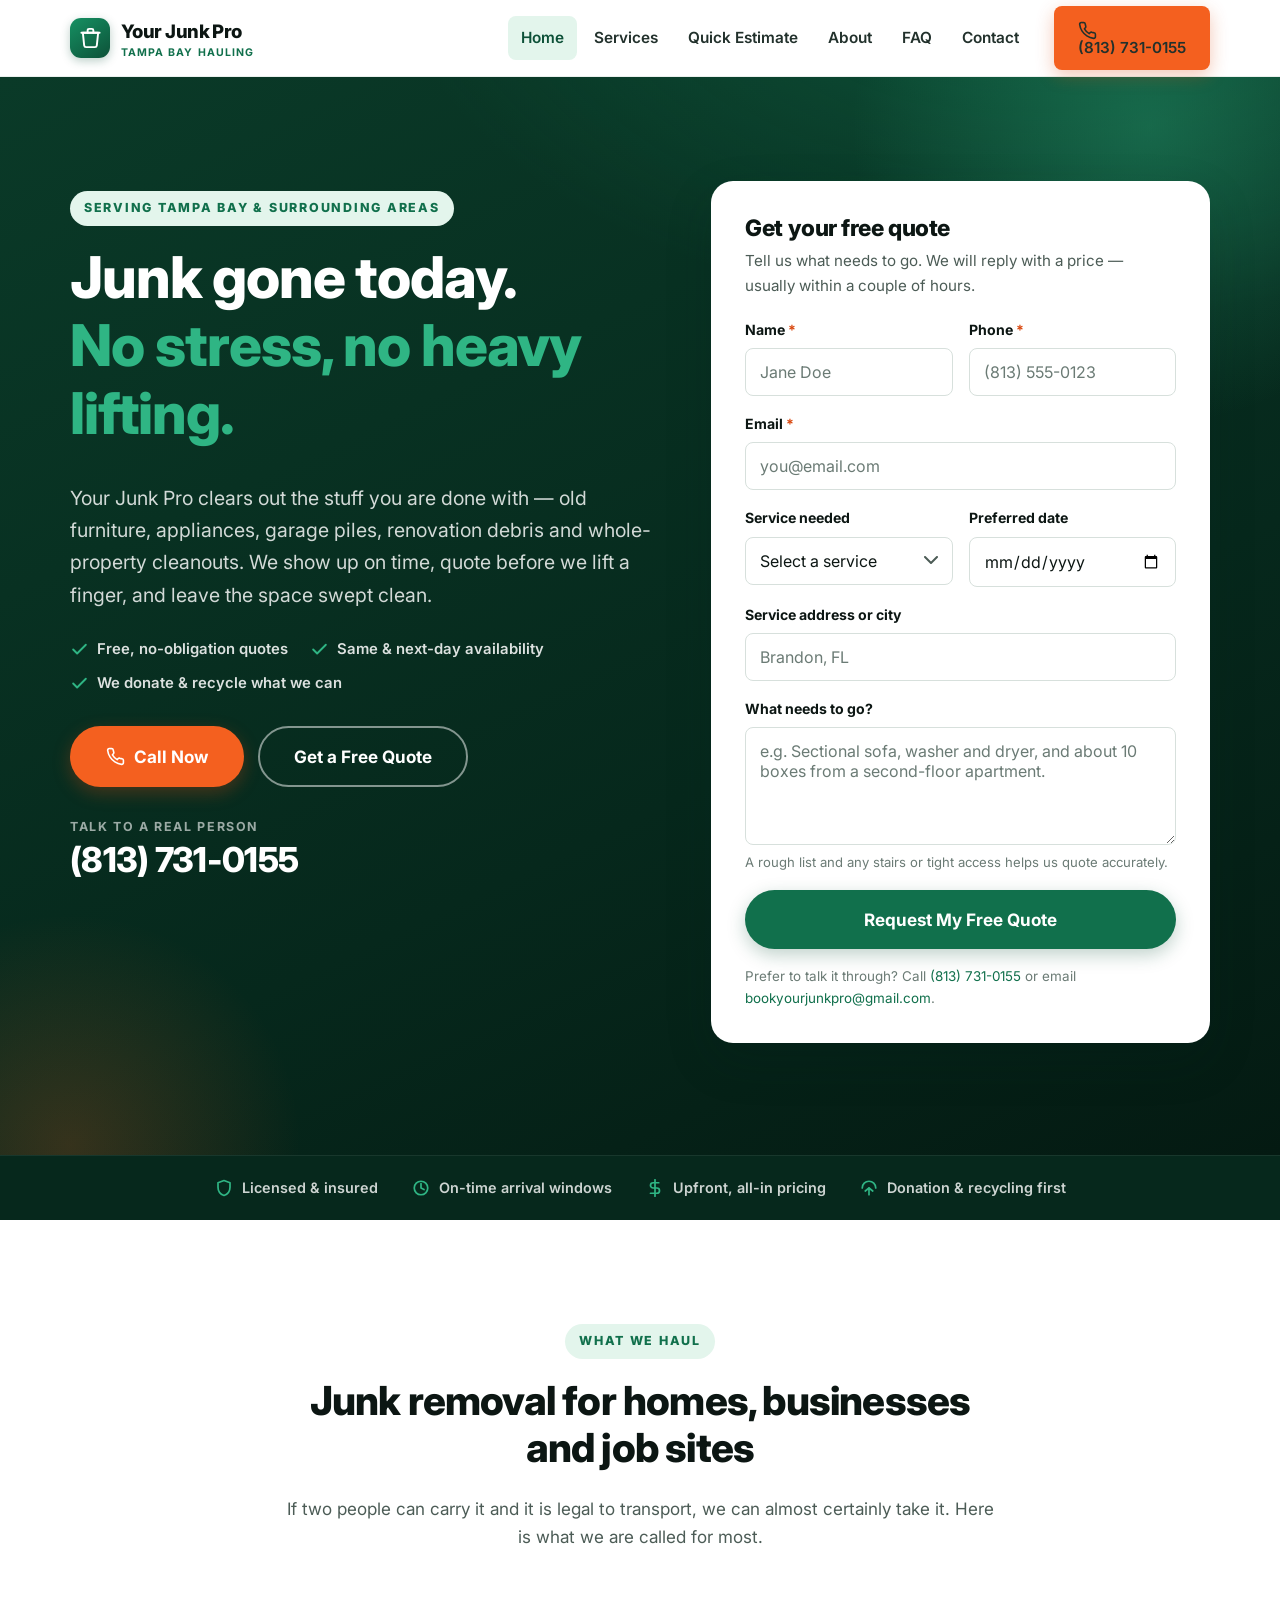
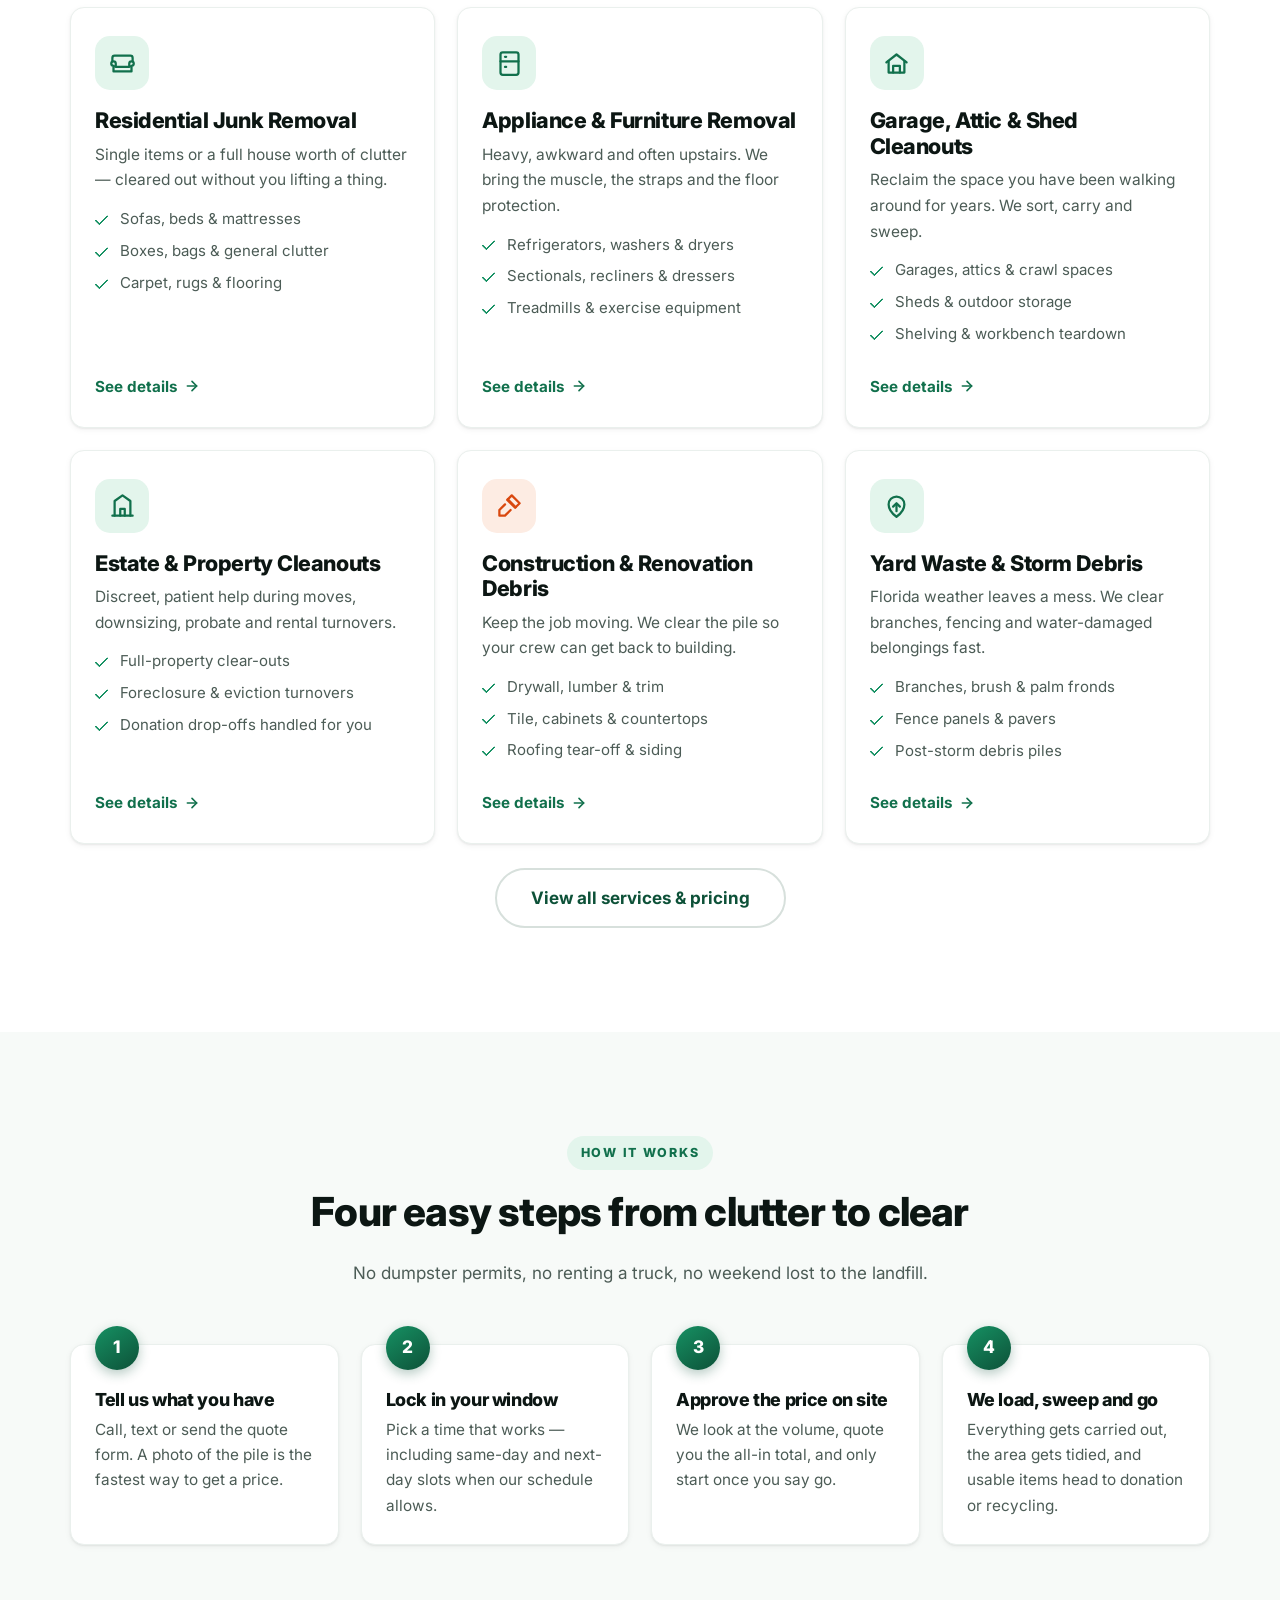
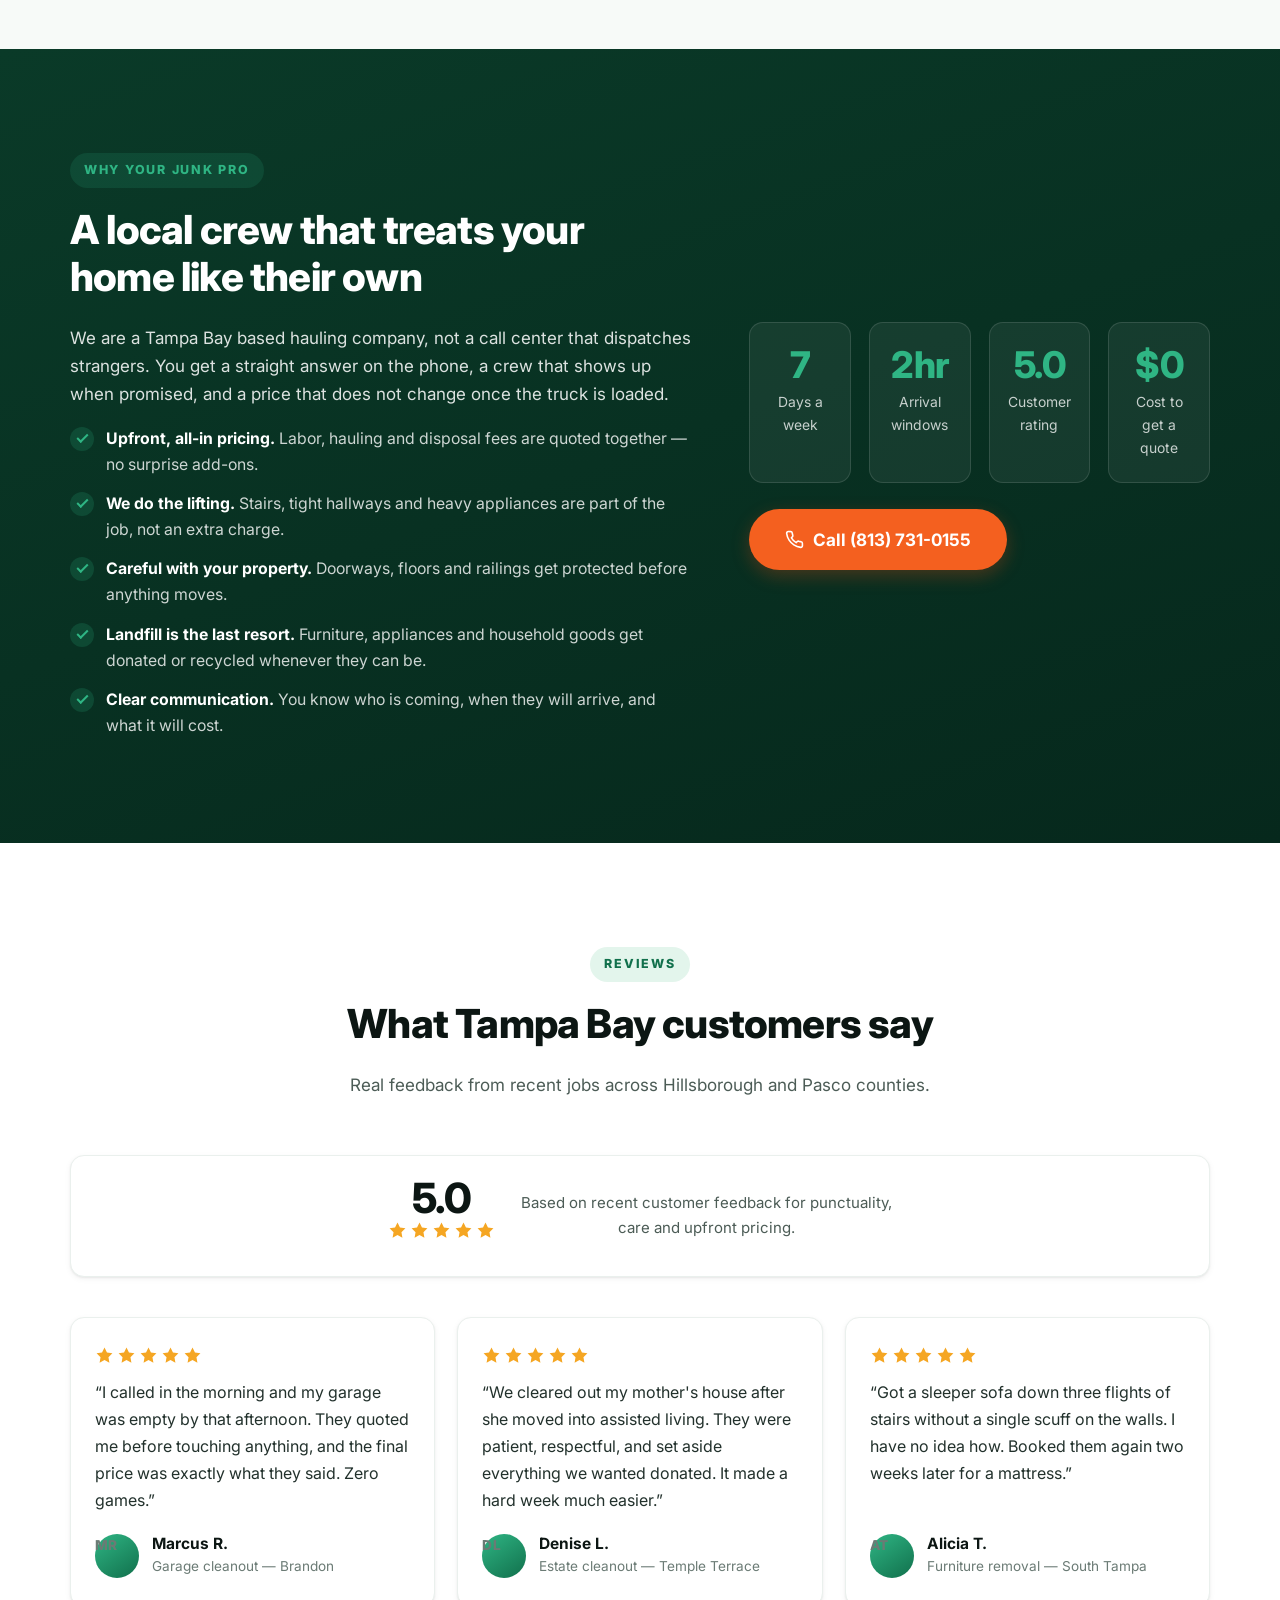
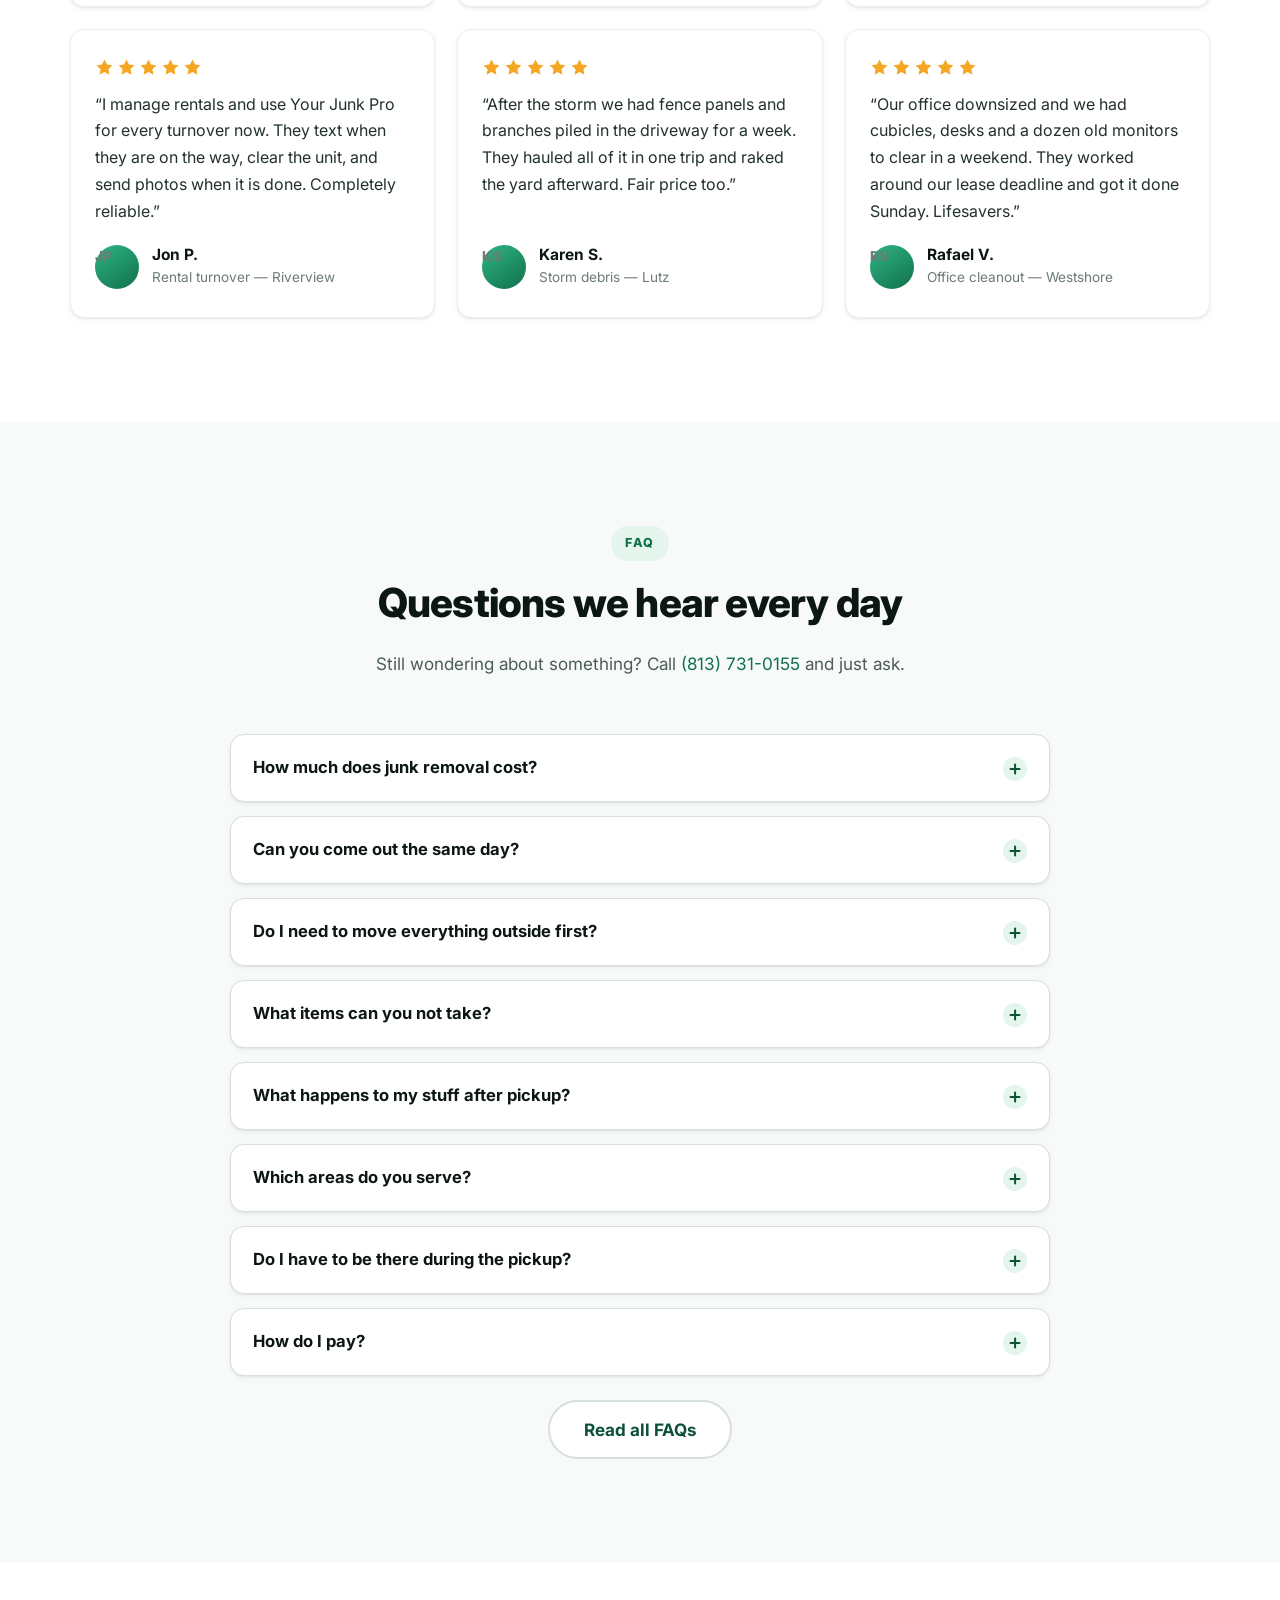
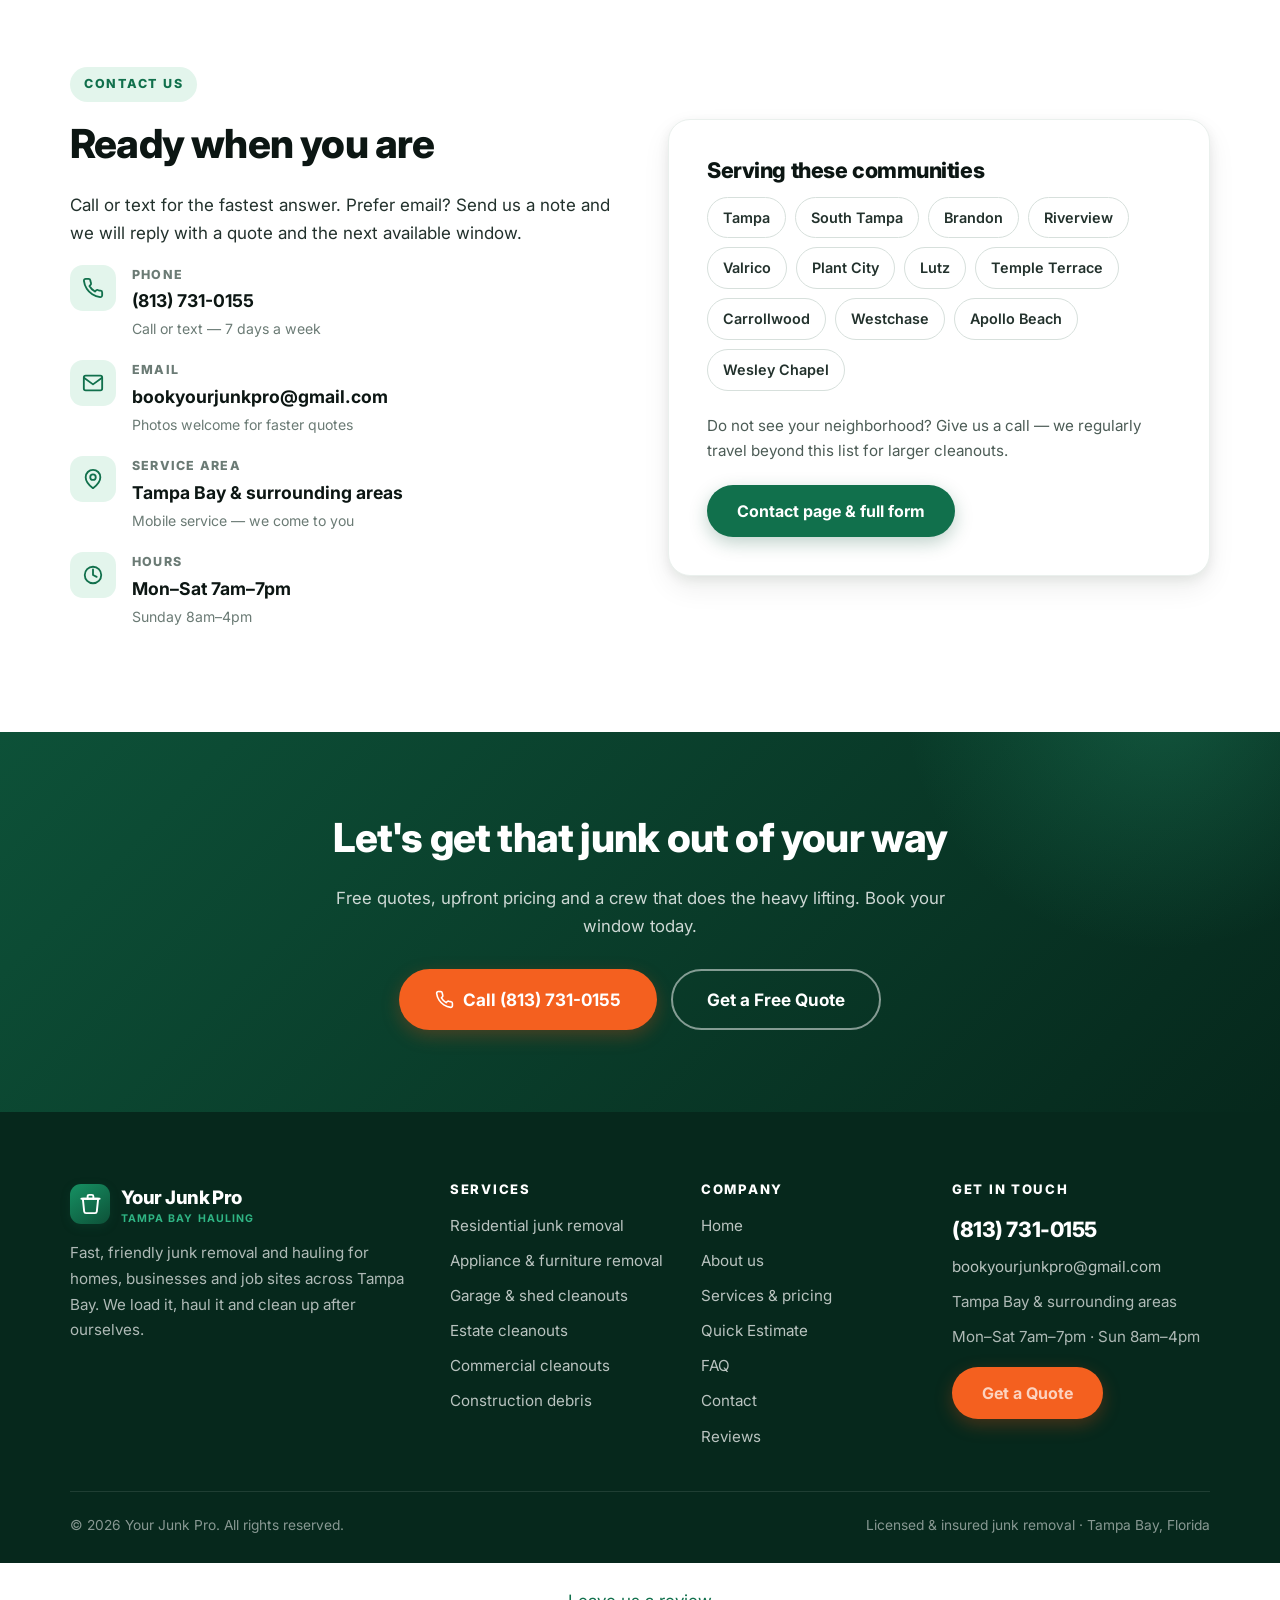
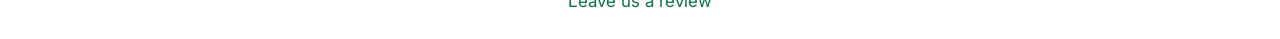
<file: index.html>
<!DOCTYPE html>
<html lang="en">
<head>
<meta charset="utf-8">
<meta name="viewport" content="width=device-width, initial-scale=1">
<title>Your Junk Pro | Junk Removal &amp; Hauling in Tampa Bay, FL</title>
<meta name="description" content="Your Junk Pro provides fast, friendly junk removal and hauling across Tampa Bay. Furniture, appliances, garage and estate cleanouts, construction debris and more. Free quotes — call (813) 731-0155.">
<meta name="keywords" content="junk removal Tampa, hauling, furniture removal, appliance removal, garage cleanout, estate cleanout, construction debris removal, Your Junk Pro">
<meta name="author" content="Your Junk Pro">
<meta name="theme-color" content="#0d5138">
<meta name="robots" content="index, follow">
<link rel="canonical" href="index.html">

<!-- Open Graph / social -->
<meta property="og:type" content="website">
<meta property="og:site_name" content="Your Junk Pro">
<meta property="og:title" content="Your Junk Pro | Junk Removal &amp; Hauling in Tampa Bay, FL">
<meta property="og:description" content="Fast, friendly, upfront-priced junk removal across Tampa Bay. We load it, haul it and sweep up. Call (813) 731-0155 for a free quote.">
<meta property="og:locale" content="en_US">
<meta name="twitter:card" content="summary_large_image">
<meta name="twitter:title" content="Your Junk Pro | Junk Removal &amp; Hauling in Tampa Bay, FL">
<meta name="twitter:description" content="Fast, friendly, upfront-priced junk removal across Tampa Bay. Call (813) 731-0155 for a free quote.">

<!-- Favicon placeholder -->
<link rel="icon" href="favicon.svg" type="image/svg+xml">
<link rel="apple-touch-icon" href="favicon.svg">

<link rel="preconnect" href="https://fonts.googleapis.com">
<link rel="preconnect" href="https://fonts.gstatic.com" crossorigin>
<link href="https://fonts.googleapis.com/css2?family=Inter:wght@400;600;700;800&display=swap" rel="stylesheet">
<link rel="stylesheet" href="assets/css/styles.css">

<script type="application/ld+json">
{
  "@context": "https://schema.org",
  "@type": "LocalBusiness",
  "name": "Your Junk Pro",
  "description": "Junk removal and hauling service serving Tampa Bay, Florida. Residential and commercial cleanouts, furniture and appliance removal, construction debris hauling.",
  "telephone": "+1-813-731-0155",
  "email": "bookyourjunkpro@gmail.com",
  "url": "index.html",
  "areaServed": "Tampa Bay, Florida",
  "priceRange": "$$",
  "openingHoursSpecification": [
    {
      "@type": "OpeningHoursSpecification",
      "dayOfWeek": ["Monday","Tuesday","Wednesday","Thursday","Friday","Saturday"],
      "opens": "07:00",
      "closes": "19:00"
    },
    {
      "@type": "OpeningHoursSpecification",
      "dayOfWeek": "Sunday",
      "opens": "08:00",
      "closes": "16:00"
    }
  ]
}
</script>
</head>
<body>
<a class="skip-link" href="#main">Skip to main content</a>

<!-- ================= HEADER ================= -->
<header class="site-header">
  <div class="container header-inner">
    <a class="brand" href="index.html">
      <span class="brand-mark" aria-hidden="true">
        <svg viewBox="0 0 24 24"><path d="M4 7h16l-1.4 13.2a2 2 0 0 1-2 1.8H7.4a2 2 0 0 1-2-1.8Z"/><path d="M2.5 7h19"/><path d="M9 7V4.6A1.6 1.6 0 0 1 10.6 3h2.8A1.6 1.6 0 0 1 15 4.6V7"/></svg>
      </span>
      <span class="brand-text">Your Junk Pro<small>Tampa Bay Hauling</small></span>
    </a>

    <button class="nav-toggle" type="button" aria-expanded="false" aria-controls="site-nav" aria-label="Toggle navigation menu">
      <span></span><span></span><span></span>
    </button>

    <nav class="site-nav" id="site-nav" aria-label="Main navigation">
      <ul>
        <li><a href="index.html" aria-current="page">Home</a></li>
        <li><a href="services.html">Services</a></li>
        <li><a href="/quickestimate">Quick Estimate</a></li>
        <li><a href="about.html">About</a></li>
        <li><a href="faq.html">FAQ</a></li>
        <li><a href="contact.html">Contact</a></li>
      </ul>
      <div class="nav-cta">
        <a class="btn btn--primary" href="tel:+18137310155">
          <svg class="btn-icon" viewBox="0 0 24 24" aria-hidden="true"><path d="M22 16.9v3a2 2 0 0 1-2.2 2 19.8 19.8 0 0 1-8.6-3.1 19.5 19.5 0 0 1-6-6A19.8 19.8 0 0 1 2.1 4.2 2 2 0 0 1 4.1 2h3a2 2 0 0 1 2 1.7c.1 1 .4 1.9.7 2.8a2 2 0 0 1-.5 2.1L8.1 9.9a16 16 0 0 0 6 6l1.3-1.3a2 2 0 0 1 2.1-.4c.9.3 1.8.6 2.8.7a2 2 0 0 1 1.7 2Z"/></svg>
          (813) 731-0155
        </a>
      </div>
    </nav>
  </div>
</header>

<main id="main">

  <!-- ================= HERO ================= -->
  <section class="hero">
    <div class="container">
      <div class="hero-grid">
        <div class="hero-copy">
          <span class="eyebrow">Serving Tampa Bay &amp; surrounding areas</span>
          <h1>Junk gone today.<br><span class="accent">No stress, no heavy lifting.</span></h1>
          <p class="hero-lead">
            Your Junk Pro clears out the stuff you are done with — old furniture, appliances,
            garage piles, renovation debris and whole-property cleanouts. We show up on time,
            quote before we lift a finger, and leave the space swept clean.
          </p>

          <ul class="hero-badges">
            <li>
              <svg viewBox="0 0 24 24" aria-hidden="true"><path d="M20 6 9 17l-5-5"/></svg>
              Free, no-obligation quotes
            </li>
            <li>
              <svg viewBox="0 0 24 24" aria-hidden="true"><path d="M20 6 9 17l-5-5"/></svg>
              Same &amp; next-day availability
            </li>
            <li>
              <svg viewBox="0 0 24 24" aria-hidden="true"><path d="M20 6 9 17l-5-5"/></svg>
              We donate &amp; recycle what we can
            </li>
          </ul>

          <div class="btn-row" style="margin-top:30px">
            <a class="btn btn--primary btn--lg" href="tel:+18137310155">
              <svg class="btn-icon" viewBox="0 0 24 24" aria-hidden="true"><path d="M22 16.9v3a2 2 0 0 1-2.2 2 19.8 19.8 0 0 1-8.6-3.1 19.5 19.5 0 0 1-6-6A19.8 19.8 0 0 1 2.1 4.2 2 2 0 0 1 4.1 2h3a2 2 0 0 1 2 1.7c.1 1 .4 1.9.7 2.8a2 2 0 0 1-.5 2.1L8.1 9.9a16 16 0 0 0 6 6l1.3-1.3a2 2 0 0 1 2.1-.4c.9.3 1.8.6 2.8.7a2 2 0 0 1 1.7 2Z"/></svg>
              Call Now
            </a>
            <a class="btn btn--ghost btn--lg" href="#quote">Get a Free Quote</a>
          </div>

          <p class="hero-phone">
            <span>Talk to a real person</span>
            <a href="tel:+18137310155">(813) 731-0155</a>
          </p>
        </div>

        <!-- ---------- Quote form ---------- -->
        <div class="hero-card" id="quote">
          <h2>Get your free quote</h2>
          <p class="hero-card-sub">Tell us what needs to go. We will reply with a price — usually within a couple of hours.</p>

          <form
            method="POST"
            action="https://vision.leadrai.com/api/forms/2293cd96c42260ae8669adf683ddcb2d"
            data-leadr-form
            novalidate>

            <div class="form-status" aria-live="polite">
              <svg viewBox="0 0 24 24" aria-hidden="true"><path d="M20 6 9 17l-5-5"/></svg>
              <span class="form-status-text"></span>
            </div>

            <input type="hidden" name="_form" value="Quote request">
            <input type="hidden" name="_page" value="">
            <input type="text" name="_gotcha" tabindex="-1" autocomplete="off" style="display:none">

            <!-- GoHighLevel routing: create/update the contact in sub-account N3pJtrKOSsrBAjWgmbIy -->
            <input type="hidden" name="_crm" value="gohighlevel">
            <input type="hidden" name="_crm_location_id" value="N3pJtrKOSsrBAjWgmbIy">
            <input type="hidden" name="_crm_tags" value="website-lead">
            <input type="hidden" name="Lead Source" value="Website">
            <input type="hidden" name="Website Form" value="Quote request">
            <input type="hidden" name="first_name" value="">
            <input type="hidden" name="last_name" value="">
            <input type="hidden" name="message" value="">

            <div class="form-grid">
              <div class="form-row form-row--2">
                <div class="field">
                  <label for="q-name">Name <span class="req" aria-hidden="true">*</span></label>
                  <input type="text" id="q-name" name="name" autocomplete="name" placeholder="Jane Doe" required>
                </div>
                <div class="field">
                  <label for="q-phone">Phone <span class="req" aria-hidden="true">*</span></label>
                  <input type="tel" id="q-phone" name="phone" autocomplete="tel" placeholder="(813) 555-0123" required>
                </div>
              </div>

              <div class="field">
                <label for="q-email">Email <span class="req" aria-hidden="true">*</span></label>
                <input type="email" id="q-email" name="email" autocomplete="email" placeholder="you@email.com" required>
              </div>

              <div class="form-row form-row--2">
                <div class="field">
                  <label for="q-service">Service needed</label>
                  <select id="q-service" name="Service needed">
                    <option value="">Select a service</option>
                    <option>Residential junk removal</option>
                    <option>Furniture removal</option>
                    <option>Appliance removal</option>
                    <option>Garage, attic or shed cleanout</option>
                    <option>Estate or full-property cleanout</option>
                    <option>Commercial or office cleanout</option>
                    <option>Construction &amp; renovation debris</option>
                    <option>Yard waste &amp; storm debris</option>
                    <option>Hot tub, shed or playset teardown</option>
                    <option>Mattress disposal</option>
                    <option>Something else</option>
                  </select>
                </div>
                <div class="field">
                  <label for="q-date">Preferred date</label>
                  <input type="date" id="q-date" name="Preferred date">
                </div>
              </div>

              <div class="field">
                <label for="q-city">Service address or city</label>
                <input type="text" id="q-city" name="Service address or city" placeholder="Brandon, FL" autocomplete="address-level2">
              </div>

              <div class="field">
                <label for="q-details">What needs to go?</label>
                <textarea id="q-details" name="Job details" placeholder="e.g. Sectional sofa, washer and dryer, and about 10 boxes from a second-floor apartment."></textarea>
                <span class="field-hint">A rough list and any stairs or tight access helps us quote accurately.</span>
              </div>

              <button class="btn btn--green btn--lg btn--block" type="submit">Request My Free Quote</button>
              <p class="form-footnote">
                Prefer to talk it through? Call <a href="tel:+18137310155">(813) 731-0155</a>
                or email <a href="mailto:bookyourjunkpro@gmail.com">bookyourjunkpro@gmail.com</a>.
              </p>
            </div>
          </form>
        </div>
      </div>
    </div>
  </section>

  <!-- ================= TRUST STRIP ================= -->
  <div class="trust-strip">
    <div class="container">
      <ul>
        <li><svg viewBox="0 0 24 24" aria-hidden="true"><path d="M12 2 4 5v6c0 5 3.4 9.4 8 11 4.6-1.6 8-6 8-11V5Z"/></svg> Licensed &amp; insured</li>
        <li><svg viewBox="0 0 24 24" aria-hidden="true"><path d="M12 6v6l4 2"/><circle cx="12" cy="12" r="9"/></svg> On-time arrival windows</li>
        <li><svg viewBox="0 0 24 24" aria-hidden="true"><path d="M12 1v22"/><path d="M17 5H9.5a3.5 3.5 0 0 0 0 7h5a3.5 3.5 0 0 1 0 7H6"/></svg> Upfront, all-in pricing</li>
        <li><svg viewBox="0 0 24 24" aria-hidden="true"><path d="M3 12a9 9 0 0 1 9-9 9 9 0 0 1 9 9"/><path d="m7 16 5-4 5 4"/><path d="M12 21v-9"/></svg> Donation &amp; recycling first</li>
      </ul>
    </div>
  </div>

  <!-- ================= SERVICES ================= -->
  <section class="section" id="services">
    <div class="container">
      <div class="section-head">
        <span class="eyebrow">What we haul</span>
        <h2>Junk removal for homes, businesses and job sites</h2>
        <p>If two people can carry it and it is legal to transport, we can almost certainly take it. Here is what we are called for most.</p>
      </div>

      <div class="grid grid--3">
        <article class="card">
          <div class="icon-badge" aria-hidden="true">
            <svg viewBox="0 0 24 24"><path d="M3 10V7a2 2 0 0 1 2-2h14a2 2 0 0 1 2 2v3"/><path d="M4 10a2 2 0 0 1 2 2v3h12v-3a2 2 0 0 1 2-2 2 2 0 0 1 0 4v5H4v-5a2 2 0 0 1 0-4Z"/></svg>
          </div>
          <h3>Residential Junk Removal</h3>
          <p>Single items or a full house worth of clutter — cleared out without you lifting a thing.</p>
          <ul>
            <li>Sofas, beds &amp; mattresses</li>
            <li>Boxes, bags &amp; general clutter</li>
            <li>Carpet, rugs &amp; flooring</li>
          </ul>
          <a class="card-link" href="services.html#residential">See details <svg viewBox="0 0 24 24" aria-hidden="true"><path d="M5 12h14"/><path d="m12 5 7 7-7 7"/></svg></a>
        </article>

        <article class="card">
          <div class="icon-badge" aria-hidden="true">
            <svg viewBox="0 0 24 24"><rect x="4" y="2" width="16" height="20" rx="2"/><path d="M4 10h16"/><path d="M8 6h1"/><path d="M8 15h1"/></svg>
          </div>
          <h3>Appliance &amp; Furniture Removal</h3>
          <p>Heavy, awkward and often upstairs. We bring the muscle, the straps and the floor protection.</p>
          <ul>
            <li>Refrigerators, washers &amp; dryers</li>
            <li>Sectionals, recliners &amp; dressers</li>
            <li>Treadmills &amp; exercise equipment</li>
          </ul>
          <a class="card-link" href="services.html#appliances">See details <svg viewBox="0 0 24 24" aria-hidden="true"><path d="M5 12h14"/><path d="m12 5 7 7-7 7"/></svg></a>
        </article>

        <article class="card">
          <div class="icon-badge" aria-hidden="true">
            <svg viewBox="0 0 24 24"><path d="m3 11 9-7 9 7"/><path d="M5 10v10h14V10"/><path d="M9 20v-6h6v6"/></svg>
          </div>
          <h3>Garage, Attic &amp; Shed Cleanouts</h3>
          <p>Reclaim the space you have been walking around for years. We sort, carry and sweep.</p>
          <ul>
            <li>Garages, attics &amp; crawl spaces</li>
            <li>Sheds &amp; outdoor storage</li>
            <li>Shelving &amp; workbench teardown</li>
          </ul>
          <a class="card-link" href="services.html#cleanouts">See details <svg viewBox="0 0 24 24" aria-hidden="true"><path d="M5 12h14"/><path d="m12 5 7 7-7 7"/></svg></a>
        </article>

        <article class="card">
          <div class="icon-badge" aria-hidden="true">
            <svg viewBox="0 0 24 24"><path d="M3 21h18"/><path d="M5 21V8l7-5 7 5v13"/><path d="M10 21v-6h4v6"/></svg>
          </div>
          <h3>Estate &amp; Property Cleanouts</h3>
          <p>Discreet, patient help during moves, downsizing, probate and rental turnovers.</p>
          <ul>
            <li>Full-property clear-outs</li>
            <li>Foreclosure &amp; eviction turnovers</li>
            <li>Donation drop-offs handled for you</li>
          </ul>
          <a class="card-link" href="services.html#estate">See details <svg viewBox="0 0 24 24" aria-hidden="true"><path d="M5 12h14"/><path d="m12 5 7 7-7 7"/></svg></a>
        </article>

        <article class="card">
          <div class="icon-badge icon-badge--orange" aria-hidden="true">
            <svg viewBox="0 0 24 24"><path d="m14 3 7 7-4 4-7-7Z"/><path d="m10.5 6.5 7 7"/><path d="M8 11 3 16v5h5l5-5"/></svg>
          </div>
          <h3>Construction &amp; Renovation Debris</h3>
          <p>Keep the job moving. We clear the pile so your crew can get back to building.</p>
          <ul>
            <li>Drywall, lumber &amp; trim</li>
            <li>Tile, cabinets &amp; countertops</li>
            <li>Roofing tear-off &amp; siding</li>
          </ul>
          <a class="card-link" href="services.html#construction">See details <svg viewBox="0 0 24 24" aria-hidden="true"><path d="M5 12h14"/><path d="m12 5 7 7-7 7"/></svg></a>
        </article>

        <article class="card">
          <div class="icon-badge" aria-hidden="true">
            <svg viewBox="0 0 24 24"><path d="M12 22c4-3 7-6.6 7-11a7 7 0 0 0-14 0c0 4.4 3 8 7 11Z"/><path d="M12 11v6"/><path d="m9 13 3-3 3 3"/></svg>
          </div>
          <h3>Yard Waste &amp; Storm Debris</h3>
          <p>Florida weather leaves a mess. We clear branches, fencing and water-damaged belongings fast.</p>
          <ul>
            <li>Branches, brush &amp; palm fronds</li>
            <li>Fence panels &amp; pavers</li>
            <li>Post-storm debris piles</li>
          </ul>
          <a class="card-link" href="services.html#yard">See details <svg viewBox="0 0 24 24" aria-hidden="true"><path d="M5 12h14"/><path d="m12 5 7 7-7 7"/></svg></a>
        </article>
      </div>

      <div class="btn-row btn-row--center mt-24">
        <a class="btn btn--outline btn--lg" href="services.html">View all services &amp; pricing</a>
      </div>
    </div>
  </section>

  <!-- ================= PROCESS ================= -->
  <section class="section section--cream">
    <div class="container">
      <div class="section-head">
        <span class="eyebrow">How it works</span>
        <h2>Four easy steps from clutter to clear</h2>
        <p>No dumpster permits, no renting a truck, no weekend lost to the landfill.</p>
      </div>

      <ol class="steps">
        <li>
          <h3>Tell us what you have</h3>
          <p>Call, text or send the quote form. A photo of the pile is the fastest way to get a price.</p>
        </li>
        <li>
          <h3>Lock in your window</h3>
          <p>Pick a time that works — including same-day and next-day slots when our schedule allows.</p>
        </li>
        <li>
          <h3>Approve the price on site</h3>
          <p>We look at the volume, quote you the all-in total, and only start once you say go.</p>
        </li>
        <li>
          <h3>We load, sweep and go</h3>
          <p>Everything gets carried out, the area gets tidied, and usable items head to donation or recycling.</p>
        </li>
      </ol>
    </div>
  </section>

  <!-- ================= WHY US ================= -->
  <section class="section section--green">
    <div class="container">
      <div class="split split--wide-left">
        <div>
          <span class="eyebrow">Why Your Junk Pro</span>
          <h2>A local crew that treats your home like their own</h2>
          <p>
            We are a Tampa Bay based hauling company, not a call center that dispatches strangers.
            You get a straight answer on the phone, a crew that shows up when promised, and a price
            that does not change once the truck is loaded.
          </p>
          <ul class="checklist">
            <li><strong>Upfront, all-in pricing.</strong> Labor, hauling and disposal fees are quoted together — no surprise add-ons.</li>
            <li><strong>We do the lifting.</strong> Stairs, tight hallways and heavy appliances are part of the job, not an extra charge.</li>
            <li><strong>Careful with your property.</strong> Doorways, floors and railings get protected before anything moves.</li>
            <li><strong>Landfill is the last resort.</strong> Furniture, appliances and household goods get donated or recycled whenever they can be.</li>
            <li><strong>Clear communication.</strong> You know who is coming, when they will arrive, and what it will cost.</li>
          </ul>
        </div>

        <div>
          <ul class="stats">
            <li><span class="stat-num">7</span><span class="stat-label">Days a week</span></li>
            <li><span class="stat-num">2hr</span><span class="stat-label">Arrival windows</span></li>
            <li><span class="stat-num">5.0</span><span class="stat-label">Customer rating</span></li>
            <li><span class="stat-num">$0</span><span class="stat-label">Cost to get a quote</span></li>
          </ul>

          <div class="btn-row" style="margin-top:26px">
            <a class="btn btn--primary btn--lg" href="tel:+18137310155">
              <svg class="btn-icon" viewBox="0 0 24 24" aria-hidden="true"><path d="M22 16.9v3a2 2 0 0 1-2.2 2 19.8 19.8 0 0 1-8.6-3.1 19.5 19.5 0 0 1-6-6A19.8 19.8 0 0 1 2.1 4.2 2 2 0 0 1 4.1 2h3a2 2 0 0 1 2 1.7c.1 1 .4 1.9.7 2.8a2 2 0 0 1-.5 2.1L8.1 9.9a16 16 0 0 0 6 6l1.3-1.3a2 2 0 0 1 2.1-.4c.9.3 1.8.6 2.8.7a2 2 0 0 1 1.7 2Z"/></svg>
              Call (813) 731-0155
            </a>
          </div>
        </div>
      </div>
    </div>
  </section>

  <!-- ================= REVIEWS ================= -->
  <section class="section" id="reviews">
    <div class="container">
      <div class="section-head">
        <span class="eyebrow">Reviews</span>
        <h2>What Tampa Bay customers say</h2>
        <p>Real feedback from recent jobs across Hillsborough and Pasco counties.</p>
      </div>

      <div class="rating-summary">
        <div>
          <span class="score">5.0</span>
          <div class="stars" role="img" aria-label="5 out of 5 stars">
            <svg viewBox="0 0 24 24" aria-hidden="true"><path d="m12 2 3.1 6.3 6.9 1-5 4.9 1.2 6.8-6.2-3.3-6.2 3.3L7 14.2l-5-4.9 6.9-1Z"/></svg>
            <svg viewBox="0 0 24 24" aria-hidden="true"><path d="m12 2 3.1 6.3 6.9 1-5 4.9 1.2 6.8-6.2-3.3-6.2 3.3L7 14.2l-5-4.9 6.9-1Z"/></svg>
            <svg viewBox="0 0 24 24" aria-hidden="true"><path d="m12 2 3.1 6.3 6.9 1-5 4.9 1.2 6.8-6.2-3.3-6.2 3.3L7 14.2l-5-4.9 6.9-1Z"/></svg>
            <svg viewBox="0 0 24 24" aria-hidden="true"><path d="m12 2 3.1 6.3 6.9 1-5 4.9 1.2 6.8-6.2-3.3-6.2 3.3L7 14.2l-5-4.9 6.9-1Z"/></svg>
            <svg viewBox="0 0 24 24" aria-hidden="true"><path d="m12 2 3.1 6.3 6.9 1-5 4.9 1.2 6.8-6.2-3.3-6.2 3.3L7 14.2l-5-4.9 6.9-1Z"/></svg>
          </div>
        </div>
        <p>Based on recent customer feedback for punctuality,<br>care and upfront pricing.</p>
      </div>

      <div class="grid grid--3">
        <article class="review">
          <div class="stars" role="img" aria-label="5 out of 5 stars">
            <svg viewBox="0 0 24 24" aria-hidden="true"><path d="m12 2 3.1 6.3 6.9 1-5 4.9 1.2 6.8-6.2-3.3-6.2 3.3L7 14.2l-5-4.9 6.9-1Z"/></svg>
            <svg viewBox="0 0 24 24" aria-hidden="true"><path d="m12 2 3.1 6.3 6.9 1-5 4.9 1.2 6.8-6.2-3.3-6.2 3.3L7 14.2l-5-4.9 6.9-1Z"/></svg>
            <svg viewBox="0 0 24 24" aria-hidden="true"><path d="m12 2 3.1 6.3 6.9 1-5 4.9 1.2 6.8-6.2-3.3-6.2 3.3L7 14.2l-5-4.9 6.9-1Z"/></svg>
            <svg viewBox="0 0 24 24" aria-hidden="true"><path d="m12 2 3.1 6.3 6.9 1-5 4.9 1.2 6.8-6.2-3.3-6.2 3.3L7 14.2l-5-4.9 6.9-1Z"/></svg>
            <svg viewBox="0 0 24 24" aria-hidden="true"><path d="m12 2 3.1 6.3 6.9 1-5 4.9 1.2 6.8-6.2-3.3-6.2 3.3L7 14.2l-5-4.9 6.9-1Z"/></svg>
          </div>
          <blockquote>I called in the morning and my garage was empty by that afternoon. They quoted me before touching anything, and the final price was exactly what they said. Zero games.</blockquote>
          <div class="review-author">
            <span class="avatar" aria-hidden="true">MR</span>
            <div><strong>Marcus R.</strong><span>Garage cleanout — Brandon</span></div>
          </div>
        </article>

        <article class="review">
          <div class="stars" role="img" aria-label="5 out of 5 stars">
            <svg viewBox="0 0 24 24" aria-hidden="true"><path d="m12 2 3.1 6.3 6.9 1-5 4.9 1.2 6.8-6.2-3.3-6.2 3.3L7 14.2l-5-4.9 6.9-1Z"/></svg>
            <svg viewBox="0 0 24 24" aria-hidden="true"><path d="m12 2 3.1 6.3 6.9 1-5 4.9 1.2 6.8-6.2-3.3-6.2 3.3L7 14.2l-5-4.9 6.9-1Z"/></svg>
            <svg viewBox="0 0 24 24" aria-hidden="true"><path d="m12 2 3.1 6.3 6.9 1-5 4.9 1.2 6.8-6.2-3.3-6.2 3.3L7 14.2l-5-4.9 6.9-1Z"/></svg>
            <svg viewBox="0 0 24 24" aria-hidden="true"><path d="m12 2 3.1 6.3 6.9 1-5 4.9 1.2 6.8-6.2-3.3-6.2 3.3L7 14.2l-5-4.9 6.9-1Z"/></svg>
            <svg viewBox="0 0 24 24" aria-hidden="true"><path d="m12 2 3.1 6.3 6.9 1-5 4.9 1.2 6.8-6.2-3.3-6.2 3.3L7 14.2l-5-4.9 6.9-1Z"/></svg>
          </div>
          <blockquote>We cleared out my mother's house after she moved into assisted living. They were patient, respectful, and set aside everything we wanted donated. It made a hard week much easier.</blockquote>
          <div class="review-author">
            <span class="avatar" aria-hidden="true">DL</span>
            <div><strong>Denise L.</strong><span>Estate cleanout — Temple Terrace</span></div>
          </div>
        </article>

        <article class="review">
          <div class="stars" role="img" aria-label="5 out of 5 stars">
            <svg viewBox="0 0 24 24" aria-hidden="true"><path d="m12 2 3.1 6.3 6.9 1-5 4.9 1.2 6.8-6.2-3.3-6.2 3.3L7 14.2l-5-4.9 6.9-1Z"/></svg>
            <svg viewBox="0 0 24 24" aria-hidden="true"><path d="m12 2 3.1 6.3 6.9 1-5 4.9 1.2 6.8-6.2-3.3-6.2 3.3L7 14.2l-5-4.9 6.9-1Z"/></svg>
            <svg viewBox="0 0 24 24" aria-hidden="true"><path d="m12 2 3.1 6.3 6.9 1-5 4.9 1.2 6.8-6.2-3.3-6.2 3.3L7 14.2l-5-4.9 6.9-1Z"/></svg>
            <svg viewBox="0 0 24 24" aria-hidden="true"><path d="m12 2 3.1 6.3 6.9 1-5 4.9 1.2 6.8-6.2-3.3-6.2 3.3L7 14.2l-5-4.9 6.9-1Z"/></svg>
            <svg viewBox="0 0 24 24" aria-hidden="true"><path d="m12 2 3.1 6.3 6.9 1-5 4.9 1.2 6.8-6.2-3.3-6.2 3.3L7 14.2l-5-4.9 6.9-1Z"/></svg>
          </div>
          <blockquote>Got a sleeper sofa down three flights of stairs without a single scuff on the walls. I have no idea how. Booked them again two weeks later for a mattress.</blockquote>
          <div class="review-author">
            <span class="avatar" aria-hidden="true">AT</span>
            <div><strong>Alicia T.</strong><span>Furniture removal — South Tampa</span></div>
          </div>
        </article>

        <article class="review">
          <div class="stars" role="img" aria-label="5 out of 5 stars">
            <svg viewBox="0 0 24 24" aria-hidden="true"><path d="m12 2 3.1 6.3 6.9 1-5 4.9 1.2 6.8-6.2-3.3-6.2 3.3L7 14.2l-5-4.9 6.9-1Z"/></svg>
            <svg viewBox="0 0 24 24" aria-hidden="true"><path d="m12 2 3.1 6.3 6.9 1-5 4.9 1.2 6.8-6.2-3.3-6.2 3.3L7 14.2l-5-4.9 6.9-1Z"/></svg>
            <svg viewBox="0 0 24 24" aria-hidden="true"><path d="m12 2 3.1 6.3 6.9 1-5 4.9 1.2 6.8-6.2-3.3-6.2 3.3L7 14.2l-5-4.9 6.9-1Z"/></svg>
            <svg viewBox="0 0 24 24" aria-hidden="true"><path d="m12 2 3.1 6.3 6.9 1-5 4.9 1.2 6.8-6.2-3.3-6.2 3.3L7 14.2l-5-4.9 6.9-1Z"/></svg>
            <svg viewBox="0 0 24 24" aria-hidden="true"><path d="m12 2 3.1 6.3 6.9 1-5 4.9 1.2 6.8-6.2-3.3-6.2 3.3L7 14.2l-5-4.9 6.9-1Z"/></svg>
          </div>
          <blockquote>I manage rentals and use Your Junk Pro for every turnover now. They text when they are on the way, clear the unit, and send photos when it is done. Completely reliable.</blockquote>
          <div class="review-author">
            <span class="avatar" aria-hidden="true">JP</span>
            <div><strong>Jon P.</strong><span>Rental turnover — Riverview</span></div>
          </div>
        </article>

        <article class="review">
          <div class="stars" role="img" aria-label="5 out of 5 stars">
            <svg viewBox="0 0 24 24" aria-hidden="true"><path d="m12 2 3.1 6.3 6.9 1-5 4.9 1.2 6.8-6.2-3.3-6.2 3.3L7 14.2l-5-4.9 6.9-1Z"/></svg>
            <svg viewBox="0 0 24 24" aria-hidden="true"><path d="m12 2 3.1 6.3 6.9 1-5 4.9 1.2 6.8-6.2-3.3-6.2 3.3L7 14.2l-5-4.9 6.9-1Z"/></svg>
            <svg viewBox="0 0 24 24" aria-hidden="true"><path d="m12 2 3.1 6.3 6.9 1-5 4.9 1.2 6.8-6.2-3.3-6.2 3.3L7 14.2l-5-4.9 6.9-1Z"/></svg>
            <svg viewBox="0 0 24 24" aria-hidden="true"><path d="m12 2 3.1 6.3 6.9 1-5 4.9 1.2 6.8-6.2-3.3-6.2 3.3L7 14.2l-5-4.9 6.9-1Z"/></svg>
            <svg viewBox="0 0 24 24" aria-hidden="true"><path d="m12 2 3.1 6.3 6.9 1-5 4.9 1.2 6.8-6.2-3.3-6.2 3.3L7 14.2l-5-4.9 6.9-1Z"/></svg>
          </div>
          <blockquote>After the storm we had fence panels and branches piled in the driveway for a week. They hauled all of it in one trip and raked the yard afterward. Fair price too.</blockquote>
          <div class="review-author">
            <span class="avatar" aria-hidden="true">KS</span>
            <div><strong>Karen S.</strong><span>Storm debris — Lutz</span></div>
          </div>
        </article>

        <article class="review">
          <div class="stars" role="img" aria-label="5 out of 5 stars">
            <svg viewBox="0 0 24 24" aria-hidden="true"><path d="m12 2 3.1 6.3 6.9 1-5 4.9 1.2 6.8-6.2-3.3-6.2 3.3L7 14.2l-5-4.9 6.9-1Z"/></svg>
            <svg viewBox="0 0 24 24" aria-hidden="true"><path d="m12 2 3.1 6.3 6.9 1-5 4.9 1.2 6.8-6.2-3.3-6.2 3.3L7 14.2l-5-4.9 6.9-1Z"/></svg>
            <svg viewBox="0 0 24 24" aria-hidden="true"><path d="m12 2 3.1 6.3 6.9 1-5 4.9 1.2 6.8-6.2-3.3-6.2 3.3L7 14.2l-5-4.9 6.9-1Z"/></svg>
            <svg viewBox="0 0 24 24" aria-hidden="true"><path d="m12 2 3.1 6.3 6.9 1-5 4.9 1.2 6.8-6.2-3.3-6.2 3.3L7 14.2l-5-4.9 6.9-1Z"/></svg>
            <svg viewBox="0 0 24 24" aria-hidden="true"><path d="m12 2 3.1 6.3 6.9 1-5 4.9 1.2 6.8-6.2-3.3-6.2 3.3L7 14.2l-5-4.9 6.9-1Z"/></svg>
          </div>
          <blockquote>Our office downsized and we had cubicles, desks and a dozen old monitors to clear in a weekend. They worked around our lease deadline and got it done Sunday. Lifesavers.</blockquote>
          <div class="review-author">
            <span class="avatar" aria-hidden="true">RV</span>
            <div><strong>Rafael V.</strong><span>Office cleanout — Westshore</span></div>
          </div>
        </article>
      </div>
    </div>
  </section>

  <!-- ================= FAQ ================= -->
  <section class="section section--cream" id="faq">
    <div class="container">
      <div class="section-head">
        <span class="eyebrow">FAQ</span>
        <h2>Questions we hear every day</h2>
        <p>Still wondering about something? Call <a href="tel:+18137310155">(813) 731-0155</a> and just ask.</p>
      </div>

      <div class="faq-list">
        <div class="faq-item">
          <h3 style="margin:0;font-size:inherit">
            <button class="faq-q" type="button" aria-expanded="false" aria-controls="faq-a1" id="faq-q1">
              How much does junk removal cost?
              <span class="faq-icon" aria-hidden="true"></span>
            </button>
          </h3>
          <div class="faq-a" id="faq-a1" role="region" aria-labelledby="faq-q1" hidden>
            <p>Pricing is based on how much room your items take up in the truck, plus any disposal fees for the material. Because every pile is different, we give you an exact, all-in price before we start loading — and you are free to decline it.</p>
            <p>Quotes are always free. Send a photo of the pile for the fastest estimate.</p>
          </div>
        </div>

        <div class="faq-item">
          <h3 style="margin:0;font-size:inherit">
            <button class="faq-q" type="button" aria-expanded="false" aria-controls="faq-a2" id="faq-q2">
              Can you come out the same day?
              <span class="faq-icon" aria-hidden="true"></span>
            </button>
          </h3>
          <div class="faq-a" id="faq-a2" role="region" aria-labelledby="faq-q2" hidden>
            <p>Often, yes. Same-day and next-day slots are available when our schedule allows, and we keep room for urgent jobs like closings, move-outs and storm cleanups. Call <a href="tel:+18137310155">(813) 731-0155</a> and we will tell you honestly what is open today.</p>
          </div>
        </div>

        <div class="faq-item">
          <h3 style="margin:0;font-size:inherit">
            <button class="faq-q" type="button" aria-expanded="false" aria-controls="faq-a3" id="faq-q3">
              Do I need to move everything outside first?
              <span class="faq-icon" aria-hidden="true"></span>
            </button>
          </h3>
          <div class="faq-a" id="faq-a3" role="region" aria-labelledby="faq-q3" hidden>
            <p>No. That is the whole point of hiring us. Point at what you want gone — upstairs, in the attic, behind the shed — and we carry it out. Stairs and tight access are part of the job, not a surcharge.</p>
          </div>
        </div>

        <div class="faq-item">
          <h3 style="margin:0;font-size:inherit">
            <button class="faq-q" type="button" aria-expanded="false" aria-controls="faq-a4" id="faq-q4">
              What items can you not take?
              <span class="faq-icon" aria-hidden="true"></span>
            </button>
          </h3>
          <div class="faq-a" id="faq-a4" role="region" aria-labelledby="faq-q4" hidden>
            <p>For safety and legal reasons we cannot haul hazardous materials. That generally includes:</p>
            <ul>
              <li>Paint, solvents, oil, fuel and chemicals</li>
              <li>Asbestos and other regulated materials</li>
              <li>Medical or biohazardous waste</li>
              <li>Propane tanks and ammunition</li>
            </ul>
            <p>If you are unsure about something, call and ask — we will tell you straight away and can usually point you to the right disposal site.</p>
          </div>
        </div>

        <div class="faq-item">
          <h3 style="margin:0;font-size:inherit">
            <button class="faq-q" type="button" aria-expanded="false" aria-controls="faq-a5" id="faq-q5">
              What happens to my stuff after pickup?
              <span class="faq-icon" aria-hidden="true"></span>
            </button>
          </h3>
          <div class="faq-a" id="faq-a5" role="region" aria-labelledby="faq-q5" hidden>
            <p>Landfill is our last resort. Furniture, appliances, electronics, metal and household goods in usable condition are routed to donation centers and recycling facilities whenever possible. Only what truly cannot be reused or recycled is disposed of.</p>
          </div>
        </div>

        <div class="faq-item">
          <h3 style="margin:0;font-size:inherit">
            <button class="faq-q" type="button" aria-expanded="false" aria-controls="faq-a6" id="faq-q6">
              Which areas do you serve?
              <span class="faq-icon" aria-hidden="true"></span>
            </button>
          </h3>
          <div class="faq-a" id="faq-a6" role="region" aria-labelledby="faq-q6" hidden>
            <p>We cover Tampa and the surrounding Tampa Bay communities, including Brandon, Riverview, Valrico, Plant City, Lutz, Temple Terrace, Carrollwood, Westchase, Apollo Beach and Wesley Chapel. Just outside that list? Call us — we often travel a bit further for larger jobs.</p>
          </div>
        </div>

        <div class="faq-item">
          <h3 style="margin:0;font-size:inherit">
            <button class="faq-q" type="button" aria-expanded="false" aria-controls="faq-a7" id="faq-q7">
              Do I have to be there during the pickup?
              <span class="faq-icon" aria-hidden="true"></span>
            </button>
          </h3>
          <div class="faq-a" id="faq-a7" role="region" aria-labelledby="faq-q7" hidden>
            <p>Not always. For rentals, estates and curbside piles we can often work from photos and instructions, approve the price by phone, and send you confirmation once the job is finished. Many property managers book us this way.</p>
          </div>
        </div>

        <div class="faq-item">
          <h3 style="margin:0;font-size:inherit">
            <button class="faq-q" type="button" aria-expanded="false" aria-controls="faq-a8" id="faq-q8">
              How do I pay?
              <span class="faq-icon" aria-hidden="true"></span>
            </button>
          </h3>
          <div class="faq-a" id="faq-a8" role="region" aria-labelledby="faq-q8" hidden>
            <p>Payment is collected once the work is done and you are happy with the result. We accept major credit and debit cards, cash and common digital payment apps. Businesses and property managers can request an invoice.</p>
          </div>
        </div>
      </div>

      <div class="btn-row btn-row--center mt-24">
        <a class="btn btn--outline btn--lg" href="faq.html">Read all FAQs</a>
      </div>
    </div>
  </section>

  <!-- ================= CONTACT ================= -->
  <section class="section" id="contact">
    <div class="container">
      <div class="split">
        <div>
          <span class="eyebrow">Contact us</span>
          <h2>Ready when you are</h2>
          <p>Call or text for the fastest answer. Prefer email? Send us a note and we will reply with a quote and the next available window.</p>

          <ul class="contact-list">
            <li>
              <span class="icon-badge" aria-hidden="true">
                <svg viewBox="0 0 24 24"><path d="M22 16.9v3a2 2 0 0 1-2.2 2 19.8 19.8 0 0 1-8.6-3.1 19.5 19.5 0 0 1-6-6A19.8 19.8 0 0 1 2.1 4.2 2 2 0 0 1 4.1 2h3a2 2 0 0 1 2 1.7c.1 1 .4 1.9.7 2.8a2 2 0 0 1-.5 2.1L8.1 9.9a16 16 0 0 0 6 6l1.3-1.3a2 2 0 0 1 2.1-.4c.9.3 1.8.6 2.8.7a2 2 0 0 1 1.7 2Z"/></svg>
              </span>
              <div>
                <span class="c-label">Phone</span>
                <a class="c-value" href="tel:+18137310155">(813) 731-0155</a>
                <span class="c-note">Call or text — 7 days a week</span>
              </div>
            </li>
            <li>
              <span class="icon-badge" aria-hidden="true">
                <svg viewBox="0 0 24 24"><rect x="2" y="4" width="20" height="16" rx="2"/><path d="m2.5 6.5 9.5 7 9.5-7"/></svg>
              </span>
              <div>
                <span class="c-label">Email</span>
                <a class="c-value" href="mailto:bookyourjunkpro@gmail.com">bookyourjunkpro@gmail.com</a>
                <span class="c-note">Photos welcome for faster quotes</span>
              </div>
            </li>
            <li>
              <span class="icon-badge" aria-hidden="true">
                <svg viewBox="0 0 24 24"><path d="M20 10c0 6-8 12-8 12s-8-6-8-12a8 8 0 0 1 16 0Z"/><circle cx="12" cy="10" r="3"/></svg>
              </span>
              <div>
                <span class="c-label">Service area</span>
                <span class="c-value">Tampa Bay &amp; surrounding areas</span>
                <span class="c-note">Mobile service — we come to you</span>
              </div>
            </li>
            <li>
              <span class="icon-badge" aria-hidden="true">
                <svg viewBox="0 0 24 24"><circle cx="12" cy="12" r="9"/><path d="M12 6v6l4 2"/></svg>
              </span>
              <div>
                <span class="c-label">Hours</span>
                <span class="c-value">Mon–Sat 7am–7pm</span>
                <span class="c-note">Sunday 8am–4pm</span>
              </div>
            </li>
          </ul>
        </div>

        <div class="panel">
          <h3>Serving these communities</h3>
          <ul class="area-list">
            <li><span>Tampa</span></li>
            <li><span>South Tampa</span></li>
            <li><span>Brandon</span></li>
            <li><span>Riverview</span></li>
            <li><span>Valrico</span></li>
            <li><span>Plant City</span></li>
            <li><span>Lutz</span></li>
            <li><span>Temple Terrace</span></li>
            <li><span>Carrollwood</span></li>
            <li><span>Westchase</span></li>
            <li><span>Apollo Beach</span></li>
            <li><span>Wesley Chapel</span></li>
          </ul>
          <p style="margin-top:22px;margin-bottom:0;color:var(--ink-500);font-size:0.95rem">
            Do not see your neighborhood? Give us a call — we regularly travel beyond this list for larger cleanouts.
          </p>
          <div class="btn-row" style="margin-top:22px">
            <a class="btn btn--green" href="contact.html">Contact page &amp; full form</a>
          </div>
        </div>
      </div>
    </div>
  </section>

  <!-- ================= CTA BAND ================= -->
  <section class="cta-band">
    <div class="container">
      <h2>Let's get that junk out of your way</h2>
      <p>Free quotes, upfront pricing and a crew that does the heavy lifting. Book your window today.</p>
      <div class="btn-row btn-row--center">
        <a class="btn btn--primary btn--lg" href="tel:+18137310155">
          <svg class="btn-icon" viewBox="0 0 24 24" aria-hidden="true"><path d="M22 16.9v3a2 2 0 0 1-2.2 2 19.8 19.8 0 0 1-8.6-3.1 19.5 19.5 0 0 1-6-6A19.8 19.8 0 0 1 2.1 4.2 2 2 0 0 1 4.1 2h3a2 2 0 0 1 2 1.7c.1 1 .4 1.9.7 2.8a2 2 0 0 1-.5 2.1L8.1 9.9a16 16 0 0 0 6 6l1.3-1.3a2 2 0 0 1 2.1-.4c.9.3 1.8.6 2.8.7a2 2 0 0 1 1.7 2Z"/></svg>
          Call (813) 731-0155
        </a>
        <a class="btn btn--ghost btn--lg" href="#quote">Get a Free Quote</a>
      </div>
    </div>
  </section>

</main>

<!-- ================= FOOTER ================= -->
<footer class="site-footer">
  <div class="container footer-grid">
    <div>
      <a class="brand" href="index.html">
        <span class="brand-mark" aria-hidden="true">
          <svg viewBox="0 0 24 24"><path d="M4 7h16l-1.4 13.2a2 2 0 0 1-2 1.8H7.4a2 2 0 0 1-2-1.8Z"/><path d="M2.5 7h19"/><path d="M9 7V4.6A1.6 1.6 0 0 1 10.6 3h2.8A1.6 1.6 0 0 1 15 4.6V7"/></svg>
        </span>
        <span class="brand-text">Your Junk Pro<small>Tampa Bay Hauling</small></span>
      </a>
      <p>Fast, friendly junk removal and hauling for homes, businesses and job sites across Tampa Bay. We load it, haul it and clean up after ourselves.</p>
    </div>

    <div>
      <h3>Services</h3>
      <ul>
        <li><a href="services.html#residential">Residential junk removal</a></li>
        <li><a href="services.html#appliances">Appliance &amp; furniture removal</a></li>
        <li><a href="services.html#cleanouts">Garage &amp; shed cleanouts</a></li>
        <li><a href="services.html#estate">Estate cleanouts</a></li>
        <li><a href="services.html#commercial">Commercial cleanouts</a></li>
        <li><a href="services.html#construction">Construction debris</a></li>
      </ul>
    </div>

    <div>
      <h3>Company</h3>
      <ul>
        <li><a href="index.html">Home</a></li>
        <li><a href="about.html">About us</a></li>
        <li><a href="services.html">Services &amp; pricing</a></li>
        <li><a href="/quickestimate">Quick Estimate</a></li>
        <li><a href="faq.html">FAQ</a></li>
        <li><a href="contact.html">Contact</a></li>
        <li><a href="index.html#reviews">Reviews</a></li>
      </ul>
    </div>

    <div>
      <h3>Get in touch</h3>
      <a class="footer-phone" href="tel:+18137310155">(813) 731-0155</a>
      <ul>
        <li><a href="mailto:bookyourjunkpro@gmail.com">bookyourjunkpro@gmail.com</a></li>
        <li>Tampa Bay &amp; surrounding areas</li>
        <li>Mon–Sat 7am–7pm · Sun 8am–4pm</li>
      </ul>
      <div class="btn-row" style="margin-top:18px">
        <a class="btn btn--primary" href="#quote">Get a Quote</a>
      </div>
    </div>
  </div>

  <div class="container">
    <div class="footer-bottom">
      <p>&copy; <span data-year>2026</span> Your Junk Pro. All rights reserved.</p>
      <p>Licensed &amp; insured junk removal · Tampa Bay, Florida</p>
    </div>
  </div>
</footer>

<!-- ================= MOBILE CALL BAR ================= -->
<div class="call-bar">
  <a class="cb-call" href="tel:+18137310155">
    <svg viewBox="0 0 24 24" aria-hidden="true"><path d="M22 16.9v3a2 2 0 0 1-2.2 2 19.8 19.8 0 0 1-8.6-3.1 19.5 19.5 0 0 1-6-6A19.8 19.8 0 0 1 2.1 4.2 2 2 0 0 1 4.1 2h3a2 2 0 0 1 2 1.7c.1 1 .4 1.9.7 2.8a2 2 0 0 1-.5 2.1L8.1 9.9a16 16 0 0 0 6 6l1.3-1.3a2 2 0 0 1 2.1-.4c.9.3 1.8.6 2.8.7a2 2 0 0 1 1.7 2Z"/></svg>
    Call Now
  </a>
  <a class="cb-quote" href="#quote">
    <svg viewBox="0 0 24 24" aria-hidden="true"><path d="M14 2H6a2 2 0 0 0-2 2v16a2 2 0 0 0 2 2h12a2 2 0 0 0 2-2V8Z"/><path d="M14 2v6h6"/><path d="M9 15h6"/></svg>
    Get a Quote
  </a>
</div>

<script src="assets/js/main.js"></script>
<p data-lv-review="1" style="text-align:center;margin:24px 0"><a href="/review">Leave us a review</a></p>
<script defer src="https://static.cloudflareinsights.com/beacon.min.js" data-cf-beacon='{"token": "0a932598fc5b4cc9baf156d875620bd1"}'></script>
<script defer data-lv-track src="https://vision.leadrai.com/api/forms/2293cd96c42260ae8669adf683ddcb2d/t.js"></script>
<script src="https://vision.leadrai.com/widget/loader.js" data-lv-widget data-kind="chatbot" data-widget="ea0c756c-3263-42bd-bd51-1d617dccd952" async></script>
<script src="https://vision.leadrai.com/widget/loader.js" data-lv-widget data-kind="voice" data-widget="a842dbe7-b2aa-47ea-8516-42fa8f49cb42" async></script>
</body>
</html>
</file>
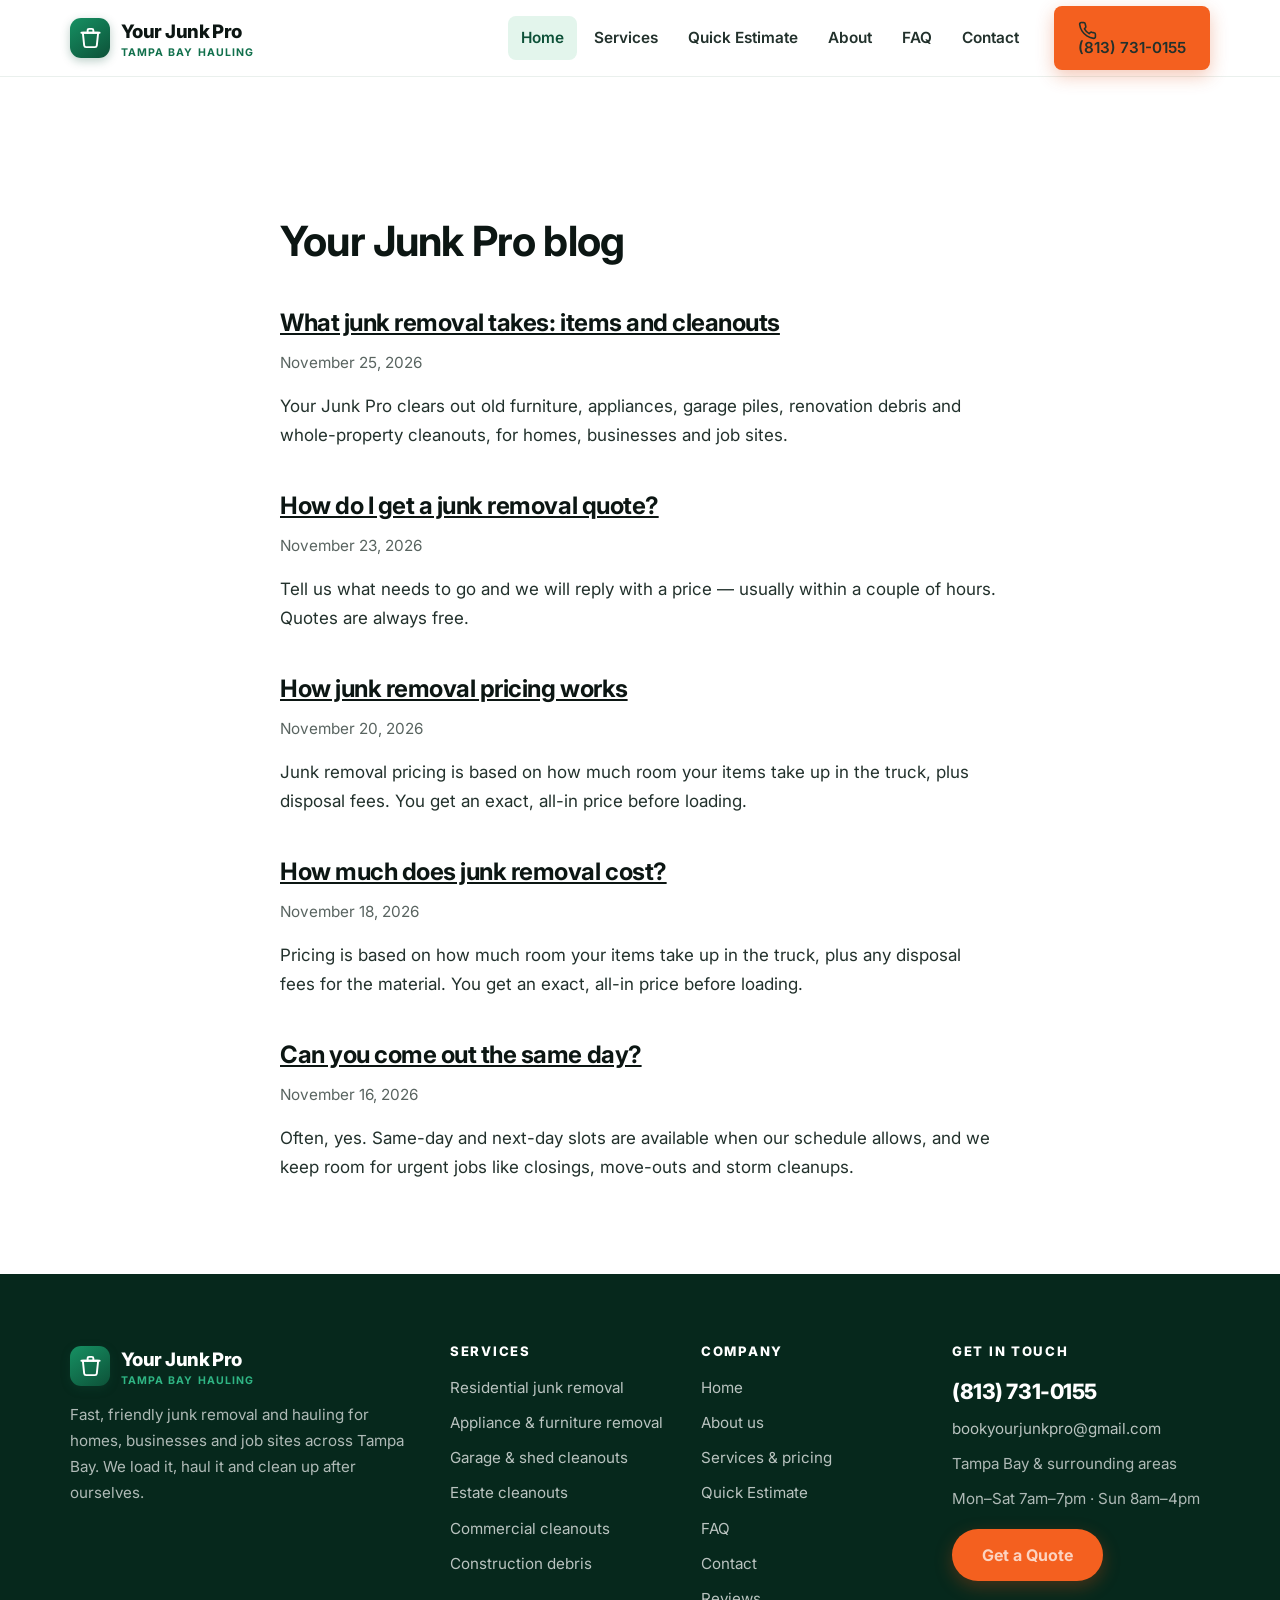
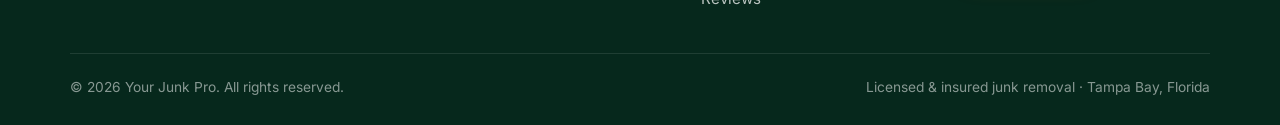
<file: blog/index.html>
<!doctype html>
<html lang="en">
<head>
<meta charset="utf-8">
<meta name="viewport" content="width=device-width, initial-scale=1">
<meta name="theme-color" content="#0d5138">
<link rel="icon" href="/favicon.svg" type="image/svg+xml">
<link rel="apple-touch-icon" href="/favicon.svg">
<link rel="preconnect" href="https://fonts.googleapis.com/">
<link rel="preconnect" href="https://fonts.gstatic.com/" crossorigin>
<link rel="stylesheet" href="https://fonts.googleapis.com/css2?family=Inter:wght@400;600;700;800&amp;display=swap">
<link rel="stylesheet" href="/assets/css/styles.css">
<script src="/assets/js/main.js"></script>
<title>Blog | Your Junk Pro</title>
<meta name="description" content="Articles and answers from Your Junk Pro.">
<link rel="canonical" href="https://www.yourjunkpro.com/blog/">
<meta property="og:type" content="article">
<meta property="og:title" content="Blog | Your Junk Pro">
<meta property="og:description" content="Articles and answers from Your Junk Pro.">
<meta property="og:url" content="https://www.yourjunkpro.com/blog/">
<style>.lv-blog{box-sizing:border-box;max-width:760px;margin:0 auto;padding:clamp(96px,12vw,140px) 20px 64px;line-height:1.7;font-size:1.0625rem}.lv-blog h1{font-size:clamp(1.9rem,4vw,2.6rem);line-height:1.2;font-weight:700;margin:0 0 16px}.lv-blog h2{font-size:1.5rem;line-height:1.3;font-weight:700;margin:40px 0 12px}.lv-blog h3{font-size:1.15rem;line-height:1.4;font-weight:600;margin:24px 0 8px}.lv-blog p{margin:0 0 16px}.lv-blog ul{list-style:disc;padding-left:1.4em;margin:0 0 16px}.lv-blog li{margin:0 0 8px}.lv-blog a{color:inherit;text-decoration:underline;text-underline-offset:2px}.lv-blog__answer{font-size:1.15em}.lv-blog__meta,.lv-blog__crumbs{opacity:.75;font-size:.9em}.lv-blog__cta{margin-top:40px;padding:24px;border:1px solid currentColor;border-radius:8px}.lv-blog .lv-blog__list{list-style:none;padding:0}.lv-blog__list li{margin:0 0 28px}</style>
<script type="application/ld+json">{"@context":"https://schema.org","@graph":[{"@type":"LocalBusiness","@id":"https://www.yourjunkpro.com/#business","name":"Your Junk Pro","url":"https://www.yourjunkpro.com/","telephone":"+18137310155","areaServed":["Tampa Bay, Florida"]}]}</script>
</head>
<body>
<header class="site-header">
  <div class="container header-inner">
    <a class="brand" href="/index.html">
      <span class="brand-mark" aria-hidden="true">
        <svg viewbox="0 0 24 24"><path d="M4 7h16l-1.4 13.2a2 2 0 0 1-2 1.8H7.4a2 2 0 0 1-2-1.8Z"/><path d="M2.5 7h19"/><path d="M9 7V4.6A1.6 1.6 0 0 1 10.6 3h2.8A1.6 1.6 0 0 1 15 4.6V7"/></svg>
      </span>
      <span class="brand-text">Your Junk Pro<small>Tampa Bay Hauling</small></span>
    </a>

    <button class="nav-toggle" type="button" aria-expanded="false" aria-controls="site-nav" aria-label="Toggle navigation menu">
      <span></span><span></span><span></span>
    </button>

    <nav class="site-nav" id="site-nav" aria-label="Main navigation">
      <ul>
        <li><a href="/index.html" aria-current="page">Home</a></li>
        <li><a href="/services.html">Services</a></li>
        <li><a href="/quickestimate">Quick Estimate</a></li>
        <li><a href="/about.html">About</a></li>
        <li><a href="/faq.html">FAQ</a></li>
        <li><a href="/contact.html">Contact</a></li>
      </ul>
      <div class="nav-cta">
        <a class="btn btn--primary" href="tel:+18137310155">
          <svg class="btn-icon" viewbox="0 0 24 24" aria-hidden="true"><path d="M22 16.9v3a2 2 0 0 1-2.2 2 19.8 19.8 0 0 1-8.6-3.1 19.5 19.5 0 0 1-6-6A19.8 19.8 0 0 1 2.1 4.2 2 2 0 0 1 4.1 2h3a2 2 0 0 1 2 1.7c.1 1 .4 1.9.7 2.8a2 2 0 0 1-.5 2.1L8.1 9.9a16 16 0 0 0 6 6l1.3-1.3a2 2 0 0 1 2.1-.4c.9.3 1.8.6 2.8.7a2 2 0 0 1 1.7 2Z"/></svg>
          (813) 731-0155
        </a>
      </div>
    </nav>
  </div>
</header>
<main id="main" class="lv-blog"><h1>Your Junk Pro blog</h1>
<ul class="lv-blog__list">
<li><h2><a href="/blog/what-junk-removal-takes/">What junk removal takes: items and cleanouts</a></h2><p class="lv-blog__meta"><time datetime="2026-11-25">November 25, 2026</time></p><p>Your Junk Pro clears out old furniture, appliances, garage piles, renovation debris and whole-property cleanouts, for homes, businesses and job sites.</p></li>
<li><h2><a href="/blog/junk-removal-quote/">How do I get a junk removal quote?</a></h2><p class="lv-blog__meta"><time datetime="2026-11-23">November 23, 2026</time></p><p>Tell us what needs to go and we will reply with a price — usually within a couple of hours. Quotes are always free.</p></li>
<li><h2><a href="/blog/junk-removal-pricing/">How junk removal pricing works</a></h2><p class="lv-blog__meta"><time datetime="2026-11-20">November 20, 2026</time></p><p>Junk removal pricing is based on how much room your items take up in the truck, plus disposal fees. You get an exact, all-in price before loading.</p></li>
<li><h2><a href="/blog/junk-removal-cost/">How much does junk removal cost?</a></h2><p class="lv-blog__meta"><time datetime="2026-11-18">November 18, 2026</time></p><p>Pricing is based on how much room your items take up in the truck, plus any disposal fees for the material. You get an exact, all-in price before loading.</p></li>
<li><h2><a href="/blog/same-day-junk-removal/">Can you come out the same day?</a></h2><p class="lv-blog__meta"><time datetime="2026-11-16">November 16, 2026</time></p><p>Often, yes. Same-day and next-day slots are available when our schedule allows, and we keep room for urgent jobs like closings, move-outs and storm cleanups.</p></li>
</ul>
</main>
<footer class="site-footer">
  <div class="container footer-grid">
    <div>
      <a class="brand" href="/index.html">
        <span class="brand-mark" aria-hidden="true">
          <svg viewbox="0 0 24 24"><path d="M4 7h16l-1.4 13.2a2 2 0 0 1-2 1.8H7.4a2 2 0 0 1-2-1.8Z"/><path d="M2.5 7h19"/><path d="M9 7V4.6A1.6 1.6 0 0 1 10.6 3h2.8A1.6 1.6 0 0 1 15 4.6V7"/></svg>
        </span>
        <span class="brand-text">Your Junk Pro<small>Tampa Bay Hauling</small></span>
      </a>
      <p>Fast, friendly junk removal and hauling for homes, businesses and job sites across Tampa Bay. We load it, haul it and clean up after ourselves.</p>
    </div>

    <div>
      <h3>Services</h3>
      <ul>
        <li><a href="/services.html#residential">Residential junk removal</a></li>
        <li><a href="/services.html#appliances">Appliance &amp; furniture removal</a></li>
        <li><a href="/services.html#cleanouts">Garage &amp; shed cleanouts</a></li>
        <li><a href="/services.html#estate">Estate cleanouts</a></li>
        <li><a href="/services.html#commercial">Commercial cleanouts</a></li>
        <li><a href="/services.html#construction">Construction debris</a></li>
      </ul>
    </div>

    <div>
      <h3>Company</h3>
      <ul>
        <li><a href="/index.html">Home</a></li>
        <li><a href="/about.html">About us</a></li>
        <li><a href="/services.html">Services &amp; pricing</a></li>
        <li><a href="/quickestimate">Quick Estimate</a></li>
        <li><a href="/faq.html">FAQ</a></li>
        <li><a href="/contact.html">Contact</a></li>
        <li><a href="/index.html#reviews">Reviews</a></li>
      </ul>
    </div>

    <div>
      <h3>Get in touch</h3>
      <a class="footer-phone" href="tel:+18137310155">(813) 731-0155</a>
      <ul>
        <li><a href="mailto:bookyourjunkpro@gmail.com">bookyourjunkpro@gmail.com</a></li>
        <li>Tampa Bay &amp; surrounding areas</li>
        <li>Mon–Sat 7am–7pm · Sun 8am–4pm</li>
      </ul>
      <div class="btn-row" style="margin-top:18px">
        <a class="btn btn--primary" href="/#quote">Get a Quote</a>
      </div>
    </div>
  </div>

  <div class="container">
    <div class="footer-bottom">
      <p>&copy; <span data-year="">2026</span> Your Junk Pro. All rights reserved.</p>
      <p>Licensed &amp; insured junk removal · Tampa Bay, Florida</p>
    </div>
  </div>
</footer>
</body>
</html>
</file>
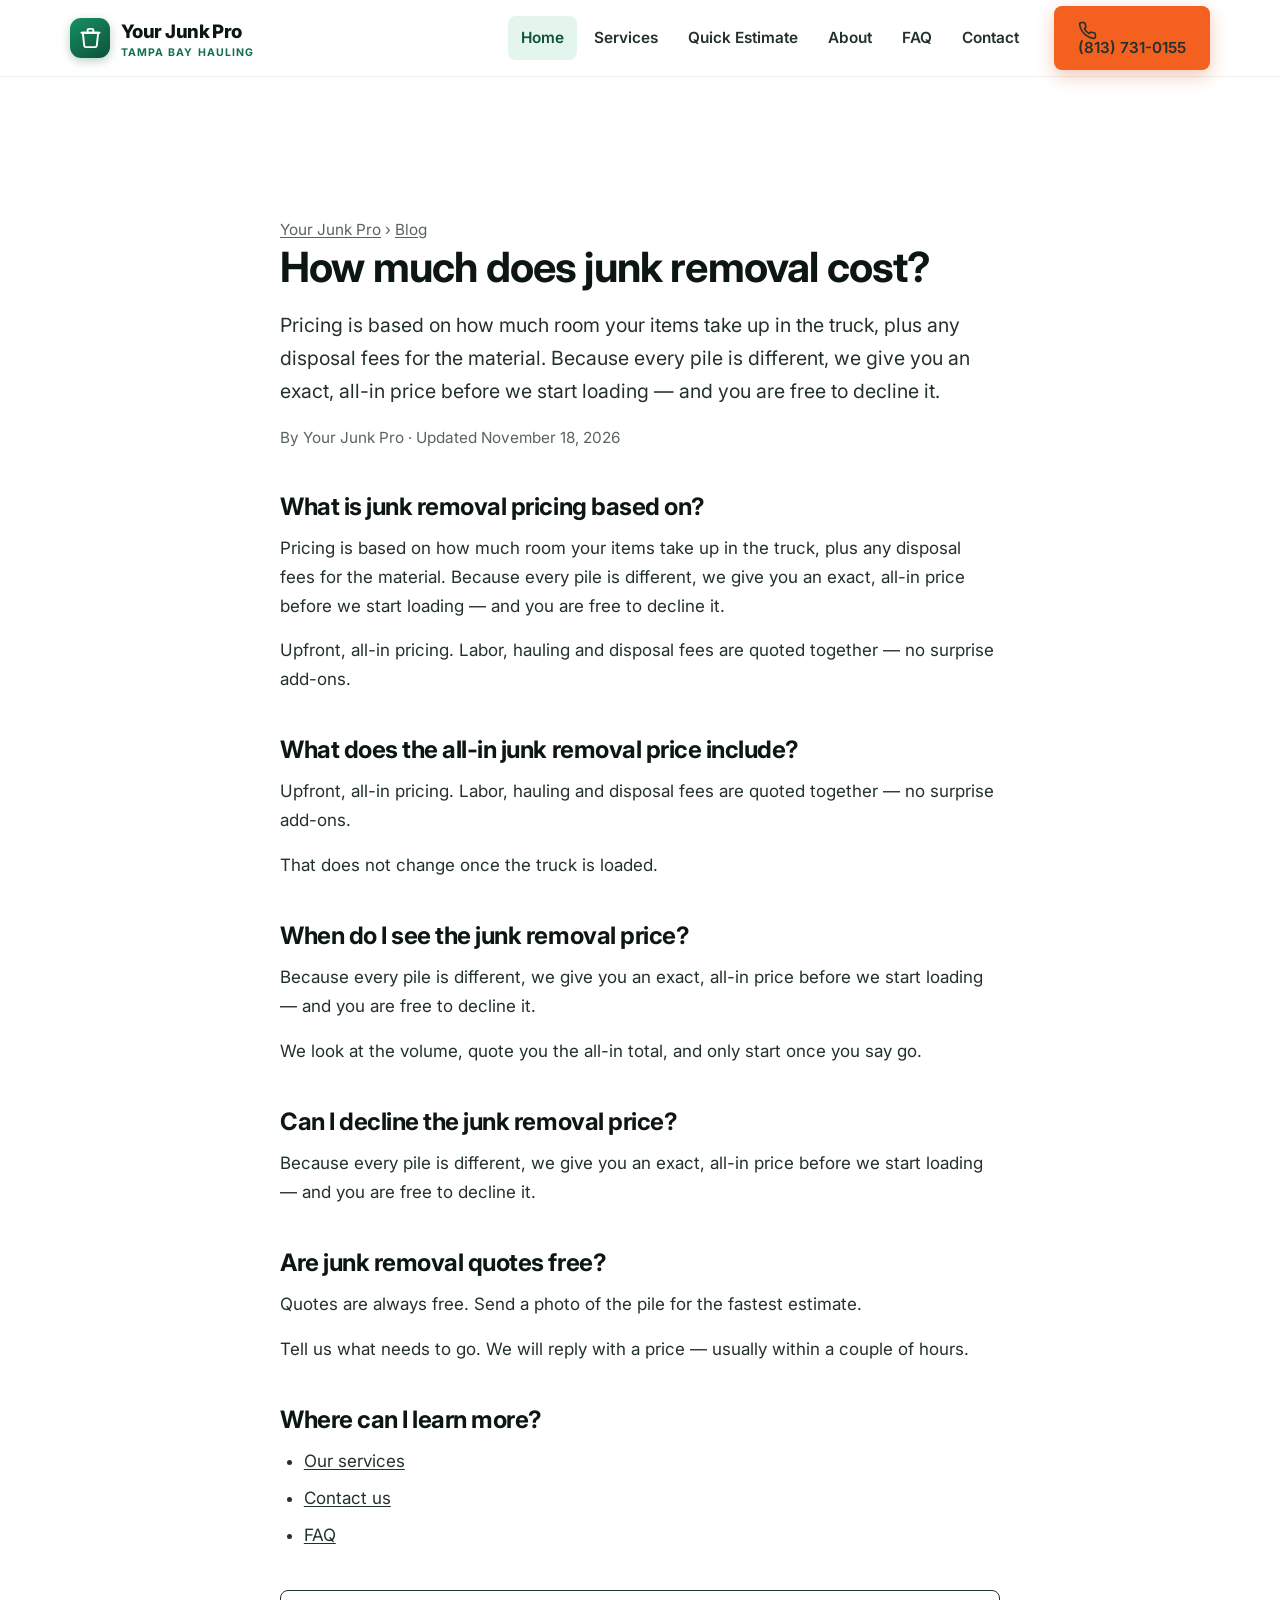
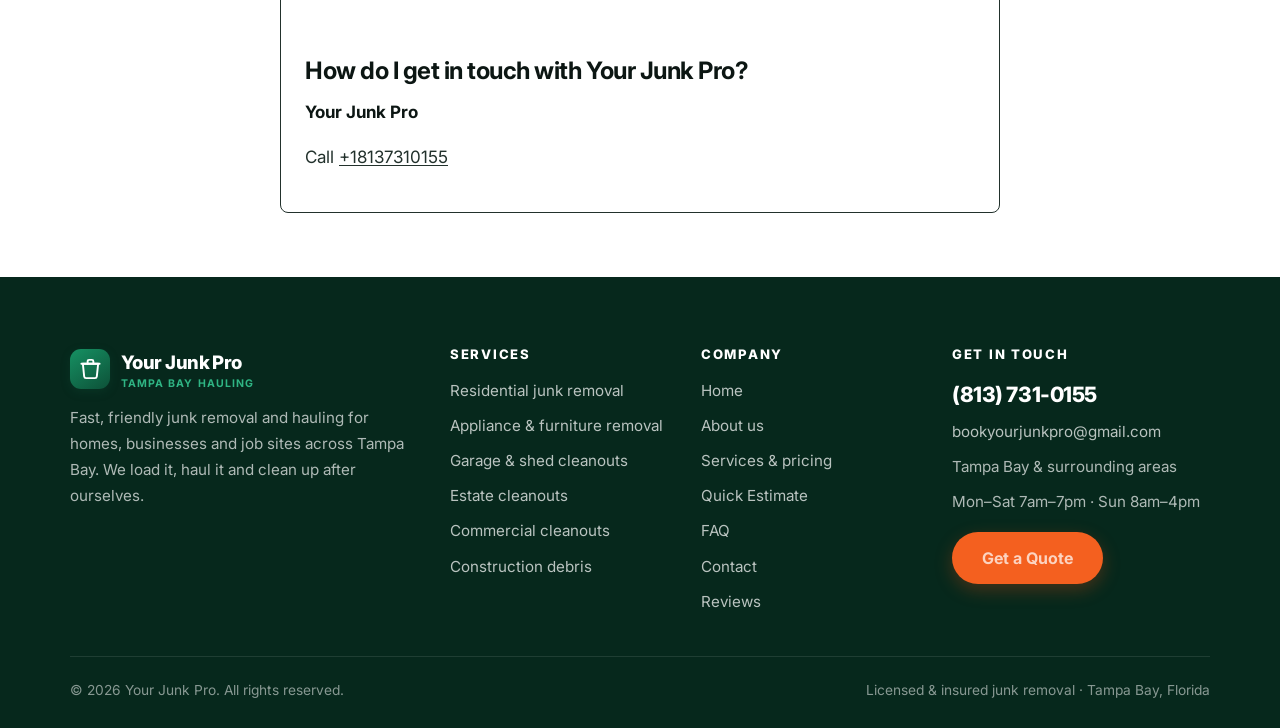
<file: blog/junk-removal-cost/index.html>
<!doctype html>
<html lang="en">
<head>
<meta charset="utf-8">
<meta name="viewport" content="width=device-width, initial-scale=1">
<meta name="theme-color" content="#0d5138">
<link rel="icon" href="/favicon.svg" type="image/svg+xml">
<link rel="apple-touch-icon" href="/favicon.svg">
<link rel="preconnect" href="https://fonts.googleapis.com/">
<link rel="preconnect" href="https://fonts.gstatic.com/" crossorigin>
<link rel="stylesheet" href="https://fonts.googleapis.com/css2?family=Inter:wght@400;600;700;800&amp;display=swap">
<link rel="stylesheet" href="/assets/css/styles.css">
<script src="/assets/js/main.js"></script>
<title>How much does junk removal cost? | Your Junk Pro</title>
<meta name="description" content="Pricing is based on how much room your items take up in the truck, plus any disposal fees for the material. You get an exact, all-in price before loading.">
<link rel="canonical" href="https://www.yourjunkpro.com/blog/junk-removal-cost/">
<meta property="og:type" content="article">
<meta property="og:title" content="How much does junk removal cost? | Your Junk Pro">
<meta property="og:description" content="Pricing is based on how much room your items take up in the truck, plus any disposal fees for the material. You get an exact, all-in price before loading.">
<meta property="og:url" content="https://www.yourjunkpro.com/blog/junk-removal-cost/">
<meta name="lv-blog-draft" content="30717a5eb56e455b06ab9ad16498f414">
<style>.lv-blog{box-sizing:border-box;max-width:760px;margin:0 auto;padding:clamp(96px,12vw,140px) 20px 64px;line-height:1.7;font-size:1.0625rem}.lv-blog h1{font-size:clamp(1.9rem,4vw,2.6rem);line-height:1.2;font-weight:700;margin:0 0 16px}.lv-blog h2{font-size:1.5rem;line-height:1.3;font-weight:700;margin:40px 0 12px}.lv-blog h3{font-size:1.15rem;line-height:1.4;font-weight:600;margin:24px 0 8px}.lv-blog p{margin:0 0 16px}.lv-blog ul{list-style:disc;padding-left:1.4em;margin:0 0 16px}.lv-blog li{margin:0 0 8px}.lv-blog a{color:inherit;text-decoration:underline;text-underline-offset:2px}.lv-blog__answer{font-size:1.15em}.lv-blog__meta,.lv-blog__crumbs{opacity:.75;font-size:.9em}.lv-blog__cta{margin-top:40px;padding:24px;border:1px solid currentColor;border-radius:8px}.lv-blog .lv-blog__list{list-style:none;padding:0}.lv-blog__list li{margin:0 0 28px}</style>
<script type="application/ld+json">{"@context":"https://schema.org","@graph":[{"@type":"BlogPosting","headline":"How much does junk removal cost?","description":"Pricing is based on how much room your items take up in the truck, plus any disposal fees for the material. You get an exact, all-in price before loading.","url":"https://www.yourjunkpro.com/blog/junk-removal-cost/","mainEntityOfPage":"https://www.yourjunkpro.com/blog/junk-removal-cost/","datePublished":"2026-11-18","dateModified":"2026-11-18","author":{"@type":"LocalBusiness","@id":"https://www.yourjunkpro.com/#business","name":"Your Junk Pro","url":"https://www.yourjunkpro.com/","telephone":"+18137310155","areaServed":["Tampa Bay, Florida"]},"publisher":{"@id":"https://www.yourjunkpro.com/#business"}},{"@type":"BreadcrumbList","itemListElement":[{"@type":"ListItem","position":1,"name":"Your Junk Pro","item":"https://www.yourjunkpro.com/"},{"@type":"ListItem","position":2,"name":"Blog","item":"https://www.yourjunkpro.com/blog/"},{"@type":"ListItem","position":3,"name":"How much does junk removal cost?","item":"https://www.yourjunkpro.com/blog/junk-removal-cost/"}]}]}</script>
</head>
<body>
<header class="site-header">
  <div class="container header-inner">
    <a class="brand" href="/index.html">
      <span class="brand-mark" aria-hidden="true">
        <svg viewbox="0 0 24 24"><path d="M4 7h16l-1.4 13.2a2 2 0 0 1-2 1.8H7.4a2 2 0 0 1-2-1.8Z"/><path d="M2.5 7h19"/><path d="M9 7V4.6A1.6 1.6 0 0 1 10.6 3h2.8A1.6 1.6 0 0 1 15 4.6V7"/></svg>
      </span>
      <span class="brand-text">Your Junk Pro<small>Tampa Bay Hauling</small></span>
    </a>

    <button class="nav-toggle" type="button" aria-expanded="false" aria-controls="site-nav" aria-label="Toggle navigation menu">
      <span></span><span></span><span></span>
    </button>

    <nav class="site-nav" id="site-nav" aria-label="Main navigation">
      <ul>
        <li><a href="/index.html" aria-current="page">Home</a></li>
        <li><a href="/services.html">Services</a></li>
        <li><a href="/quickestimate">Quick Estimate</a></li>
        <li><a href="/about.html">About</a></li>
        <li><a href="/faq.html">FAQ</a></li>
        <li><a href="/contact.html">Contact</a></li>
      </ul>
      <div class="nav-cta">
        <a class="btn btn--primary" href="tel:+18137310155">
          <svg class="btn-icon" viewbox="0 0 24 24" aria-hidden="true"><path d="M22 16.9v3a2 2 0 0 1-2.2 2 19.8 19.8 0 0 1-8.6-3.1 19.5 19.5 0 0 1-6-6A19.8 19.8 0 0 1 2.1 4.2 2 2 0 0 1 4.1 2h3a2 2 0 0 1 2 1.7c.1 1 .4 1.9.7 2.8a2 2 0 0 1-.5 2.1L8.1 9.9a16 16 0 0 0 6 6l1.3-1.3a2 2 0 0 1 2.1-.4c.9.3 1.8.6 2.8.7a2 2 0 0 1 1.7 2Z"/></svg>
          (813) 731-0155
        </a>
      </div>
    </nav>
  </div>
</header>
<main id="main" class="lv-blog"><article>
<nav class="lv-blog__crumbs" aria-label="Breadcrumb"><a href="/">Your Junk Pro</a> › <a href="/blog/">Blog</a></nav>
<h1>How much does junk removal cost?</h1>
<p class="lv-blog__answer">Pricing is based on how much room your items take up in the truck, plus any disposal fees for the material. Because every pile is different, we give you an exact, all-in price before we start loading — and you are free to decline it.</p>
<p class="lv-blog__meta">By Your Junk Pro · Updated <time datetime="2026-11-18">November 18, 2026</time></p>
<h2>What is junk removal pricing based on?</h2>
<p>Pricing is based on how much room your items take up in the truck, plus any disposal fees for the material. Because every pile is different, we give you an exact, all-in price before we start loading — and you are free to decline it.</p>
<p>Upfront, all-in pricing. Labor, hauling and disposal fees are quoted together — no surprise add-ons.</p>
<h2>What does the all-in junk removal price include?</h2>
<p>Upfront, all-in pricing. Labor, hauling and disposal fees are quoted together — no surprise add-ons.</p>
<p>That does not change once the truck is loaded.</p>
<h2>When do I see the junk removal price?</h2>
<p>Because every pile is different, we give you an exact, all-in price before we start loading — and you are free to decline it.</p>
<p>We look at the volume, quote you the all-in total, and only start once you say go.</p>
<h2>Can I decline the junk removal price?</h2>
<p>Because every pile is different, we give you an exact, all-in price before we start loading — and you are free to decline it.</p>
<h2>Are junk removal quotes free?</h2>
<p>Quotes are always free. Send a photo of the pile for the fastest estimate.</p>
<p>Tell us what needs to go. We will reply with a price — usually within a couple of hours.</p>
<h2>Where can I learn more?</h2><ul>
<li><a href="/services.html">Our services</a></li>
<li><a href="/#quote">Contact us</a></li>
<li><a href="/faq.html">FAQ</a></li>
</ul>
<section class="lv-blog__cta"><h2>How do I get in touch with Your Junk Pro?</h2><p><strong>Your Junk Pro</strong></p><p>Call <a href="tel:+18137310155">+18137310155</a></p></section>
</article></main>
<footer class="site-footer">
  <div class="container footer-grid">
    <div>
      <a class="brand" href="/index.html">
        <span class="brand-mark" aria-hidden="true">
          <svg viewbox="0 0 24 24"><path d="M4 7h16l-1.4 13.2a2 2 0 0 1-2 1.8H7.4a2 2 0 0 1-2-1.8Z"/><path d="M2.5 7h19"/><path d="M9 7V4.6A1.6 1.6 0 0 1 10.6 3h2.8A1.6 1.6 0 0 1 15 4.6V7"/></svg>
        </span>
        <span class="brand-text">Your Junk Pro<small>Tampa Bay Hauling</small></span>
      </a>
      <p>Fast, friendly junk removal and hauling for homes, businesses and job sites across Tampa Bay. We load it, haul it and clean up after ourselves.</p>
    </div>

    <div>
      <h3>Services</h3>
      <ul>
        <li><a href="/services.html#residential">Residential junk removal</a></li>
        <li><a href="/services.html#appliances">Appliance &amp; furniture removal</a></li>
        <li><a href="/services.html#cleanouts">Garage &amp; shed cleanouts</a></li>
        <li><a href="/services.html#estate">Estate cleanouts</a></li>
        <li><a href="/services.html#commercial">Commercial cleanouts</a></li>
        <li><a href="/services.html#construction">Construction debris</a></li>
      </ul>
    </div>

    <div>
      <h3>Company</h3>
      <ul>
        <li><a href="/index.html">Home</a></li>
        <li><a href="/about.html">About us</a></li>
        <li><a href="/services.html">Services &amp; pricing</a></li>
        <li><a href="/quickestimate">Quick Estimate</a></li>
        <li><a href="/faq.html">FAQ</a></li>
        <li><a href="/contact.html">Contact</a></li>
        <li><a href="/index.html#reviews">Reviews</a></li>
      </ul>
    </div>

    <div>
      <h3>Get in touch</h3>
      <a class="footer-phone" href="tel:+18137310155">(813) 731-0155</a>
      <ul>
        <li><a href="mailto:bookyourjunkpro@gmail.com">bookyourjunkpro@gmail.com</a></li>
        <li>Tampa Bay &amp; surrounding areas</li>
        <li>Mon–Sat 7am–7pm · Sun 8am–4pm</li>
      </ul>
      <div class="btn-row" style="margin-top:18px">
        <a class="btn btn--primary" href="/#quote">Get a Quote</a>
      </div>
    </div>
  </div>

  <div class="container">
    <div class="footer-bottom">
      <p>&copy; <span data-year="">2026</span> Your Junk Pro. All rights reserved.</p>
      <p>Licensed &amp; insured junk removal · Tampa Bay, Florida</p>
    </div>
  </div>
</footer>
</body>
</html>
</file>
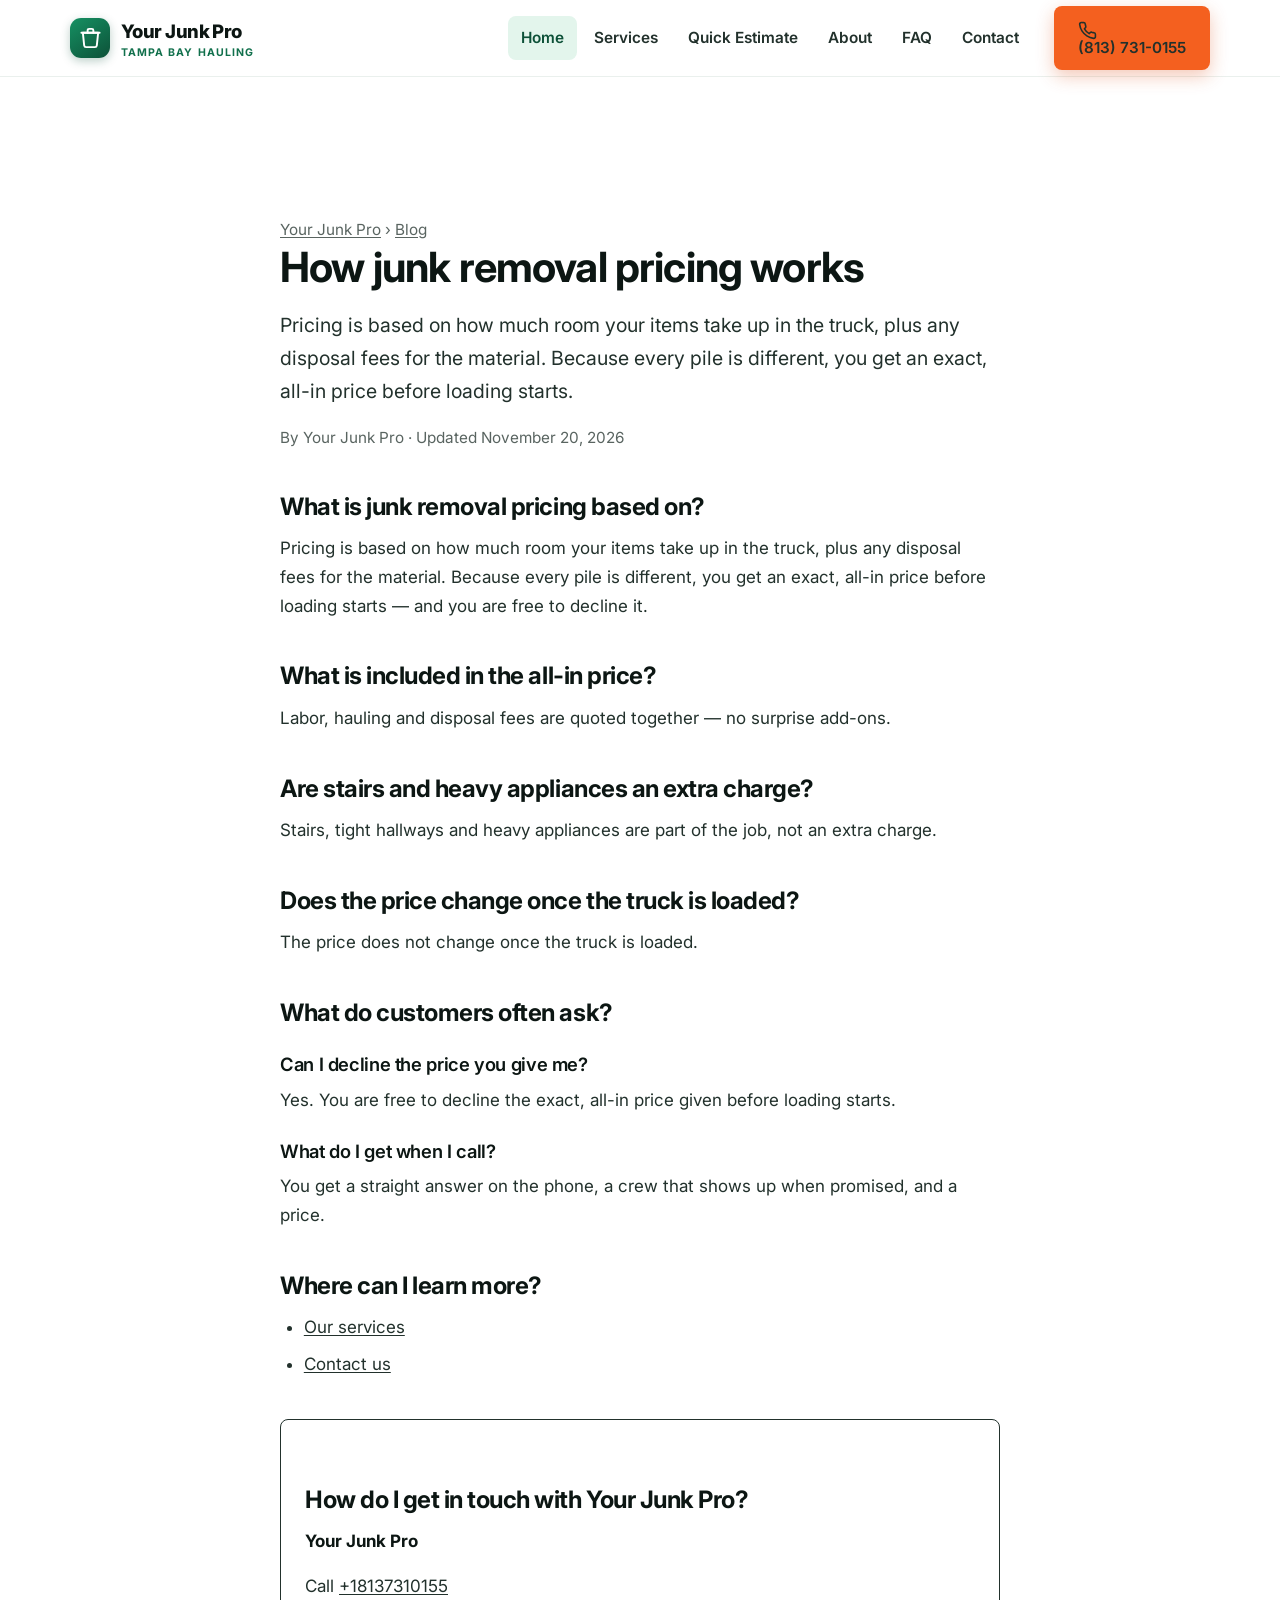
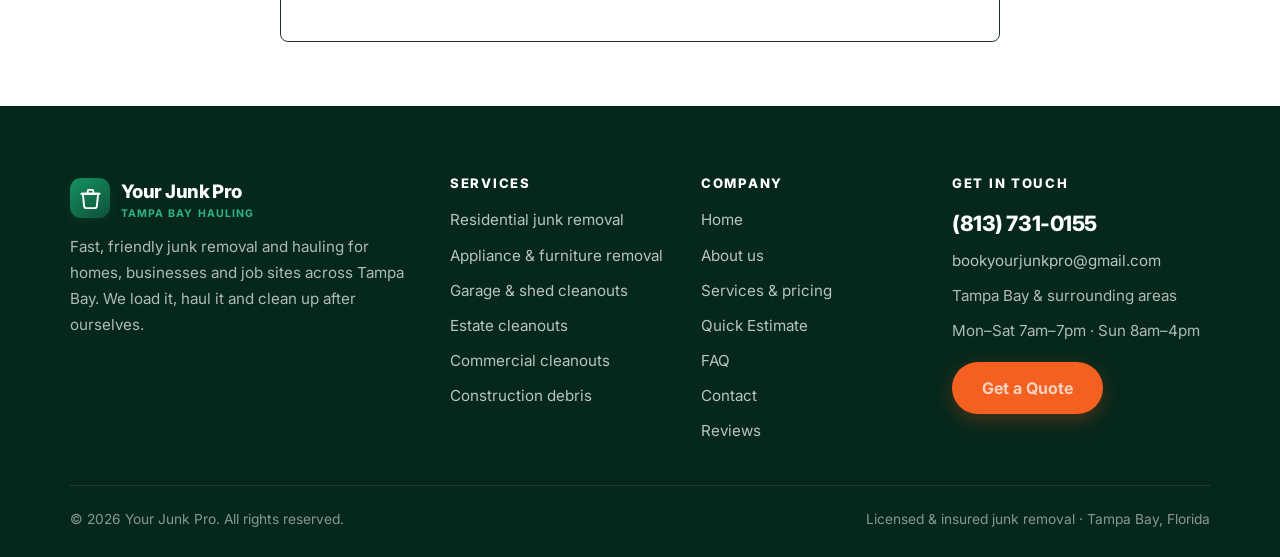
<file: blog/junk-removal-pricing/index.html>
<!doctype html>
<html lang="en">
<head>
<meta charset="utf-8">
<meta name="viewport" content="width=device-width, initial-scale=1">
<meta name="theme-color" content="#0d5138">
<link rel="icon" href="/favicon.svg" type="image/svg+xml">
<link rel="apple-touch-icon" href="/favicon.svg">
<link rel="preconnect" href="https://fonts.googleapis.com/">
<link rel="preconnect" href="https://fonts.gstatic.com/" crossorigin>
<link rel="stylesheet" href="https://fonts.googleapis.com/css2?family=Inter:wght@400;600;700;800&amp;display=swap">
<link rel="stylesheet" href="/assets/css/styles.css">
<script src="/assets/js/main.js"></script>
<title>How junk removal pricing works | Your Junk Pro</title>
<meta name="description" content="Junk removal pricing is based on how much room your items take up in the truck, plus disposal fees. You get an exact, all-in price before loading.">
<link rel="canonical" href="https://www.yourjunkpro.com/blog/junk-removal-pricing/">
<meta property="og:type" content="article">
<meta property="og:title" content="How junk removal pricing works | Your Junk Pro">
<meta property="og:description" content="Junk removal pricing is based on how much room your items take up in the truck, plus disposal fees. You get an exact, all-in price before loading.">
<meta property="og:url" content="https://www.yourjunkpro.com/blog/junk-removal-pricing/">
<meta name="lv-blog-draft" content="6a926ef601eaed799efd517fd81b68a7">
<style>.lv-blog{box-sizing:border-box;max-width:760px;margin:0 auto;padding:clamp(96px,12vw,140px) 20px 64px;line-height:1.7;font-size:1.0625rem}.lv-blog h1{font-size:clamp(1.9rem,4vw,2.6rem);line-height:1.2;font-weight:700;margin:0 0 16px}.lv-blog h2{font-size:1.5rem;line-height:1.3;font-weight:700;margin:40px 0 12px}.lv-blog h3{font-size:1.15rem;line-height:1.4;font-weight:600;margin:24px 0 8px}.lv-blog p{margin:0 0 16px}.lv-blog ul{list-style:disc;padding-left:1.4em;margin:0 0 16px}.lv-blog li{margin:0 0 8px}.lv-blog a{color:inherit;text-decoration:underline;text-underline-offset:2px}.lv-blog__answer{font-size:1.15em}.lv-blog__meta,.lv-blog__crumbs{opacity:.75;font-size:.9em}.lv-blog__cta{margin-top:40px;padding:24px;border:1px solid currentColor;border-radius:8px}.lv-blog .lv-blog__list{list-style:none;padding:0}.lv-blog__list li{margin:0 0 28px}</style>
<script type="application/ld+json">{"@context":"https://schema.org","@graph":[{"@type":"BlogPosting","headline":"How junk removal pricing works","description":"Junk removal pricing is based on how much room your items take up in the truck, plus disposal fees. You get an exact, all-in price before loading.","url":"https://www.yourjunkpro.com/blog/junk-removal-pricing/","mainEntityOfPage":"https://www.yourjunkpro.com/blog/junk-removal-pricing/","datePublished":"2026-11-20","dateModified":"2026-11-20","author":{"@type":"LocalBusiness","@id":"https://www.yourjunkpro.com/#business","name":"Your Junk Pro","url":"https://www.yourjunkpro.com/","telephone":"+18137310155","areaServed":["Tampa Bay, Florida"]},"publisher":{"@id":"https://www.yourjunkpro.com/#business"}},{"@type":"BreadcrumbList","itemListElement":[{"@type":"ListItem","position":1,"name":"Your Junk Pro","item":"https://www.yourjunkpro.com/"},{"@type":"ListItem","position":2,"name":"Blog","item":"https://www.yourjunkpro.com/blog/"},{"@type":"ListItem","position":3,"name":"How junk removal pricing works","item":"https://www.yourjunkpro.com/blog/junk-removal-pricing/"}]},{"@type":"FAQPage","mainEntity":[{"@type":"Question","name":"Can I decline the price you give me?","acceptedAnswer":{"@type":"Answer","text":"Yes. You are free to decline the exact, all-in price given before loading starts."}},{"@type":"Question","name":"What do I get when I call?","acceptedAnswer":{"@type":"Answer","text":"You get a straight answer on the phone, a crew that shows up when promised, and a price."}}]}]}</script>
</head>
<body>
<header class="site-header">
  <div class="container header-inner">
    <a class="brand" href="/index.html">
      <span class="brand-mark" aria-hidden="true">
        <svg viewbox="0 0 24 24"><path d="M4 7h16l-1.4 13.2a2 2 0 0 1-2 1.8H7.4a2 2 0 0 1-2-1.8Z"/><path d="M2.5 7h19"/><path d="M9 7V4.6A1.6 1.6 0 0 1 10.6 3h2.8A1.6 1.6 0 0 1 15 4.6V7"/></svg>
      </span>
      <span class="brand-text">Your Junk Pro<small>Tampa Bay Hauling</small></span>
    </a>

    <button class="nav-toggle" type="button" aria-expanded="false" aria-controls="site-nav" aria-label="Toggle navigation menu">
      <span></span><span></span><span></span>
    </button>

    <nav class="site-nav" id="site-nav" aria-label="Main navigation">
      <ul>
        <li><a href="/index.html" aria-current="page">Home</a></li>
        <li><a href="/services.html">Services</a></li>
        <li><a href="/quickestimate">Quick Estimate</a></li>
        <li><a href="/about.html">About</a></li>
        <li><a href="/faq.html">FAQ</a></li>
        <li><a href="/contact.html">Contact</a></li>
      </ul>
      <div class="nav-cta">
        <a class="btn btn--primary" href="tel:+18137310155">
          <svg class="btn-icon" viewbox="0 0 24 24" aria-hidden="true"><path d="M22 16.9v3a2 2 0 0 1-2.2 2 19.8 19.8 0 0 1-8.6-3.1 19.5 19.5 0 0 1-6-6A19.8 19.8 0 0 1 2.1 4.2 2 2 0 0 1 4.1 2h3a2 2 0 0 1 2 1.7c.1 1 .4 1.9.7 2.8a2 2 0 0 1-.5 2.1L8.1 9.9a16 16 0 0 0 6 6l1.3-1.3a2 2 0 0 1 2.1-.4c.9.3 1.8.6 2.8.7a2 2 0 0 1 1.7 2Z"/></svg>
          (813) 731-0155
        </a>
      </div>
    </nav>
  </div>
</header>
<main id="main" class="lv-blog"><article>
<nav class="lv-blog__crumbs" aria-label="Breadcrumb"><a href="/">Your Junk Pro</a> › <a href="/blog/">Blog</a></nav>
<h1>How junk removal pricing works</h1>
<p class="lv-blog__answer">Pricing is based on how much room your items take up in the truck, plus any disposal fees for the material. Because every pile is different, you get an exact, all-in price before loading starts.</p>
<p class="lv-blog__meta">By Your Junk Pro · Updated <time datetime="2026-11-20">November 20, 2026</time></p>
<h2>What is junk removal pricing based on?</h2>
<p>Pricing is based on how much room your items take up in the truck, plus any disposal fees for the material. Because every pile is different, you get an exact, all-in price before loading starts — and you are free to decline it.</p>
<h2>What is included in the all-in price?</h2>
<p>Labor, hauling and disposal fees are quoted together — no surprise add-ons.</p>
<h2>Are stairs and heavy appliances an extra charge?</h2>
<p>Stairs, tight hallways and heavy appliances are part of the job, not an extra charge.</p>
<h2>Does the price change once the truck is loaded?</h2>
<p>The price does not change once the truck is loaded.</p>
<section class="lv-blog__faq"><h2>What do customers often ask?</h2>
<h3>Can I decline the price you give me?</h3>
<p>Yes. You are free to decline the exact, all-in price given before loading starts.</p>
<h3>What do I get when I call?</h3>
<p>You get a straight answer on the phone, a crew that shows up when promised, and a price.</p>
</section>
<h2>Where can I learn more?</h2><ul>
<li><a href="/services.html">Our services</a></li>
<li><a href="/#quote">Contact us</a></li>
</ul>
<section class="lv-blog__cta"><h2>How do I get in touch with Your Junk Pro?</h2><p><strong>Your Junk Pro</strong></p><p>Call <a href="tel:+18137310155">+18137310155</a></p></section>
</article></main>
<footer class="site-footer">
  <div class="container footer-grid">
    <div>
      <a class="brand" href="/index.html">
        <span class="brand-mark" aria-hidden="true">
          <svg viewbox="0 0 24 24"><path d="M4 7h16l-1.4 13.2a2 2 0 0 1-2 1.8H7.4a2 2 0 0 1-2-1.8Z"/><path d="M2.5 7h19"/><path d="M9 7V4.6A1.6 1.6 0 0 1 10.6 3h2.8A1.6 1.6 0 0 1 15 4.6V7"/></svg>
        </span>
        <span class="brand-text">Your Junk Pro<small>Tampa Bay Hauling</small></span>
      </a>
      <p>Fast, friendly junk removal and hauling for homes, businesses and job sites across Tampa Bay. We load it, haul it and clean up after ourselves.</p>
    </div>

    <div>
      <h3>Services</h3>
      <ul>
        <li><a href="/services.html#residential">Residential junk removal</a></li>
        <li><a href="/services.html#appliances">Appliance &amp; furniture removal</a></li>
        <li><a href="/services.html#cleanouts">Garage &amp; shed cleanouts</a></li>
        <li><a href="/services.html#estate">Estate cleanouts</a></li>
        <li><a href="/services.html#commercial">Commercial cleanouts</a></li>
        <li><a href="/services.html#construction">Construction debris</a></li>
      </ul>
    </div>

    <div>
      <h3>Company</h3>
      <ul>
        <li><a href="/index.html">Home</a></li>
        <li><a href="/about.html">About us</a></li>
        <li><a href="/services.html">Services &amp; pricing</a></li>
        <li><a href="/quickestimate">Quick Estimate</a></li>
        <li><a href="/faq.html">FAQ</a></li>
        <li><a href="/contact.html">Contact</a></li>
        <li><a href="/index.html#reviews">Reviews</a></li>
      </ul>
    </div>

    <div>
      <h3>Get in touch</h3>
      <a class="footer-phone" href="tel:+18137310155">(813) 731-0155</a>
      <ul>
        <li><a href="mailto:bookyourjunkpro@gmail.com">bookyourjunkpro@gmail.com</a></li>
        <li>Tampa Bay &amp; surrounding areas</li>
        <li>Mon–Sat 7am–7pm · Sun 8am–4pm</li>
      </ul>
      <div class="btn-row" style="margin-top:18px">
        <a class="btn btn--primary" href="/#quote">Get a Quote</a>
      </div>
    </div>
  </div>

  <div class="container">
    <div class="footer-bottom">
      <p>&copy; <span data-year="">2026</span> Your Junk Pro. All rights reserved.</p>
      <p>Licensed &amp; insured junk removal · Tampa Bay, Florida</p>
    </div>
  </div>
</footer>
</body>
</html>
</file>
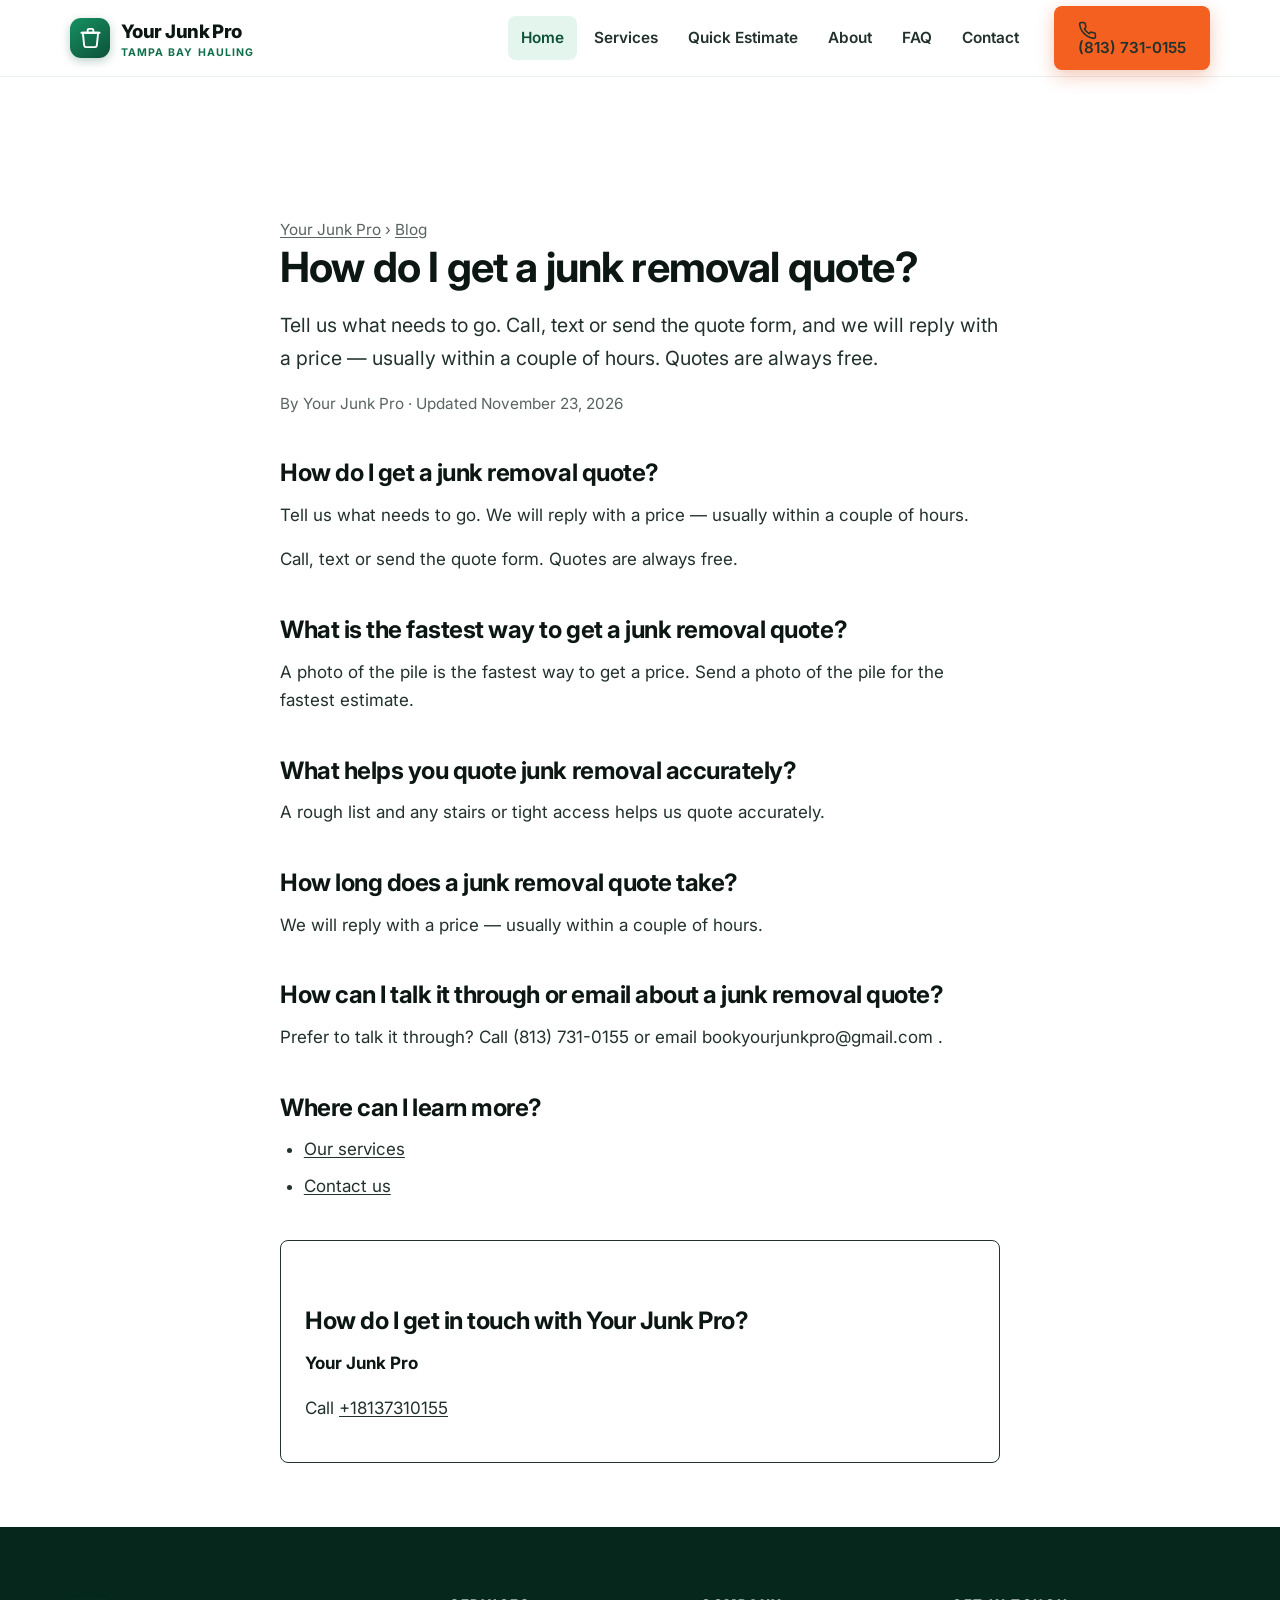
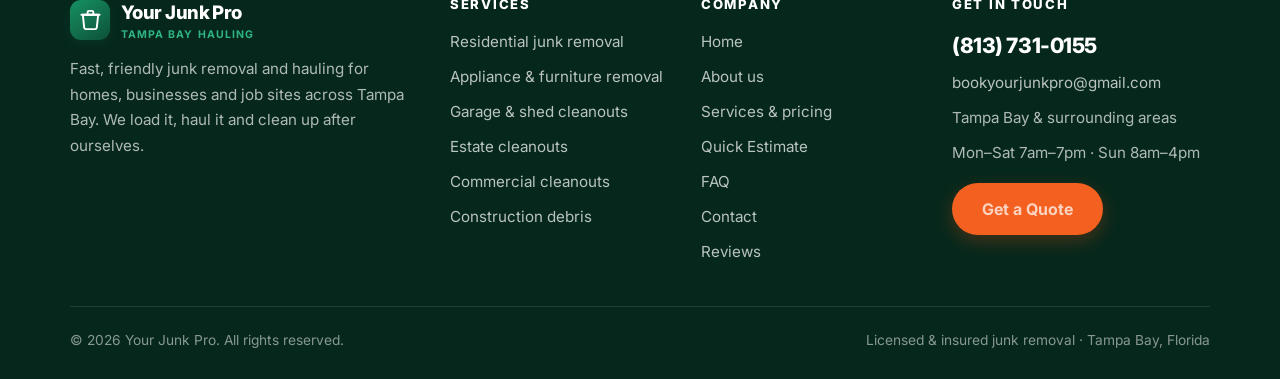
<file: blog/junk-removal-quote/index.html>
<!doctype html>
<html lang="en">
<head>
<meta charset="utf-8">
<meta name="viewport" content="width=device-width, initial-scale=1">
<meta name="theme-color" content="#0d5138">
<link rel="icon" href="/favicon.svg" type="image/svg+xml">
<link rel="apple-touch-icon" href="/favicon.svg">
<link rel="preconnect" href="https://fonts.googleapis.com/">
<link rel="preconnect" href="https://fonts.gstatic.com/" crossorigin>
<link rel="stylesheet" href="https://fonts.googleapis.com/css2?family=Inter:wght@400;600;700;800&amp;display=swap">
<link rel="stylesheet" href="/assets/css/styles.css">
<script src="/assets/js/main.js"></script>
<title>How do I get a junk removal quote? | Your Junk Pro</title>
<meta name="description" content="Tell us what needs to go and we will reply with a price — usually within a couple of hours. Quotes are always free.">
<link rel="canonical" href="https://www.yourjunkpro.com/blog/junk-removal-quote/">
<meta property="og:type" content="article">
<meta property="og:title" content="How do I get a junk removal quote? | Your Junk Pro">
<meta property="og:description" content="Tell us what needs to go and we will reply with a price — usually within a couple of hours. Quotes are always free.">
<meta property="og:url" content="https://www.yourjunkpro.com/blog/junk-removal-quote/">
<meta name="lv-blog-draft" content="c6ce28533faafe0e0068ae31c89111bf">
<style>.lv-blog{box-sizing:border-box;max-width:760px;margin:0 auto;padding:clamp(96px,12vw,140px) 20px 64px;line-height:1.7;font-size:1.0625rem}.lv-blog h1{font-size:clamp(1.9rem,4vw,2.6rem);line-height:1.2;font-weight:700;margin:0 0 16px}.lv-blog h2{font-size:1.5rem;line-height:1.3;font-weight:700;margin:40px 0 12px}.lv-blog h3{font-size:1.15rem;line-height:1.4;font-weight:600;margin:24px 0 8px}.lv-blog p{margin:0 0 16px}.lv-blog ul{list-style:disc;padding-left:1.4em;margin:0 0 16px}.lv-blog li{margin:0 0 8px}.lv-blog a{color:inherit;text-decoration:underline;text-underline-offset:2px}.lv-blog__answer{font-size:1.15em}.lv-blog__meta,.lv-blog__crumbs{opacity:.75;font-size:.9em}.lv-blog__cta{margin-top:40px;padding:24px;border:1px solid currentColor;border-radius:8px}.lv-blog .lv-blog__list{list-style:none;padding:0}.lv-blog__list li{margin:0 0 28px}</style>
<script type="application/ld+json">{"@context":"https://schema.org","@graph":[{"@type":"BlogPosting","headline":"How do I get a junk removal quote?","description":"Tell us what needs to go and we will reply with a price — usually within a couple of hours. Quotes are always free.","url":"https://www.yourjunkpro.com/blog/junk-removal-quote/","mainEntityOfPage":"https://www.yourjunkpro.com/blog/junk-removal-quote/","datePublished":"2026-11-23","dateModified":"2026-11-23","author":{"@type":"LocalBusiness","@id":"https://www.yourjunkpro.com/#business","name":"Your Junk Pro","url":"https://www.yourjunkpro.com/","telephone":"+18137310155","areaServed":["Tampa Bay, Florida"]},"publisher":{"@id":"https://www.yourjunkpro.com/#business"}},{"@type":"BreadcrumbList","itemListElement":[{"@type":"ListItem","position":1,"name":"Your Junk Pro","item":"https://www.yourjunkpro.com/"},{"@type":"ListItem","position":2,"name":"Blog","item":"https://www.yourjunkpro.com/blog/"},{"@type":"ListItem","position":3,"name":"How do I get a junk removal quote?","item":"https://www.yourjunkpro.com/blog/junk-removal-quote/"}]}]}</script>
</head>
<body>
<header class="site-header">
  <div class="container header-inner">
    <a class="brand" href="/index.html">
      <span class="brand-mark" aria-hidden="true">
        <svg viewbox="0 0 24 24"><path d="M4 7h16l-1.4 13.2a2 2 0 0 1-2 1.8H7.4a2 2 0 0 1-2-1.8Z"/><path d="M2.5 7h19"/><path d="M9 7V4.6A1.6 1.6 0 0 1 10.6 3h2.8A1.6 1.6 0 0 1 15 4.6V7"/></svg>
      </span>
      <span class="brand-text">Your Junk Pro<small>Tampa Bay Hauling</small></span>
    </a>

    <button class="nav-toggle" type="button" aria-expanded="false" aria-controls="site-nav" aria-label="Toggle navigation menu">
      <span></span><span></span><span></span>
    </button>

    <nav class="site-nav" id="site-nav" aria-label="Main navigation">
      <ul>
        <li><a href="/index.html" aria-current="page">Home</a></li>
        <li><a href="/services.html">Services</a></li>
        <li><a href="/quickestimate">Quick Estimate</a></li>
        <li><a href="/about.html">About</a></li>
        <li><a href="/faq.html">FAQ</a></li>
        <li><a href="/contact.html">Contact</a></li>
      </ul>
      <div class="nav-cta">
        <a class="btn btn--primary" href="tel:+18137310155">
          <svg class="btn-icon" viewbox="0 0 24 24" aria-hidden="true"><path d="M22 16.9v3a2 2 0 0 1-2.2 2 19.8 19.8 0 0 1-8.6-3.1 19.5 19.5 0 0 1-6-6A19.8 19.8 0 0 1 2.1 4.2 2 2 0 0 1 4.1 2h3a2 2 0 0 1 2 1.7c.1 1 .4 1.9.7 2.8a2 2 0 0 1-.5 2.1L8.1 9.9a16 16 0 0 0 6 6l1.3-1.3a2 2 0 0 1 2.1-.4c.9.3 1.8.6 2.8.7a2 2 0 0 1 1.7 2Z"/></svg>
          (813) 731-0155
        </a>
      </div>
    </nav>
  </div>
</header>
<main id="main" class="lv-blog"><article>
<nav class="lv-blog__crumbs" aria-label="Breadcrumb"><a href="/">Your Junk Pro</a> › <a href="/blog/">Blog</a></nav>
<h1>How do I get a junk removal quote?</h1>
<p class="lv-blog__answer">Tell us what needs to go. Call, text or send the quote form, and we will reply with a price — usually within a couple of hours. Quotes are always free.</p>
<p class="lv-blog__meta">By Your Junk Pro · Updated <time datetime="2026-11-23">November 23, 2026</time></p>
<h2>How do I get a junk removal quote?</h2>
<p>Tell us what needs to go. We will reply with a price — usually within a couple of hours.</p>
<p>Call, text or send the quote form. Quotes are always free.</p>
<h2>What is the fastest way to get a junk removal quote?</h2>
<p>A photo of the pile is the fastest way to get a price. Send a photo of the pile for the fastest estimate.</p>
<h2>What helps you quote junk removal accurately?</h2>
<p>A rough list and any stairs or tight access helps us quote accurately.</p>
<h2>How long does a junk removal quote take?</h2>
<p>We will reply with a price — usually within a couple of hours.</p>
<h2>How can I talk it through or email about a junk removal quote?</h2>
<p>Prefer to talk it through? Call (813) 731-0155 or email bookyourjunkpro@gmail.com .</p>
<h2>Where can I learn more?</h2><ul>
<li><a href="/services.html">Our services</a></li>
<li><a href="/#quote">Contact us</a></li>
</ul>
<section class="lv-blog__cta"><h2>How do I get in touch with Your Junk Pro?</h2><p><strong>Your Junk Pro</strong></p><p>Call <a href="tel:+18137310155">+18137310155</a></p></section>
</article></main>
<footer class="site-footer">
  <div class="container footer-grid">
    <div>
      <a class="brand" href="/index.html">
        <span class="brand-mark" aria-hidden="true">
          <svg viewbox="0 0 24 24"><path d="M4 7h16l-1.4 13.2a2 2 0 0 1-2 1.8H7.4a2 2 0 0 1-2-1.8Z"/><path d="M2.5 7h19"/><path d="M9 7V4.6A1.6 1.6 0 0 1 10.6 3h2.8A1.6 1.6 0 0 1 15 4.6V7"/></svg>
        </span>
        <span class="brand-text">Your Junk Pro<small>Tampa Bay Hauling</small></span>
      </a>
      <p>Fast, friendly junk removal and hauling for homes, businesses and job sites across Tampa Bay. We load it, haul it and clean up after ourselves.</p>
    </div>

    <div>
      <h3>Services</h3>
      <ul>
        <li><a href="/services.html#residential">Residential junk removal</a></li>
        <li><a href="/services.html#appliances">Appliance &amp; furniture removal</a></li>
        <li><a href="/services.html#cleanouts">Garage &amp; shed cleanouts</a></li>
        <li><a href="/services.html#estate">Estate cleanouts</a></li>
        <li><a href="/services.html#commercial">Commercial cleanouts</a></li>
        <li><a href="/services.html#construction">Construction debris</a></li>
      </ul>
    </div>

    <div>
      <h3>Company</h3>
      <ul>
        <li><a href="/index.html">Home</a></li>
        <li><a href="/about.html">About us</a></li>
        <li><a href="/services.html">Services &amp; pricing</a></li>
        <li><a href="/quickestimate">Quick Estimate</a></li>
        <li><a href="/faq.html">FAQ</a></li>
        <li><a href="/contact.html">Contact</a></li>
        <li><a href="/index.html#reviews">Reviews</a></li>
      </ul>
    </div>

    <div>
      <h3>Get in touch</h3>
      <a class="footer-phone" href="tel:+18137310155">(813) 731-0155</a>
      <ul>
        <li><a href="mailto:bookyourjunkpro@gmail.com">bookyourjunkpro@gmail.com</a></li>
        <li>Tampa Bay &amp; surrounding areas</li>
        <li>Mon–Sat 7am–7pm · Sun 8am–4pm</li>
      </ul>
      <div class="btn-row" style="margin-top:18px">
        <a class="btn btn--primary" href="/#quote">Get a Quote</a>
      </div>
    </div>
  </div>

  <div class="container">
    <div class="footer-bottom">
      <p>&copy; <span data-year="">2026</span> Your Junk Pro. All rights reserved.</p>
      <p>Licensed &amp; insured junk removal · Tampa Bay, Florida</p>
    </div>
  </div>
</footer>
</body>
</html>
</file>
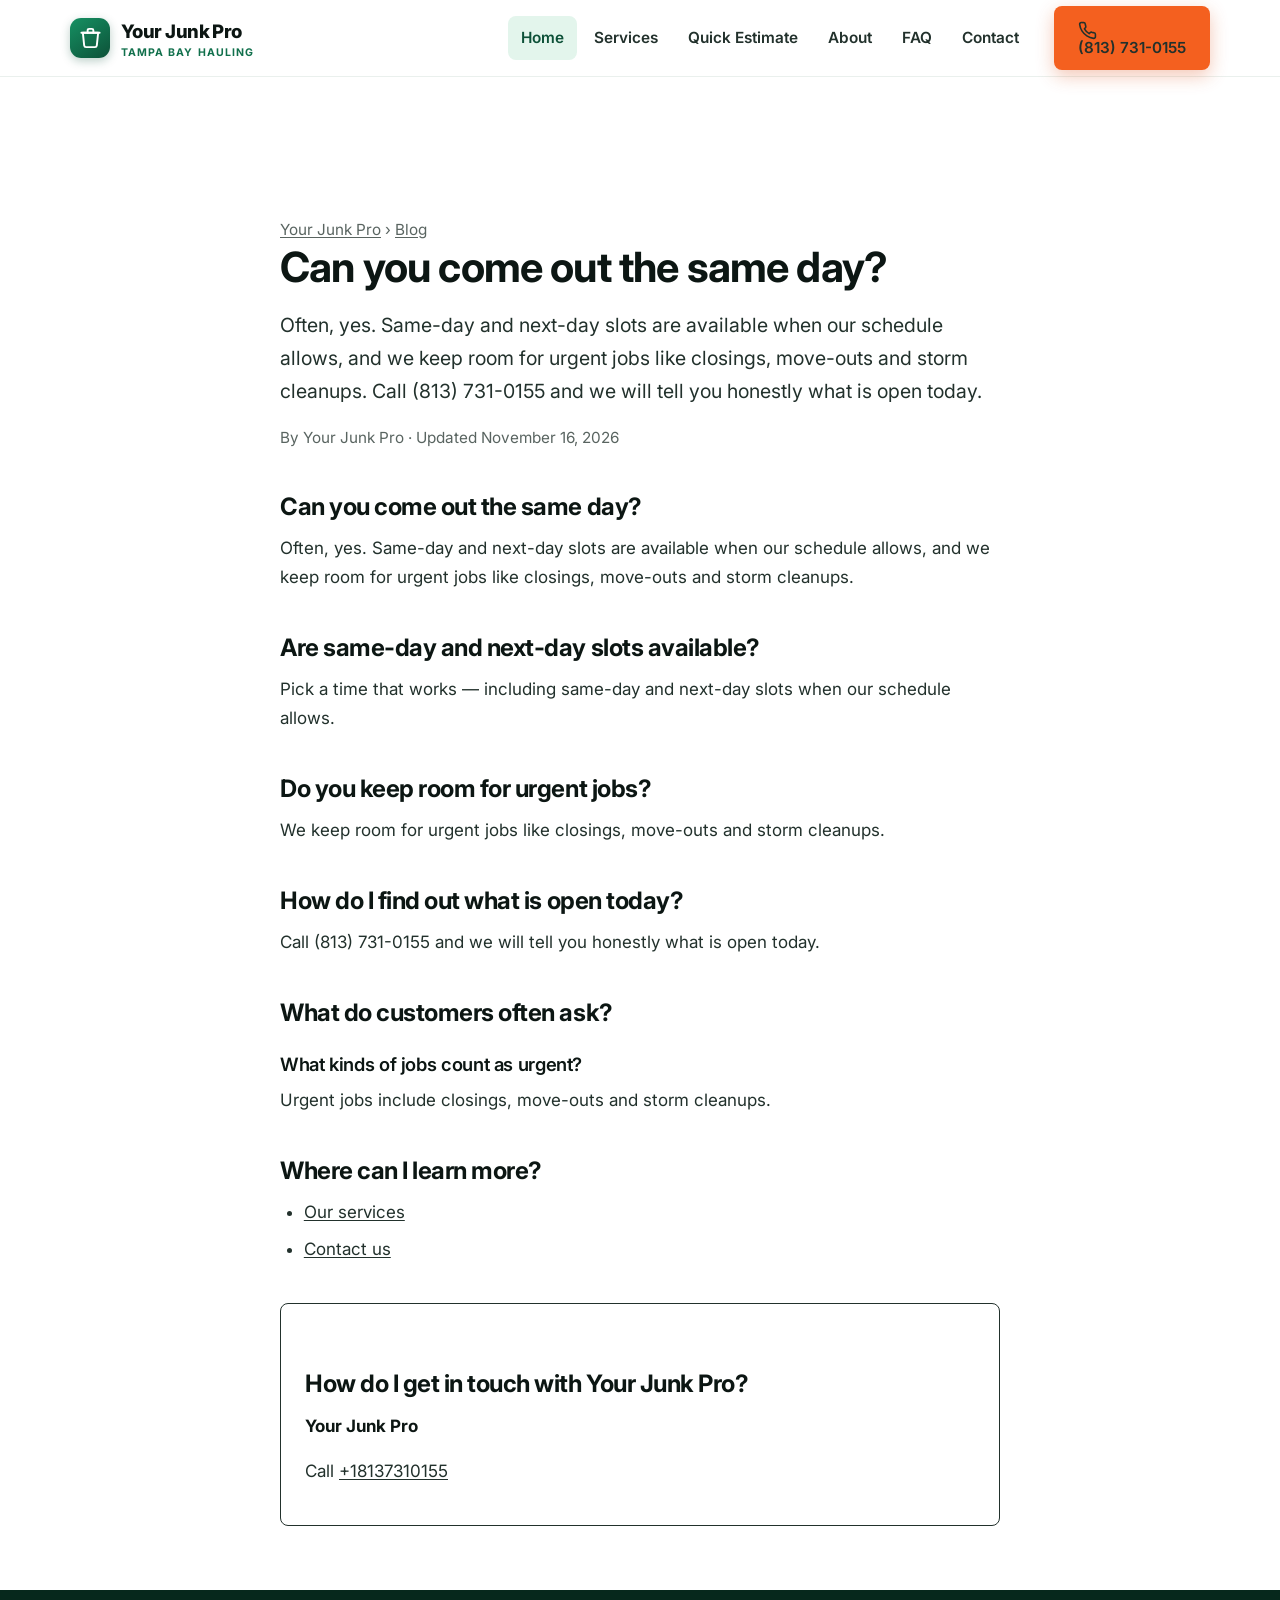
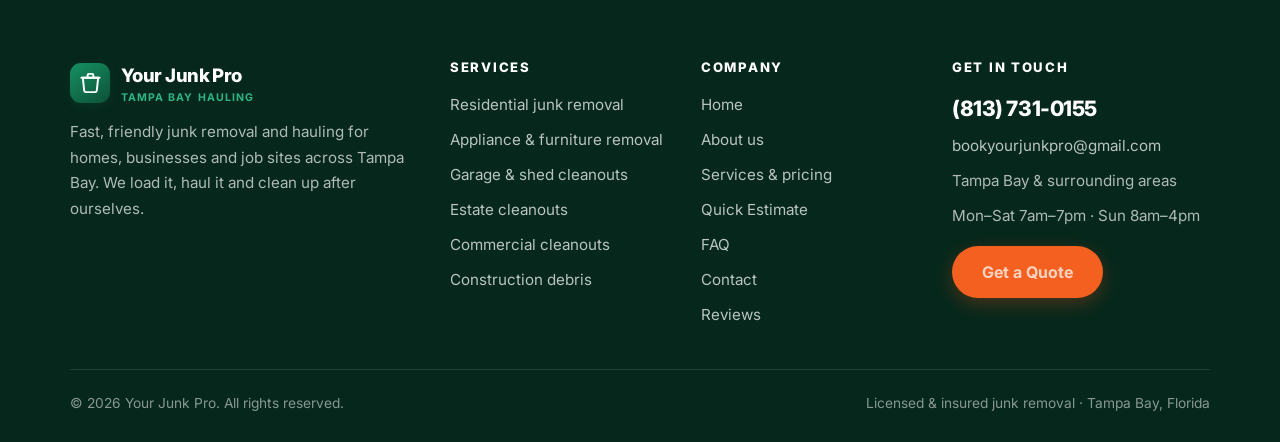
<file: blog/same-day-junk-removal/index.html>
<!doctype html>
<html lang="en">
<head>
<meta charset="utf-8">
<meta name="viewport" content="width=device-width, initial-scale=1">
<meta name="theme-color" content="#0d5138">
<link rel="icon" href="/favicon.svg" type="image/svg+xml">
<link rel="apple-touch-icon" href="/favicon.svg">
<link rel="preconnect" href="https://fonts.googleapis.com/">
<link rel="preconnect" href="https://fonts.gstatic.com/" crossorigin>
<link rel="stylesheet" href="https://fonts.googleapis.com/css2?family=Inter:wght@400;600;700;800&amp;display=swap">
<link rel="stylesheet" href="/assets/css/styles.css">
<script src="/assets/js/main.js"></script>
<title>Can you come out the same day? | Your Junk Pro</title>
<meta name="description" content="Often, yes. Same-day and next-day slots are available when our schedule allows, and we keep room for urgent jobs like closings, move-outs and storm cleanups.">
<link rel="canonical" href="https://www.yourjunkpro.com/blog/same-day-junk-removal/">
<meta property="og:type" content="article">
<meta property="og:title" content="Can you come out the same day? | Your Junk Pro">
<meta property="og:description" content="Often, yes. Same-day and next-day slots are available when our schedule allows, and we keep room for urgent jobs like closings, move-outs and storm cleanups.">
<meta property="og:url" content="https://www.yourjunkpro.com/blog/same-day-junk-removal/">
<meta name="lv-blog-draft" content="f29e8ad4f071b3df7d256e72846310e4">
<style>.lv-blog{box-sizing:border-box;max-width:760px;margin:0 auto;padding:clamp(96px,12vw,140px) 20px 64px;line-height:1.7;font-size:1.0625rem}.lv-blog h1{font-size:clamp(1.9rem,4vw,2.6rem);line-height:1.2;font-weight:700;margin:0 0 16px}.lv-blog h2{font-size:1.5rem;line-height:1.3;font-weight:700;margin:40px 0 12px}.lv-blog h3{font-size:1.15rem;line-height:1.4;font-weight:600;margin:24px 0 8px}.lv-blog p{margin:0 0 16px}.lv-blog ul{list-style:disc;padding-left:1.4em;margin:0 0 16px}.lv-blog li{margin:0 0 8px}.lv-blog a{color:inherit;text-decoration:underline;text-underline-offset:2px}.lv-blog__answer{font-size:1.15em}.lv-blog__meta,.lv-blog__crumbs{opacity:.75;font-size:.9em}.lv-blog__cta{margin-top:40px;padding:24px;border:1px solid currentColor;border-radius:8px}.lv-blog .lv-blog__list{list-style:none;padding:0}.lv-blog__list li{margin:0 0 28px}</style>
<script type="application/ld+json">{"@context":"https://schema.org","@graph":[{"@type":"BlogPosting","headline":"Can you come out the same day?","description":"Often, yes. Same-day and next-day slots are available when our schedule allows, and we keep room for urgent jobs like closings, move-outs and storm cleanups.","url":"https://www.yourjunkpro.com/blog/same-day-junk-removal/","mainEntityOfPage":"https://www.yourjunkpro.com/blog/same-day-junk-removal/","datePublished":"2026-11-16","dateModified":"2026-11-16","author":{"@type":"LocalBusiness","@id":"https://www.yourjunkpro.com/#business","name":"Your Junk Pro","url":"https://www.yourjunkpro.com/","telephone":"+18137310155","areaServed":["Tampa Bay, Florida"]},"publisher":{"@id":"https://www.yourjunkpro.com/#business"}},{"@type":"BreadcrumbList","itemListElement":[{"@type":"ListItem","position":1,"name":"Your Junk Pro","item":"https://www.yourjunkpro.com/"},{"@type":"ListItem","position":2,"name":"Blog","item":"https://www.yourjunkpro.com/blog/"},{"@type":"ListItem","position":3,"name":"Can you come out the same day?","item":"https://www.yourjunkpro.com/blog/same-day-junk-removal/"}]},{"@type":"FAQPage","mainEntity":[{"@type":"Question","name":"What kinds of jobs count as urgent?","acceptedAnswer":{"@type":"Answer","text":"Urgent jobs include closings, move-outs and storm cleanups."}}]}]}</script>
</head>
<body>
<header class="site-header">
  <div class="container header-inner">
    <a class="brand" href="/index.html">
      <span class="brand-mark" aria-hidden="true">
        <svg viewbox="0 0 24 24"><path d="M4 7h16l-1.4 13.2a2 2 0 0 1-2 1.8H7.4a2 2 0 0 1-2-1.8Z"/><path d="M2.5 7h19"/><path d="M9 7V4.6A1.6 1.6 0 0 1 10.6 3h2.8A1.6 1.6 0 0 1 15 4.6V7"/></svg>
      </span>
      <span class="brand-text">Your Junk Pro<small>Tampa Bay Hauling</small></span>
    </a>

    <button class="nav-toggle" type="button" aria-expanded="false" aria-controls="site-nav" aria-label="Toggle navigation menu">
      <span></span><span></span><span></span>
    </button>

    <nav class="site-nav" id="site-nav" aria-label="Main navigation">
      <ul>
        <li><a href="/index.html" aria-current="page">Home</a></li>
        <li><a href="/services.html">Services</a></li>
        <li><a href="/quickestimate">Quick Estimate</a></li>
        <li><a href="/about.html">About</a></li>
        <li><a href="/faq.html">FAQ</a></li>
        <li><a href="/contact.html">Contact</a></li>
      </ul>
      <div class="nav-cta">
        <a class="btn btn--primary" href="tel:+18137310155">
          <svg class="btn-icon" viewbox="0 0 24 24" aria-hidden="true"><path d="M22 16.9v3a2 2 0 0 1-2.2 2 19.8 19.8 0 0 1-8.6-3.1 19.5 19.5 0 0 1-6-6A19.8 19.8 0 0 1 2.1 4.2 2 2 0 0 1 4.1 2h3a2 2 0 0 1 2 1.7c.1 1 .4 1.9.7 2.8a2 2 0 0 1-.5 2.1L8.1 9.9a16 16 0 0 0 6 6l1.3-1.3a2 2 0 0 1 2.1-.4c.9.3 1.8.6 2.8.7a2 2 0 0 1 1.7 2Z"/></svg>
          (813) 731-0155
        </a>
      </div>
    </nav>
  </div>
</header>
<main id="main" class="lv-blog"><article>
<nav class="lv-blog__crumbs" aria-label="Breadcrumb"><a href="/">Your Junk Pro</a> › <a href="/blog/">Blog</a></nav>
<h1>Can you come out the same day?</h1>
<p class="lv-blog__answer">Often, yes. Same-day and next-day slots are available when our schedule allows, and we keep room for urgent jobs like closings, move-outs and storm cleanups. Call (813) 731-0155 and we will tell you honestly what is open today.</p>
<p class="lv-blog__meta">By Your Junk Pro · Updated <time datetime="2026-11-16">November 16, 2026</time></p>
<h2>Can you come out the same day?</h2>
<p>Often, yes. Same-day and next-day slots are available when our schedule allows, and we keep room for urgent jobs like closings, move-outs and storm cleanups.</p>
<h2>Are same-day and next-day slots available?</h2>
<p>Pick a time that works — including same-day and next-day slots when our schedule allows.</p>
<h2>Do you keep room for urgent jobs?</h2>
<p>We keep room for urgent jobs like closings, move-outs and storm cleanups.</p>
<h2>How do I find out what is open today?</h2>
<p>Call (813) 731-0155 and we will tell you honestly what is open today.</p>
<section class="lv-blog__faq"><h2>What do customers often ask?</h2>
<h3>What kinds of jobs count as urgent?</h3>
<p>Urgent jobs include closings, move-outs and storm cleanups.</p>
</section>
<h2>Where can I learn more?</h2><ul>
<li><a href="/services.html">Our services</a></li>
<li><a href="/#quote">Contact us</a></li>
</ul>
<section class="lv-blog__cta"><h2>How do I get in touch with Your Junk Pro?</h2><p><strong>Your Junk Pro</strong></p><p>Call <a href="tel:+18137310155">+18137310155</a></p></section>
</article></main>
<footer class="site-footer">
  <div class="container footer-grid">
    <div>
      <a class="brand" href="/index.html">
        <span class="brand-mark" aria-hidden="true">
          <svg viewbox="0 0 24 24"><path d="M4 7h16l-1.4 13.2a2 2 0 0 1-2 1.8H7.4a2 2 0 0 1-2-1.8Z"/><path d="M2.5 7h19"/><path d="M9 7V4.6A1.6 1.6 0 0 1 10.6 3h2.8A1.6 1.6 0 0 1 15 4.6V7"/></svg>
        </span>
        <span class="brand-text">Your Junk Pro<small>Tampa Bay Hauling</small></span>
      </a>
      <p>Fast, friendly junk removal and hauling for homes, businesses and job sites across Tampa Bay. We load it, haul it and clean up after ourselves.</p>
    </div>

    <div>
      <h3>Services</h3>
      <ul>
        <li><a href="/services.html#residential">Residential junk removal</a></li>
        <li><a href="/services.html#appliances">Appliance &amp; furniture removal</a></li>
        <li><a href="/services.html#cleanouts">Garage &amp; shed cleanouts</a></li>
        <li><a href="/services.html#estate">Estate cleanouts</a></li>
        <li><a href="/services.html#commercial">Commercial cleanouts</a></li>
        <li><a href="/services.html#construction">Construction debris</a></li>
      </ul>
    </div>

    <div>
      <h3>Company</h3>
      <ul>
        <li><a href="/index.html">Home</a></li>
        <li><a href="/about.html">About us</a></li>
        <li><a href="/services.html">Services &amp; pricing</a></li>
        <li><a href="/quickestimate">Quick Estimate</a></li>
        <li><a href="/faq.html">FAQ</a></li>
        <li><a href="/contact.html">Contact</a></li>
        <li><a href="/index.html#reviews">Reviews</a></li>
      </ul>
    </div>

    <div>
      <h3>Get in touch</h3>
      <a class="footer-phone" href="tel:+18137310155">(813) 731-0155</a>
      <ul>
        <li><a href="mailto:bookyourjunkpro@gmail.com">bookyourjunkpro@gmail.com</a></li>
        <li>Tampa Bay &amp; surrounding areas</li>
        <li>Mon–Sat 7am–7pm · Sun 8am–4pm</li>
      </ul>
      <div class="btn-row" style="margin-top:18px">
        <a class="btn btn--primary" href="/#quote">Get a Quote</a>
      </div>
    </div>
  </div>

  <div class="container">
    <div class="footer-bottom">
      <p>&copy; <span data-year="">2026</span> Your Junk Pro. All rights reserved.</p>
      <p>Licensed &amp; insured junk removal · Tampa Bay, Florida</p>
    </div>
  </div>
</footer>
</body>
</html>
</file>
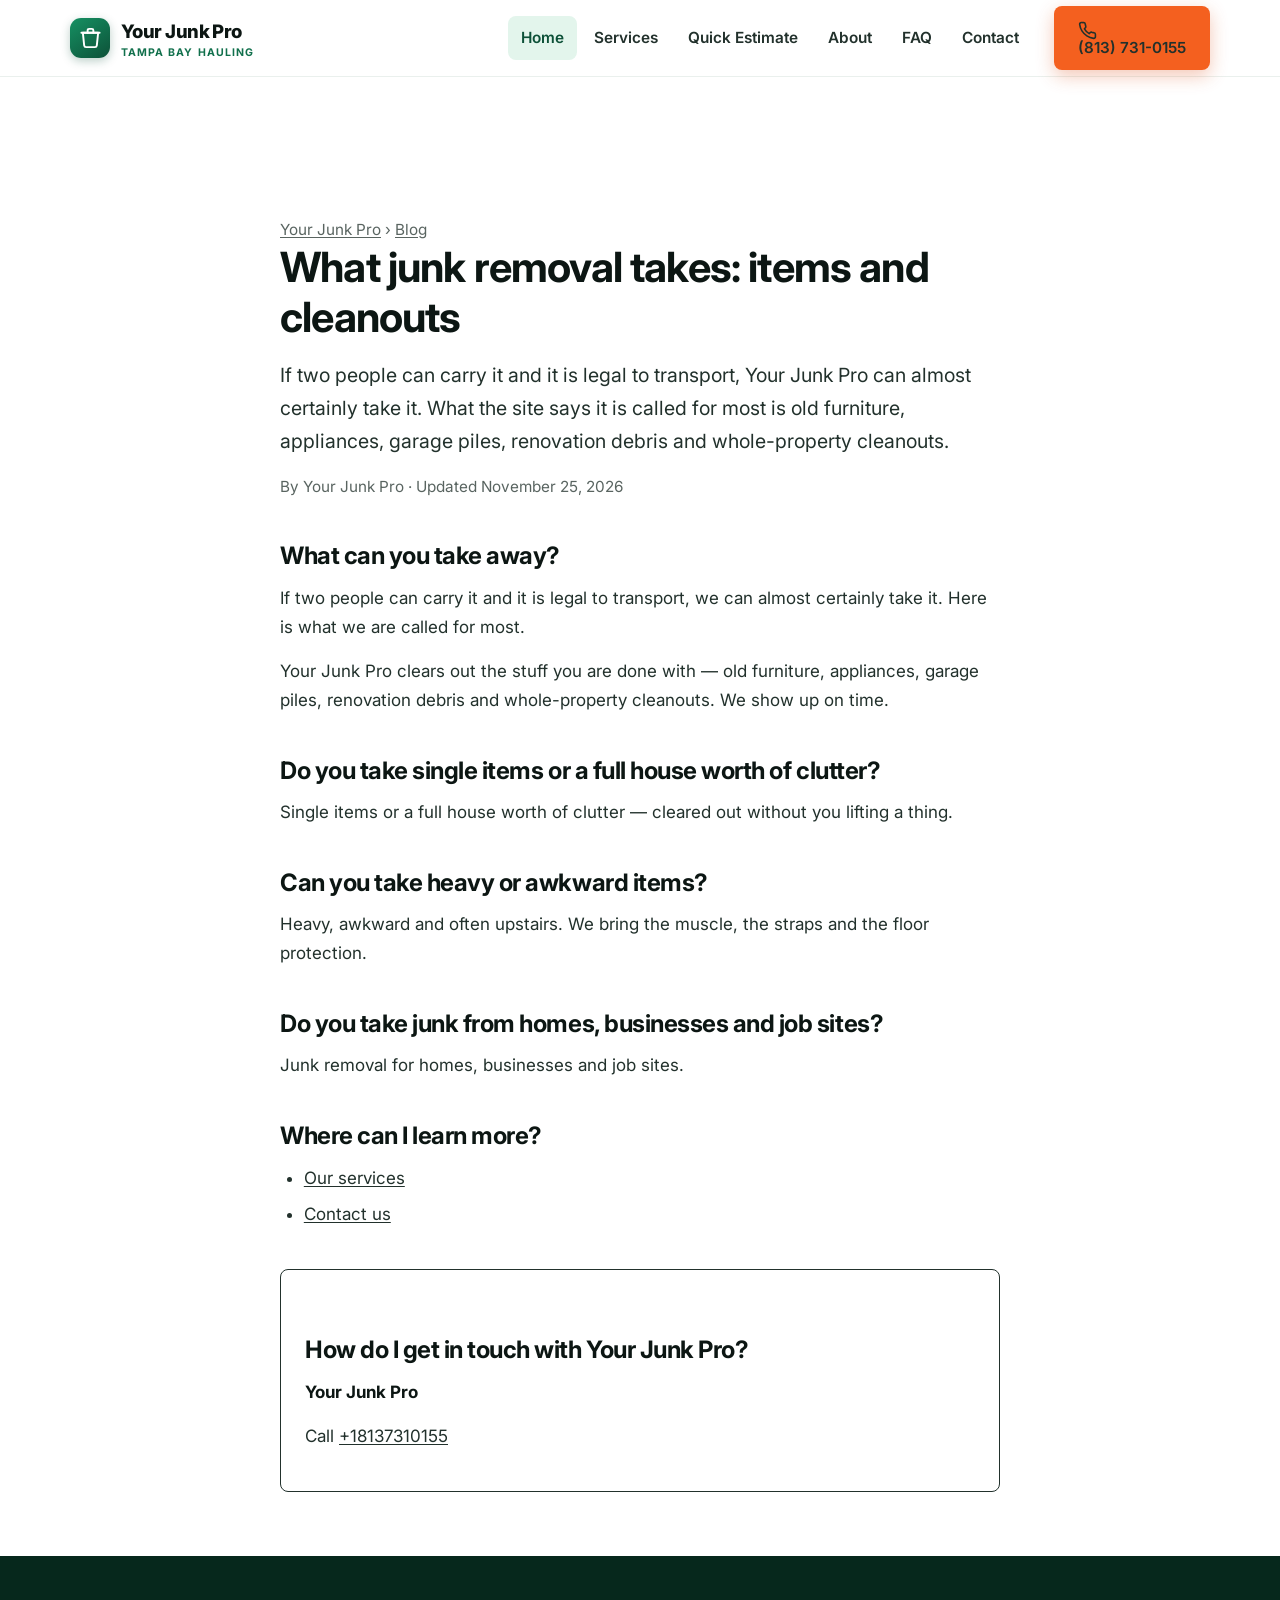
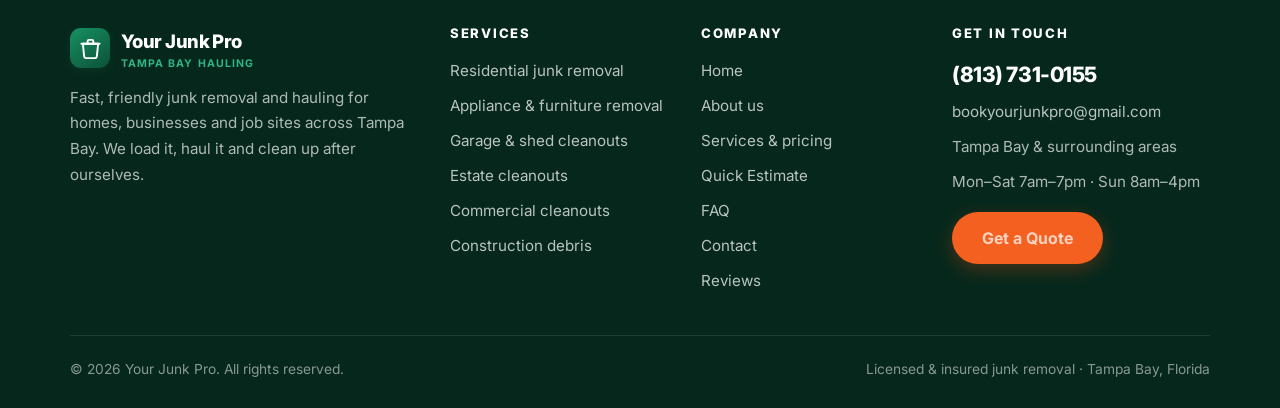
<file: blog/what-junk-removal-takes/index.html>
<!doctype html>
<html lang="en">
<head>
<meta charset="utf-8">
<meta name="viewport" content="width=device-width, initial-scale=1">
<meta name="theme-color" content="#0d5138">
<link rel="icon" href="/favicon.svg" type="image/svg+xml">
<link rel="apple-touch-icon" href="/favicon.svg">
<link rel="preconnect" href="https://fonts.googleapis.com/">
<link rel="preconnect" href="https://fonts.gstatic.com/" crossorigin>
<link rel="stylesheet" href="https://fonts.googleapis.com/css2?family=Inter:wght@400;600;700;800&amp;display=swap">
<link rel="stylesheet" href="/assets/css/styles.css">
<script src="/assets/js/main.js"></script>
<title>What junk removal takes: items and cleanouts | Your Junk Pro</title>
<meta name="description" content="Your Junk Pro clears out old furniture, appliances, garage piles, renovation debris and whole-property cleanouts, for homes, businesses and job sites.">
<link rel="canonical" href="https://www.yourjunkpro.com/blog/what-junk-removal-takes/">
<meta property="og:type" content="article">
<meta property="og:title" content="What junk removal takes: items and cleanouts | Your Junk Pro">
<meta property="og:description" content="Your Junk Pro clears out old furniture, appliances, garage piles, renovation debris and whole-property cleanouts, for homes, businesses and job sites.">
<meta property="og:url" content="https://www.yourjunkpro.com/blog/what-junk-removal-takes/">
<meta name="lv-blog-draft" content="12c91e113060d9e970a2602b94a33994">
<style>.lv-blog{box-sizing:border-box;max-width:760px;margin:0 auto;padding:clamp(96px,12vw,140px) 20px 64px;line-height:1.7;font-size:1.0625rem}.lv-blog h1{font-size:clamp(1.9rem,4vw,2.6rem);line-height:1.2;font-weight:700;margin:0 0 16px}.lv-blog h2{font-size:1.5rem;line-height:1.3;font-weight:700;margin:40px 0 12px}.lv-blog h3{font-size:1.15rem;line-height:1.4;font-weight:600;margin:24px 0 8px}.lv-blog p{margin:0 0 16px}.lv-blog ul{list-style:disc;padding-left:1.4em;margin:0 0 16px}.lv-blog li{margin:0 0 8px}.lv-blog a{color:inherit;text-decoration:underline;text-underline-offset:2px}.lv-blog__answer{font-size:1.15em}.lv-blog__meta,.lv-blog__crumbs{opacity:.75;font-size:.9em}.lv-blog__cta{margin-top:40px;padding:24px;border:1px solid currentColor;border-radius:8px}.lv-blog .lv-blog__list{list-style:none;padding:0}.lv-blog__list li{margin:0 0 28px}</style>
<script type="application/ld+json">{"@context":"https://schema.org","@graph":[{"@type":"BlogPosting","headline":"What junk removal takes: items and cleanouts","description":"Your Junk Pro clears out old furniture, appliances, garage piles, renovation debris and whole-property cleanouts, for homes, businesses and job sites.","url":"https://www.yourjunkpro.com/blog/what-junk-removal-takes/","mainEntityOfPage":"https://www.yourjunkpro.com/blog/what-junk-removal-takes/","datePublished":"2026-11-25","dateModified":"2026-11-25","author":{"@type":"LocalBusiness","@id":"https://www.yourjunkpro.com/#business","name":"Your Junk Pro","url":"https://www.yourjunkpro.com/","telephone":"+18137310155","areaServed":["Tampa Bay, Florida"]},"publisher":{"@id":"https://www.yourjunkpro.com/#business"}},{"@type":"BreadcrumbList","itemListElement":[{"@type":"ListItem","position":1,"name":"Your Junk Pro","item":"https://www.yourjunkpro.com/"},{"@type":"ListItem","position":2,"name":"Blog","item":"https://www.yourjunkpro.com/blog/"},{"@type":"ListItem","position":3,"name":"What junk removal takes: items and cleanouts","item":"https://www.yourjunkpro.com/blog/what-junk-removal-takes/"}]}]}</script>
</head>
<body>
<header class="site-header">
  <div class="container header-inner">
    <a class="brand" href="/index.html">
      <span class="brand-mark" aria-hidden="true">
        <svg viewbox="0 0 24 24"><path d="M4 7h16l-1.4 13.2a2 2 0 0 1-2 1.8H7.4a2 2 0 0 1-2-1.8Z"/><path d="M2.5 7h19"/><path d="M9 7V4.6A1.6 1.6 0 0 1 10.6 3h2.8A1.6 1.6 0 0 1 15 4.6V7"/></svg>
      </span>
      <span class="brand-text">Your Junk Pro<small>Tampa Bay Hauling</small></span>
    </a>

    <button class="nav-toggle" type="button" aria-expanded="false" aria-controls="site-nav" aria-label="Toggle navigation menu">
      <span></span><span></span><span></span>
    </button>

    <nav class="site-nav" id="site-nav" aria-label="Main navigation">
      <ul>
        <li><a href="/index.html" aria-current="page">Home</a></li>
        <li><a href="/services.html">Services</a></li>
        <li><a href="/quickestimate">Quick Estimate</a></li>
        <li><a href="/about.html">About</a></li>
        <li><a href="/faq.html">FAQ</a></li>
        <li><a href="/contact.html">Contact</a></li>
      </ul>
      <div class="nav-cta">
        <a class="btn btn--primary" href="tel:+18137310155">
          <svg class="btn-icon" viewbox="0 0 24 24" aria-hidden="true"><path d="M22 16.9v3a2 2 0 0 1-2.2 2 19.8 19.8 0 0 1-8.6-3.1 19.5 19.5 0 0 1-6-6A19.8 19.8 0 0 1 2.1 4.2 2 2 0 0 1 4.1 2h3a2 2 0 0 1 2 1.7c.1 1 .4 1.9.7 2.8a2 2 0 0 1-.5 2.1L8.1 9.9a16 16 0 0 0 6 6l1.3-1.3a2 2 0 0 1 2.1-.4c.9.3 1.8.6 2.8.7a2 2 0 0 1 1.7 2Z"/></svg>
          (813) 731-0155
        </a>
      </div>
    </nav>
  </div>
</header>
<main id="main" class="lv-blog"><article>
<nav class="lv-blog__crumbs" aria-label="Breadcrumb"><a href="/">Your Junk Pro</a> › <a href="/blog/">Blog</a></nav>
<h1>What junk removal takes: items and cleanouts</h1>
<p class="lv-blog__answer">If two people can carry it and it is legal to transport, Your Junk Pro can almost certainly take it. What the site says it is called for most is old furniture, appliances, garage piles, renovation debris and whole-property cleanouts.</p>
<p class="lv-blog__meta">By Your Junk Pro · Updated <time datetime="2026-11-25">November 25, 2026</time></p>
<h2>What can you take away?</h2>
<p>If two people can carry it and it is legal to transport, we can almost certainly take it. Here is what we are called for most.</p>
<p>Your Junk Pro clears out the stuff you are done with — old furniture, appliances, garage piles, renovation debris and whole-property cleanouts. We show up on time.</p>
<h2>Do you take single items or a full house worth of clutter?</h2>
<p>Single items or a full house worth of clutter — cleared out without you lifting a thing.</p>
<h2>Can you take heavy or awkward items?</h2>
<p>Heavy, awkward and often upstairs. We bring the muscle, the straps and the floor protection.</p>
<h2>Do you take junk from homes, businesses and job sites?</h2>
<p>Junk removal for homes, businesses and job sites.</p>
<h2>Where can I learn more?</h2><ul>
<li><a href="/services.html">Our services</a></li>
<li><a href="/#quote">Contact us</a></li>
</ul>
<section class="lv-blog__cta"><h2>How do I get in touch with Your Junk Pro?</h2><p><strong>Your Junk Pro</strong></p><p>Call <a href="tel:+18137310155">+18137310155</a></p></section>
</article></main>
<footer class="site-footer">
  <div class="container footer-grid">
    <div>
      <a class="brand" href="/index.html">
        <span class="brand-mark" aria-hidden="true">
          <svg viewbox="0 0 24 24"><path d="M4 7h16l-1.4 13.2a2 2 0 0 1-2 1.8H7.4a2 2 0 0 1-2-1.8Z"/><path d="M2.5 7h19"/><path d="M9 7V4.6A1.6 1.6 0 0 1 10.6 3h2.8A1.6 1.6 0 0 1 15 4.6V7"/></svg>
        </span>
        <span class="brand-text">Your Junk Pro<small>Tampa Bay Hauling</small></span>
      </a>
      <p>Fast, friendly junk removal and hauling for homes, businesses and job sites across Tampa Bay. We load it, haul it and clean up after ourselves.</p>
    </div>

    <div>
      <h3>Services</h3>
      <ul>
        <li><a href="/services.html#residential">Residential junk removal</a></li>
        <li><a href="/services.html#appliances">Appliance &amp; furniture removal</a></li>
        <li><a href="/services.html#cleanouts">Garage &amp; shed cleanouts</a></li>
        <li><a href="/services.html#estate">Estate cleanouts</a></li>
        <li><a href="/services.html#commercial">Commercial cleanouts</a></li>
        <li><a href="/services.html#construction">Construction debris</a></li>
      </ul>
    </div>

    <div>
      <h3>Company</h3>
      <ul>
        <li><a href="/index.html">Home</a></li>
        <li><a href="/about.html">About us</a></li>
        <li><a href="/services.html">Services &amp; pricing</a></li>
        <li><a href="/quickestimate">Quick Estimate</a></li>
        <li><a href="/faq.html">FAQ</a></li>
        <li><a href="/contact.html">Contact</a></li>
        <li><a href="/index.html#reviews">Reviews</a></li>
      </ul>
    </div>

    <div>
      <h3>Get in touch</h3>
      <a class="footer-phone" href="tel:+18137310155">(813) 731-0155</a>
      <ul>
        <li><a href="mailto:bookyourjunkpro@gmail.com">bookyourjunkpro@gmail.com</a></li>
        <li>Tampa Bay &amp; surrounding areas</li>
        <li>Mon–Sat 7am–7pm · Sun 8am–4pm</li>
      </ul>
      <div class="btn-row" style="margin-top:18px">
        <a class="btn btn--primary" href="/#quote">Get a Quote</a>
      </div>
    </div>
  </div>

  <div class="container">
    <div class="footer-bottom">
      <p>&copy; <span data-year="">2026</span> Your Junk Pro. All rights reserved.</p>
      <p>Licensed &amp; insured junk removal · Tampa Bay, Florida</p>
    </div>
  </div>
</footer>
</body>
</html>
</file>
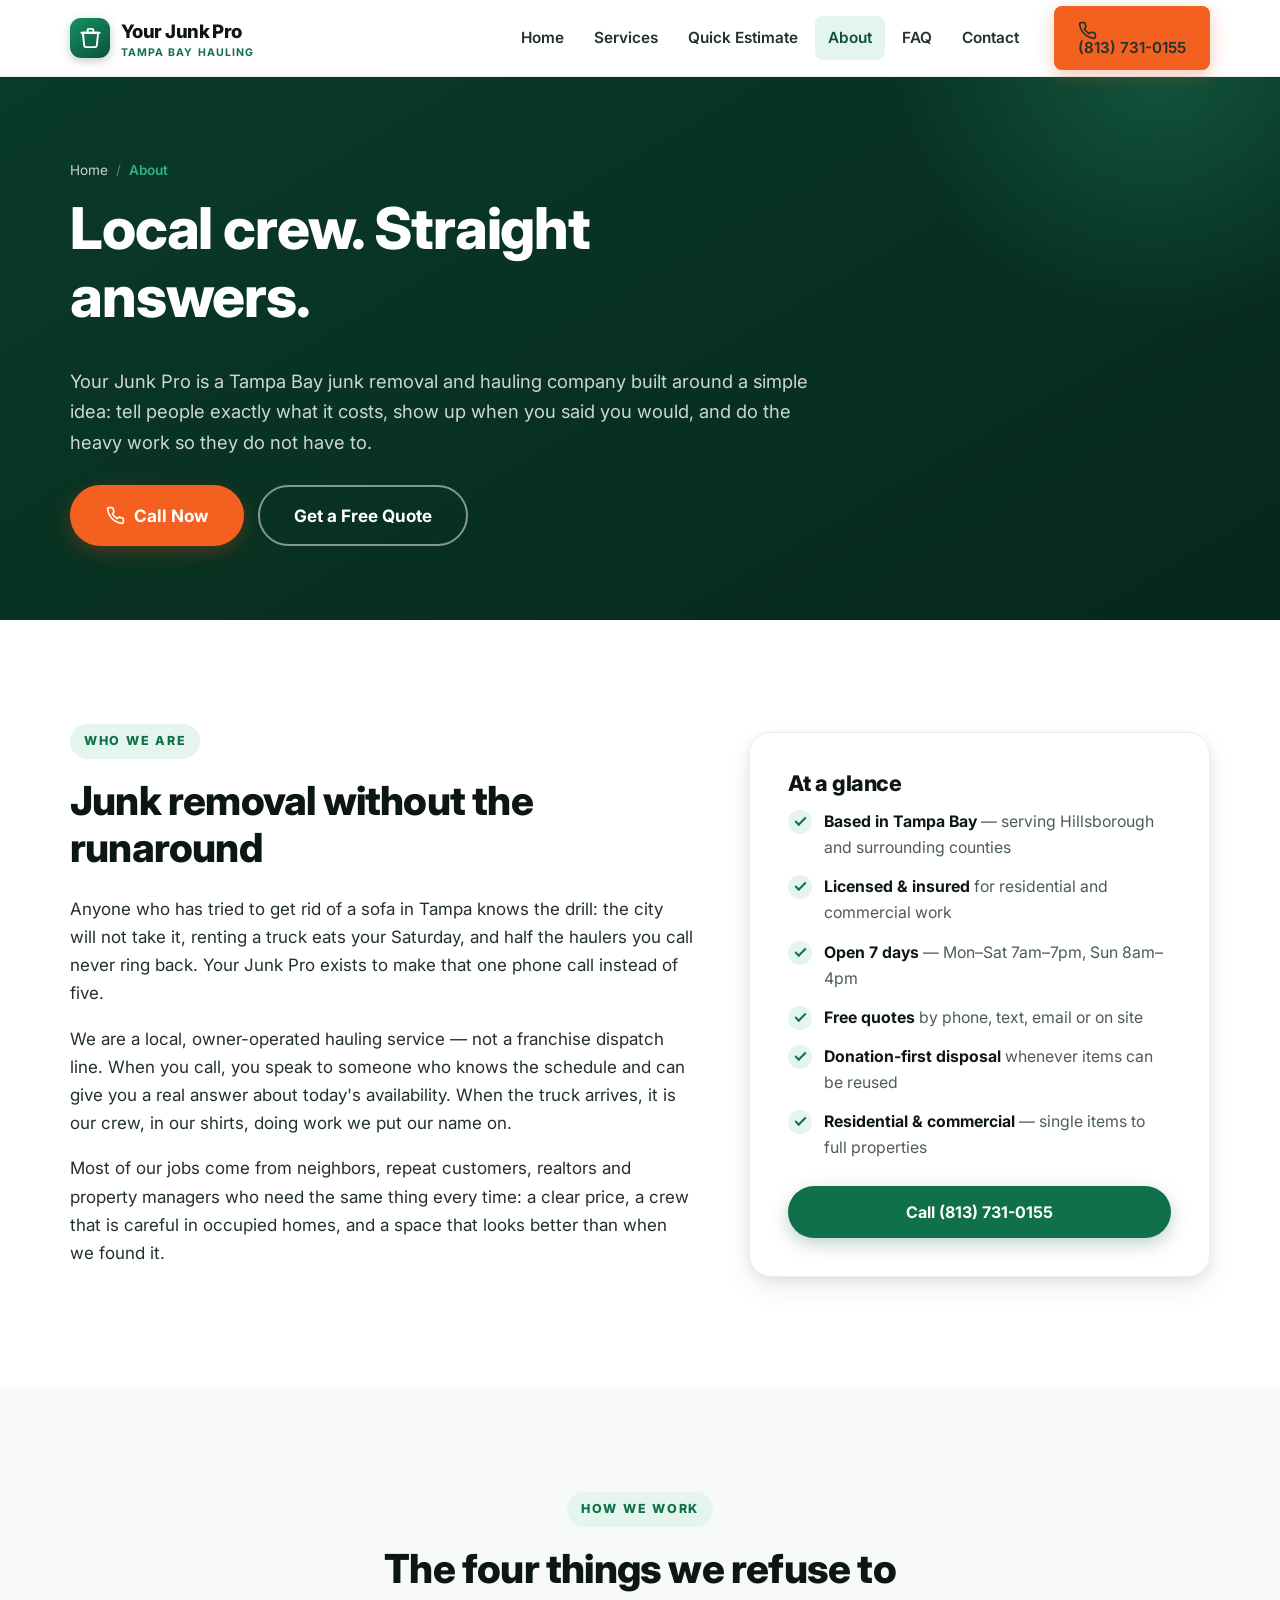
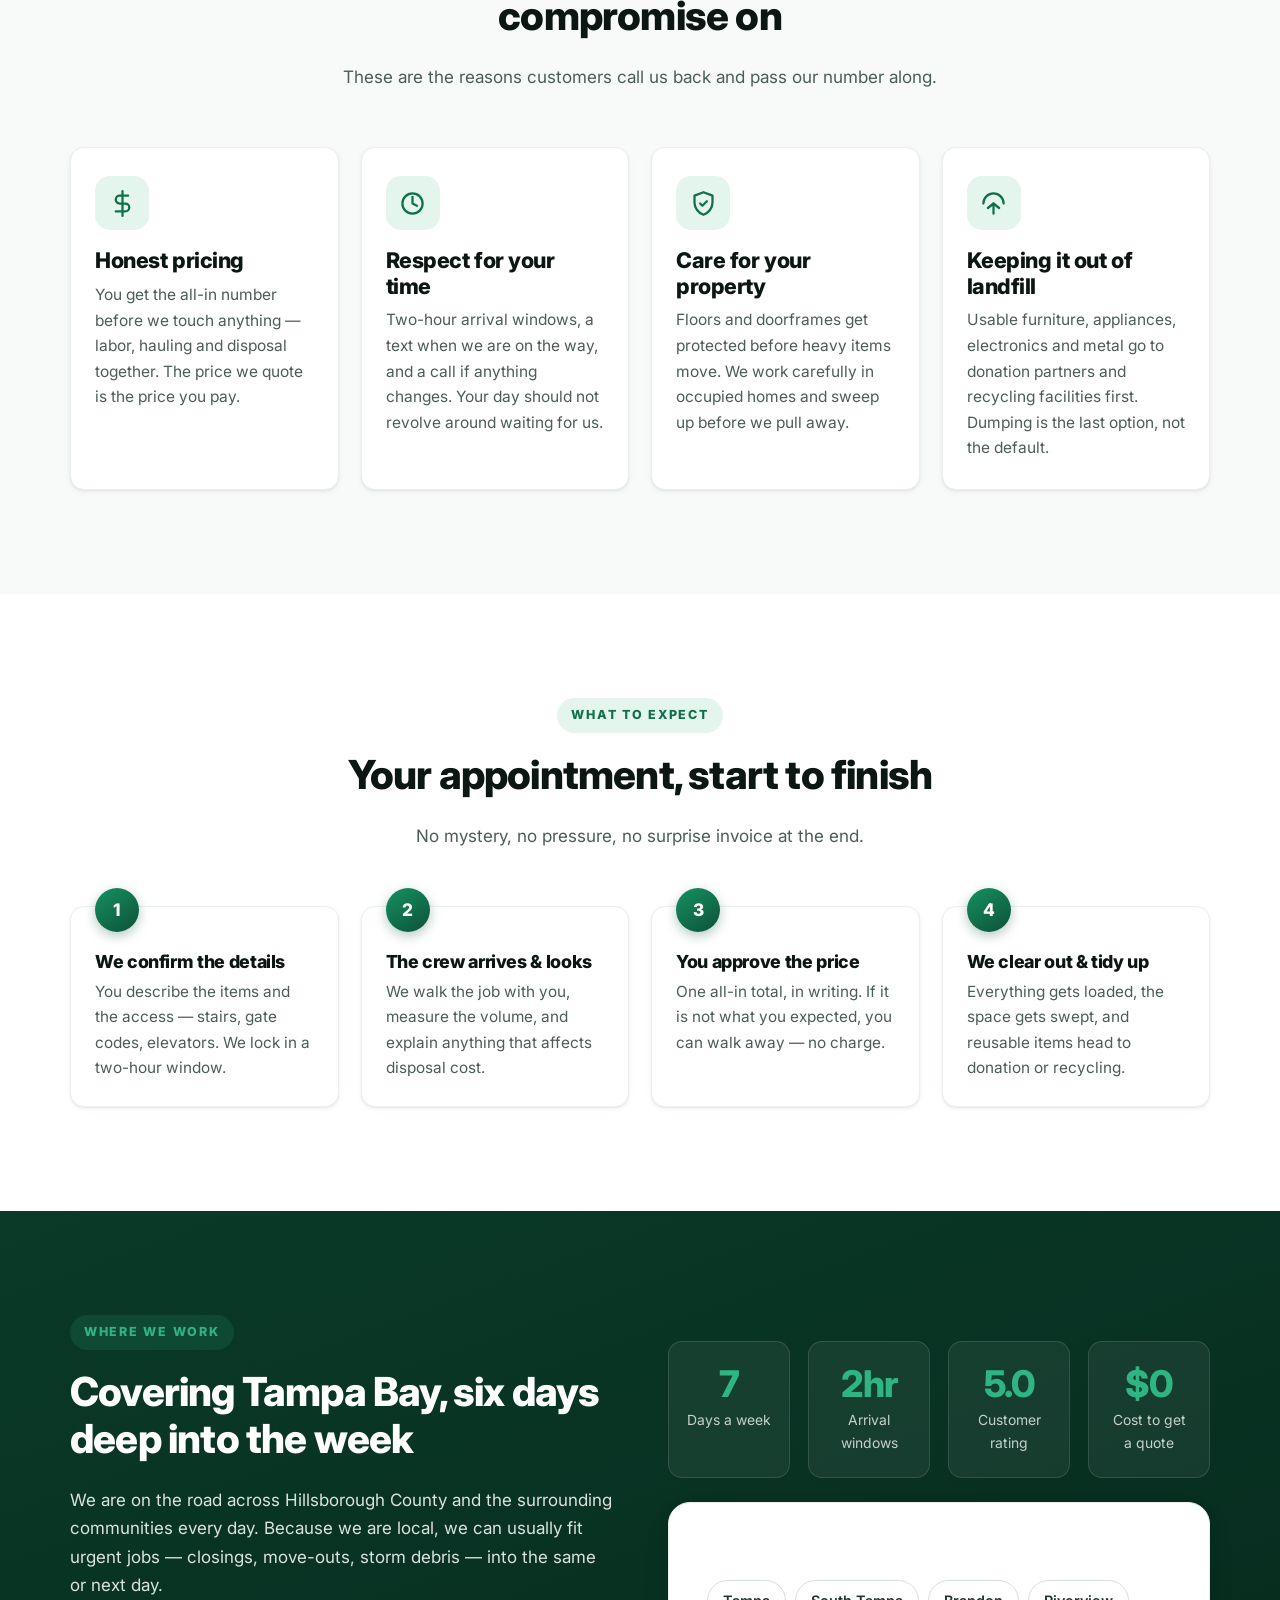
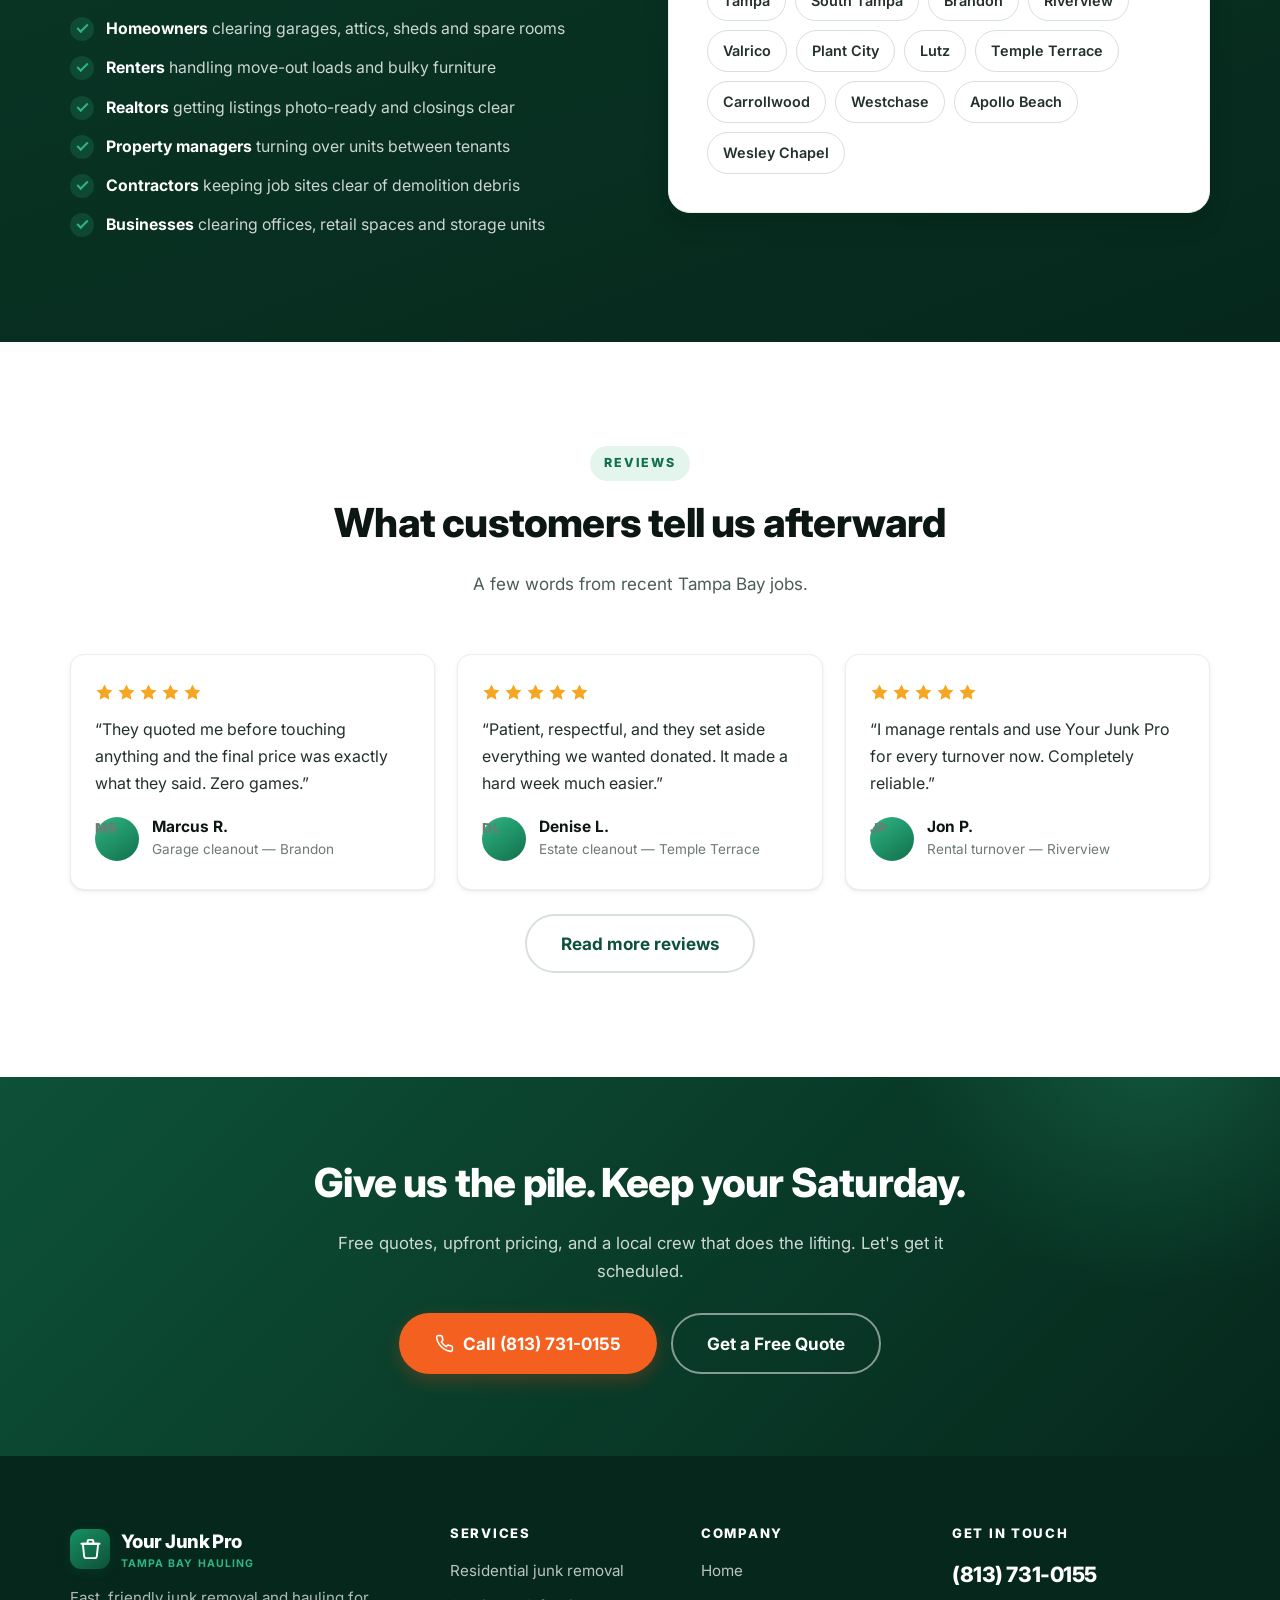
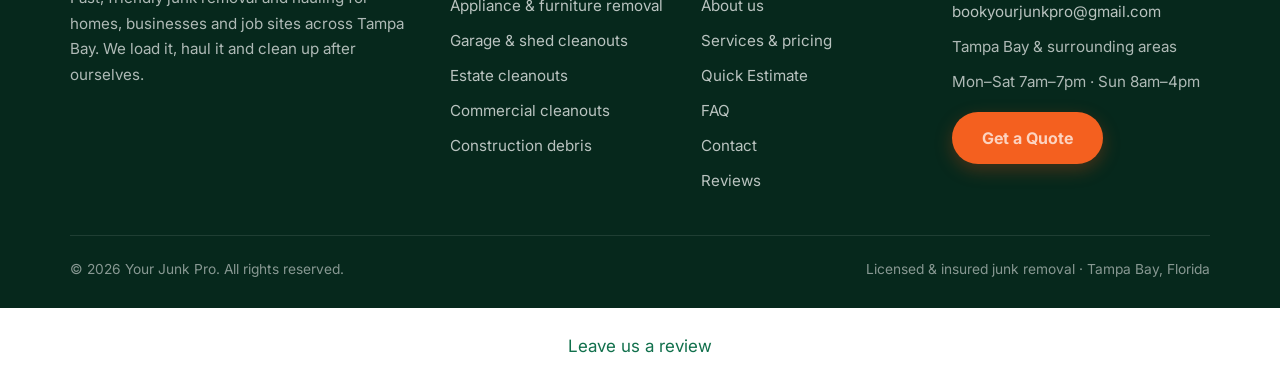
<file: about.html>
<!DOCTYPE html>
<html lang="en">
<head>
<meta charset="utf-8">
<meta name="viewport" content="width=device-width, initial-scale=1">
<title>About Us | Your Junk Pro — Local Junk Removal in Tampa Bay</title>
<meta name="description" content="Your Junk Pro is a local, licensed and insured junk removal company serving Tampa Bay. Upfront pricing, careful crews, and donation-first disposal. Call (813) 731-0155.">
<meta name="keywords" content="about Your Junk Pro, local junk removal Tampa, licensed insured hauling, eco friendly junk removal Tampa Bay">
<meta name="author" content="Your Junk Pro">
<meta name="theme-color" content="#0d5138">
<meta name="robots" content="index, follow">
<link rel="canonical" href="about.html">

<meta property="og:type" content="website">
<meta property="og:site_name" content="Your Junk Pro">
<meta property="og:title" content="About Us | Your Junk Pro — Local Junk Removal in Tampa Bay">
<meta property="og:description" content="A local Tampa Bay hauling crew built on upfront pricing, careful work and donation-first disposal.">
<meta property="og:locale" content="en_US">
<meta name="twitter:card" content="summary_large_image">
<meta name="twitter:title" content="About Us | Your Junk Pro">
<meta name="twitter:description" content="A local Tampa Bay hauling crew built on upfront pricing and careful work.">

<link rel="icon" href="favicon.svg" type="image/svg+xml">
<link rel="apple-touch-icon" href="favicon.svg">

<link rel="preconnect" href="https://fonts.googleapis.com">
<link rel="preconnect" href="https://fonts.gstatic.com" crossorigin>
<link href="https://fonts.googleapis.com/css2?family=Inter:wght@400;600;700;800&display=swap" rel="stylesheet">
<link rel="stylesheet" href="assets/css/styles.css">
</head>
<body>
<a class="skip-link" href="#main">Skip to main content</a>

<header class="site-header">
  <div class="container header-inner">
    <a class="brand" href="index.html">
      <span class="brand-mark" aria-hidden="true">
        <svg viewBox="0 0 24 24"><path d="M4 7h16l-1.4 13.2a2 2 0 0 1-2 1.8H7.4a2 2 0 0 1-2-1.8Z"/><path d="M2.5 7h19"/><path d="M9 7V4.6A1.6 1.6 0 0 1 10.6 3h2.8A1.6 1.6 0 0 1 15 4.6V7"/></svg>
      </span>
      <span class="brand-text">Your Junk Pro<small>Tampa Bay Hauling</small></span>
    </a>

    <button class="nav-toggle" type="button" aria-expanded="false" aria-controls="site-nav" aria-label="Toggle navigation menu">
      <span></span><span></span><span></span>
    </button>

    <nav class="site-nav" id="site-nav" aria-label="Main navigation">
      <ul>
        <li><a href="index.html">Home</a></li>
        <li><a href="services.html">Services</a></li>
        <li><a href="/quickestimate">Quick Estimate</a></li>
        <li><a href="about.html" aria-current="page">About</a></li>
        <li><a href="faq.html">FAQ</a></li>
        <li><a href="contact.html">Contact</a></li>
      </ul>
      <div class="nav-cta">
        <a class="btn btn--primary" href="tel:+18137310155">
          <svg class="btn-icon" viewBox="0 0 24 24" aria-hidden="true"><path d="M22 16.9v3a2 2 0 0 1-2.2 2 19.8 19.8 0 0 1-8.6-3.1 19.5 19.5 0 0 1-6-6A19.8 19.8 0 0 1 2.1 4.2 2 2 0 0 1 4.1 2h3a2 2 0 0 1 2 1.7c.1 1 .4 1.9.7 2.8a2 2 0 0 1-.5 2.1L8.1 9.9a16 16 0 0 0 6 6l1.3-1.3a2 2 0 0 1 2.1-.4c.9.3 1.8.6 2.8.7a2 2 0 0 1 1.7 2Z"/></svg>
          (813) 731-0155
        </a>
      </div>
    </nav>
  </div>
</header>

<main id="main">

  <section class="page-hero">
    <div class="container">
      <nav class="breadcrumb" aria-label="Breadcrumb">
        <ol>
          <li><a href="index.html">Home</a></li>
          <li><span aria-current="page">About</span></li>
        </ol>
      </nav>
      <h1>Local crew. Straight answers.</h1>
      <p>
        Your Junk Pro is a Tampa Bay junk removal and hauling company built around a simple idea:
        tell people exactly what it costs, show up when you said you would, and do the heavy work
        so they do not have to.
      </p>
      <div class="btn-row">
        <a class="btn btn--primary btn--lg" href="tel:+18137310155">
          <svg class="btn-icon" viewBox="0 0 24 24" aria-hidden="true"><path d="M22 16.9v3a2 2 0 0 1-2.2 2 19.8 19.8 0 0 1-8.6-3.1 19.5 19.5 0 0 1-6-6A19.8 19.8 0 0 1 2.1 4.2 2 2 0 0 1 4.1 2h3a2 2 0 0 1 2 1.7c.1 1 .4 1.9.7 2.8a2 2 0 0 1-.5 2.1L8.1 9.9a16 16 0 0 0 6 6l1.3-1.3a2 2 0 0 1 2.1-.4c.9.3 1.8.6 2.8.7a2 2 0 0 1 1.7 2Z"/></svg>
          Call Now
        </a>
        <a class="btn btn--ghost btn--lg" href="contact.html">Get a Free Quote</a>
      </div>
    </div>
  </section>

  <!-- ================= STORY ================= -->
  <section class="section">
    <div class="container">
      <div class="split split--wide-left">
        <div>
          <span class="eyebrow">Who we are</span>
          <h2>Junk removal without the runaround</h2>
          <p>
            Anyone who has tried to get rid of a sofa in Tampa knows the drill: the city will not take
            it, renting a truck eats your Saturday, and half the haulers you call never ring back.
            Your Junk Pro exists to make that one phone call instead of five.
          </p>
          <p>
            We are a local, owner-operated hauling service — not a franchise dispatch line. When you
            call, you speak to someone who knows the schedule and can give you a real answer about
            today's availability. When the truck arrives, it is our crew, in our shirts, doing work
            we put our name on.
          </p>
          <p>
            Most of our jobs come from neighbors, repeat customers, realtors and property managers
            who need the same thing every time: a clear price, a crew that is careful in occupied
            homes, and a space that looks better than when we found it.
          </p>
        </div>

        <div class="panel">
          <h3>At a glance</h3>
          <ul class="checklist">
            <li><strong>Based in Tampa Bay</strong> — serving Hillsborough and surrounding counties</li>
            <li><strong>Licensed &amp; insured</strong> for residential and commercial work</li>
            <li><strong>Open 7 days</strong> — Mon–Sat 7am–7pm, Sun 8am–4pm</li>
            <li><strong>Free quotes</strong> by phone, text, email or on site</li>
            <li><strong>Donation-first disposal</strong> whenever items can be reused</li>
            <li><strong>Residential &amp; commercial</strong> — single items to full properties</li>
          </ul>
          <div class="btn-row" style="margin-top:24px">
            <a class="btn btn--green btn--block" href="tel:+18137310155">Call (813) 731-0155</a>
          </div>
        </div>
      </div>
    </div>
  </section>

  <!-- ================= VALUES ================= -->
  <section class="section section--cream">
    <div class="container">
      <div class="section-head">
        <span class="eyebrow">How we work</span>
        <h2>The four things we refuse to compromise on</h2>
        <p>These are the reasons customers call us back and pass our number along.</p>
      </div>

      <div class="grid grid--4">
        <article class="card">
          <div class="icon-badge" aria-hidden="true">
            <svg viewBox="0 0 24 24"><path d="M12 1v22"/><path d="M17 5H9.5a3.5 3.5 0 0 0 0 7h5a3.5 3.5 0 0 1 0 7H6"/></svg>
          </div>
          <h3>Honest pricing</h3>
          <p>You get the all-in number before we touch anything — labor, hauling and disposal together. The price we quote is the price you pay.</p>
        </article>

        <article class="card">
          <div class="icon-badge" aria-hidden="true">
            <svg viewBox="0 0 24 24"><circle cx="12" cy="12" r="9"/><path d="M12 6v6l4 2"/></svg>
          </div>
          <h3>Respect for your time</h3>
          <p>Two-hour arrival windows, a text when we are on the way, and a call if anything changes. Your day should not revolve around waiting for us.</p>
        </article>

        <article class="card">
          <div class="icon-badge" aria-hidden="true">
            <svg viewBox="0 0 24 24"><path d="M12 2 4 5v6c0 5 3.4 9.4 8 11 4.6-1.6 8-6 8-11V5Z"/><path d="m9 12 2 2 4-4"/></svg>
          </div>
          <h3>Care for your property</h3>
          <p>Floors and doorframes get protected before heavy items move. We work carefully in occupied homes and sweep up before we pull away.</p>
        </article>

        <article class="card">
          <div class="icon-badge" aria-hidden="true">
            <svg viewBox="0 0 24 24"><path d="M3 12a9 9 0 0 1 9-9 9 9 0 0 1 9 9"/><path d="m7 16 5-4 5 4"/><path d="M12 21v-9"/></svg>
          </div>
          <h3>Keeping it out of landfill</h3>
          <p>Usable furniture, appliances, electronics and metal go to donation partners and recycling facilities first. Dumping is the last option, not the default.</p>
        </article>
      </div>
    </div>
  </section>

  <!-- ================= PROCESS ================= -->
  <section class="section">
    <div class="container">
      <div class="section-head">
        <span class="eyebrow">What to expect</span>
        <h2>Your appointment, start to finish</h2>
        <p>No mystery, no pressure, no surprise invoice at the end.</p>
      </div>

      <ol class="steps">
        <li>
          <h3>We confirm the details</h3>
          <p>You describe the items and the access — stairs, gate codes, elevators. We lock in a two-hour window.</p>
        </li>
        <li>
          <h3>The crew arrives &amp; looks</h3>
          <p>We walk the job with you, measure the volume, and explain anything that affects disposal cost.</p>
        </li>
        <li>
          <h3>You approve the price</h3>
          <p>One all-in total, in writing. If it is not what you expected, you can walk away — no charge.</p>
        </li>
        <li>
          <h3>We clear out &amp; tidy up</h3>
          <p>Everything gets loaded, the space gets swept, and reusable items head to donation or recycling.</p>
        </li>
      </ol>
    </div>
  </section>

  <!-- ================= SERVICE AREA ================= -->
  <section class="section section--green">
    <div class="container">
      <div class="split">
        <div>
          <span class="eyebrow">Where we work</span>
          <h2>Covering Tampa Bay, six days deep into the week</h2>
          <p>
            We are on the road across Hillsborough County and the surrounding communities every day.
            Because we are local, we can usually fit urgent jobs — closings, move-outs, storm debris —
            into the same or next day.
          </p>
          <ul class="checklist">
            <li><strong>Homeowners</strong> clearing garages, attics, sheds and spare rooms</li>
            <li><strong>Renters</strong> handling move-out loads and bulky furniture</li>
            <li><strong>Realtors</strong> getting listings photo-ready and closings clear</li>
            <li><strong>Property managers</strong> turning over units between tenants</li>
            <li><strong>Contractors</strong> keeping job sites clear of demolition debris</li>
            <li><strong>Businesses</strong> clearing offices, retail spaces and storage units</li>
          </ul>
        </div>

        <div>
          <ul class="stats">
            <li><span class="stat-num">7</span><span class="stat-label">Days a week</span></li>
            <li><span class="stat-num">2hr</span><span class="stat-label">Arrival windows</span></li>
            <li><span class="stat-num">5.0</span><span class="stat-label">Customer rating</span></li>
            <li><span class="stat-num">$0</span><span class="stat-label">Cost to get a quote</span></li>
          </ul>
          <div class="panel" style="margin-top:24px">
            <h3>Areas we serve</h3>
            <ul class="area-list">
              <li><span>Tampa</span></li>
              <li><span>South Tampa</span></li>
              <li><span>Brandon</span></li>
              <li><span>Riverview</span></li>
              <li><span>Valrico</span></li>
              <li><span>Plant City</span></li>
              <li><span>Lutz</span></li>
              <li><span>Temple Terrace</span></li>
              <li><span>Carrollwood</span></li>
              <li><span>Westchase</span></li>
              <li><span>Apollo Beach</span></li>
              <li><span>Wesley Chapel</span></li>
            </ul>
          </div>
        </div>
      </div>
    </div>
  </section>

  <!-- ================= REVIEWS SNAPSHOT ================= -->
  <section class="section">
    <div class="container">
      <div class="section-head">
        <span class="eyebrow">Reviews</span>
        <h2>What customers tell us afterward</h2>
        <p>A few words from recent Tampa Bay jobs.</p>
      </div>

      <div class="grid grid--3">
        <article class="review">
          <div class="stars" role="img" aria-label="5 out of 5 stars">
            <svg viewBox="0 0 24 24" aria-hidden="true"><path d="m12 2 3.1 6.3 6.9 1-5 4.9 1.2 6.8-6.2-3.3-6.2 3.3L7 14.2l-5-4.9 6.9-1Z"/></svg>
            <svg viewBox="0 0 24 24" aria-hidden="true"><path d="m12 2 3.1 6.3 6.9 1-5 4.9 1.2 6.8-6.2-3.3-6.2 3.3L7 14.2l-5-4.9 6.9-1Z"/></svg>
            <svg viewBox="0 0 24 24" aria-hidden="true"><path d="m12 2 3.1 6.3 6.9 1-5 4.9 1.2 6.8-6.2-3.3-6.2 3.3L7 14.2l-5-4.9 6.9-1Z"/></svg>
            <svg viewBox="0 0 24 24" aria-hidden="true"><path d="m12 2 3.1 6.3 6.9 1-5 4.9 1.2 6.8-6.2-3.3-6.2 3.3L7 14.2l-5-4.9 6.9-1Z"/></svg>
            <svg viewBox="0 0 24 24" aria-hidden="true"><path d="m12 2 3.1 6.3 6.9 1-5 4.9 1.2 6.8-6.2-3.3-6.2 3.3L7 14.2l-5-4.9 6.9-1Z"/></svg>
          </div>
          <blockquote>They quoted me before touching anything and the final price was exactly what they said. Zero games.</blockquote>
          <div class="review-author">
            <span class="avatar" aria-hidden="true">MR</span>
            <div><strong>Marcus R.</strong><span>Garage cleanout — Brandon</span></div>
          </div>
        </article>

        <article class="review">
          <div class="stars" role="img" aria-label="5 out of 5 stars">
            <svg viewBox="0 0 24 24" aria-hidden="true"><path d="m12 2 3.1 6.3 6.9 1-5 4.9 1.2 6.8-6.2-3.3-6.2 3.3L7 14.2l-5-4.9 6.9-1Z"/></svg>
            <svg viewBox="0 0 24 24" aria-hidden="true"><path d="m12 2 3.1 6.3 6.9 1-5 4.9 1.2 6.8-6.2-3.3-6.2 3.3L7 14.2l-5-4.9 6.9-1Z"/></svg>
            <svg viewBox="0 0 24 24" aria-hidden="true"><path d="m12 2 3.1 6.3 6.9 1-5 4.9 1.2 6.8-6.2-3.3-6.2 3.3L7 14.2l-5-4.9 6.9-1Z"/></svg>
            <svg viewBox="0 0 24 24" aria-hidden="true"><path d="m12 2 3.1 6.3 6.9 1-5 4.9 1.2 6.8-6.2-3.3-6.2 3.3L7 14.2l-5-4.9 6.9-1Z"/></svg>
            <svg viewBox="0 0 24 24" aria-hidden="true"><path d="m12 2 3.1 6.3 6.9 1-5 4.9 1.2 6.8-6.2-3.3-6.2 3.3L7 14.2l-5-4.9 6.9-1Z"/></svg>
          </div>
          <blockquote>Patient, respectful, and they set aside everything we wanted donated. It made a hard week much easier.</blockquote>
          <div class="review-author">
            <span class="avatar" aria-hidden="true">DL</span>
            <div><strong>Denise L.</strong><span>Estate cleanout — Temple Terrace</span></div>
          </div>
        </article>

        <article class="review">
          <div class="stars" role="img" aria-label="5 out of 5 stars">
            <svg viewBox="0 0 24 24" aria-hidden="true"><path d="m12 2 3.1 6.3 6.9 1-5 4.9 1.2 6.8-6.2-3.3-6.2 3.3L7 14.2l-5-4.9 6.9-1Z"/></svg>
            <svg viewBox="0 0 24 24" aria-hidden="true"><path d="m12 2 3.1 6.3 6.9 1-5 4.9 1.2 6.8-6.2-3.3-6.2 3.3L7 14.2l-5-4.9 6.9-1Z"/></svg>
            <svg viewBox="0 0 24 24" aria-hidden="true"><path d="m12 2 3.1 6.3 6.9 1-5 4.9 1.2 6.8-6.2-3.3-6.2 3.3L7 14.2l-5-4.9 6.9-1Z"/></svg>
            <svg viewBox="0 0 24 24" aria-hidden="true"><path d="m12 2 3.1 6.3 6.9 1-5 4.9 1.2 6.8-6.2-3.3-6.2 3.3L7 14.2l-5-4.9 6.9-1Z"/></svg>
            <svg viewBox="0 0 24 24" aria-hidden="true"><path d="m12 2 3.1 6.3 6.9 1-5 4.9 1.2 6.8-6.2-3.3-6.2 3.3L7 14.2l-5-4.9 6.9-1Z"/></svg>
          </div>
          <blockquote>I manage rentals and use Your Junk Pro for every turnover now. Completely reliable.</blockquote>
          <div class="review-author">
            <span class="avatar" aria-hidden="true">JP</span>
            <div><strong>Jon P.</strong><span>Rental turnover — Riverview</span></div>
          </div>
        </article>
      </div>

      <div class="btn-row btn-row--center mt-24">
        <a class="btn btn--outline btn--lg" href="index.html#reviews">Read more reviews</a>
      </div>
    </div>
  </section>

  <section class="cta-band">
    <div class="container">
      <h2>Give us the pile. Keep your Saturday.</h2>
      <p>Free quotes, upfront pricing, and a local crew that does the lifting. Let's get it scheduled.</p>
      <div class="btn-row btn-row--center">
        <a class="btn btn--primary btn--lg" href="tel:+18137310155">
          <svg class="btn-icon" viewBox="0 0 24 24" aria-hidden="true"><path d="M22 16.9v3a2 2 0 0 1-2.2 2 19.8 19.8 0 0 1-8.6-3.1 19.5 19.5 0 0 1-6-6A19.8 19.8 0 0 1 2.1 4.2 2 2 0 0 1 4.1 2h3a2 2 0 0 1 2 1.7c.1 1 .4 1.9.7 2.8a2 2 0 0 1-.5 2.1L8.1 9.9a16 16 0 0 0 6 6l1.3-1.3a2 2 0 0 1 2.1-.4c.9.3 1.8.6 2.8.7a2 2 0 0 1 1.7 2Z"/></svg>
          Call (813) 731-0155
        </a>
        <a class="btn btn--ghost btn--lg" href="contact.html">Get a Free Quote</a>
      </div>
    </div>
  </section>

</main>

<footer class="site-footer">
  <div class="container footer-grid">
    <div>
      <a class="brand" href="index.html">
        <span class="brand-mark" aria-hidden="true">
          <svg viewBox="0 0 24 24"><path d="M4 7h16l-1.4 13.2a2 2 0 0 1-2 1.8H7.4a2 2 0 0 1-2-1.8Z"/><path d="M2.5 7h19"/><path d="M9 7V4.6A1.6 1.6 0 0 1 10.6 3h2.8A1.6 1.6 0 0 1 15 4.6V7"/></svg>
        </span>
        <span class="brand-text">Your Junk Pro<small>Tampa Bay Hauling</small></span>
      </a>
      <p>Fast, friendly junk removal and hauling for homes, businesses and job sites across Tampa Bay. We load it, haul it and clean up after ourselves.</p>
    </div>

    <div>
      <h3>Services</h3>
      <ul>
        <li><a href="services.html#residential">Residential junk removal</a></li>
        <li><a href="services.html#appliances">Appliance &amp; furniture removal</a></li>
        <li><a href="services.html#cleanouts">Garage &amp; shed cleanouts</a></li>
        <li><a href="services.html#estate">Estate cleanouts</a></li>
        <li><a href="services.html#commercial">Commercial cleanouts</a></li>
        <li><a href="services.html#construction">Construction debris</a></li>
      </ul>
    </div>

    <div>
      <h3>Company</h3>
      <ul>
        <li><a href="index.html">Home</a></li>
        <li><a href="about.html">About us</a></li>
        <li><a href="services.html">Services &amp; pricing</a></li>
        <li><a href="/quickestimate">Quick Estimate</a></li>
        <li><a href="faq.html">FAQ</a></li>
        <li><a href="contact.html">Contact</a></li>
        <li><a href="index.html#reviews">Reviews</a></li>
      </ul>
    </div>

    <div>
      <h3>Get in touch</h3>
      <a class="footer-phone" href="tel:+18137310155">(813) 731-0155</a>
      <ul>
        <li><a href="mailto:bookyourjunkpro@gmail.com">bookyourjunkpro@gmail.com</a></li>
        <li>Tampa Bay &amp; surrounding areas</li>
        <li>Mon–Sat 7am–7pm · Sun 8am–4pm</li>
      </ul>
      <div class="btn-row" style="margin-top:18px">
        <a class="btn btn--primary" href="contact.html">Get a Quote</a>
      </div>
    </div>
  </div>

  <div class="container">
    <div class="footer-bottom">
      <p>&copy; <span data-year>2026</span> Your Junk Pro. All rights reserved.</p>
      <p>Licensed &amp; insured junk removal · Tampa Bay, Florida</p>
    </div>
  </div>
</footer>

<div class="call-bar">
  <a class="cb-call" href="tel:+18137310155">
    <svg viewBox="0 0 24 24" aria-hidden="true"><path d="M22 16.9v3a2 2 0 0 1-2.2 2 19.8 19.8 0 0 1-8.6-3.1 19.5 19.5 0 0 1-6-6A19.8 19.8 0 0 1 2.1 4.2 2 2 0 0 1 4.1 2h3a2 2 0 0 1 2 1.7c.1 1 .4 1.9.7 2.8a2 2 0 0 1-.5 2.1L8.1 9.9a16 16 0 0 0 6 6l1.3-1.3a2 2 0 0 1 2.1-.4c.9.3 1.8.6 2.8.7a2 2 0 0 1 1.7 2Z"/></svg>
    Call Now
  </a>
  <a class="cb-quote" href="contact.html">
    <svg viewBox="0 0 24 24" aria-hidden="true"><path d="M14 2H6a2 2 0 0 0-2 2v16a2 2 0 0 0 2 2h12a2 2 0 0 0 2-2V8Z"/><path d="M14 2v6h6"/><path d="M9 15h6"/></svg>
    Get a Quote
  </a>
</div>

<script src="assets/js/main.js"></script>
<p data-lv-review="1" style="text-align:center;margin:24px 0"><a href="/review">Leave us a review</a></p>
<script defer src="https://static.cloudflareinsights.com/beacon.min.js" data-cf-beacon='{"token": "0a932598fc5b4cc9baf156d875620bd1"}'></script>
<script defer data-lv-track src="https://vision.leadrai.com/api/forms/2293cd96c42260ae8669adf683ddcb2d/t.js"></script>
<script src="https://vision.leadrai.com/widget/loader.js" data-lv-widget data-kind="chatbot" data-widget="ea0c756c-3263-42bd-bd51-1d617dccd952" async></script>
<script src="https://vision.leadrai.com/widget/loader.js" data-lv-widget data-kind="voice" data-widget="a842dbe7-b2aa-47ea-8516-42fa8f49cb42" async></script>
</body>
</html>
</file>
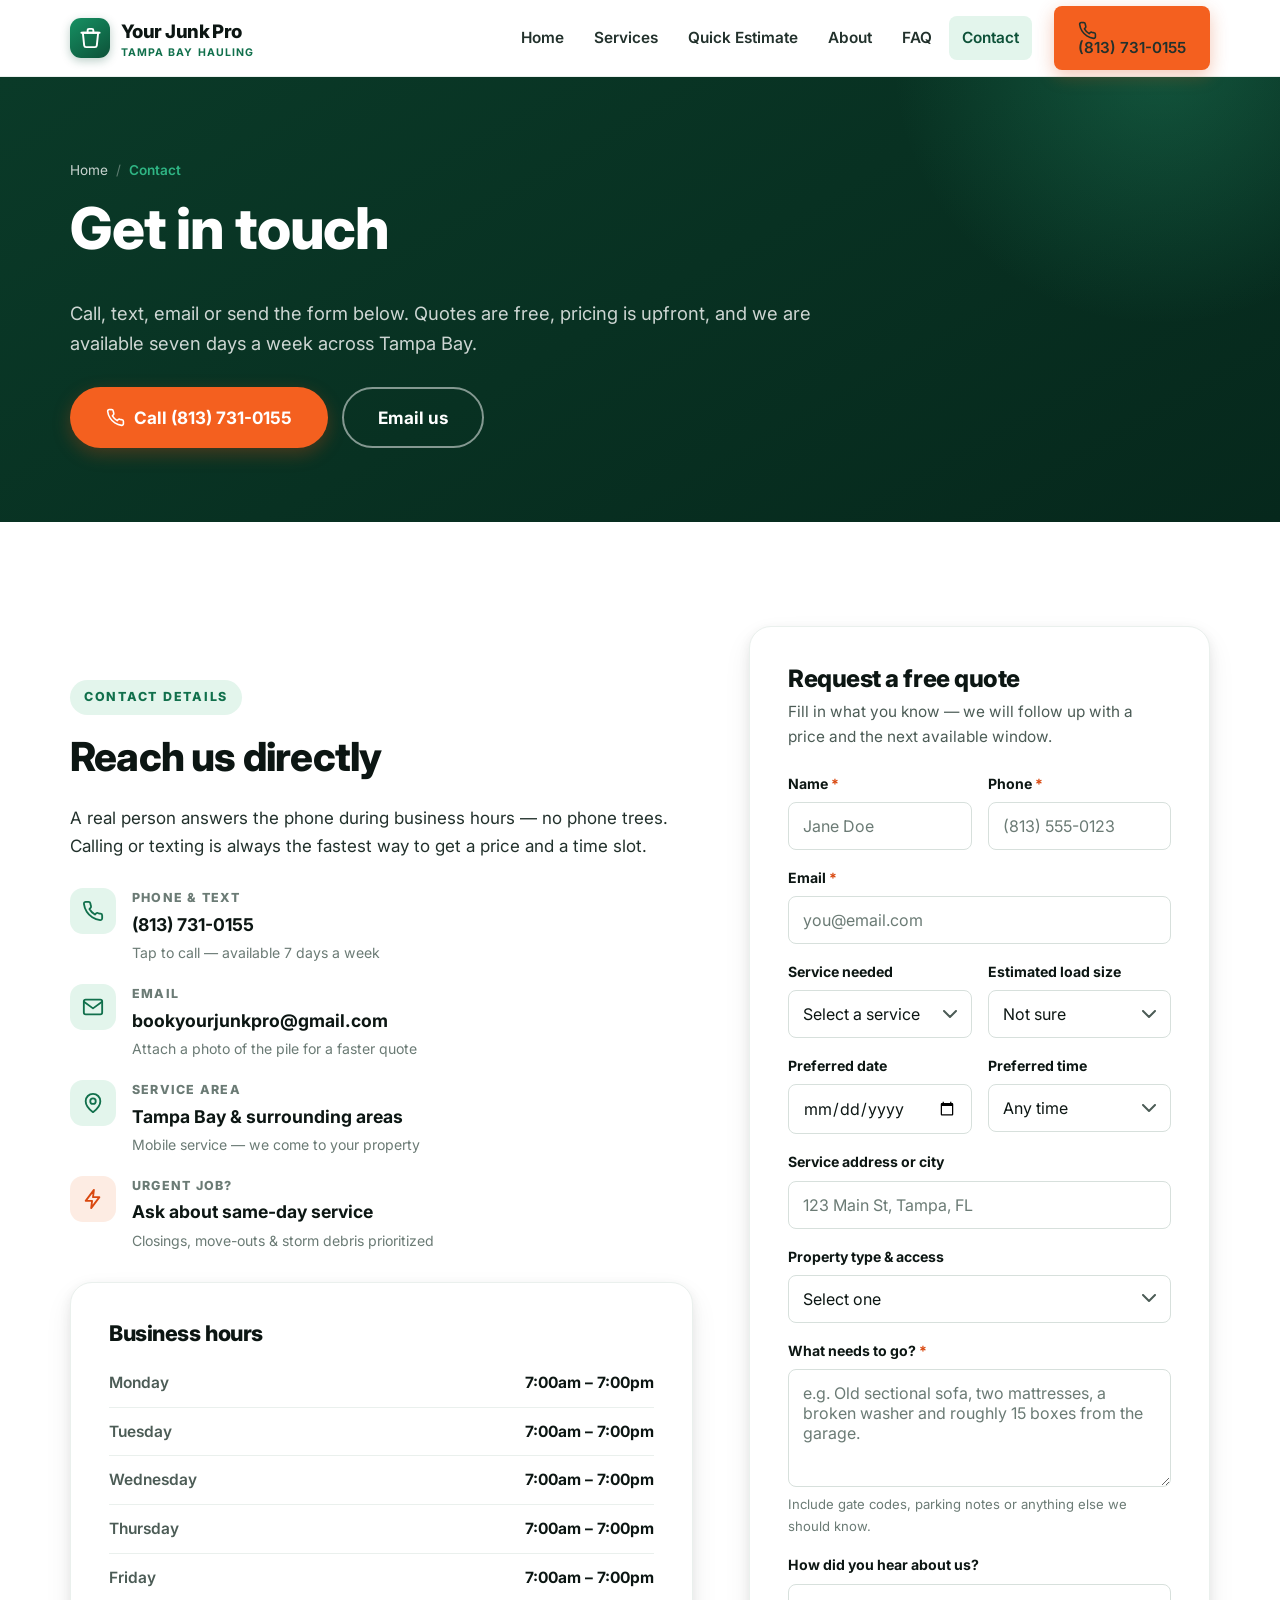
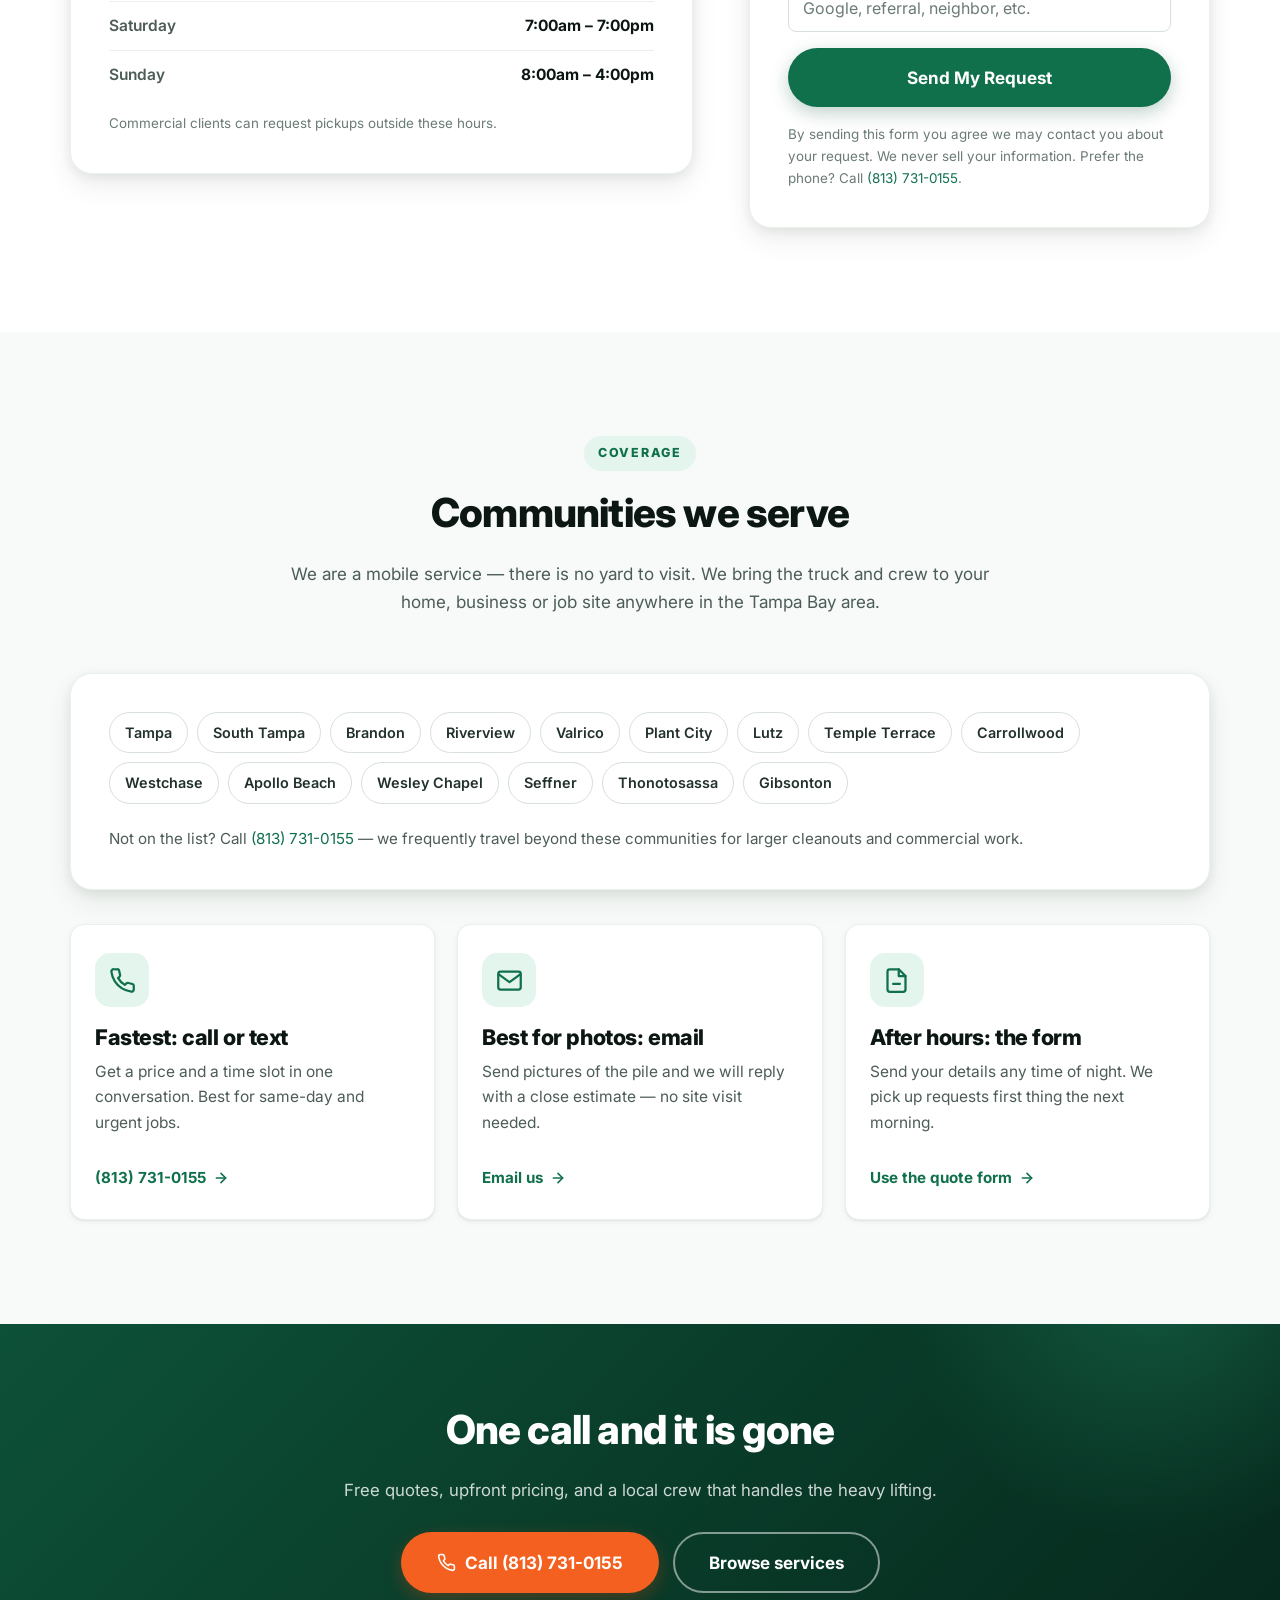
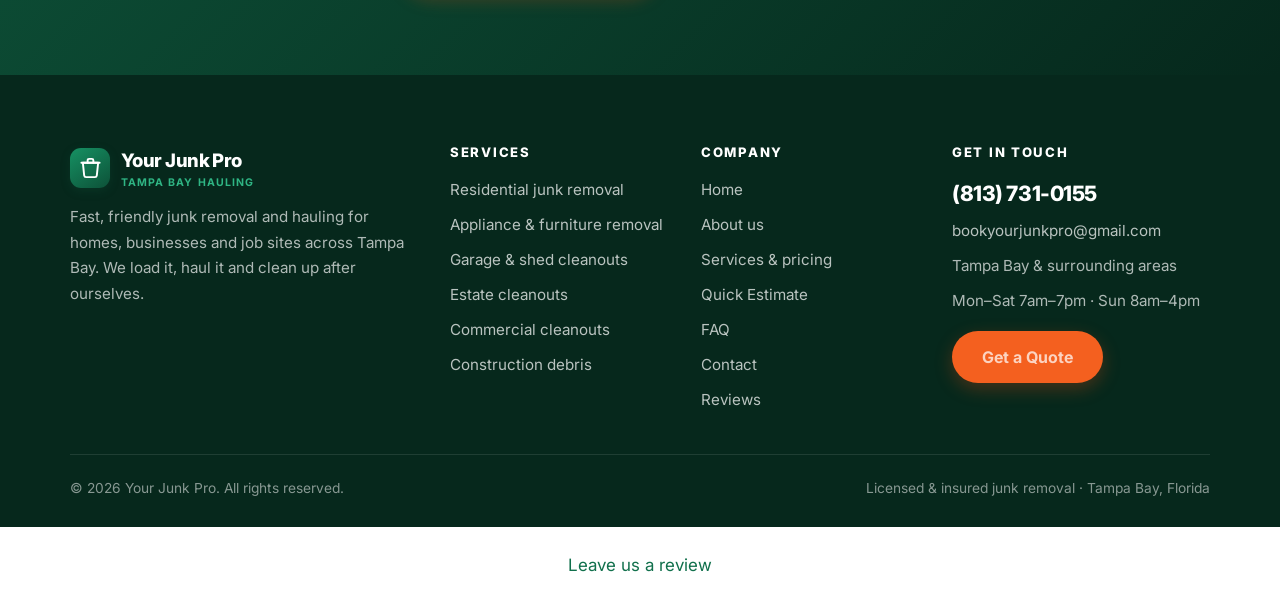
<file: contact.html>
<!DOCTYPE html>
<html lang="en">
<head>
<meta charset="utf-8">
<meta name="viewport" content="width=device-width, initial-scale=1">
<title>Contact &amp; Free Quote | Your Junk Pro — (813) 731-0155</title>
<meta name="description" content="Contact Your Junk Pro for free junk removal quotes in Tampa Bay. Call or text (813) 731-0155, email bookyourjunkpro@gmail.com, or send the quote form. Open 7 days a week.">
<meta name="keywords" content="contact Your Junk Pro, junk removal quote Tampa, book junk removal Tampa Bay, (813) 731-0155">
<meta name="author" content="Your Junk Pro">
<meta name="theme-color" content="#0d5138">
<meta name="robots" content="index, follow">
<link rel="canonical" href="contact.html">

<meta property="og:type" content="website">
<meta property="og:site_name" content="Your Junk Pro">
<meta property="og:title" content="Contact &amp; Free Quote | Your Junk Pro — (813) 731-0155">
<meta property="og:description" content="Call, text or email for a free junk removal quote anywhere in Tampa Bay. Open 7 days a week.">
<meta property="og:locale" content="en_US">
<meta name="twitter:card" content="summary_large_image">
<meta name="twitter:title" content="Contact &amp; Free Quote | Your Junk Pro">
<meta name="twitter:description" content="Call, text or email for a free junk removal quote in Tampa Bay.">

<link rel="icon" href="favicon.svg" type="image/svg+xml">
<link rel="apple-touch-icon" href="favicon.svg">

<link rel="preconnect" href="https://fonts.googleapis.com">
<link rel="preconnect" href="https://fonts.gstatic.com" crossorigin>
<link href="https://fonts.googleapis.com/css2?family=Inter:wght@400;600;700;800&display=swap" rel="stylesheet">
<link rel="stylesheet" href="assets/css/styles.css">

<script type="application/ld+json">
{
  "@context": "https://schema.org",
  "@type": "LocalBusiness",
  "name": "Your Junk Pro",
  "description": "Junk removal and hauling service serving Tampa Bay, Florida.",
  "telephone": "+1-813-731-0155",
  "email": "bookyourjunkpro@gmail.com",
  "url": "contact.html",
  "areaServed": "Tampa Bay, Florida",
  "priceRange": "$$"
}
</script>
</head>
<body>
<a class="skip-link" href="#main">Skip to main content</a>

<header class="site-header">
  <div class="container header-inner">
    <a class="brand" href="index.html">
      <span class="brand-mark" aria-hidden="true">
        <svg viewBox="0 0 24 24"><path d="M4 7h16l-1.4 13.2a2 2 0 0 1-2 1.8H7.4a2 2 0 0 1-2-1.8Z"/><path d="M2.5 7h19"/><path d="M9 7V4.6A1.6 1.6 0 0 1 10.6 3h2.8A1.6 1.6 0 0 1 15 4.6V7"/></svg>
      </span>
      <span class="brand-text">Your Junk Pro<small>Tampa Bay Hauling</small></span>
    </a>

    <button class="nav-toggle" type="button" aria-expanded="false" aria-controls="site-nav" aria-label="Toggle navigation menu">
      <span></span><span></span><span></span>
    </button>

    <nav class="site-nav" id="site-nav" aria-label="Main navigation">
      <ul>
        <li><a href="index.html">Home</a></li>
        <li><a href="services.html">Services</a></li>
        <li><a href="/quickestimate">Quick Estimate</a></li>
        <li><a href="about.html">About</a></li>
        <li><a href="faq.html">FAQ</a></li>
        <li><a href="contact.html" aria-current="page">Contact</a></li>
      </ul>
      <div class="nav-cta">
        <a class="btn btn--primary" href="tel:+18137310155">
          <svg class="btn-icon" viewBox="0 0 24 24" aria-hidden="true"><path d="M22 16.9v3a2 2 0 0 1-2.2 2 19.8 19.8 0 0 1-8.6-3.1 19.5 19.5 0 0 1-6-6A19.8 19.8 0 0 1 2.1 4.2 2 2 0 0 1 4.1 2h3a2 2 0 0 1 2 1.7c.1 1 .4 1.9.7 2.8a2 2 0 0 1-.5 2.1L8.1 9.9a16 16 0 0 0 6 6l1.3-1.3a2 2 0 0 1 2.1-.4c.9.3 1.8.6 2.8.7a2 2 0 0 1 1.7 2Z"/></svg>
          (813) 731-0155
        </a>
      </div>
    </nav>
  </div>
</header>

<main id="main">

  <section class="page-hero">
    <div class="container">
      <nav class="breadcrumb" aria-label="Breadcrumb">
        <ol>
          <li><a href="index.html">Home</a></li>
          <li><span aria-current="page">Contact</span></li>
        </ol>
      </nav>
      <h1>Get in touch</h1>
      <p>
        Call, text, email or send the form below. Quotes are free, pricing is upfront, and we are
        available seven days a week across Tampa Bay.
      </p>
      <div class="btn-row">
        <a class="btn btn--primary btn--lg" href="tel:+18137310155">
          <svg class="btn-icon" viewBox="0 0 24 24" aria-hidden="true"><path d="M22 16.9v3a2 2 0 0 1-2.2 2 19.8 19.8 0 0 1-8.6-3.1 19.5 19.5 0 0 1-6-6A19.8 19.8 0 0 1 2.1 4.2 2 2 0 0 1 4.1 2h3a2 2 0 0 1 2 1.7c.1 1 .4 1.9.7 2.8a2 2 0 0 1-.5 2.1L8.1 9.9a16 16 0 0 0 6 6l1.3-1.3a2 2 0 0 1 2.1-.4c.9.3 1.8.6 2.8.7a2 2 0 0 1 1.7 2Z"/></svg>
          Call (813) 731-0155
        </a>
        <a class="btn btn--ghost btn--lg" href="mailto:bookyourjunkpro@gmail.com">Email us</a>
      </div>
    </div>
  </section>

  <!-- ================= CONTACT + FORM ================= -->
  <section class="section">
    <div class="container">
      <div class="split split--wide-left">

        <!-- ---------- Details ---------- -->
        <div>
          <span class="eyebrow">Contact details</span>
          <h2>Reach us directly</h2>
          <p>
            A real person answers the phone during business hours — no phone trees. Calling or
            texting is always the fastest way to get a price and a time slot.
          </p>

          <ul class="contact-list" style="margin-top:28px">
            <li>
              <span class="icon-badge" aria-hidden="true">
                <svg viewBox="0 0 24 24"><path d="M22 16.9v3a2 2 0 0 1-2.2 2 19.8 19.8 0 0 1-8.6-3.1 19.5 19.5 0 0 1-6-6A19.8 19.8 0 0 1 2.1 4.2 2 2 0 0 1 4.1 2h3a2 2 0 0 1 2 1.7c.1 1 .4 1.9.7 2.8a2 2 0 0 1-.5 2.1L8.1 9.9a16 16 0 0 0 6 6l1.3-1.3a2 2 0 0 1 2.1-.4c.9.3 1.8.6 2.8.7a2 2 0 0 1 1.7 2Z"/></svg>
              </span>
              <div>
                <span class="c-label">Phone &amp; text</span>
                <a class="c-value" href="tel:+18137310155">(813) 731-0155</a>
                <span class="c-note">Tap to call — available 7 days a week</span>
              </div>
            </li>
            <li>
              <span class="icon-badge" aria-hidden="true">
                <svg viewBox="0 0 24 24"><rect x="2" y="4" width="20" height="16" rx="2"/><path d="m2.5 6.5 9.5 7 9.5-7"/></svg>
              </span>
              <div>
                <span class="c-label">Email</span>
                <a class="c-value" href="mailto:bookyourjunkpro@gmail.com">bookyourjunkpro@gmail.com</a>
                <span class="c-note">Attach a photo of the pile for a faster quote</span>
              </div>
            </li>
            <li>
              <span class="icon-badge" aria-hidden="true">
                <svg viewBox="0 0 24 24"><path d="M20 10c0 6-8 12-8 12s-8-6-8-12a8 8 0 0 1 16 0Z"/><circle cx="12" cy="10" r="3"/></svg>
              </span>
              <div>
                <span class="c-label">Service area</span>
                <span class="c-value">Tampa Bay &amp; surrounding areas</span>
                <span class="c-note">Mobile service — we come to your property</span>
              </div>
            </li>
            <li>
              <span class="icon-badge icon-badge--orange" aria-hidden="true">
                <svg viewBox="0 0 24 24"><path d="M13 2 4 14h7l-1 8 9-12h-7Z"/></svg>
              </span>
              <div>
                <span class="c-label">Urgent job?</span>
                <span class="c-value">Ask about same-day service</span>
                <span class="c-note">Closings, move-outs &amp; storm debris prioritized</span>
              </div>
            </li>
          </ul>

          <div class="panel" style="margin-top:30px">
            <h3>Business hours</h3>
            <table class="hours-table">
              <caption class="visually-hidden">Your Junk Pro business hours</caption>
              <tbody>
                <tr><th scope="row">Monday</th><td>7:00am – 7:00pm</td></tr>
                <tr><th scope="row">Tuesday</th><td>7:00am – 7:00pm</td></tr>
                <tr><th scope="row">Wednesday</th><td>7:00am – 7:00pm</td></tr>
                <tr><th scope="row">Thursday</th><td>7:00am – 7:00pm</td></tr>
                <tr><th scope="row">Friday</th><td>7:00am – 7:00pm</td></tr>
                <tr><th scope="row">Saturday</th><td>7:00am – 7:00pm</td></tr>
                <tr><th scope="row">Sunday</th><td>8:00am – 4:00pm</td></tr>
              </tbody>
            </table>
            <p class="form-footnote" style="margin-top:14px">
              Commercial clients can request pickups outside these hours.
            </p>
          </div>
        </div>

        <!-- ---------- Form ---------- -->
        <div class="panel" id="quote">
          <h2 style="font-size:1.5rem;margin-bottom:6px">Request a free quote</h2>
          <p style="color:var(--ink-500);font-size:0.96rem;margin-bottom:22px">
            Fill in what you know — we will follow up with a price and the next available window.
          </p>

          <form
            method="POST"
            action="https://vision.leadrai.com/api/forms/2293cd96c42260ae8669adf683ddcb2d"
            data-leadr-form
            novalidate>

            <div class="form-status" aria-live="polite">
              <svg viewBox="0 0 24 24" aria-hidden="true"><path d="M20 6 9 17l-5-5"/></svg>
              <span class="form-status-text"></span>
            </div>

            <input type="hidden" name="_form" value="Contact">
            <input type="hidden" name="_page" value="">
            <input type="text" name="_gotcha" tabindex="-1" autocomplete="off" style="display:none">

            <!-- GoHighLevel routing: create/update the contact in sub-account N3pJtrKOSsrBAjWgmbIy -->
            <input type="hidden" name="_crm" value="gohighlevel">
            <input type="hidden" name="_crm_location_id" value="N3pJtrKOSsrBAjWgmbIy">
            <input type="hidden" name="_crm_tags" value="website-lead">
            <input type="hidden" name="Lead Source" value="Website">
            <input type="hidden" name="Website Form" value="Contact">
            <input type="hidden" name="first_name" value="">
            <input type="hidden" name="last_name" value="">
            <input type="hidden" name="message" value="">

            <div class="form-grid">
              <div class="form-row form-row--2">
                <div class="field">
                  <label for="c-name">Name <span class="req" aria-hidden="true">*</span></label>
                  <input type="text" id="c-name" name="name" autocomplete="name" placeholder="Jane Doe" required>
                </div>
                <div class="field">
                  <label for="c-phone">Phone <span class="req" aria-hidden="true">*</span></label>
                  <input type="tel" id="c-phone" name="phone" autocomplete="tel" placeholder="(813) 555-0123" required>
                </div>
              </div>

              <div class="field">
                <label for="c-email">Email <span class="req" aria-hidden="true">*</span></label>
                <input type="email" id="c-email" name="email" autocomplete="email" placeholder="you@email.com" required>
              </div>

              <div class="form-row form-row--2">
                <div class="field">
                  <label for="c-service">Service needed</label>
                  <select id="c-service" name="Service needed">
                    <option value="">Select a service</option>
                    <option>Residential junk removal</option>
                    <option>Appliance &amp; furniture removal</option>
                    <option>Garage, attic or shed cleanout</option>
                    <option>Estate or full-property cleanout</option>
                    <option>Commercial or office cleanout</option>
                    <option>Construction &amp; renovation debris</option>
                    <option>Yard waste &amp; storm debris</option>
                    <option>Hot tub, shed or playset teardown</option>
                    <option>Storage unit clear-out</option>
                    <option>Mattress disposal</option>
                    <option>Something else</option>
                  </select>
                </div>
                <div class="field">
                  <label for="c-size">Estimated load size</label>
                  <select id="c-size" name="Estimated load size">
                    <option value="">Not sure</option>
                    <option>Single item</option>
                    <option>Quarter load</option>
                    <option>Half load</option>
                    <option>Full load</option>
                    <option>More than one truck</option>
                  </select>
                </div>
              </div>

              <div class="form-row form-row--2">
                <div class="field">
                  <label for="c-date">Preferred date</label>
                  <input type="date" id="c-date" name="Preferred date">
                </div>
                <div class="field">
                  <label for="c-time">Preferred time</label>
                  <select id="c-time" name="Preferred time">
                    <option value="">Any time</option>
                    <option>Morning (7am – 11am)</option>
                    <option>Midday (11am – 2pm)</option>
                    <option>Afternoon (2pm – 5pm)</option>
                    <option>Evening (5pm – 7pm)</option>
                    <option>As soon as possible</option>
                  </select>
                </div>
              </div>

              <div class="field">
                <label for="c-address">Service address or city</label>
                <input type="text" id="c-address" name="Service address or city" placeholder="123 Main St, Tampa, FL" autocomplete="street-address">
              </div>

              <div class="field">
                <label for="c-access">Property type &amp; access</label>
                <select id="c-access" name="Property type and access">
                  <option value="">Select one</option>
                  <option>House — ground floor access</option>
                  <option>House — items upstairs</option>
                  <option>Apartment or condo — elevator</option>
                  <option>Apartment or condo — stairs only</option>
                  <option>Commercial or office building</option>
                  <option>Storage unit</option>
                  <option>Outdoor or curbside only</option>
                </select>
              </div>

              <div class="field">
                <label for="c-message">What needs to go? <span class="req" aria-hidden="true">*</span></label>
                <textarea id="c-message" name="Job details" placeholder="e.g. Old sectional sofa, two mattresses, a broken washer and roughly 15 boxes from the garage." required></textarea>
                <span class="field-hint">Include gate codes, parking notes or anything else we should know.</span>
              </div>

              <div class="field">
                <label for="c-how">How did you hear about us?</label>
                <input type="text" id="c-how" name="How did you hear about us" placeholder="Google, referral, neighbor, etc.">
              </div>

              <button class="btn btn--green btn--lg btn--block" type="submit">Send My Request</button>

              <p class="form-footnote">
                By sending this form you agree we may contact you about your request. We never sell
                your information. Prefer the phone? Call
                <a href="tel:+18137310155">(813) 731-0155</a>.
              </p>
            </div>
          </form>
        </div>
      </div>
    </div>
  </section>

  <!-- ================= SERVICE AREA ================= -->
  <section class="section section--cream">
    <div class="container">
      <div class="section-head">
        <span class="eyebrow">Coverage</span>
        <h2>Communities we serve</h2>
        <p>
          We are a mobile service — there is no yard to visit. We bring the truck and crew to your
          home, business or job site anywhere in the Tampa Bay area.
        </p>
      </div>

      <div class="panel">
        <ul class="area-list">
          <li><span>Tampa</span></li>
          <li><span>South Tampa</span></li>
          <li><span>Brandon</span></li>
          <li><span>Riverview</span></li>
          <li><span>Valrico</span></li>
          <li><span>Plant City</span></li>
          <li><span>Lutz</span></li>
          <li><span>Temple Terrace</span></li>
          <li><span>Carrollwood</span></li>
          <li><span>Westchase</span></li>
          <li><span>Apollo Beach</span></li>
          <li><span>Wesley Chapel</span></li>
          <li><span>Seffner</span></li>
          <li><span>Thonotosassa</span></li>
          <li><span>Gibsonton</span></li>
        </ul>
        <p style="margin:22px 0 0;color:var(--ink-500);font-size:0.95rem">
          Not on the list? Call <a href="tel:+18137310155">(813) 731-0155</a> — we frequently travel
          beyond these communities for larger cleanouts and commercial work.
        </p>
      </div>

      <div class="grid grid--3" style="margin-top:34px">
        <article class="card">
          <div class="icon-badge" aria-hidden="true">
            <svg viewBox="0 0 24 24"><path d="M22 16.9v3a2 2 0 0 1-2.2 2 19.8 19.8 0 0 1-8.6-3.1 19.5 19.5 0 0 1-6-6A19.8 19.8 0 0 1 2.1 4.2 2 2 0 0 1 4.1 2h3a2 2 0 0 1 2 1.7c.1 1 .4 1.9.7 2.8a2 2 0 0 1-.5 2.1L8.1 9.9a16 16 0 0 0 6 6l1.3-1.3a2 2 0 0 1 2.1-.4c.9.3 1.8.6 2.8.7a2 2 0 0 1 1.7 2Z"/></svg>
          </div>
          <h3>Fastest: call or text</h3>
          <p>Get a price and a time slot in one conversation. Best for same-day and urgent jobs.</p>
          <a class="card-link" href="tel:+18137310155">(813) 731-0155 <svg viewBox="0 0 24 24" aria-hidden="true"><path d="M5 12h14"/><path d="m12 5 7 7-7 7"/></svg></a>
        </article>

        <article class="card">
          <div class="icon-badge" aria-hidden="true">
            <svg viewBox="0 0 24 24"><rect x="2" y="4" width="20" height="16" rx="2"/><path d="m2.5 6.5 9.5 7 9.5-7"/></svg>
          </div>
          <h3>Best for photos: email</h3>
          <p>Send pictures of the pile and we will reply with a close estimate — no site visit needed.</p>
          <a class="card-link" href="mailto:bookyourjunkpro@gmail.com">Email us <svg viewBox="0 0 24 24" aria-hidden="true"><path d="M5 12h14"/><path d="m12 5 7 7-7 7"/></svg></a>
        </article>

        <article class="card">
          <div class="icon-badge" aria-hidden="true">
            <svg viewBox="0 0 24 24"><path d="M14 2H6a2 2 0 0 0-2 2v16a2 2 0 0 0 2 2h12a2 2 0 0 0 2-2V8Z"/><path d="M14 2v6h6"/><path d="M9 15h6"/></svg>
          </div>
          <h3>After hours: the form</h3>
          <p>Send your details any time of night. We pick up requests first thing the next morning.</p>
          <a class="card-link" href="#quote">Use the quote form <svg viewBox="0 0 24 24" aria-hidden="true"><path d="M5 12h14"/><path d="m12 5 7 7-7 7"/></svg></a>
        </article>
      </div>
    </div>
  </section>

  <section class="cta-band">
    <div class="container">
      <h2>One call and it is gone</h2>
      <p>Free quotes, upfront pricing, and a local crew that handles the heavy lifting.</p>
      <div class="btn-row btn-row--center">
        <a class="btn btn--primary btn--lg" href="tel:+18137310155">
          <svg class="btn-icon" viewBox="0 0 24 24" aria-hidden="true"><path d="M22 16.9v3a2 2 0 0 1-2.2 2 19.8 19.8 0 0 1-8.6-3.1 19.5 19.5 0 0 1-6-6A19.8 19.8 0 0 1 2.1 4.2 2 2 0 0 1 4.1 2h3a2 2 0 0 1 2 1.7c.1 1 .4 1.9.7 2.8a2 2 0 0 1-.5 2.1L8.1 9.9a16 16 0 0 0 6 6l1.3-1.3a2 2 0 0 1 2.1-.4c.9.3 1.8.6 2.8.7a2 2 0 0 1 1.7 2Z"/></svg>
          Call (813) 731-0155
        </a>
        <a class="btn btn--ghost btn--lg" href="services.html">Browse services</a>
      </div>
    </div>
  </section>

</main>

<footer class="site-footer">
  <div class="container footer-grid">
    <div>
      <a class="brand" href="index.html">
        <span class="brand-mark" aria-hidden="true">
          <svg viewBox="0 0 24 24"><path d="M4 7h16l-1.4 13.2a2 2 0 0 1-2 1.8H7.4a2 2 0 0 1-2-1.8Z"/><path d="M2.5 7h19"/><path d="M9 7V4.6A1.6 1.6 0 0 1 10.6 3h2.8A1.6 1.6 0 0 1 15 4.6V7"/></svg>
        </span>
        <span class="brand-text">Your Junk Pro<small>Tampa Bay Hauling</small></span>
      </a>
      <p>Fast, friendly junk removal and hauling for homes, businesses and job sites across Tampa Bay. We load it, haul it and clean up after ourselves.</p>
    </div>

    <div>
      <h3>Services</h3>
      <ul>
        <li><a href="services.html#residential">Residential junk removal</a></li>
        <li><a href="services.html#appliances">Appliance &amp; furniture removal</a></li>
        <li><a href="services.html#cleanouts">Garage &amp; shed cleanouts</a></li>
        <li><a href="services.html#estate">Estate cleanouts</a></li>
        <li><a href="services.html#commercial">Commercial cleanouts</a></li>
        <li><a href="services.html#construction">Construction debris</a></li>
      </ul>
    </div>

    <div>
      <h3>Company</h3>
      <ul>
        <li><a href="index.html">Home</a></li>
        <li><a href="about.html">About us</a></li>
        <li><a href="services.html">Services &amp; pricing</a></li>
        <li><a href="/quickestimate">Quick Estimate</a></li>
        <li><a href="faq.html">FAQ</a></li>
        <li><a href="contact.html">Contact</a></li>
        <li><a href="index.html#reviews">Reviews</a></li>
      </ul>
    </div>

    <div>
      <h3>Get in touch</h3>
      <a class="footer-phone" href="tel:+18137310155">(813) 731-0155</a>
      <ul>
        <li><a href="mailto:bookyourjunkpro@gmail.com">bookyourjunkpro@gmail.com</a></li>
        <li>Tampa Bay &amp; surrounding areas</li>
        <li>Mon–Sat 7am–7pm · Sun 8am–4pm</li>
      </ul>
      <div class="btn-row" style="margin-top:18px">
        <a class="btn btn--primary" href="#quote">Get a Quote</a>
      </div>
    </div>
  </div>

  <div class="container">
    <div class="footer-bottom">
      <p>&copy; <span data-year>2026</span> Your Junk Pro. All rights reserved.</p>
      <p>Licensed &amp; insured junk removal · Tampa Bay, Florida</p>
    </div>
  </div>
</footer>

<div class="call-bar">
  <a class="cb-call" href="tel:+18137310155">
    <svg viewBox="0 0 24 24" aria-hidden="true"><path d="M22 16.9v3a2 2 0 0 1-2.2 2 19.8 19.8 0 0 1-8.6-3.1 19.5 19.5 0 0 1-6-6A19.8 19.8 0 0 1 2.1 4.2 2 2 0 0 1 4.1 2h3a2 2 0 0 1 2 1.7c.1 1 .4 1.9.7 2.8a2 2 0 0 1-.5 2.1L8.1 9.9a16 16 0 0 0 6 6l1.3-1.3a2 2 0 0 1 2.1-.4c.9.3 1.8.6 2.8.7a2 2 0 0 1 1.7 2Z"/></svg>
    Call Now
  </a>
  <a class="cb-quote" href="#quote">
    <svg viewBox="0 0 24 24" aria-hidden="true"><path d="M14 2H6a2 2 0 0 0-2 2v16a2 2 0 0 0 2 2h12a2 2 0 0 0 2-2V8Z"/><path d="M14 2v6h6"/><path d="M9 15h6"/></svg>
    Get a Quote
  </a>
</div>

<script src="assets/js/main.js"></script>
<p data-lv-review="1" style="text-align:center;margin:24px 0"><a href="/review">Leave us a review</a></p>
<script defer src="https://static.cloudflareinsights.com/beacon.min.js" data-cf-beacon='{"token": "0a932598fc5b4cc9baf156d875620bd1"}'></script>
<script defer data-lv-track src="https://vision.leadrai.com/api/forms/2293cd96c42260ae8669adf683ddcb2d/t.js"></script>
<script src="https://vision.leadrai.com/widget/loader.js" data-lv-widget data-kind="chatbot" data-widget="ea0c756c-3263-42bd-bd51-1d617dccd952" async></script>
<script src="https://vision.leadrai.com/widget/loader.js" data-lv-widget data-kind="voice" data-widget="a842dbe7-b2aa-47ea-8516-42fa8f49cb42" async></script>
</body>
</html>
</file>
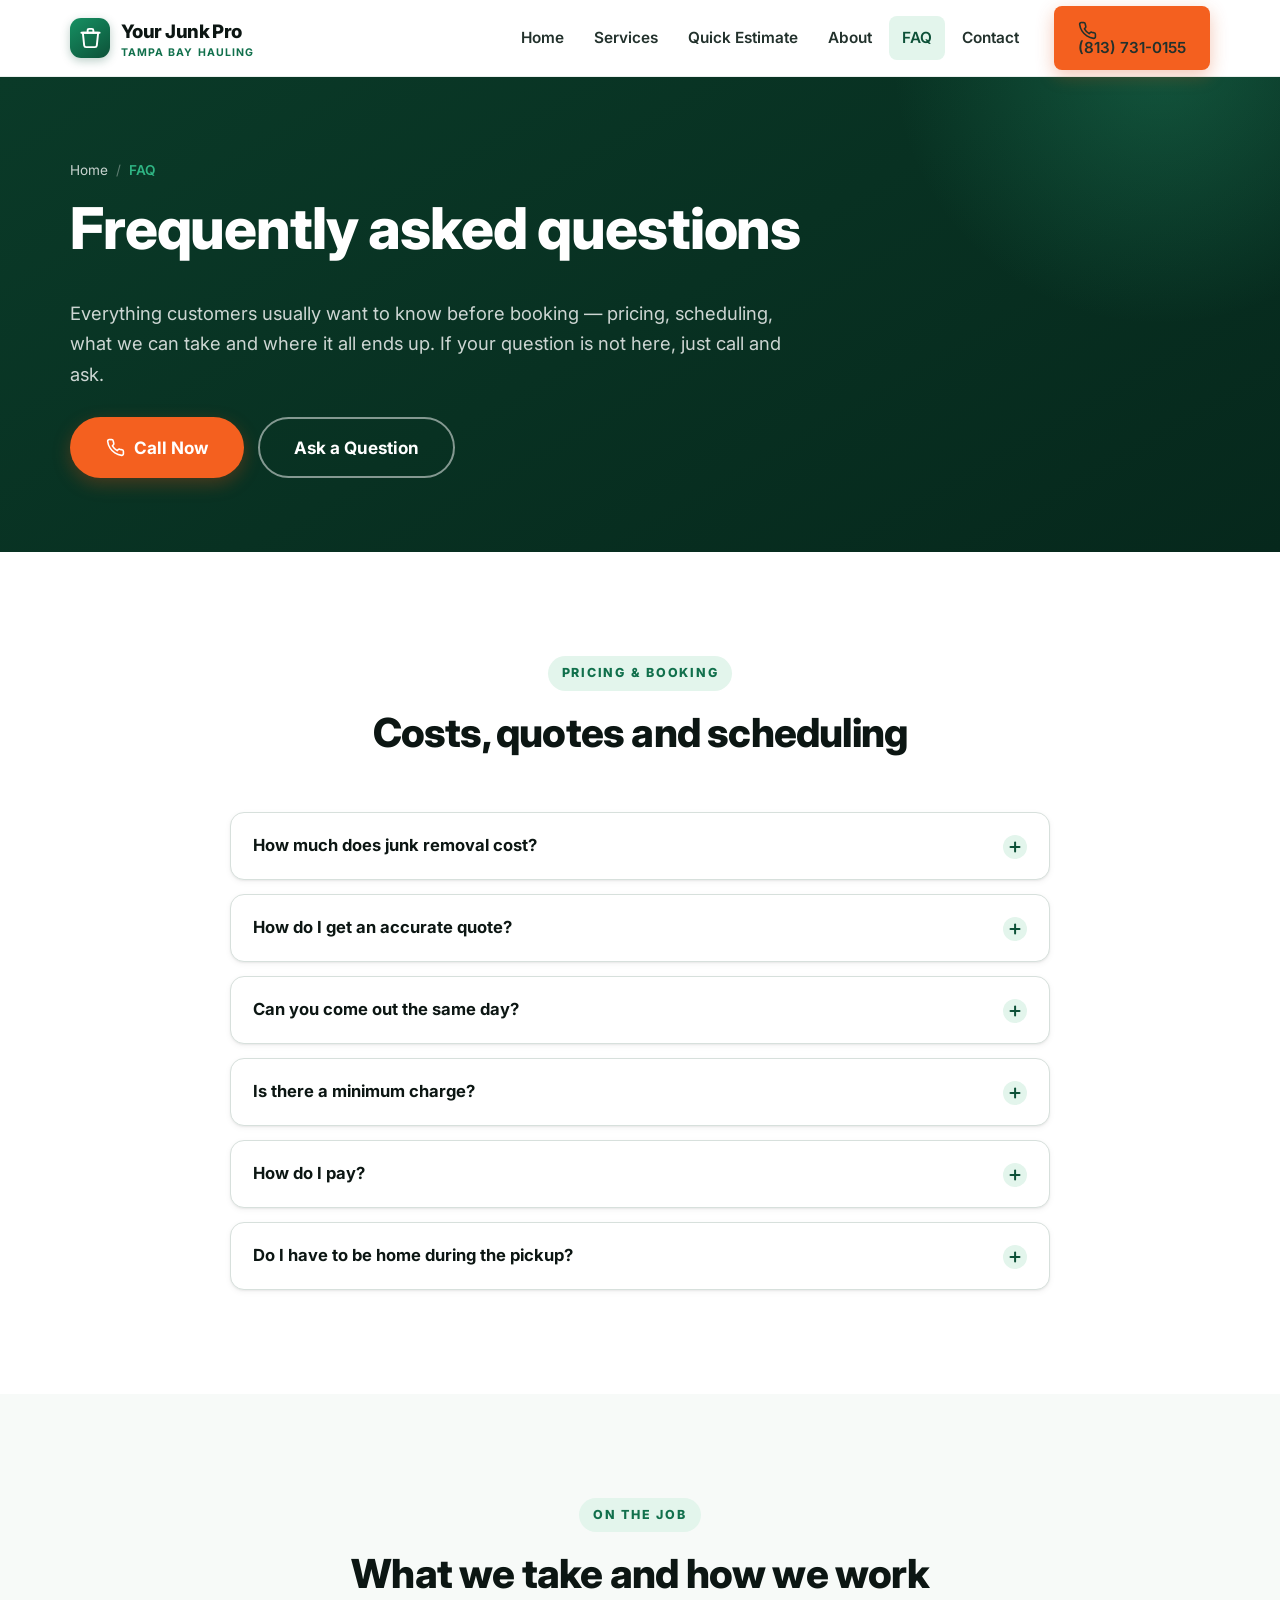
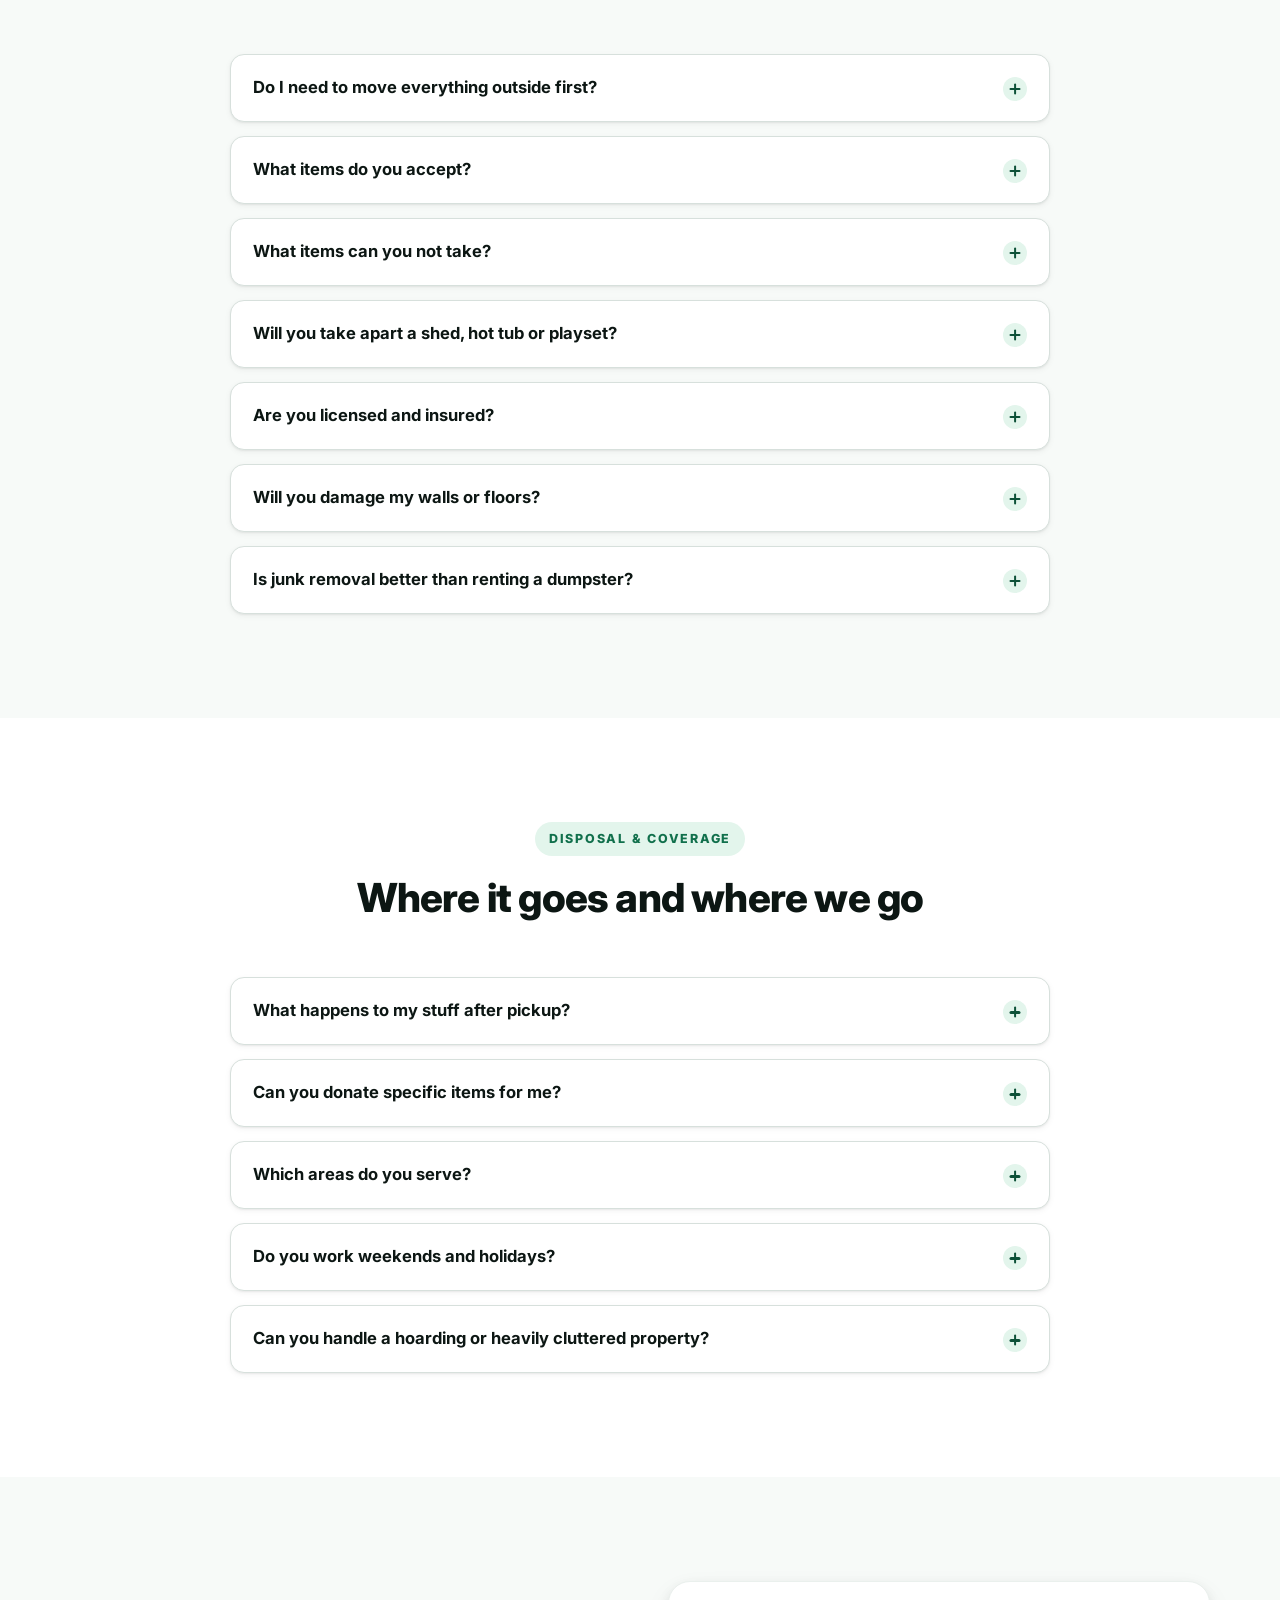
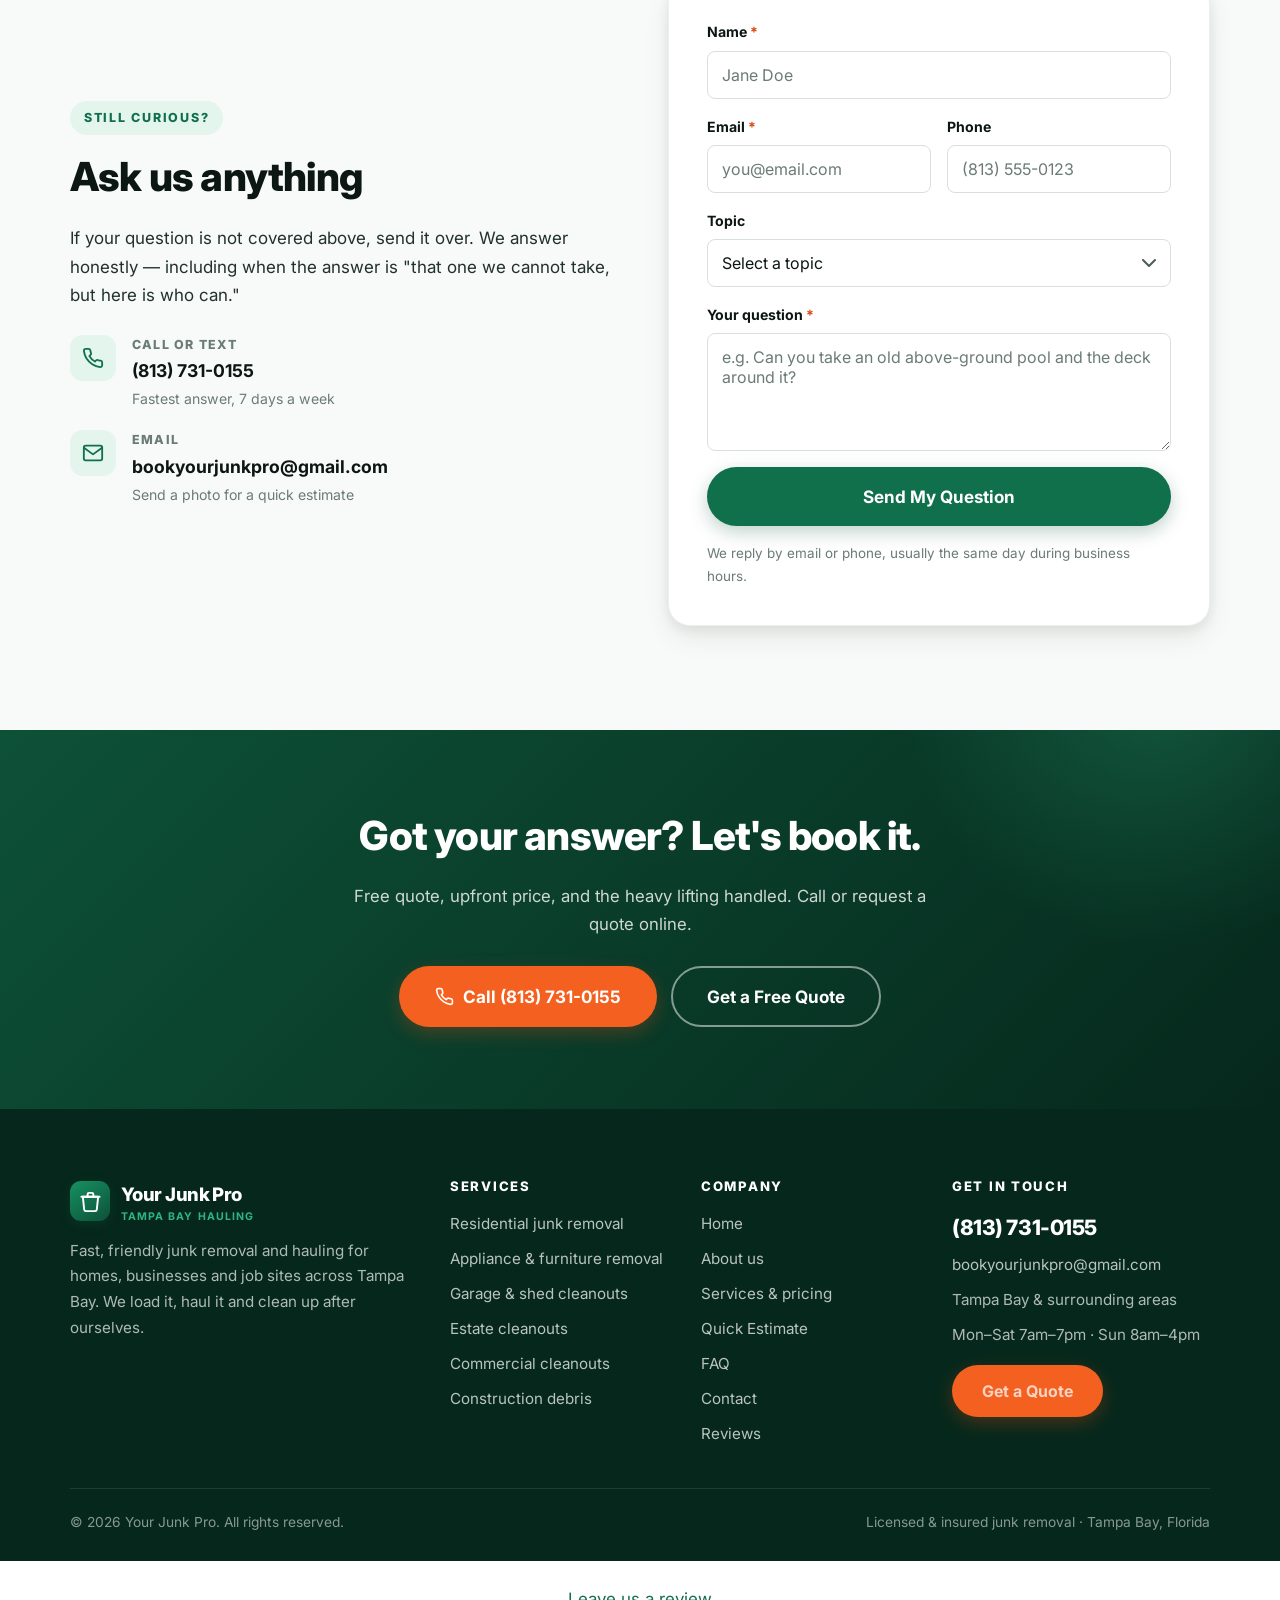
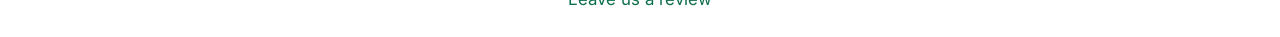
<file: faq.html>
<!DOCTYPE html>
<html lang="en">
<head>
<meta charset="utf-8">
<meta name="viewport" content="width=device-width, initial-scale=1">
<title>FAQ | Your Junk Pro — Junk Removal Questions Answered</title>
<meta name="description" content="Answers to common junk removal questions: pricing, same-day service, what we can and cannot take, donation and recycling, payment and service areas in Tampa Bay. Call (813) 731-0155.">
<meta name="keywords" content="junk removal FAQ, how much does junk removal cost Tampa, what can junk removal take, same day junk removal Tampa">
<meta name="author" content="Your Junk Pro">
<meta name="theme-color" content="#0d5138">
<meta name="robots" content="index, follow">
<link rel="canonical" href="faq.html">

<meta property="og:type" content="website">
<meta property="og:site_name" content="Your Junk Pro">
<meta property="og:title" content="FAQ | Your Junk Pro — Junk Removal Questions Answered">
<meta property="og:description" content="Pricing, same-day service, accepted items, recycling and payment — your junk removal questions answered.">
<meta property="og:locale" content="en_US">
<meta name="twitter:card" content="summary_large_image">
<meta name="twitter:title" content="FAQ | Your Junk Pro">
<meta name="twitter:description" content="Your junk removal questions answered. Call (813) 731-0155.">

<link rel="icon" href="favicon.svg" type="image/svg+xml">
<link rel="apple-touch-icon" href="favicon.svg">

<link rel="preconnect" href="https://fonts.googleapis.com">
<link rel="preconnect" href="https://fonts.gstatic.com" crossorigin>
<link href="https://fonts.googleapis.com/css2?family=Inter:wght@400;600;700;800&display=swap" rel="stylesheet">
<link rel="stylesheet" href="assets/css/styles.css">

<script type="application/ld+json">
{
  "@context": "https://schema.org",
  "@type": "FAQPage",
  "mainEntity": [
    {
      "@type": "Question",
      "name": "How much does junk removal cost?",
      "acceptedAnswer": {
        "@type": "Answer",
        "text": "Pricing is based on how much room your items take up in the truck, plus any disposal fees for the material. We give you an exact, all-in price before we start loading, and quotes are always free."
      }
    },
    {
      "@type": "Question",
      "name": "Can you come out the same day?",
      "acceptedAnswer": {
        "@type": "Answer",
        "text": "Often yes. Same-day and next-day slots are available when our schedule allows, and we keep room for urgent jobs like closings, move-outs and storm cleanups. Call (813) 731-0155 for today's availability."
      }
    },
    {
      "@type": "Question",
      "name": "Do I need to move everything outside first?",
      "acceptedAnswer": {
        "@type": "Answer",
        "text": "No. Point at what you want gone, wherever it is, and we carry it out. Stairs and tight access are part of the job, not a surcharge."
      }
    },
    {
      "@type": "Question",
      "name": "What items can you not take?",
      "acceptedAnswer": {
        "@type": "Answer",
        "text": "For safety and legal reasons we cannot haul hazardous materials, including paint, solvents, oil, fuel, chemicals, asbestos, medical or biohazardous waste, propane tanks and ammunition."
      }
    },
    {
      "@type": "Question",
      "name": "What happens to my stuff after pickup?",
      "acceptedAnswer": {
        "@type": "Answer",
        "text": "Landfill is our last resort. Furniture, appliances, electronics, metal and household goods in usable condition are routed to donation centers and recycling facilities whenever possible."
      }
    },
    {
      "@type": "Question",
      "name": "Which areas do you serve?",
      "acceptedAnswer": {
        "@type": "Answer",
        "text": "We serve Tampa and the surrounding Tampa Bay communities, including Brandon, Riverview, Valrico, Plant City, Lutz, Temple Terrace, Carrollwood, Westchase, Apollo Beach and Wesley Chapel."
      }
    },
    {
      "@type": "Question",
      "name": "How do I pay for junk removal?",
      "acceptedAnswer": {
        "@type": "Answer",
        "text": "Payment is collected after the work is done. We accept major credit and debit cards, cash and common digital payment apps. Businesses and property managers can request an invoice."
      }
    }
  ]
}
</script>
</head>
<body>
<a class="skip-link" href="#main">Skip to main content</a>

<header class="site-header">
  <div class="container header-inner">
    <a class="brand" href="index.html">
      <span class="brand-mark" aria-hidden="true">
        <svg viewBox="0 0 24 24"><path d="M4 7h16l-1.4 13.2a2 2 0 0 1-2 1.8H7.4a2 2 0 0 1-2-1.8Z"/><path d="M2.5 7h19"/><path d="M9 7V4.6A1.6 1.6 0 0 1 10.6 3h2.8A1.6 1.6 0 0 1 15 4.6V7"/></svg>
      </span>
      <span class="brand-text">Your Junk Pro<small>Tampa Bay Hauling</small></span>
    </a>

    <button class="nav-toggle" type="button" aria-expanded="false" aria-controls="site-nav" aria-label="Toggle navigation menu">
      <span></span><span></span><span></span>
    </button>

    <nav class="site-nav" id="site-nav" aria-label="Main navigation">
      <ul>
        <li><a href="index.html">Home</a></li>
        <li><a href="services.html">Services</a></li>
        <li><a href="/quickestimate">Quick Estimate</a></li>
        <li><a href="about.html">About</a></li>
        <li><a href="faq.html" aria-current="page">FAQ</a></li>
        <li><a href="contact.html">Contact</a></li>
      </ul>
      <div class="nav-cta">
        <a class="btn btn--primary" href="tel:+18137310155">
          <svg class="btn-icon" viewBox="0 0 24 24" aria-hidden="true"><path d="M22 16.9v3a2 2 0 0 1-2.2 2 19.8 19.8 0 0 1-8.6-3.1 19.5 19.5 0 0 1-6-6A19.8 19.8 0 0 1 2.1 4.2 2 2 0 0 1 4.1 2h3a2 2 0 0 1 2 1.7c.1 1 .4 1.9.7 2.8a2 2 0 0 1-.5 2.1L8.1 9.9a16 16 0 0 0 6 6l1.3-1.3a2 2 0 0 1 2.1-.4c.9.3 1.8.6 2.8.7a2 2 0 0 1 1.7 2Z"/></svg>
          (813) 731-0155
        </a>
      </div>
    </nav>
  </div>
</header>

<main id="main">

  <section class="page-hero">
    <div class="container">
      <nav class="breadcrumb" aria-label="Breadcrumb">
        <ol>
          <li><a href="index.html">Home</a></li>
          <li><span aria-current="page">FAQ</span></li>
        </ol>
      </nav>
      <h1>Frequently asked questions</h1>
      <p>
        Everything customers usually want to know before booking — pricing, scheduling, what we can
        take and where it all ends up. If your question is not here, just call and ask.
      </p>
      <div class="btn-row">
        <a class="btn btn--primary btn--lg" href="tel:+18137310155">
          <svg class="btn-icon" viewBox="0 0 24 24" aria-hidden="true"><path d="M22 16.9v3a2 2 0 0 1-2.2 2 19.8 19.8 0 0 1-8.6-3.1 19.5 19.5 0 0 1-6-6A19.8 19.8 0 0 1 2.1 4.2 2 2 0 0 1 4.1 2h3a2 2 0 0 1 2 1.7c.1 1 .4 1.9.7 2.8a2 2 0 0 1-.5 2.1L8.1 9.9a16 16 0 0 0 6 6l1.3-1.3a2 2 0 0 1 2.1-.4c.9.3 1.8.6 2.8.7a2 2 0 0 1 1.7 2Z"/></svg>
          Call Now
        </a>
        <a class="btn btn--ghost btn--lg" href="#ask">Ask a Question</a>
      </div>
    </div>
  </section>

  <!-- ================= PRICING & BOOKING ================= -->
  <section class="section">
    <div class="container">
      <div class="section-head">
        <span class="eyebrow">Pricing &amp; booking</span>
        <h2>Costs, quotes and scheduling</h2>
      </div>

      <div class="faq-list">
        <div class="faq-item">
          <h3 style="margin:0;font-size:inherit">
            <button class="faq-q" type="button" aria-expanded="false" aria-controls="f-a1" id="f-q1">
              How much does junk removal cost?
              <span class="faq-icon" aria-hidden="true"></span>
            </button>
          </h3>
          <div class="faq-a" id="f-a1" role="region" aria-labelledby="f-q1" hidden>
            <p>Junk removal is priced by volume — how much room your items take up in the truck — plus any disposal fees that apply to the material. A single mattress costs far less than a full garage, so we price each job on what is actually there.</p>
            <p>You get one all-in number that covers labor, hauling and disposal before any loading begins. Quotes are free and you are never obligated to accept.</p>
          </div>
        </div>

        <div class="faq-item">
          <h3 style="margin:0;font-size:inherit">
            <button class="faq-q" type="button" aria-expanded="false" aria-controls="f-a2" id="f-q2">
              How do I get an accurate quote?
              <span class="faq-icon" aria-hidden="true"></span>
            </button>
          </h3>
          <div class="faq-a" id="f-a2" role="region" aria-labelledby="f-q2" hidden>
            <p>The fastest way is a photo. Email a picture of the pile to <a href="mailto:bookyourjunkpro@gmail.com">bookyourjunkpro@gmail.com</a> or text it to <a href="tel:+18137310155">(813) 731-0155</a> and we can usually give you a close estimate right away.</p>
            <p>Mention any stairs, long carries, gate codes or parking limits — those affect the time involved, and telling us upfront means the on-site price matches the estimate.</p>
          </div>
        </div>

        <div class="faq-item">
          <h3 style="margin:0;font-size:inherit">
            <button class="faq-q" type="button" aria-expanded="false" aria-controls="f-a3" id="f-q3">
              Can you come out the same day?
              <span class="faq-icon" aria-hidden="true"></span>
            </button>
          </h3>
          <div class="faq-a" id="f-a3" role="region" aria-labelledby="f-q3" hidden>
            <p>Often, yes. We hold space in the schedule for urgent work — real estate closings, move-out deadlines, lease hand-backs and storm debris. Same-day and next-day slots depend on how the day is already booked.</p>
            <p>Call <a href="tel:+18137310155">(813) 731-0155</a> and we will tell you honestly what is still open rather than promising a window we cannot hold.</p>
          </div>
        </div>

        <div class="faq-item">
          <h3 style="margin:0;font-size:inherit">
            <button class="faq-q" type="button" aria-expanded="false" aria-controls="f-a4" id="f-q4">
              Is there a minimum charge?
              <span class="faq-icon" aria-hidden="true"></span>
            </button>
          </h3>
          <div class="faq-a" id="f-a4" role="region" aria-labelledby="f-q4" hidden>
            <p>Yes. Like all hauling companies we have a minimum that covers sending a truck and crew to your address and paying the disposal fee at the facility. Even so, single-item pickups such as a mattress, sofa or appliance are straightforward and affordable — just ask for the price.</p>
          </div>
        </div>

        <div class="faq-item">
          <h3 style="margin:0;font-size:inherit">
            <button class="faq-q" type="button" aria-expanded="false" aria-controls="f-a5" id="f-q5">
              How do I pay?
              <span class="faq-icon" aria-hidden="true"></span>
            </button>
          </h3>
          <div class="faq-a" id="f-a5" role="region" aria-labelledby="f-q5" hidden>
            <p>Payment is collected once the job is complete and you are satisfied with the result. We accept major credit and debit cards, cash and common digital payment apps.</p>
            <p>Businesses, contractors and property managers can request an invoice for their records — just let us know when booking.</p>
          </div>
        </div>

        <div class="faq-item">
          <h3 style="margin:0;font-size:inherit">
            <button class="faq-q" type="button" aria-expanded="false" aria-controls="f-a6" id="f-q6">
              Do I have to be home during the pickup?
              <span class="faq-icon" aria-hidden="true"></span>
            </button>
          </h3>
          <div class="faq-a" id="f-a6" role="region" aria-labelledby="f-q6" hidden>
            <p>Not always. For curbside piles, rental turnovers and estate properties we can often work from photos and written instructions, confirm the price by phone, and send you photos once the job is done. Many property managers and out-of-state owners book us this way.</p>
          </div>
        </div>
      </div>
    </div>
  </section>

  <!-- ================= THE JOB ITSELF ================= -->
  <section class="section section--cream">
    <div class="container">
      <div class="section-head">
        <span class="eyebrow">On the job</span>
        <h2>What we take and how we work</h2>
      </div>

      <div class="faq-list">
        <div class="faq-item">
          <h3 style="margin:0;font-size:inherit">
            <button class="faq-q" type="button" aria-expanded="false" aria-controls="f-a7" id="f-q7">
              Do I need to move everything outside first?
              <span class="faq-icon" aria-hidden="true"></span>
            </button>
          </h3>
          <div class="faq-a" id="f-a7" role="region" aria-labelledby="f-q7" hidden>
            <p>No — that is the entire point of hiring us. Show the crew what needs to go, wherever it sits: upstairs, in the attic, behind the shed or at the back of a packed garage. We carry it all out.</p>
            <p>Stairs, elevators, long carries and tight hallways are included in your quote, not billed as extras.</p>
          </div>
        </div>

        <div class="faq-item">
          <h3 style="margin:0;font-size:inherit">
            <button class="faq-q" type="button" aria-expanded="false" aria-controls="f-a8" id="f-q8">
              What items do you accept?
              <span class="faq-icon" aria-hidden="true"></span>
            </button>
          </h3>
          <div class="faq-a" id="f-a8" role="region" aria-labelledby="f-q8" hidden>
            <p>Just about any non-hazardous household, office or construction material, including:</p>
            <ul>
              <li>Furniture, mattresses, box springs and bed frames</li>
              <li>Appliances — refrigerators, washers, dryers, stoves, water heaters</li>
              <li>Electronics, TVs, monitors and office equipment</li>
              <li>Boxes, bags, clothing, toys and general household clutter</li>
              <li>Carpet, tile, cabinets, drywall and renovation debris</li>
              <li>Yard waste, branches, fencing and storm debris</li>
              <li>Hot tubs, sheds, playsets, trampolines and above-ground pools</li>
              <li>Exercise equipment, pianos and large safes (call to confirm)</li>
            </ul>
          </div>
        </div>

        <div class="faq-item">
          <h3 style="margin:0;font-size:inherit">
            <button class="faq-q" type="button" aria-expanded="false" aria-controls="f-a9" id="f-q9">
              What items can you not take?
              <span class="faq-icon" aria-hidden="true"></span>
            </button>
          </h3>
          <div class="faq-a" id="f-a9" role="region" aria-labelledby="f-q9" hidden>
            <p>Regulations prevent us from hauling hazardous materials. We generally cannot accept:</p>
            <ul>
              <li>Paint, solvents, motor oil, fuel and household chemicals</li>
              <li>Asbestos and other regulated building materials</li>
              <li>Medical, biohazardous or chemical waste</li>
              <li>Propane tanks, ammunition and explosives</li>
            </ul>
            <p>Not sure about an item? Call <a href="tel:+18137310155">(813) 731-0155</a>. We will give you a straight answer and can usually point you toward the correct county drop-off site.</p>
          </div>
        </div>

        <div class="faq-item">
          <h3 style="margin:0;font-size:inherit">
            <button class="faq-q" type="button" aria-expanded="false" aria-controls="f-a10" id="f-q10">
              Will you take apart a shed, hot tub or playset?
              <span class="faq-icon" aria-hidden="true"></span>
            </button>
          </h3>
          <div class="faq-a" id="f-a10" role="region" aria-labelledby="f-q10" hidden>
            <p>Yes. Disassembly is a normal part of what we do — sheds, swing sets, hot tubs, above-ground pools, deck railings, fencing, shelving and oversized furniture that will not fit through a doorway.</p>
            <p>That teardown labor is quoted together with the hauling so you see a single total upfront.</p>
          </div>
        </div>

        <div class="faq-item">
          <h3 style="margin:0;font-size:inherit">
            <button class="faq-q" type="button" aria-expanded="false" aria-controls="f-a11" id="f-q11">
              Are you licensed and insured?
              <span class="faq-icon" aria-hidden="true"></span>
            </button>
          </h3>
          <div class="faq-a" id="f-a11" role="region" aria-labelledby="f-q11" hidden>
            <p>Yes. Your Junk Pro is licensed and insured for both residential and commercial work. Property managers, realtors and general contractors who need documentation on file before we work on their property can request it when booking.</p>
          </div>
        </div>

        <div class="faq-item">
          <h3 style="margin:0;font-size:inherit">
            <button class="faq-q" type="button" aria-expanded="false" aria-controls="f-a12" id="f-q12">
              Will you damage my walls or floors?
              <span class="faq-icon" aria-hidden="true"></span>
            </button>
          </h3>
          <div class="faq-a" id="f-a12" role="region" aria-labelledby="f-q12" hidden>
            <p>We take this seriously. Doorframes, railings and flooring get protected before heavy items move, and we use dollies, straps and blankets rather than brute force. If something genuinely cannot come out without damage, we stop and talk to you first instead of pushing ahead.</p>
          </div>
        </div>

        <div class="faq-item">
          <h3 style="margin:0;font-size:inherit">
            <button class="faq-q" type="button" aria-expanded="false" aria-controls="f-a13" id="f-q13">
              Is junk removal better than renting a dumpster?
              <span class="faq-icon" aria-hidden="true"></span>
            </button>
          </h3>
          <div class="faq-a" id="f-a13" role="region" aria-labelledby="f-q13" hidden>
            <p>For most residential jobs, yes. A dumpster means a permit in some areas, your driveway blocked for days, paying for rental time you do not use, and doing all the loading yourself.</p>
            <p>With us, a crew arrives, loads everything in one visit and leaves. Dumpsters still make sense for long multi-week construction projects where debris accumulates daily.</p>
          </div>
        </div>
      </div>
    </div>
  </section>

  <!-- ================= DISPOSAL & AREA ================= -->
  <section class="section">
    <div class="container">
      <div class="section-head">
        <span class="eyebrow">Disposal &amp; coverage</span>
        <h2>Where it goes and where we go</h2>
      </div>

      <div class="faq-list">
        <div class="faq-item">
          <h3 style="margin:0;font-size:inherit">
            <button class="faq-q" type="button" aria-expanded="false" aria-controls="f-a14" id="f-q14">
              What happens to my stuff after pickup?
              <span class="faq-icon" aria-hidden="true"></span>
            </button>
          </h3>
          <div class="faq-a" id="f-a14" role="region" aria-labelledby="f-q14" hidden>
            <p>Landfill is our last resort, not our default. Items in usable condition — furniture, working appliances, housewares, tools — are routed to local donation partners. Metal, appliances, electronics, cardboard and yard waste go to the appropriate recycling and processing facilities.</p>
            <p>Only what genuinely cannot be reused or recycled is taken to a licensed disposal site.</p>
          </div>
        </div>

        <div class="faq-item">
          <h3 style="margin:0;font-size:inherit">
            <button class="faq-q" type="button" aria-expanded="false" aria-controls="f-a15" id="f-q15">
              Can you donate specific items for me?
              <span class="faq-icon" aria-hidden="true"></span>
            </button>
          </h3>
          <div class="faq-a" id="f-a15" role="region" aria-labelledby="f-q15" hidden>
            <p>Absolutely — and we are happy to. Set the items aside or point them out when we arrive and we will keep them separate and drop them at a donation center rather than the dump. This comes up constantly on estate and downsizing jobs.</p>
          </div>
        </div>

        <div class="faq-item">
          <h3 style="margin:0;font-size:inherit">
            <button class="faq-q" type="button" aria-expanded="false" aria-controls="f-a16" id="f-q16">
              Which areas do you serve?
              <span class="faq-icon" aria-hidden="true"></span>
            </button>
          </h3>
          <div class="faq-a" id="f-a16" role="region" aria-labelledby="f-q16" hidden>
            <p>We cover Tampa and the surrounding Tampa Bay communities:</p>
            <ul>
              <li>Tampa &amp; South Tampa</li>
              <li>Brandon, Riverview &amp; Valrico</li>
              <li>Plant City &amp; Apollo Beach</li>
              <li>Lutz, Wesley Chapel &amp; Temple Terrace</li>
              <li>Carrollwood &amp; Westchase</li>
            </ul>
            <p>Just outside that list? Call anyway — we regularly travel a little further for larger cleanouts.</p>
          </div>
        </div>

        <div class="faq-item">
          <h3 style="margin:0;font-size:inherit">
            <button class="faq-q" type="button" aria-expanded="false" aria-controls="f-a17" id="f-q17">
              Do you work weekends and holidays?
              <span class="faq-icon" aria-hidden="true"></span>
            </button>
          </h3>
          <div class="faq-a" id="f-a17" role="region" aria-labelledby="f-q17" hidden>
            <p>We are available seven days a week — Monday through Saturday 7am to 7pm, and Sunday 8am to 4pm. Weekends are popular for garage and estate cleanouts, so book ahead when you can. For commercial clients we can also schedule outside business hours.</p>
          </div>
        </div>

        <div class="faq-item">
          <h3 style="margin:0;font-size:inherit">
            <button class="faq-q" type="button" aria-expanded="false" aria-controls="f-a18" id="f-q18">
              Can you handle a hoarding or heavily cluttered property?
              <span class="faq-icon" aria-hidden="true"></span>
            </button>
          </h3>
          <div class="faq-a" id="f-a18" role="region" aria-labelledby="f-q18" hidden>
            <p>Yes, and we approach these jobs without judgment. Heavily cluttered properties need more time, more care and often several truckloads. We will walk the property, give you a realistic plan and price, and work at a pace that lets you review items before they leave.</p>
            <p>Everything is handled discreetly — unmarked boxes, no commentary, no photos shared.</p>
          </div>
        </div>
      </div>
    </div>
  </section>

  <!-- ================= ASK A QUESTION ================= -->
  <section class="section section--cream" id="ask">
    <div class="container">
      <div class="split">
        <div>
          <span class="eyebrow">Still curious?</span>
          <h2>Ask us anything</h2>
          <p>
            If your question is not covered above, send it over. We answer honestly — including when
            the answer is "that one we cannot take, but here is who can."
          </p>
          <ul class="contact-list" style="margin-top:26px">
            <li>
              <span class="icon-badge" aria-hidden="true">
                <svg viewBox="0 0 24 24"><path d="M22 16.9v3a2 2 0 0 1-2.2 2 19.8 19.8 0 0 1-8.6-3.1 19.5 19.5 0 0 1-6-6A19.8 19.8 0 0 1 2.1 4.2 2 2 0 0 1 4.1 2h3a2 2 0 0 1 2 1.7c.1 1 .4 1.9.7 2.8a2 2 0 0 1-.5 2.1L8.1 9.9a16 16 0 0 0 6 6l1.3-1.3a2 2 0 0 1 2.1-.4c.9.3 1.8.6 2.8.7a2 2 0 0 1 1.7 2Z"/></svg>
              </span>
              <div>
                <span class="c-label">Call or text</span>
                <a class="c-value" href="tel:+18137310155">(813) 731-0155</a>
                <span class="c-note">Fastest answer, 7 days a week</span>
              </div>
            </li>
            <li>
              <span class="icon-badge" aria-hidden="true">
                <svg viewBox="0 0 24 24"><rect x="2" y="4" width="20" height="16" rx="2"/><path d="m2.5 6.5 9.5 7 9.5-7"/></svg>
              </span>
              <div>
                <span class="c-label">Email</span>
                <a class="c-value" href="mailto:bookyourjunkpro@gmail.com">bookyourjunkpro@gmail.com</a>
                <span class="c-note">Send a photo for a quick estimate</span>
              </div>
            </li>
          </ul>
        </div>

        <div class="panel">
          <form
            method="POST"
            action="https://vision.leadrai.com/api/forms/2293cd96c42260ae8669adf683ddcb2d"
            data-leadr-form
            novalidate>

            <div class="form-status" aria-live="polite">
              <svg viewBox="0 0 24 24" aria-hidden="true"><path d="M20 6 9 17l-5-5"/></svg>
              <span class="form-status-text"></span>
            </div>

            <input type="hidden" name="_form" value="Question">
            <input type="hidden" name="_page" value="">
            <input type="text" name="_gotcha" tabindex="-1" autocomplete="off" style="display:none">

            <!-- GoHighLevel routing: create/update the contact in sub-account N3pJtrKOSsrBAjWgmbIy -->
            <input type="hidden" name="_crm" value="gohighlevel">
            <input type="hidden" name="_crm_location_id" value="N3pJtrKOSsrBAjWgmbIy">
            <input type="hidden" name="_crm_tags" value="website-lead">
            <input type="hidden" name="Lead Source" value="Website">
            <input type="hidden" name="Website Form" value="Question">
            <input type="hidden" name="first_name" value="">
            <input type="hidden" name="last_name" value="">
            <input type="hidden" name="message" value="">

            <div class="form-grid">
              <div class="field">
                <label for="k-name">Name <span class="req" aria-hidden="true">*</span></label>
                <input type="text" id="k-name" name="name" autocomplete="name" placeholder="Jane Doe" required>
              </div>

              <div class="form-row form-row--2">
                <div class="field">
                  <label for="k-email">Email <span class="req" aria-hidden="true">*</span></label>
                  <input type="email" id="k-email" name="email" autocomplete="email" placeholder="you@email.com" required>
                </div>
                <div class="field">
                  <label for="k-phone">Phone</label>
                  <input type="tel" id="k-phone" name="phone" autocomplete="tel" placeholder="(813) 555-0123">
                </div>
              </div>

              <div class="field">
                <label for="k-topic">Topic</label>
                <select id="k-topic" name="Topic">
                  <option value="">Select a topic</option>
                  <option>Pricing &amp; quotes</option>
                  <option>Scheduling &amp; availability</option>
                  <option>An item I am not sure about</option>
                  <option>Donation &amp; recycling</option>
                  <option>Commercial or property management</option>
                  <option>Something else</option>
                </select>
              </div>

              <div class="field">
                <label for="k-question">Your question <span class="req" aria-hidden="true">*</span></label>
                <textarea id="k-question" name="Question" placeholder="e.g. Can you take an old above-ground pool and the deck around it?" required></textarea>
              </div>

              <button class="btn btn--green btn--lg btn--block" type="submit">Send My Question</button>
              <p class="form-footnote">
                We reply by email or phone, usually the same day during business hours.
              </p>
            </div>
          </form>
        </div>
      </div>
    </div>
  </section>

  <section class="cta-band">
    <div class="container">
      <h2>Got your answer? Let's book it.</h2>
      <p>Free quote, upfront price, and the heavy lifting handled. Call or request a quote online.</p>
      <div class="btn-row btn-row--center">
        <a class="btn btn--primary btn--lg" href="tel:+18137310155">
          <svg class="btn-icon" viewBox="0 0 24 24" aria-hidden="true"><path d="M22 16.9v3a2 2 0 0 1-2.2 2 19.8 19.8 0 0 1-8.6-3.1 19.5 19.5 0 0 1-6-6A19.8 19.8 0 0 1 2.1 4.2 2 2 0 0 1 4.1 2h3a2 2 0 0 1 2 1.7c.1 1 .4 1.9.7 2.8a2 2 0 0 1-.5 2.1L8.1 9.9a16 16 0 0 0 6 6l1.3-1.3a2 2 0 0 1 2.1-.4c.9.3 1.8.6 2.8.7a2 2 0 0 1 1.7 2Z"/></svg>
          Call (813) 731-0155
        </a>
        <a class="btn btn--ghost btn--lg" href="contact.html">Get a Free Quote</a>
      </div>
    </div>
  </section>

</main>

<footer class="site-footer">
  <div class="container footer-grid">
    <div>
      <a class="brand" href="index.html">
        <span class="brand-mark" aria-hidden="true">
          <svg viewBox="0 0 24 24"><path d="M4 7h16l-1.4 13.2a2 2 0 0 1-2 1.8H7.4a2 2 0 0 1-2-1.8Z"/><path d="M2.5 7h19"/><path d="M9 7V4.6A1.6 1.6 0 0 1 10.6 3h2.8A1.6 1.6 0 0 1 15 4.6V7"/></svg>
        </span>
        <span class="brand-text">Your Junk Pro<small>Tampa Bay Hauling</small></span>
      </a>
      <p>Fast, friendly junk removal and hauling for homes, businesses and job sites across Tampa Bay. We load it, haul it and clean up after ourselves.</p>
    </div>

    <div>
      <h3>Services</h3>
      <ul>
        <li><a href="services.html#residential">Residential junk removal</a></li>
        <li><a href="services.html#appliances">Appliance &amp; furniture removal</a></li>
        <li><a href="services.html#cleanouts">Garage &amp; shed cleanouts</a></li>
        <li><a href="services.html#estate">Estate cleanouts</a></li>
        <li><a href="services.html#commercial">Commercial cleanouts</a></li>
        <li><a href="services.html#construction">Construction debris</a></li>
      </ul>
    </div>

    <div>
      <h3>Company</h3>
      <ul>
        <li><a href="index.html">Home</a></li>
        <li><a href="about.html">About us</a></li>
        <li><a href="services.html">Services &amp; pricing</a></li>
        <li><a href="/quickestimate">Quick Estimate</a></li>
        <li><a href="faq.html">FAQ</a></li>
        <li><a href="contact.html">Contact</a></li>
        <li><a href="index.html#reviews">Reviews</a></li>
      </ul>
    </div>

    <div>
      <h3>Get in touch</h3>
      <a class="footer-phone" href="tel:+18137310155">(813) 731-0155</a>
      <ul>
        <li><a href="mailto:bookyourjunkpro@gmail.com">bookyourjunkpro@gmail.com</a></li>
        <li>Tampa Bay &amp; surrounding areas</li>
        <li>Mon–Sat 7am–7pm · Sun 8am–4pm</li>
      </ul>
      <div class="btn-row" style="margin-top:18px">
        <a class="btn btn--primary" href="contact.html">Get a Quote</a>
      </div>
    </div>
  </div>

  <div class="container">
    <div class="footer-bottom">
      <p>&copy; <span data-year>2026</span> Your Junk Pro. All rights reserved.</p>
      <p>Licensed &amp; insured junk removal · Tampa Bay, Florida</p>
    </div>
  </div>
</footer>

<div class="call-bar">
  <a class="cb-call" href="tel:+18137310155">
    <svg viewBox="0 0 24 24" aria-hidden="true"><path d="M22 16.9v3a2 2 0 0 1-2.2 2 19.8 19.8 0 0 1-8.6-3.1 19.5 19.5 0 0 1-6-6A19.8 19.8 0 0 1 2.1 4.2 2 2 0 0 1 4.1 2h3a2 2 0 0 1 2 1.7c.1 1 .4 1.9.7 2.8a2 2 0 0 1-.5 2.1L8.1 9.9a16 16 0 0 0 6 6l1.3-1.3a2 2 0 0 1 2.1-.4c.9.3 1.8.6 2.8.7a2 2 0 0 1 1.7 2Z"/></svg>
    Call Now
  </a>
  <a class="cb-quote" href="#ask">
    <svg viewBox="0 0 24 24" aria-hidden="true"><path d="M14 2H6a2 2 0 0 0-2 2v16a2 2 0 0 0 2 2h12a2 2 0 0 0 2-2V8Z"/><path d="M14 2v6h6"/><path d="M9 15h6"/></svg>
    Ask a Question
  </a>
</div>

<script src="assets/js/main.js"></script>
<p data-lv-review="1" style="text-align:center;margin:24px 0"><a href="/review">Leave us a review</a></p>
<script defer src="https://static.cloudflareinsights.com/beacon.min.js" data-cf-beacon='{"token": "0a932598fc5b4cc9baf156d875620bd1"}'></script>
<script defer data-lv-track src="https://vision.leadrai.com/api/forms/2293cd96c42260ae8669adf683ddcb2d/t.js"></script>
<script src="https://vision.leadrai.com/widget/loader.js" data-lv-widget data-kind="chatbot" data-widget="ea0c756c-3263-42bd-bd51-1d617dccd952" async></script>
<script src="https://vision.leadrai.com/widget/loader.js" data-lv-widget data-kind="voice" data-widget="a842dbe7-b2aa-47ea-8516-42fa8f49cb42" async></script>
</body>
</html>
</file>
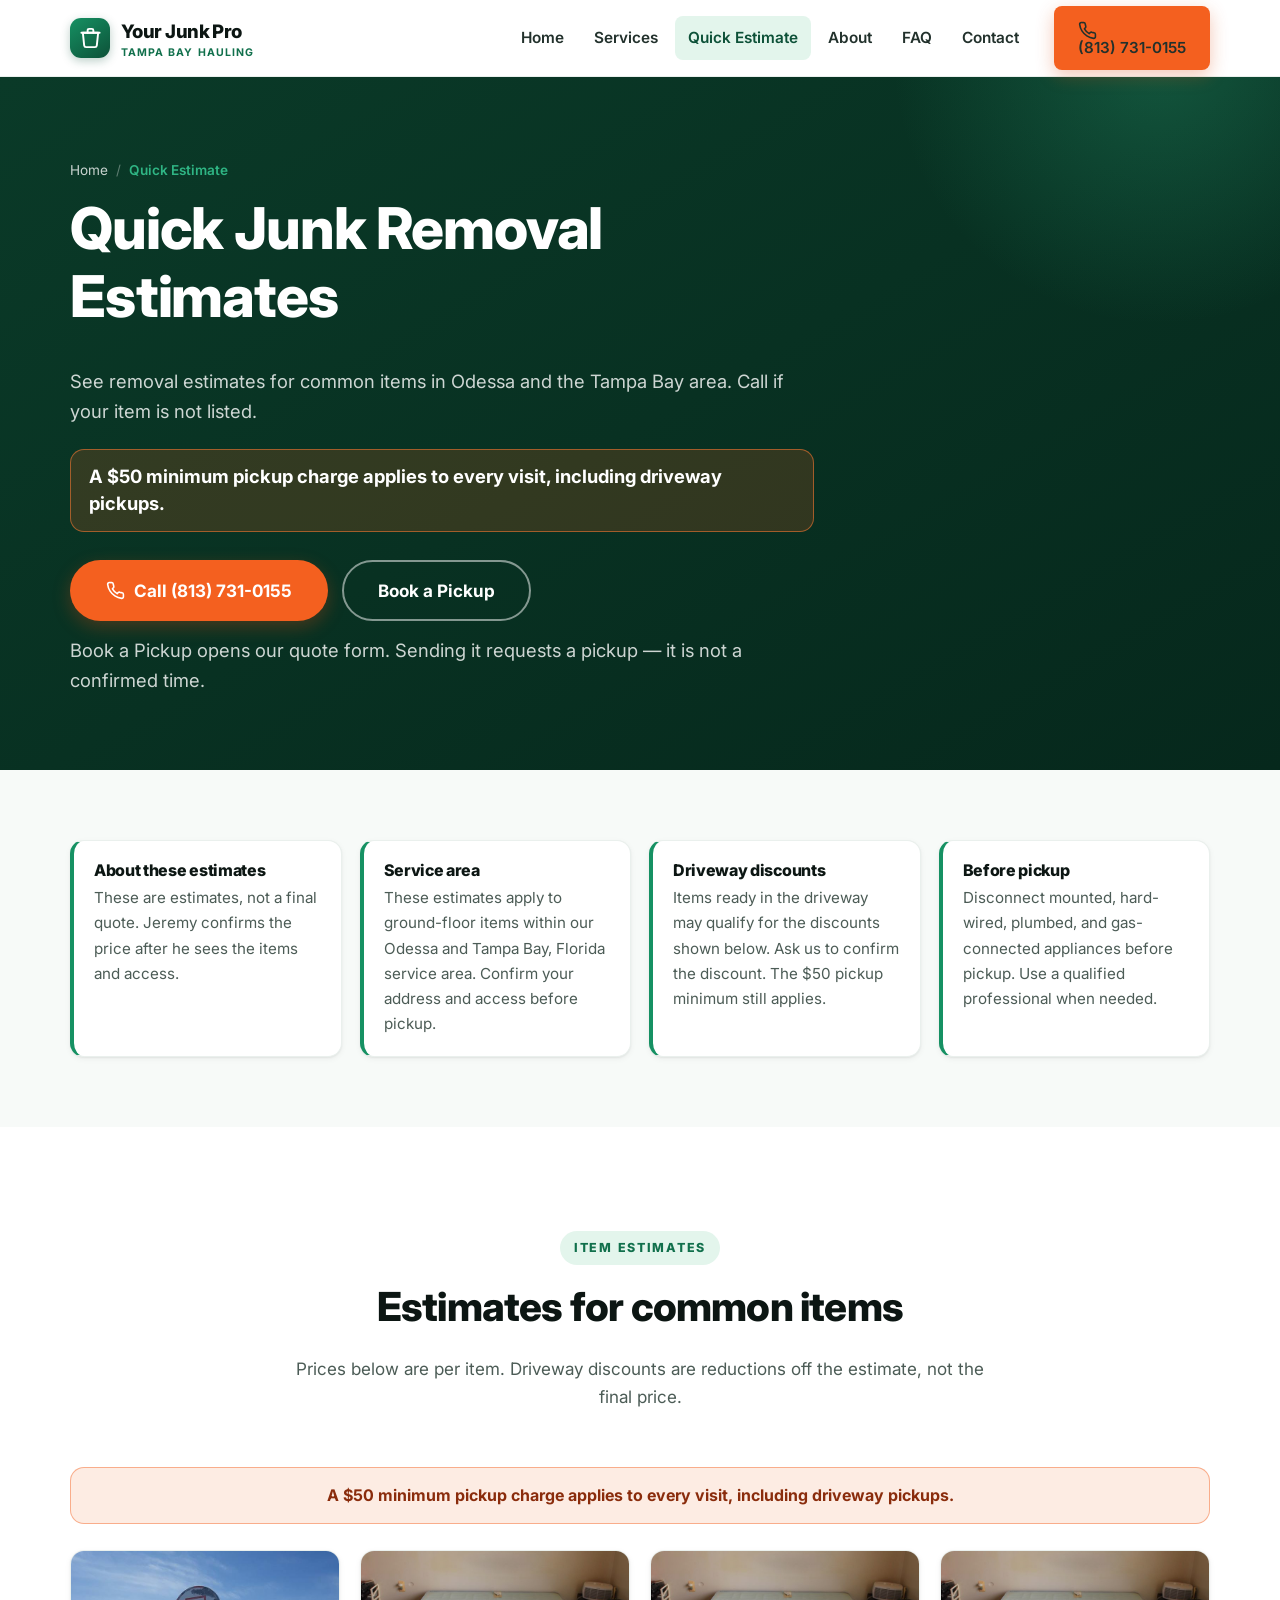
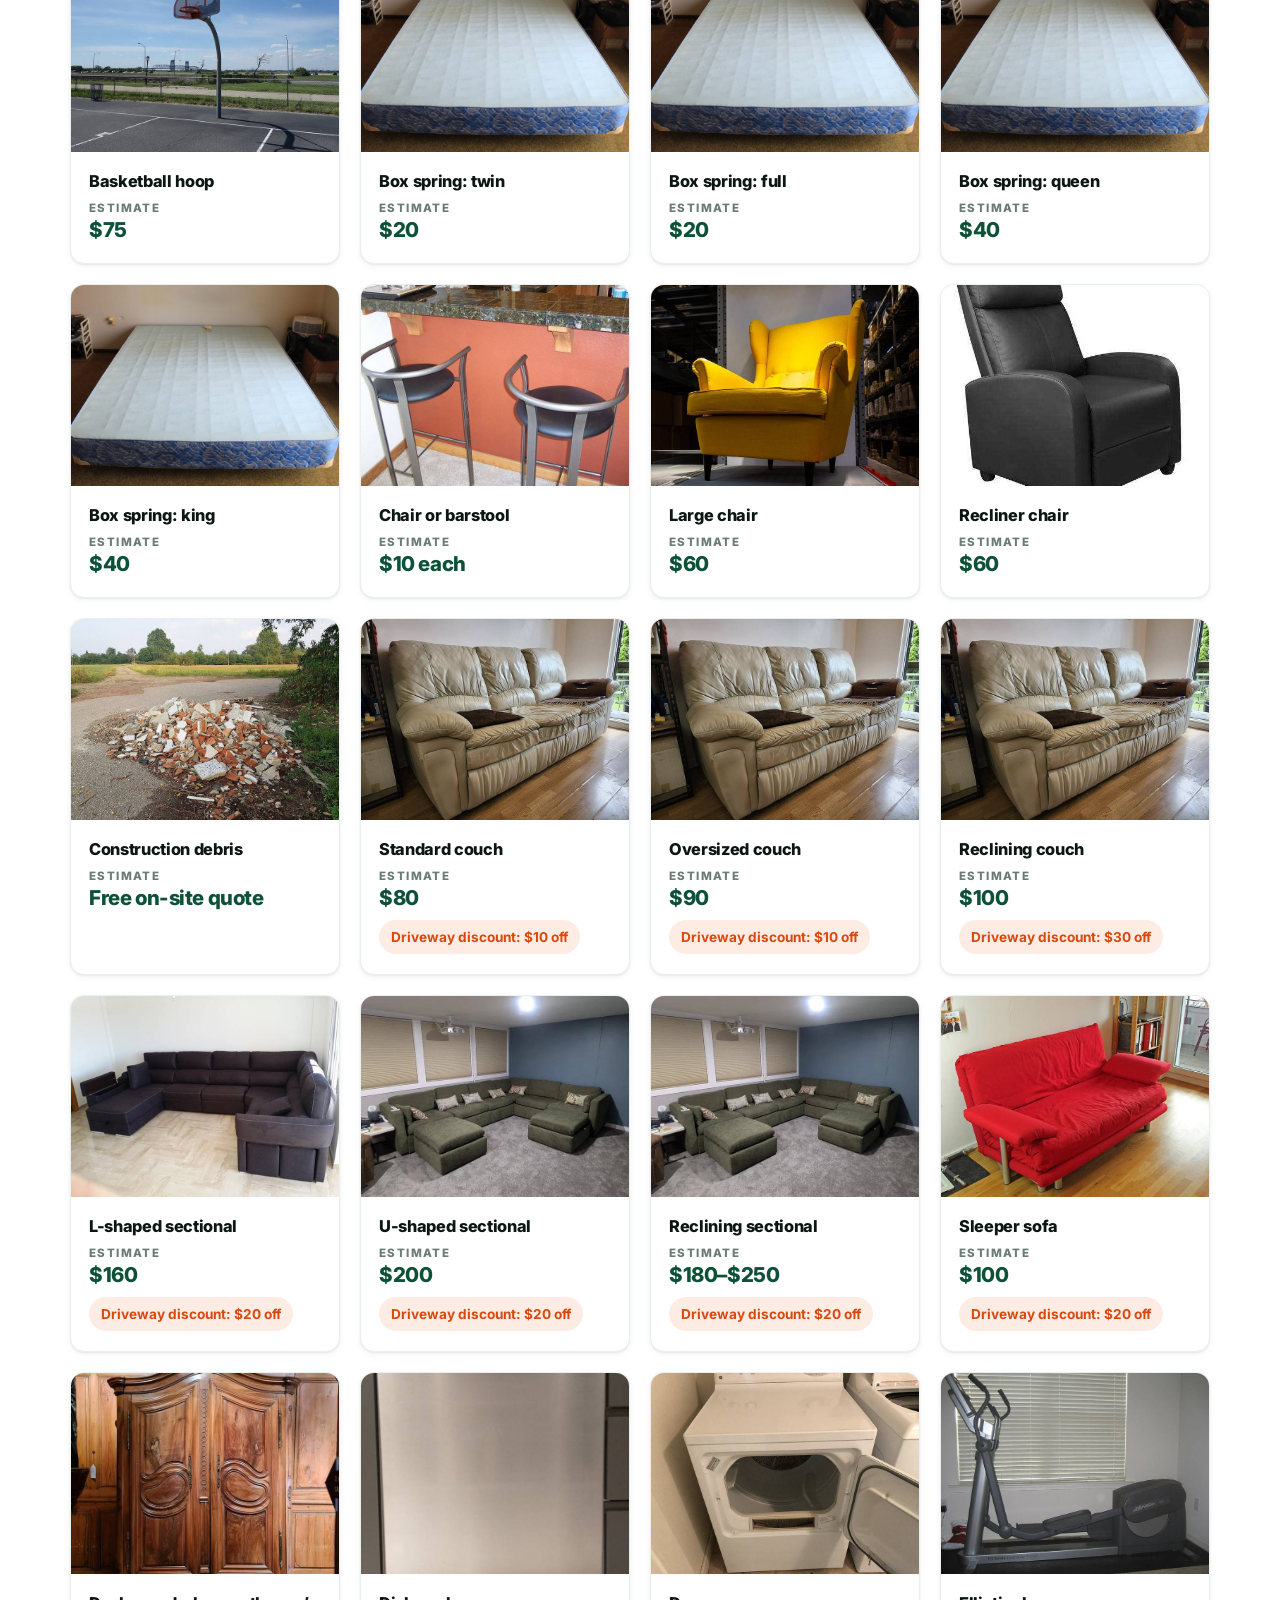
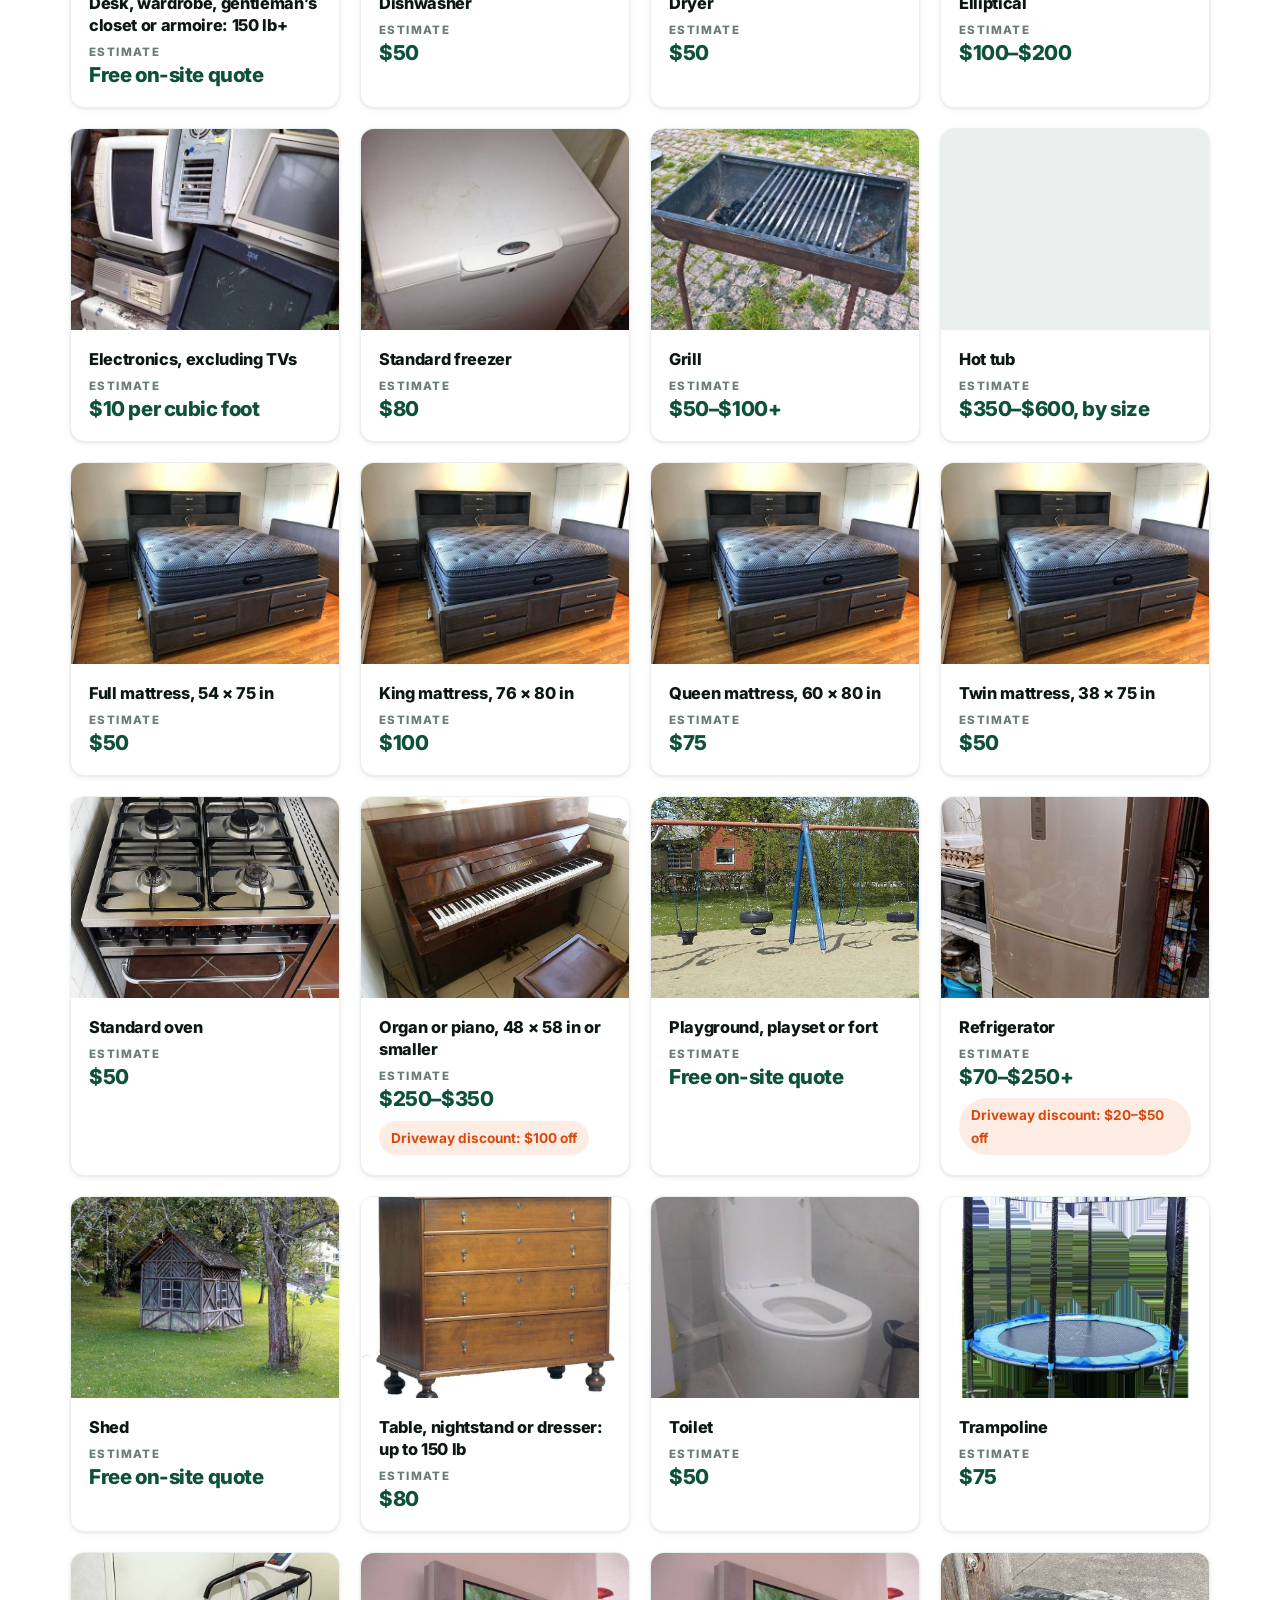
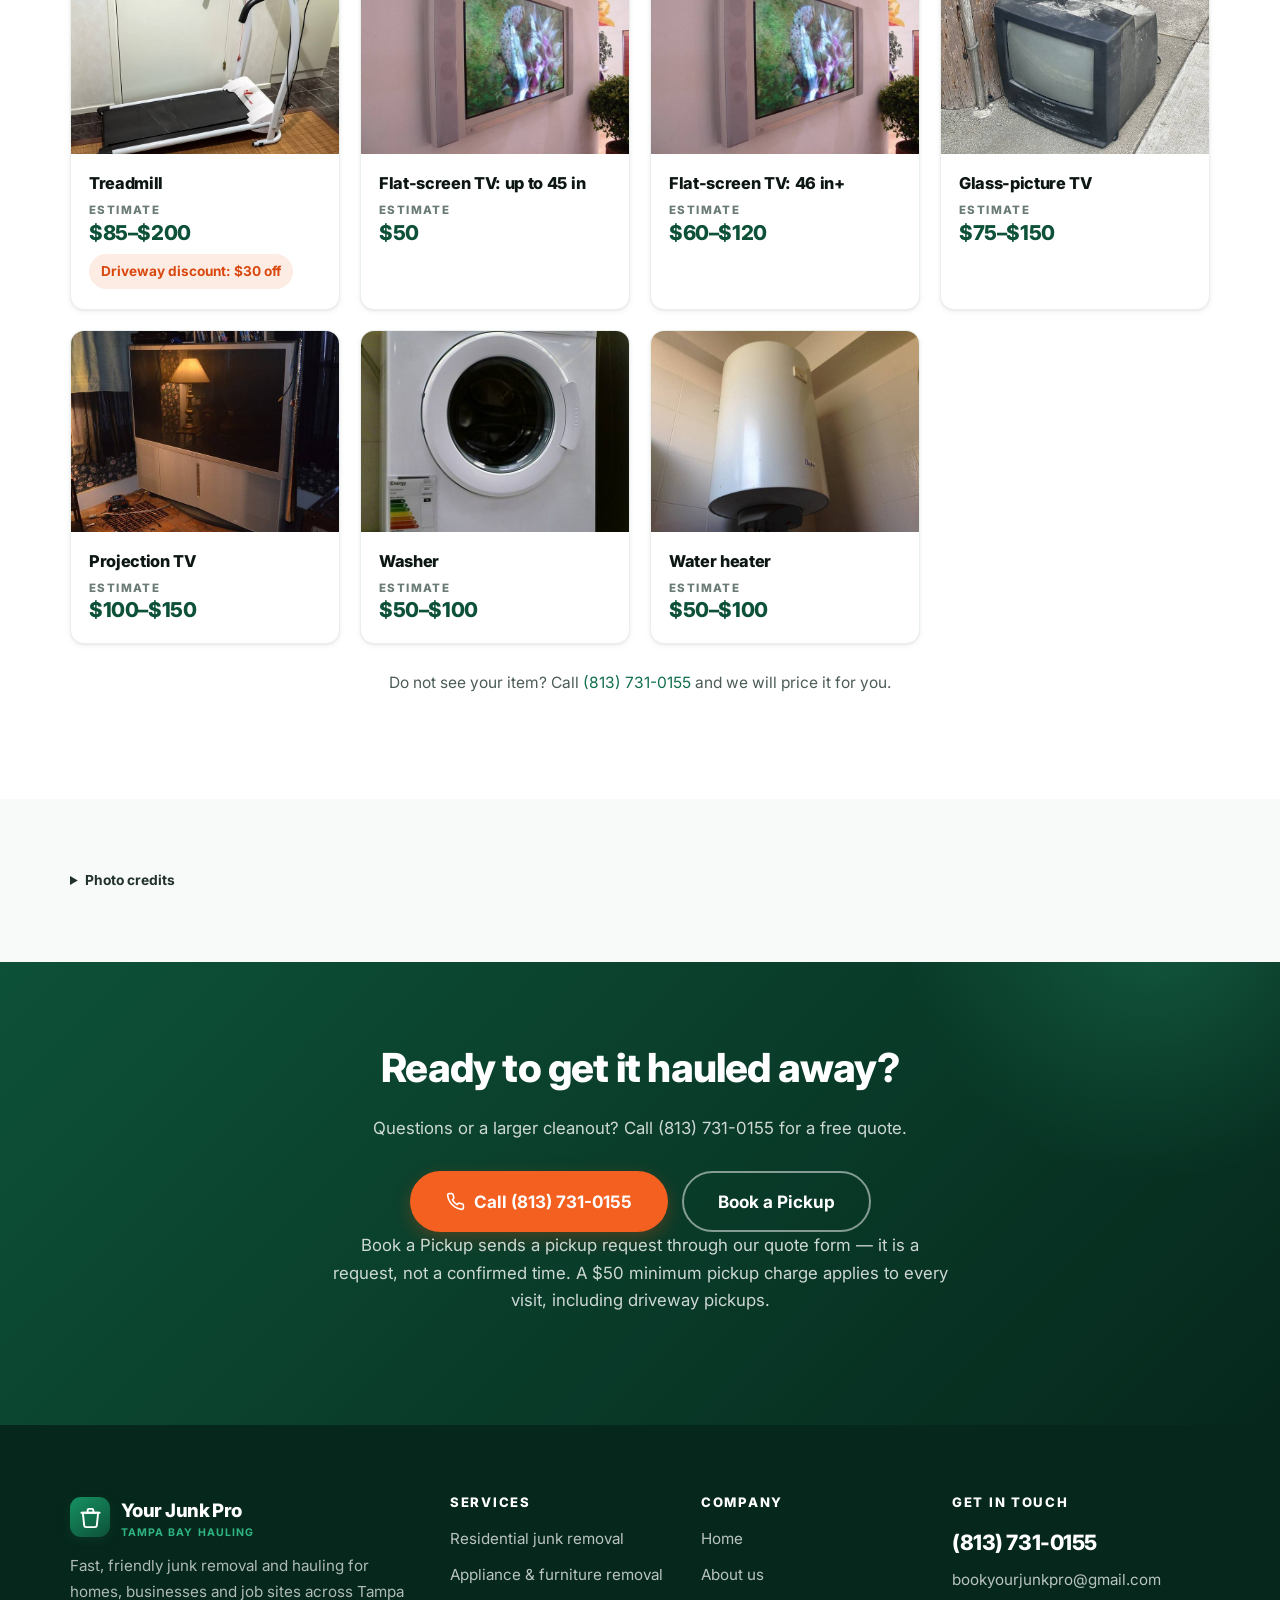
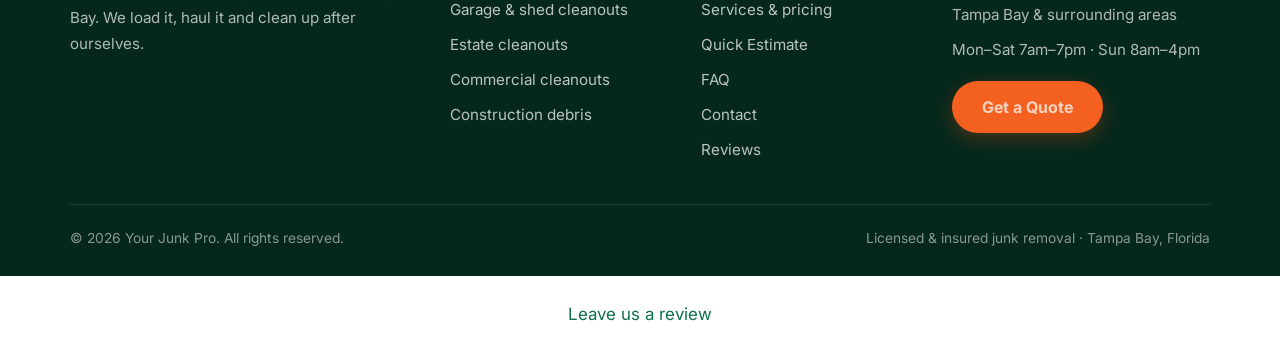
<file: quickestimate.html>
<!DOCTYPE html>
<html lang="en">
<head>
<meta charset="utf-8">
<meta name="viewport" content="width=device-width, initial-scale=1">
<title>Quick Junk Removal Estimates | Your Junk Pro &mdash; Odessa &amp; Tampa Bay, FL</title>
<meta name="description" content="Quick junk removal estimates for common items in Odessa and the Tampa Bay area. A $50 minimum pickup charge applies to every visit. Call (813) 731-0155 for a free quote.">
<meta name="keywords" content="junk removal estimates, Odessa FL junk removal prices, Tampa Bay furniture removal cost, mattress removal price, appliance removal estimate, Your Junk Pro">
<meta name="author" content="Your Junk Pro">
<meta name="theme-color" content="#0d5138">
<meta name="robots" content="index, follow">
<link rel="canonical" href="/quickestimate">

<meta property="og:type" content="website">
<meta property="og:site_name" content="Your Junk Pro">
<meta property="og:title" content="Quick Junk Removal Estimates | Your Junk Pro">
<meta property="og:description" content="See removal estimates for common items in Odessa and the Tampa Bay area. Call if your item is not listed &mdash; (813) 731-0155.">
<meta property="og:locale" content="en_US">
<meta name="twitter:card" content="summary_large_image">
<meta name="twitter:title" content="Quick Junk Removal Estimates | Your Junk Pro">
<meta name="twitter:description" content="Removal estimates for common items in Odessa and the Tampa Bay area. Call (813) 731-0155.">

<link rel="icon" href="/favicon.svg" type="image/svg+xml">
<link rel="apple-touch-icon" href="/favicon.svg">

<link rel="preconnect" href="https://fonts.googleapis.com">
<link rel="preconnect" href="https://fonts.gstatic.com" crossorigin>
<link href="https://fonts.googleapis.com/css2?family=Inter:wght@400;600;700;800&display=swap" rel="stylesheet">
<link rel="stylesheet" href="/assets/css/styles.css">
</head>
<body>
<a class="skip-link" href="#main">Skip to main content</a>

<header class="site-header">
  <div class="container header-inner">
    <a class="brand" href="/index.html">
      <span class="brand-mark" aria-hidden="true">
        <svg viewBox="0 0 24 24"><path d="M4 7h16l-1.4 13.2a2 2 0 0 1-2 1.8H7.4a2 2 0 0 1-2-1.8Z"/><path d="M2.5 7h19"/><path d="M9 7V4.6A1.6 1.6 0 0 1 10.6 3h2.8A1.6 1.6 0 0 1 15 4.6V7"/></svg>
      </span>
      <span class="brand-text">Your Junk Pro<small>Tampa Bay Hauling</small></span>
    </a>

    <button class="nav-toggle" type="button" aria-expanded="false" aria-controls="site-nav" aria-label="Toggle navigation menu">
      <span></span><span></span><span></span>
    </button>

    <nav class="site-nav" id="site-nav" aria-label="Main navigation">
      <ul>
        <li><a href="/index.html">Home</a></li>
        <li><a href="/services.html">Services</a></li>
        <li><a href="/quickestimate" aria-current="page">Quick Estimate</a></li>
        <li><a href="/about.html">About</a></li>
        <li><a href="/faq.html">FAQ</a></li>
        <li><a href="/contact.html">Contact</a></li>
      </ul>
      <div class="nav-cta">
        <a class="btn btn--primary" href="tel:+18137310155">
          <svg class="btn-icon" viewBox="0 0 24 24" aria-hidden="true"><path d="M22 16.9v3a2 2 0 0 1-2.2 2 19.8 19.8 0 0 1-8.6-3.1 19.5 19.5 0 0 1-6-6A19.8 19.8 0 0 1 2.1 4.2 2 2 0 0 1 4.1 2h3a2 2 0 0 1 2 1.7c.1 1 .4 1.9.7 2.8a2 2 0 0 1-.5 2.1L8.1 9.9a16 16 0 0 0 6 6l1.3-1.3a2 2 0 0 1 2.1-.4c.9.3 1.8.6 2.8.7a2 2 0 0 1 1.7 2Z"/></svg>
          (813) 731-0155
        </a>
      </div>
    </nav>
  </div>
</header>

<main id="main">

  <section class="page-hero">
    <div class="container">
      <nav class="breadcrumb" aria-label="Breadcrumb">
        <ol>
          <li><a href="/index.html">Home</a></li>
          <li><span aria-current="page">Quick Estimate</span></li>
        </ol>
      </nav>
      <h1>Quick Junk Removal Estimates</h1>
      <p>See removal estimates for common items in Odessa and the Tampa Bay area. Call if your item is not listed.</p>

      <p class="hero-minimum"><strong>A $50 minimum pickup charge applies to every visit, including driveway pickups.</strong></p>

      <div class="btn-row">
        <a class="btn btn--primary btn--lg" href="tel:+18137310155">
          <svg class="btn-icon" viewBox="0 0 24 24" aria-hidden="true"><path d="M22 16.9v3a2 2 0 0 1-2.2 2 19.8 19.8 0 0 1-8.6-3.1 19.5 19.5 0 0 1-6-6A19.8 19.8 0 0 1 2.1 4.2 2 2 0 0 1 4.1 2h3a2 2 0 0 1 2 1.7c.1 1 .4 1.9.7 2.8a2 2 0 0 1-.5 2.1L8.1 9.9a16 16 0 0 0 6 6l1.3-1.3a2 2 0 0 1 2.1-.4c.9.3 1.8.6 2.8.7a2 2 0 0 1 1.7 2Z"/></svg>
          Call (813) 731-0155
        </a>
        <a class="btn btn--ghost btn--lg" href="/contact.html">Book a Pickup</a>
      </div>
      <p class="hero-booking-note">Book a Pickup opens our quote form. Sending it requests a pickup &mdash; it is not a confirmed time.</p>
    </div>
  </section>

  <!-- ================= NOTES ================= -->
  <section class="section section--tight section--cream">
    <div class="container">
      <h2 class="visually-hidden">Before you book</h2>
      <div class="note-grid">
        <div class="note-card">
          <h3>About these estimates</h3>
          <p>These are estimates, not a final quote. Jeremy confirms the price after he sees the items and access.</p>
        </div>
        <div class="note-card">
          <h3>Service area</h3>
          <p>These estimates apply to ground-floor items within our Odessa and Tampa Bay, Florida service area. Confirm your address and access before pickup.</p>
        </div>
        <div class="note-card">
          <h3>Driveway discounts</h3>
          <p>Items ready in the driveway may qualify for the discounts shown below. Ask us to confirm the discount. The $50 pickup minimum still applies.</p>
        </div>
        <div class="note-card">
          <h3>Before pickup</h3>
          <p>Disconnect mounted, hard-wired, plumbed, and gas-connected appliances before pickup. Use a qualified professional when needed.</p>
        </div>
      </div>
    </div>
  </section>

  <!-- ================= ITEM ESTIMATES ================= -->
  <section class="section" id="estimates">
    <div class="container">
      <div class="section-head">
        <span class="eyebrow">Item estimates</span>
        <h2>Estimates for common items</h2>
        <p>Prices below are per item. Driveway discounts are reductions off the estimate, not the final price.</p>
      </div>

      <p class="minimum-banner">A $50 minimum pickup charge applies to every visit, including driveway pickups.</p>

      <div class="item-grid">
        <article class="item-card">
          <img class="item-card-photo" src="/assets/img/estimates/basketball-hoop.jpg" alt="Outdoor basketball hoop and backboard mounted on a pole" loading="eager" fetchpriority="high" decoding="async">
          <div class="item-card-body">
            <h3 class="item-card-name">Basketball hoop</h3>
            <p class="item-card-price"><span class="item-card-label">Estimate</span>$75</p>
          </div>
        </article>

        <article class="item-card">
          <img class="item-card-photo" src="/assets/img/estimates/box-spring.jpg" alt="Blue and white box spring foundation on a metal bed frame, shown without a mattress" loading="eager" fetchpriority="high" decoding="async">
          <div class="item-card-body">
            <h3 class="item-card-name">Box spring: twin</h3>
            <p class="item-card-price"><span class="item-card-label">Estimate</span>$20</p>
          </div>
        </article>

        <article class="item-card">
          <img class="item-card-photo" src="/assets/img/estimates/box-spring.jpg" alt="Blue and white box spring foundation on a metal bed frame, shown without a mattress" loading="lazy" decoding="async">
          <div class="item-card-body">
            <h3 class="item-card-name">Box spring: full</h3>
            <p class="item-card-price"><span class="item-card-label">Estimate</span>$20</p>
          </div>
        </article>

        <article class="item-card">
          <img class="item-card-photo" src="/assets/img/estimates/box-spring.jpg" alt="Blue and white box spring foundation on a metal bed frame, shown without a mattress" loading="lazy" decoding="async">
          <div class="item-card-body">
            <h3 class="item-card-name">Box spring: queen</h3>
            <p class="item-card-price"><span class="item-card-label">Estimate</span>$40</p>
          </div>
        </article>

        <article class="item-card">
          <img class="item-card-photo" src="/assets/img/estimates/box-spring.jpg" alt="Blue and white box spring foundation on a metal bed frame, shown without a mattress" loading="lazy" decoding="async">
          <div class="item-card-body">
            <h3 class="item-card-name">Box spring: king</h3>
            <p class="item-card-price"><span class="item-card-label">Estimate</span>$40</p>
          </div>
        </article>

        <article class="item-card">
          <img class="item-card-photo" src="/assets/img/estimates/barstool.jpg" alt="Two metal and black bar stools at a kitchen counter" loading="lazy" decoding="async">
          <div class="item-card-body">
            <h3 class="item-card-name">Chair or barstool</h3>
            <p class="item-card-price"><span class="item-card-label">Estimate</span>$10 each</p>
          </div>
        </article>

        <article class="item-card">
          <img class="item-card-photo" src="/assets/img/estimates/armchair.jpg" alt="Large yellow upholstered wingback armchair" loading="lazy" decoding="async">
          <div class="item-card-body">
            <h3 class="item-card-name">Large chair</h3>
            <p class="item-card-price"><span class="item-card-label">Estimate</span>$60</p>
          </div>
        </article>

        <article class="item-card">
          <img class="item-card-photo" src="/assets/img/estimates/recliner.jpg" alt="Black leather recliner chair" loading="lazy" decoding="async">
          <div class="item-card-body">
            <h3 class="item-card-name">Recliner chair</h3>
            <p class="item-card-price"><span class="item-card-label">Estimate</span>$60</p>
          </div>
        </article>

        <article class="item-card">
          <img class="item-card-photo" src="/assets/img/estimates/construction-debris.jpg" alt="Pile of broken brick and concrete construction debris" loading="lazy" decoding="async">
          <div class="item-card-body">
            <h3 class="item-card-name">Construction debris</h3>
            <p class="item-card-price"><span class="item-card-label">Estimate</span>Free on-site quote</p>
          </div>
        </article>

        <article class="item-card">
          <img class="item-card-photo" src="/assets/img/estimates/couch.jpg" alt="Cream leather three-seat couch in a living room" loading="lazy" decoding="async">
          <div class="item-card-body">
            <h3 class="item-card-name">Standard couch</h3>
            <p class="item-card-price"><span class="item-card-label">Estimate</span>$80</p>
            <p class="item-card-discount">Driveway discount: $10 off</p>
          </div>
        </article>

        <article class="item-card">
          <img class="item-card-photo" src="/assets/img/estimates/couch.jpg" alt="Cream leather three-seat couch in a living room" loading="lazy" decoding="async">
          <div class="item-card-body">
            <h3 class="item-card-name">Oversized couch</h3>
            <p class="item-card-price"><span class="item-card-label">Estimate</span>$90</p>
            <p class="item-card-discount">Driveway discount: $10 off</p>
          </div>
        </article>

        <article class="item-card">
          <img class="item-card-photo" src="/assets/img/estimates/couch.jpg" alt="Cream leather three-seat couch in a living room" loading="lazy" decoding="async">
          <div class="item-card-body">
            <h3 class="item-card-name">Reclining couch</h3>
            <p class="item-card-price"><span class="item-card-label">Estimate</span>$100</p>
            <p class="item-card-discount">Driveway discount: $30 off</p>
          </div>
        </article>

        <article class="item-card">
          <img class="item-card-photo" src="/assets/img/estimates/sectional-l.jpg" alt="Dark grey L-shaped corner sectional sofa with a chaise" loading="lazy" decoding="async">
          <div class="item-card-body">
            <h3 class="item-card-name">L-shaped sectional</h3>
            <p class="item-card-price"><span class="item-card-label">Estimate</span>$160</p>
            <p class="item-card-discount">Driveway discount: $20 off</p>
          </div>
        </article>

        <article class="item-card">
          <img class="item-card-photo" src="/assets/img/estimates/sectional.jpg" alt="Large green U-shaped sectional sofa in a family room" loading="lazy" decoding="async">
          <div class="item-card-body">
            <h3 class="item-card-name">U-shaped sectional</h3>
            <p class="item-card-price"><span class="item-card-label">Estimate</span>$200</p>
            <p class="item-card-discount">Driveway discount: $20 off</p>
          </div>
        </article>

        <article class="item-card">
          <img class="item-card-photo" src="/assets/img/estimates/sectional.jpg" alt="Large green U-shaped sectional sofa in a family room" loading="lazy" decoding="async">
          <div class="item-card-body">
            <h3 class="item-card-name">Reclining sectional</h3>
            <p class="item-card-price"><span class="item-card-label">Estimate</span>$180–$250</p>
            <p class="item-card-discount">Driveway discount: $20 off</p>
          </div>
        </article>

        <article class="item-card">
          <img class="item-card-photo" src="/assets/img/estimates/sleeper-sofa.jpg" alt="Red convertible sleeper sofa on a wooden floor" loading="lazy" decoding="async">
          <div class="item-card-body">
            <h3 class="item-card-name">Sleeper sofa</h3>
            <p class="item-card-price"><span class="item-card-label">Estimate</span>$100</p>
            <p class="item-card-discount">Driveway discount: $20 off</p>
          </div>
        </article>

        <article class="item-card">
          <img class="item-card-photo" src="/assets/img/estimates/armoire.jpg" alt="Carved wooden two-door armoire wardrobe" loading="lazy" decoding="async">
          <div class="item-card-body">
            <h3 class="item-card-name">Desk, wardrobe, gentleman’s closet or armoire: 150 lb+</h3>
            <p class="item-card-price"><span class="item-card-label">Estimate</span>Free on-site quote</p>
          </div>
        </article>

        <article class="item-card">
          <img class="item-card-photo" src="/assets/img/estimates/dishwasher.jpg" alt="Stainless steel built-in dishwasher under a kitchen counter" loading="lazy" decoding="async">
          <div class="item-card-body">
            <h3 class="item-card-name">Dishwasher</h3>
            <p class="item-card-price"><span class="item-card-label">Estimate</span>$50</p>
          </div>
        </article>

        <article class="item-card">
          <img class="item-card-photo" src="/assets/img/estimates/dryer.jpg" alt="White front-loading clothes dryer with the door open" loading="lazy" decoding="async">
          <div class="item-card-body">
            <h3 class="item-card-name">Dryer</h3>
            <p class="item-card-price"><span class="item-card-label">Estimate</span>$50</p>
          </div>
        </article>

        <article class="item-card">
          <img class="item-card-photo" src="/assets/img/estimates/elliptical.jpg" alt="Elliptical exercise machine standing in a room" loading="lazy" decoding="async">
          <div class="item-card-body">
            <h3 class="item-card-name">Elliptical</h3>
            <p class="item-card-price"><span class="item-card-label">Estimate</span>$100–$200</p>
          </div>
        </article>

        <article class="item-card">
          <img class="item-card-photo" src="/assets/img/estimates/electronics.jpg" alt="Pile of old computer monitors, towers and printers" loading="lazy" decoding="async">
          <div class="item-card-body">
            <h3 class="item-card-name">Electronics, excluding TVs</h3>
            <p class="item-card-price"><span class="item-card-label">Estimate</span>$10 per cubic foot</p>
          </div>
        </article>

        <article class="item-card">
          <img class="item-card-photo" src="/assets/img/estimates/freezer.jpg" alt="White chest freezer standing in a utility room" loading="lazy" decoding="async">
          <div class="item-card-body">
            <h3 class="item-card-name">Standard freezer</h3>
            <p class="item-card-price"><span class="item-card-label">Estimate</span>$80</p>
          </div>
        </article>

        <article class="item-card">
          <img class="item-card-photo" src="/assets/img/estimates/grill.jpg" alt="Charcoal barbecue grill standing outdoors on paving" loading="lazy" decoding="async">
          <div class="item-card-body">
            <h3 class="item-card-name">Grill</h3>
            <p class="item-card-price"><span class="item-card-label">Estimate</span>$50–$100+</p>
          </div>
        </article>

        <article class="item-card">
          <img class="item-card-photo" src="/assets/img/estimates/hot-tub.jpg" alt="Round standalone outdoor hot tub with a rattan surround on a garden lawn" loading="lazy" decoding="async">
          <div class="item-card-body">
            <h3 class="item-card-name">Hot tub</h3>
            <p class="item-card-price"><span class="item-card-label">Estimate</span>$350–$600, by size</p>
          </div>
        </article>

        <article class="item-card">
          <img class="item-card-photo" src="/assets/img/estimates/mattress.jpg" alt="Pillow-top mattress on a bed frame in a bedroom" loading="lazy" decoding="async">
          <div class="item-card-body">
            <h3 class="item-card-name">Full mattress, 54 × 75 in</h3>
            <p class="item-card-price"><span class="item-card-label">Estimate</span>$50</p>
          </div>
        </article>

        <article class="item-card">
          <img class="item-card-photo" src="/assets/img/estimates/mattress.jpg" alt="Pillow-top mattress on a bed frame in a bedroom" loading="lazy" decoding="async">
          <div class="item-card-body">
            <h3 class="item-card-name">King mattress, 76 × 80 in</h3>
            <p class="item-card-price"><span class="item-card-label">Estimate</span>$100</p>
          </div>
        </article>

        <article class="item-card">
          <img class="item-card-photo" src="/assets/img/estimates/mattress.jpg" alt="Pillow-top mattress on a bed frame in a bedroom" loading="lazy" decoding="async">
          <div class="item-card-body">
            <h3 class="item-card-name">Queen mattress, 60 × 80 in</h3>
            <p class="item-card-price"><span class="item-card-label">Estimate</span>$75</p>
          </div>
        </article>

        <article class="item-card">
          <img class="item-card-photo" src="/assets/img/estimates/mattress.jpg" alt="Pillow-top mattress on a bed frame in a bedroom" loading="lazy" decoding="async">
          <div class="item-card-body">
            <h3 class="item-card-name">Twin mattress, 38 × 75 in</h3>
            <p class="item-card-price"><span class="item-card-label">Estimate</span>$50</p>
          </div>
        </article>

        <article class="item-card">
          <img class="item-card-photo" src="/assets/img/estimates/oven.jpg" alt="Stainless steel gas range with an oven below" loading="lazy" decoding="async">
          <div class="item-card-body">
            <h3 class="item-card-name">Standard oven</h3>
            <p class="item-card-price"><span class="item-card-label">Estimate</span>$50</p>
          </div>
        </article>

        <article class="item-card">
          <img class="item-card-photo" src="/assets/img/estimates/piano.jpg" alt="Wooden upright piano with the keys exposed" loading="lazy" decoding="async">
          <div class="item-card-body">
            <h3 class="item-card-name">Organ or piano, 48 × 58 in or smaller</h3>
            <p class="item-card-price"><span class="item-card-label">Estimate</span>$250–$350</p>
            <p class="item-card-discount">Driveway discount: $100 off</p>
          </div>
        </article>

        <article class="item-card">
          <img class="item-card-photo" src="/assets/img/estimates/playset.jpg" alt="Backyard swing set playground on sand" loading="lazy" decoding="async">
          <div class="item-card-body">
            <h3 class="item-card-name">Playground, playset or fort</h3>
            <p class="item-card-price"><span class="item-card-label">Estimate</span>Free on-site quote</p>
          </div>
        </article>

        <article class="item-card">
          <img class="item-card-photo" src="/assets/img/estimates/refrigerator.jpg" alt="Tall multi-door refrigerator standing in a kitchen" loading="lazy" decoding="async">
          <div class="item-card-body">
            <h3 class="item-card-name">Refrigerator</h3>
            <p class="item-card-price"><span class="item-card-label">Estimate</span>$70–$250+</p>
            <p class="item-card-discount">Driveway discount: $20–$50 off</p>
          </div>
        </article>

        <article class="item-card">
          <img class="item-card-photo" src="/assets/img/estimates/shed.jpg" alt="Small wooden garden shed standing on a lawn" loading="lazy" decoding="async">
          <div class="item-card-body">
            <h3 class="item-card-name">Shed</h3>
            <p class="item-card-price"><span class="item-card-label">Estimate</span>Free on-site quote</p>
          </div>
        </article>

        <article class="item-card">
          <img class="item-card-photo" src="/assets/img/estimates/dresser.jpg" alt="Wooden four-drawer dresser standing against a plain background" loading="lazy" decoding="async">
          <div class="item-card-body">
            <h3 class="item-card-name">Table, nightstand or dresser: up to 150 lb</h3>
            <p class="item-card-price"><span class="item-card-label">Estimate</span>$80</p>
          </div>
        </article>

        <article class="item-card">
          <img class="item-card-photo" src="/assets/img/estimates/toilet.jpg" alt="White one-piece flush toilet in a bathroom" loading="lazy" decoding="async">
          <div class="item-card-body">
            <h3 class="item-card-name">Toilet</h3>
            <p class="item-card-price"><span class="item-card-label">Estimate</span>$50</p>
          </div>
        </article>

        <article class="item-card">
          <img class="item-card-photo" src="/assets/img/estimates/trampoline.jpg" alt="Round backyard trampoline with a safety enclosure net" loading="lazy" decoding="async">
          <div class="item-card-body">
            <h3 class="item-card-name">Trampoline</h3>
            <p class="item-card-price"><span class="item-card-label">Estimate</span>$75</p>
          </div>
        </article>

        <article class="item-card">
          <img class="item-card-photo" src="/assets/img/estimates/treadmill.jpg" alt="Folding home treadmill with a display console" loading="lazy" decoding="async">
          <div class="item-card-body">
            <h3 class="item-card-name">Treadmill</h3>
            <p class="item-card-price"><span class="item-card-label">Estimate</span>$85–$200</p>
            <p class="item-card-discount">Driveway discount: $30 off</p>
          </div>
        </article>

        <article class="item-card">
          <img class="item-card-photo" src="/assets/img/estimates/tv-flat.jpg" alt="Flat-screen television mounted on a wall" loading="lazy" decoding="async">
          <div class="item-card-body">
            <h3 class="item-card-name">Flat-screen TV: up to 45 in</h3>
            <p class="item-card-price"><span class="item-card-label">Estimate</span>$50</p>
          </div>
        </article>

        <article class="item-card">
          <img class="item-card-photo" src="/assets/img/estimates/tv-flat.jpg" alt="Flat-screen television mounted on a wall" loading="lazy" decoding="async">
          <div class="item-card-body">
            <h3 class="item-card-name">Flat-screen TV: 46 in+</h3>
            <p class="item-card-price"><span class="item-card-label">Estimate</span>$60–$120</p>
          </div>
        </article>

        <article class="item-card">
          <img class="item-card-photo" src="/assets/img/estimates/tv-crt.jpg" alt="Old boxy glass-picture-tube television set" loading="lazy" decoding="async">
          <div class="item-card-body">
            <h3 class="item-card-name">Glass-picture TV</h3>
            <p class="item-card-price"><span class="item-card-label">Estimate</span>$75–$150</p>
          </div>
        </article>

        <article class="item-card">
          <img class="item-card-photo" src="/assets/img/estimates/tv-projection.jpg" alt="Large rear-projection television cabinet in a room" loading="lazy" decoding="async">
          <div class="item-card-body">
            <h3 class="item-card-name">Projection TV</h3>
            <p class="item-card-price"><span class="item-card-label">Estimate</span>$100–$150</p>
          </div>
        </article>

        <article class="item-card">
          <img class="item-card-photo" src="/assets/img/estimates/washer.jpg" alt="White front-loading washing machine" loading="lazy" decoding="async">
          <div class="item-card-body">
            <h3 class="item-card-name">Washer</h3>
            <p class="item-card-price"><span class="item-card-label">Estimate</span>$50–$100</p>
          </div>
        </article>

        <article class="item-card">
          <img class="item-card-photo" src="/assets/img/estimates/water-heater.jpg" alt="Cylindrical storage water heater tank" loading="lazy" decoding="async">
          <div class="item-card-body">
            <h3 class="item-card-name">Water heater</h3>
            <p class="item-card-price"><span class="item-card-label">Estimate</span>$50–$100</p>
          </div>
        </article>
      </div>

      <p class="grid-footnote">Do not see your item? Call <a href="tel:+18137310155">(813) 731-0155</a> and we will price it for you.</p>
    </div>
  </section>

  <!-- ================= PHOTO CREDITS ================= -->
  <section class="section section--tight section--cream">
    <div class="container">
      <details class="photo-credits">
        <summary>Photo credits</summary>
        <p>Item photos are freely licensed stock photographs from Wikimedia Commons, shown as examples of the item types listed above. Each photo below links to its source file and licence; any crop, resize or format change we made is noted.</p>
        <ul>
          <li>Outdoor basketball hoop and backboard mounted on a pole &mdash; <a href="https://commons.wikimedia.org/wiki/File:Jacob_Riis_Park_td_(2019-06-04)_028_-_Basketball_Courts.jpg" rel="noopener nofollow">Jacob Riis Park td (2019-06-04) 028 - Basketball Courts</a> by Tdorante10, <a href="https://creativecommons.org/licenses/by-sa/4.0/" rel="license noopener nofollow">CC BY-SA 4.0</a>, via Wikimedia Commons; resized.</li>
          <li>Blue and white box spring foundation on a metal bed frame, shown without a mattress &mdash; <a href="https://commons.wikimedia.org/wiki/File:Bassett_queen_size_box-spring_on_metal_bed_frame.JPG" rel="noopener nofollow">Bassett queen size box-spring on metal bed frame</a> by Dwight Burdette, <a href="https://creativecommons.org/licenses/by/3.0/" rel="license noopener nofollow">CC BY 3.0</a>, via Wikimedia Commons; cropped and resized.</li>
          <li>Two metal and black bar stools at a kitchen counter &mdash; <a href="https://commons.wikimedia.org/wiki/File:Modern_bar_stools.JPG" rel="noopener nofollow">Modern bar stools</a> by Darkshark0159, public domain, via Wikimedia Commons; resized.</li>
          <li>Large yellow upholstered wingback armchair &mdash; <a href="https://commons.wikimedia.org/wiki/File:Yellow_upholstered_armchair_in_IKEA_Torp_Uddevalla.jpg" rel="noopener nofollow">Yellow upholstered armchair in IKEA Torp Uddevalla</a> by W.carter, <a href="https://creativecommons.org/publicdomain/zero/1.0/" rel="license noopener nofollow">CC0</a>, via Wikimedia Commons; resized.</li>
          <li>Black leather recliner chair &mdash; <a href="https://commons.wikimedia.org/wiki/File:Recliner.png" rel="noopener nofollow">Recliner</a> by DelmerViramontes, <a href="https://creativecommons.org/licenses/by-sa/4.0/" rel="license noopener nofollow">CC BY-SA 4.0</a>, via Wikimedia Commons; converted to JPEG.</li>
          <li>Pile of broken brick and concrete construction debris &mdash; <a href="https://commons.wikimedia.org/wiki/File:Fly-tipping_construction_waste_in_Parco_Alto_Milanese_-_Busto_Arsizio,_Lombardy,_Italy.jpg" rel="noopener nofollow">Fly-tipping construction waste in Parco Alto Milanese - Busto Arsizio, Lombardy, Italy</a> by Mænsard vokser, <a href="https://creativecommons.org/licenses/by-sa/4.0/" rel="license noopener nofollow">CC BY-SA 4.0</a>, via Wikimedia Commons; resized.</li>
          <li>Cream leather three-seat couch in a living room &mdash; <a href="https://commons.wikimedia.org/wiki/File:Canape_-_2025-06-28.jpg" rel="noopener nofollow">Canape - 2025-06-28</a> by Jeangagnon, <a href="https://creativecommons.org/licenses/by-sa/4.0/" rel="license noopener nofollow">CC BY-SA 4.0</a>, via Wikimedia Commons; resized.</li>
          <li>Dark grey L-shaped corner sectional sofa with a chaise &mdash; <a href="https://commons.wikimedia.org/wiki/File:Sofa_esquinero_con_chaise_longue.jpg" rel="noopener nofollow">Sofa esquinero con chaise longue</a> by Todo sofas, <a href="https://creativecommons.org/licenses/by-sa/4.0/" rel="license noopener nofollow">CC BY-SA 4.0</a>, via Wikimedia Commons; resized.</li>
          <li>Large green U-shaped sectional sofa in a family room &mdash; <a href="https://commons.wikimedia.org/wiki/File:Chita_Modular_sofa_sectionals.webp" rel="noopener nofollow">Chita Modular sofa sectionals</a> by ChaiseChaise, <a href="https://creativecommons.org/licenses/by-sa/4.0/" rel="license noopener nofollow">CC BY-SA 4.0</a>, via Wikimedia Commons; converted to JPEG.</li>
          <li>Red convertible sleeper sofa on a wooden floor &mdash; <a href="https://commons.wikimedia.org/wiki/File:Sofa_Ligne_Roset_(fcm).jpg" rel="noopener nofollow">Sofa Ligne Roset (fcm)</a> by Frank C. Müller, <a href="https://creativecommons.org/licenses/by-sa/4.0/" rel="license noopener nofollow">CC BY-SA 4.0</a>, via Wikimedia Commons; resized.</li>
          <li>Carved wooden two-door armoire wardrobe &mdash; <a href="https://commons.wikimedia.org/wiki/File:Armoire_en_noyer-Mus%C3%A9e_alsacien_de_Strasbourg_(2).jpg" rel="noopener nofollow">Armoire en noyer-Musée alsacien de Strasbourg (2)</a> by Ji-Elle, <a href="https://creativecommons.org/licenses/by-sa/4.0/" rel="license noopener nofollow">CC BY-SA 4.0</a>, via Wikimedia Commons; resized.</li>
          <li>Stainless steel built-in dishwasher under a kitchen counter &mdash; <a href="https://commons.wikimedia.org/wiki/File:California_Kitchen_Dishwasher.jpg" rel="noopener nofollow">California Kitchen Dishwasher</a> by Stilfehler, <a href="https://creativecommons.org/licenses/by-sa/4.0/" rel="license noopener nofollow">CC BY-SA 4.0</a>, via Wikimedia Commons; resized.</li>
          <li>White front-loading clothes dryer with the door open &mdash; <a href="https://commons.wikimedia.org/wiki/File:Clothes_dryer_1_2018-09-29.jpg" rel="noopener nofollow">Clothes dryer 1 2018-09-29</a> by FASTILY, <a href="https://creativecommons.org/licenses/by-sa/4.0/" rel="license noopener nofollow">CC BY-SA 4.0</a>, via Wikimedia Commons; resized.</li>
          <li>Elliptical exercise machine standing in a room &mdash; <a href="https://commons.wikimedia.org/wiki/File:Elliptical_machine.jpg" rel="noopener nofollow">Elliptical machine</a> by Cpetro45, <a href="https://creativecommons.org/licenses/by-sa/3.0/" rel="license noopener nofollow">CC BY-SA 3.0</a>, via Wikimedia Commons; resized.</li>
          <li>Pile of old computer monitors, towers and printers &mdash; <a href="https://commons.wikimedia.org/wiki/File:Ewaste-pile.jpg" rel="noopener nofollow">Ewaste-pile</a> by AvWijk, public domain, via Wikimedia Commons; resized.</li>
          <li>White chest freezer standing in a utility room &mdash; <a href="https://commons.wikimedia.org/wiki/File:Congelatore_Whirlpool.jpg" rel="noopener nofollow">Congelatore Whirlpool</a> by Antonio Mette, <a href="https://creativecommons.org/licenses/by-sa/4.0/" rel="license noopener nofollow">CC BY-SA 4.0</a>, via Wikimedia Commons; resized.</li>
          <li>Charcoal barbecue grill standing outdoors on paving &mdash; <a href="https://commons.wikimedia.org/wiki/File:Barbecue_grill_at_a_public_bench,_Blauwestad_(2021)_05.jpg" rel="noopener nofollow">Barbecue grill at a public bench, Blauwestad (2021) 05</a> by Donald Trung Quoc Don, <a href="https://creativecommons.org/licenses/by-sa/4.0/" rel="license noopener nofollow">CC BY-SA 4.0</a>, via Wikimedia Commons; resized.</li>
          <li>Round standalone outdoor hot tub with a rattan surround on a garden lawn &mdash; <a href="https://commons.wikimedia.org/wiki/File:Softub-mit-Polyrattan-Umrandung.jpg" rel="noopener nofollow">Softub-mit-Polyrattan-Umrandung</a> by Almangeshi, <a href="https://creativecommons.org/licenses/by-sa/4.0/" rel="license noopener nofollow">CC BY-SA 4.0</a>, via Wikimedia Commons; cropped and resized.</li>
          <li>Pillow-top mattress on a bed frame in a bedroom &mdash; <a href="https://commons.wikimedia.org/wiki/File:[base64],_Mercer_County,_New_Jersey.jpg" rel="noopener nofollow">2022-08-19 12 28 13 King-size Caitbrook Gray Full Storage Bed with a Medium to Firm Luxury Cooling Beautyrest Black mattress in the master bedroom of a house along Aquetong Lane in the Mountainview section of Ewing Township, Mercer County, New Jersey</a> by Famartin, <a href="https://creativecommons.org/licenses/by-sa/4.0/" rel="license noopener nofollow">CC BY-SA 4.0</a>, via Wikimedia Commons; resized.</li>
          <li>Stainless steel gas range with an oven below &mdash; <a href="https://commons.wikimedia.org/wiki/File:Gas_stove_in_Italy.jpg" rel="noopener nofollow">Gas stove in Italy</a> by Tiia Monto, <a href="https://creativecommons.org/licenses/by-sa/3.0/" rel="license noopener nofollow">CC BY-SA 3.0</a>, via Wikimedia Commons; resized.</li>
          <li>Wooden upright piano with the keys exposed &mdash; <a href="https://commons.wikimedia.org/wiki/File:Fritz_Dobbert_Upright_Piano_from_the_1970%27s_1.jpg" rel="noopener nofollow">Fritz Dobbert Upright Piano from the 1970&#x27;s 1</a> by Vrsooo, <a href="https://creativecommons.org/licenses/by-sa/4.0/" rel="license noopener nofollow">CC BY-SA 4.0</a>, via Wikimedia Commons; resized.</li>
          <li>Backyard swing set playground on sand &mdash; <a href="https://commons.wikimedia.org/wiki/File:Swing_set,_Rostorpsplanen,_Malmo.jpg" rel="noopener nofollow">Swing set, Rostorpsplanen, Malmo</a> by Jin Zan, <a href="https://creativecommons.org/licenses/by-sa/4.0/" rel="license noopener nofollow">CC BY-SA 4.0</a>, via Wikimedia Commons; resized.</li>
          <li>Tall multi-door refrigerator standing in a kitchen &mdash; <a href="https://commons.wikimedia.org/wiki/File:Panasonic_HOME_REFRIGERATOR_NR-C320WP-N.jpg" rel="noopener nofollow">Panasonic HOME REFRIGERATOR NR-C320WP-N</a> by Dinkun Chen, <a href="https://creativecommons.org/licenses/by-sa/4.0/" rel="license noopener nofollow">CC BY-SA 4.0</a>, via Wikimedia Commons; resized.</li>
          <li>Small wooden garden shed standing on a lawn &mdash; <a href="https://commons.wikimedia.org/wiki/File:Garden_shed,_Raach_am_Hochgebirge.jpg" rel="noopener nofollow">Garden shed, Raach am Hochgebirge</a> by Braveheart, <a href="https://creativecommons.org/licenses/by-sa/4.0/" rel="license noopener nofollow">CC BY-SA 4.0</a>, via Wikimedia Commons; resized.</li>
          <li>Wooden four-drawer dresser standing against a plain background &mdash; <a href="https://commons.wikimedia.org/wiki/File:A_pine_chest_of_drawers_with_bun_feet._(c7f76543-8a3b-4a42-aead-480edaf72163).jpg" rel="noopener nofollow">A pine chest of drawers with bun feet. (c7f76543-8a3b-4a42-aead-480edaf72163)</a> by NPS Photo, public domain, via Wikimedia Commons; resized.</li>
          <li>White one-piece flush toilet in a bathroom &mdash; <a href="https://commons.wikimedia.org/wiki/File:Flush_toilet.jpg" rel="noopener nofollow">Flush toilet</a> by Kantikkantemirgonov, <a href="https://creativecommons.org/publicdomain/zero/1.0/" rel="license noopener nofollow">CC0</a>, via Wikimedia Commons; resized.</li>
          <li>Round backyard trampoline with a safety enclosure net &mdash; <a href="https://commons.wikimedia.org/wiki/File:OutdoorTrampoline.png" rel="noopener nofollow">OutdoorTrampoline</a> by Hans, <a href="https://creativecommons.org/publicdomain/zero/1.0/" rel="license noopener nofollow">CC0</a>, via Wikimedia Commons; converted to JPEG and resized.</li>
          <li>Folding home treadmill with a display console &mdash; <a href="https://commons.wikimedia.org/wiki/File:Treadmill_from_Viking_Sport,_side.jpg" rel="noopener nofollow">Treadmill from Viking Sport, side</a> by W.carter, <a href="https://creativecommons.org/licenses/by/4.0/" rel="license noopener nofollow">CC BY 4.0</a>, via Wikimedia Commons; resized.</li>
          <li>Flat-screen television mounted on a wall &mdash; <a href="https://commons.wikimedia.org/wiki/File:RFE06_Arcelik.jpg" rel="noopener nofollow">RFE06 Arcelik</a> by Love Krittaya, public domain, via Wikimedia Commons; resized.</li>
          <li>Old boxy glass-picture-tube television set &mdash; <a href="https://commons.wikimedia.org/wiki/File:Discarded_CRT_television.jpg" rel="noopener nofollow">Discarded CRT television</a> by BARTcaptures, <a href="https://creativecommons.org/licenses/by/4.0/" rel="license noopener nofollow">CC BY 4.0</a>, via Wikimedia Commons; resized.</li>
          <li>Large rear-projection television cabinet in a room &mdash; <a href="https://commons.wikimedia.org/wiki/File:Early_HDTV_setup,_mid_2000s_tech.jpg" rel="noopener nofollow">Early HDTV setup, mid 2000s tech</a> by B137, <a href="https://creativecommons.org/publicdomain/zero/1.0/" rel="license noopener nofollow">CC0</a>, via Wikimedia Commons; resized.</li>
          <li>White front-loading washing machine &mdash; <a href="https://commons.wikimedia.org/wiki/File:Washing_Machine_Beko.jpg" rel="noopener nofollow">Washing Machine Beko</a> by zzpza, <a href="https://creativecommons.org/licenses/by/2.0/" rel="license noopener nofollow">CC BY 2.0</a>, via Wikimedia Commons; resized.</li>
          <li>Cylindrical storage water heater tank &mdash; <a href="https://commons.wikimedia.org/wiki/File:Scaldabagno_Bluker.jpg" rel="noopener nofollow">Scaldabagno Bluker</a> by Air fans, <a href="https://creativecommons.org/licenses/by-sa/4.0/" rel="license noopener nofollow">CC BY-SA 4.0</a>, via Wikimedia Commons; resized.</li>
        </ul>
      </details>
    </div>
  </section>

  <!-- ================= CTA BAND ================= -->
  <section class="cta-band">
    <div class="container">
      <h2>Ready to get it hauled away?</h2>
      <p>Questions or a larger cleanout? Call (813) 731-0155 for a free quote.</p>
      <div class="btn-row btn-row--center">
        <a class="btn btn--primary btn--lg" href="tel:+18137310155">
          <svg class="btn-icon" viewBox="0 0 24 24" aria-hidden="true"><path d="M22 16.9v3a2 2 0 0 1-2.2 2 19.8 19.8 0 0 1-8.6-3.1 19.5 19.5 0 0 1-6-6A19.8 19.8 0 0 1 2.1 4.2 2 2 0 0 1 4.1 2h3a2 2 0 0 1 2 1.7c.1 1 .4 1.9.7 2.8a2 2 0 0 1-.5 2.1L8.1 9.9a16 16 0 0 0 6 6l1.3-1.3a2 2 0 0 1 2.1-.4c.9.3 1.8.6 2.8.7a2 2 0 0 1 1.7 2Z"/></svg>
          Call (813) 731-0155
        </a>
        <a class="btn btn--ghost btn--lg" href="/contact.html">Book a Pickup</a>
      </div>
      <p class="cta-note">Book a Pickup sends a pickup request through our quote form &mdash; it is a request, not a confirmed time. A $50 minimum pickup charge applies to every visit, including driveway pickups.</p>
    </div>
  </section>

</main>

<footer class="site-footer">
  <div class="container footer-grid">
    <div>
      <a class="brand" href="/index.html">
        <span class="brand-mark" aria-hidden="true">
          <svg viewBox="0 0 24 24"><path d="M4 7h16l-1.4 13.2a2 2 0 0 1-2 1.8H7.4a2 2 0 0 1-2-1.8Z"/><path d="M2.5 7h19"/><path d="M9 7V4.6A1.6 1.6 0 0 1 10.6 3h2.8A1.6 1.6 0 0 1 15 4.6V7"/></svg>
        </span>
        <span class="brand-text">Your Junk Pro<small>Tampa Bay Hauling</small></span>
      </a>
      <p>Fast, friendly junk removal and hauling for homes, businesses and job sites across Tampa Bay. We load it, haul it and clean up after ourselves.</p>
    </div>

    <div>
      <h3>Services</h3>
      <ul>
        <li><a href="/services.html#residential">Residential junk removal</a></li>
        <li><a href="/services.html#appliances">Appliance &amp; furniture removal</a></li>
        <li><a href="/services.html#cleanouts">Garage &amp; shed cleanouts</a></li>
        <li><a href="/services.html#estate">Estate cleanouts</a></li>
        <li><a href="/services.html#commercial">Commercial cleanouts</a></li>
        <li><a href="/services.html#construction">Construction debris</a></li>
      </ul>
    </div>

    <div>
      <h3>Company</h3>
      <ul>
        <li><a href="/index.html">Home</a></li>
        <li><a href="/about.html">About us</a></li>
        <li><a href="/services.html">Services &amp; pricing</a></li>
        <li><a href="/quickestimate">Quick Estimate</a></li>
        <li><a href="/faq.html">FAQ</a></li>
        <li><a href="/contact.html">Contact</a></li>
        <li><a href="/index.html#reviews">Reviews</a></li>
      </ul>
    </div>

    <div>
      <h3>Get in touch</h3>
      <a class="footer-phone" href="tel:+18137310155">(813) 731-0155</a>
      <ul>
        <li><a href="mailto:bookyourjunkpro@gmail.com">bookyourjunkpro@gmail.com</a></li>
        <li>Tampa Bay &amp; surrounding areas</li>
        <li>Mon&ndash;Sat 7am&ndash;7pm &middot; Sun 8am&ndash;4pm</li>
      </ul>
      <div class="btn-row" style="margin-top:18px">
        <a class="btn btn--primary" href="/contact.html">Get a Quote</a>
      </div>
    </div>
  </div>

  <div class="container">
    <div class="footer-bottom">
      <p>&copy; <span data-year>2026</span> Your Junk Pro. All rights reserved.</p>
      <p>Licensed &amp; insured junk removal &middot; Tampa Bay, Florida</p>
    </div>
  </div>
</footer>

<div class="call-bar">
  <a class="cb-call" href="tel:+18137310155">
    <svg viewBox="0 0 24 24" aria-hidden="true"><path d="M22 16.9v3a2 2 0 0 1-2.2 2 19.8 19.8 0 0 1-8.6-3.1 19.5 19.5 0 0 1-6-6A19.8 19.8 0 0 1 2.1 4.2 2 2 0 0 1 4.1 2h3a2 2 0 0 1 2 1.7c.1 1 .4 1.9.7 2.8a2 2 0 0 1-.5 2.1L8.1 9.9a16 16 0 0 0 6 6l1.3-1.3a2 2 0 0 1 2.1-.4c.9.3 1.8.6 2.8.7a2 2 0 0 1 1.7 2Z"/></svg>
    Call Now
  </a>
  <a class="cb-quote" href="/contact.html">
    <svg viewBox="0 0 24 24" aria-hidden="true"><path d="M14 2H6a2 2 0 0 0-2 2v16a2 2 0 0 0 2 2h12a2 2 0 0 0 2-2V8Z"/><path d="M14 2v6h6"/><path d="M9 15h6"/></svg>
    Get a Quote
  </a>
</div>

<script src="/assets/js/main.js"></script>
<p data-lv-review="1" style="text-align:center;margin:24px 0"><a href="/review">Leave us a review</a></p>
<script defer src="https://static.cloudflareinsights.com/beacon.min.js" data-cf-beacon='{"token": "0a932598fc5b4cc9baf156d875620bd1"}'></script>
<script defer data-lv-track src="https://vision.leadrai.com/api/forms/2293cd96c42260ae8669adf683ddcb2d/t.js"></script>
<script src="https://vision.leadrai.com/widget/loader.js" data-lv-widget data-kind="chatbot" data-widget="ea0c756c-3263-42bd-bd51-1d617dccd952" async></script>
<script src="https://vision.leadrai.com/widget/loader.js" data-lv-widget data-kind="voice" data-widget="a842dbe7-b2aa-47ea-8516-42fa8f49cb42" async></script>
</body>
</html>
</file>
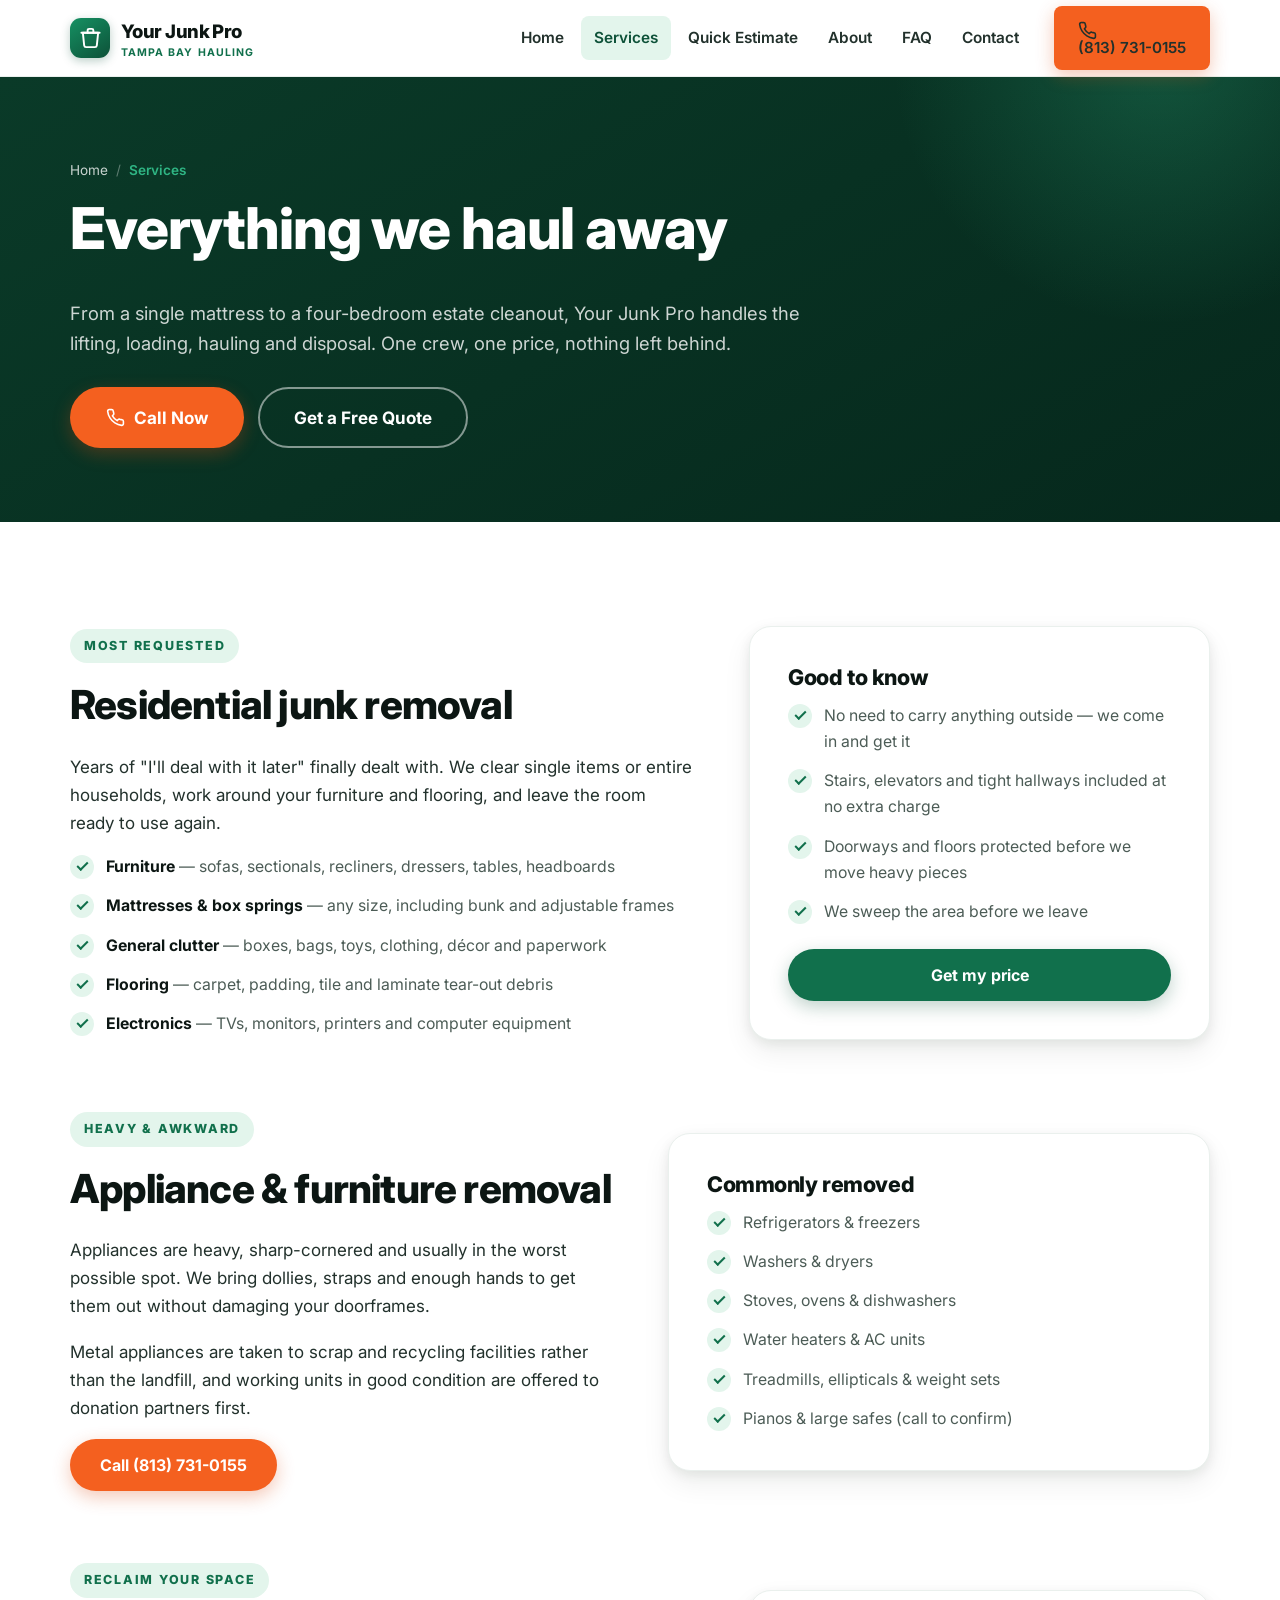
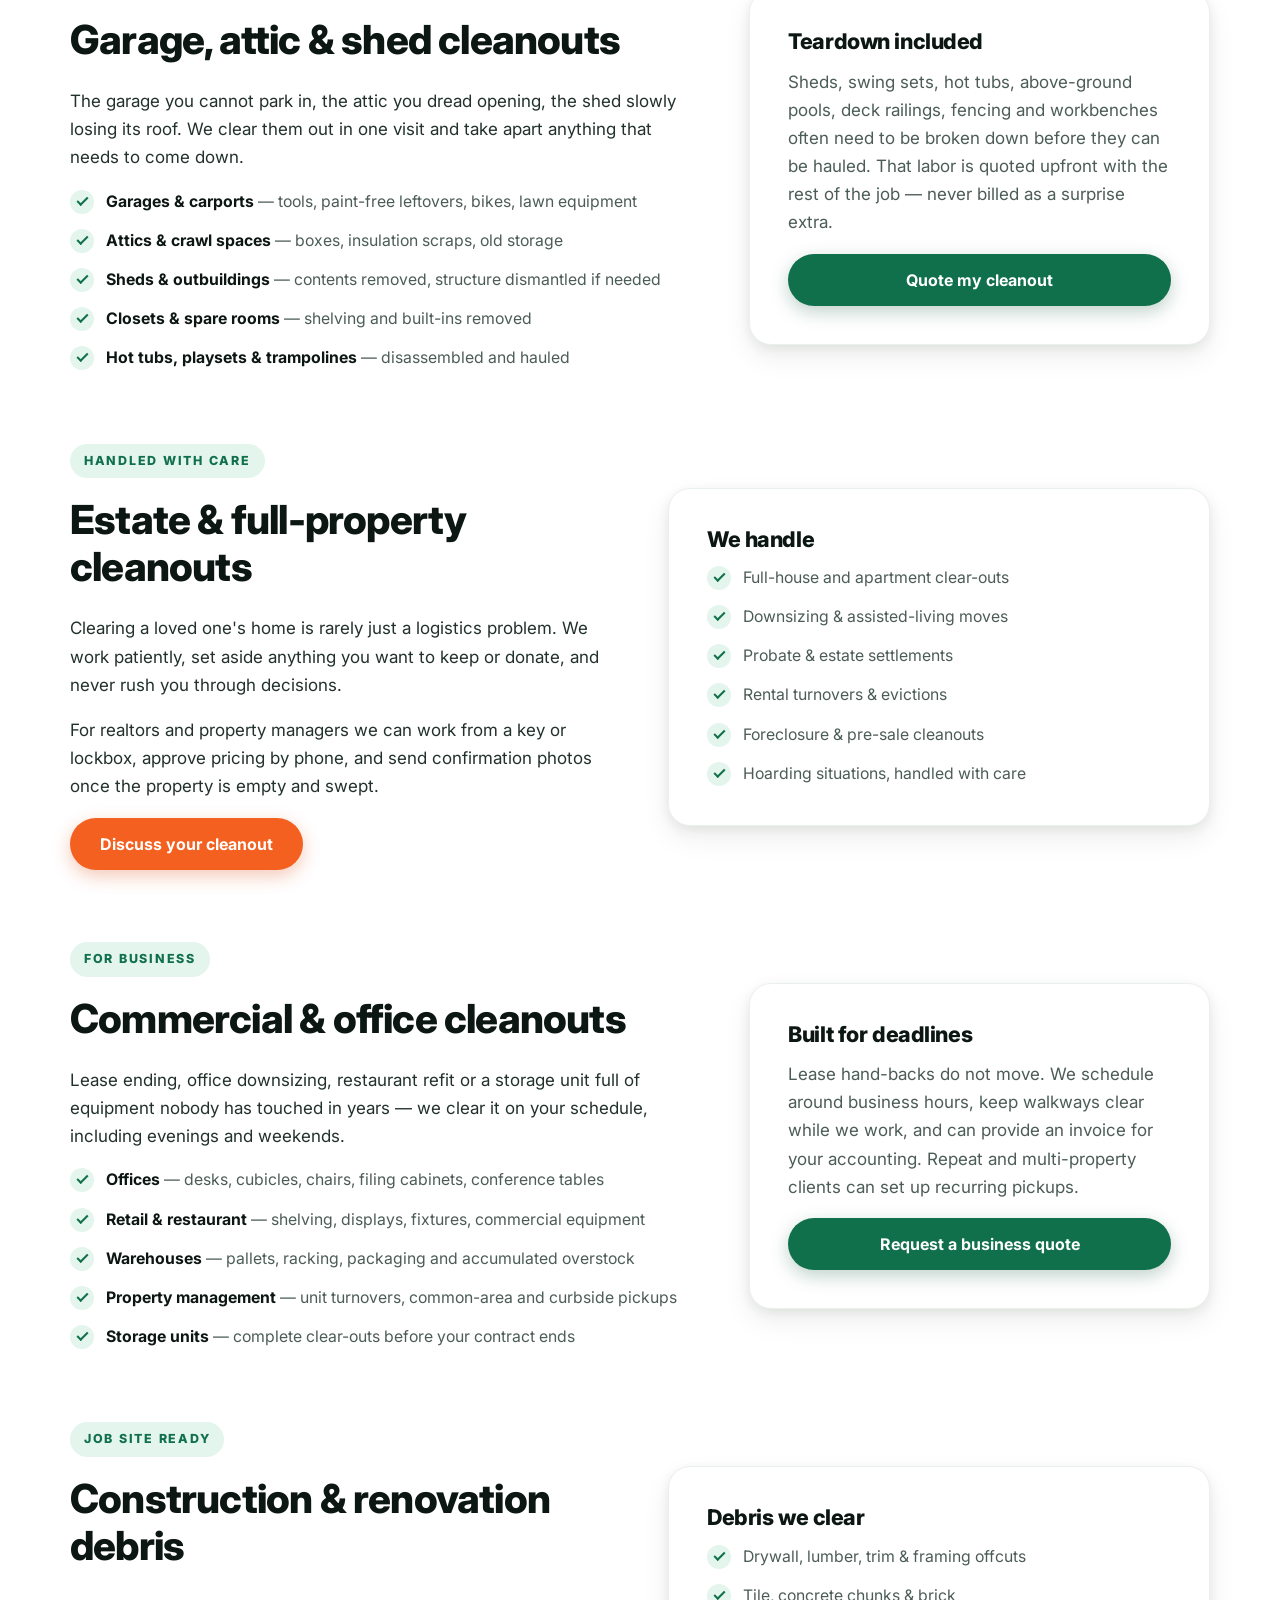
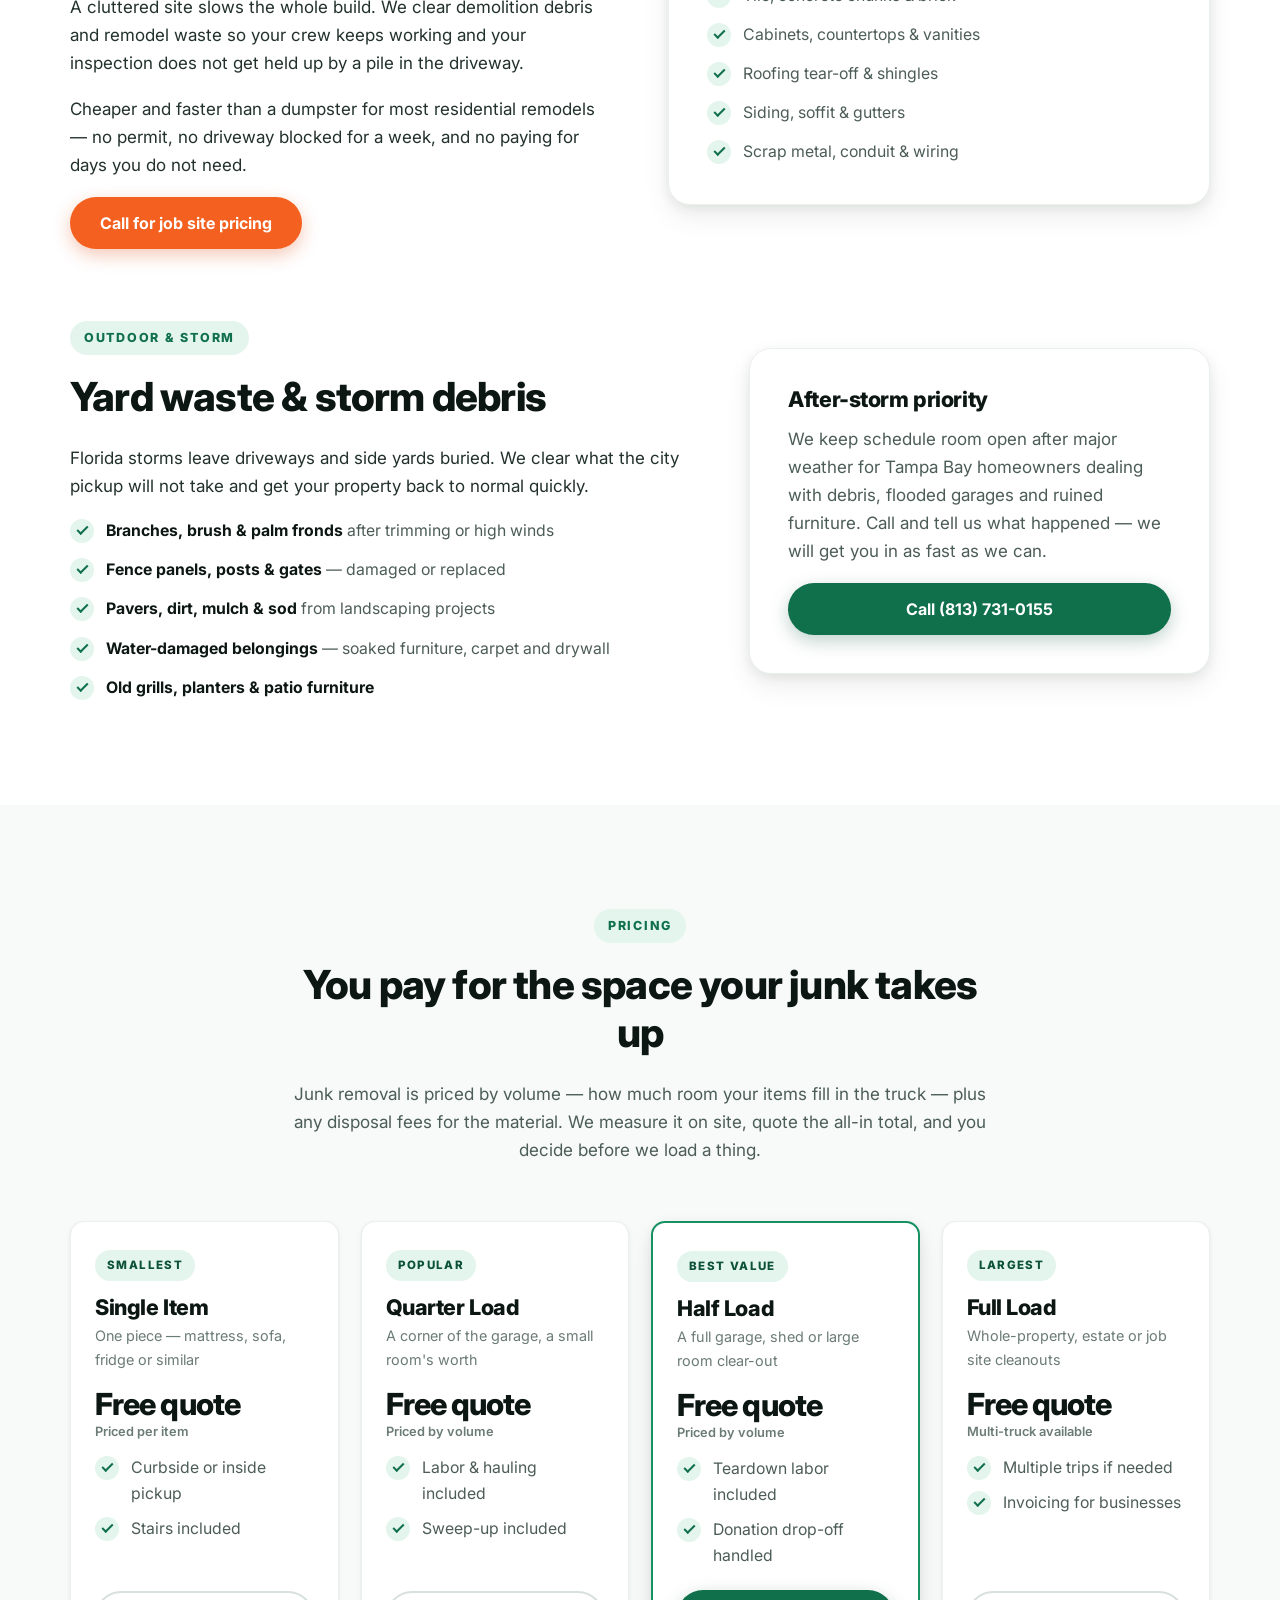
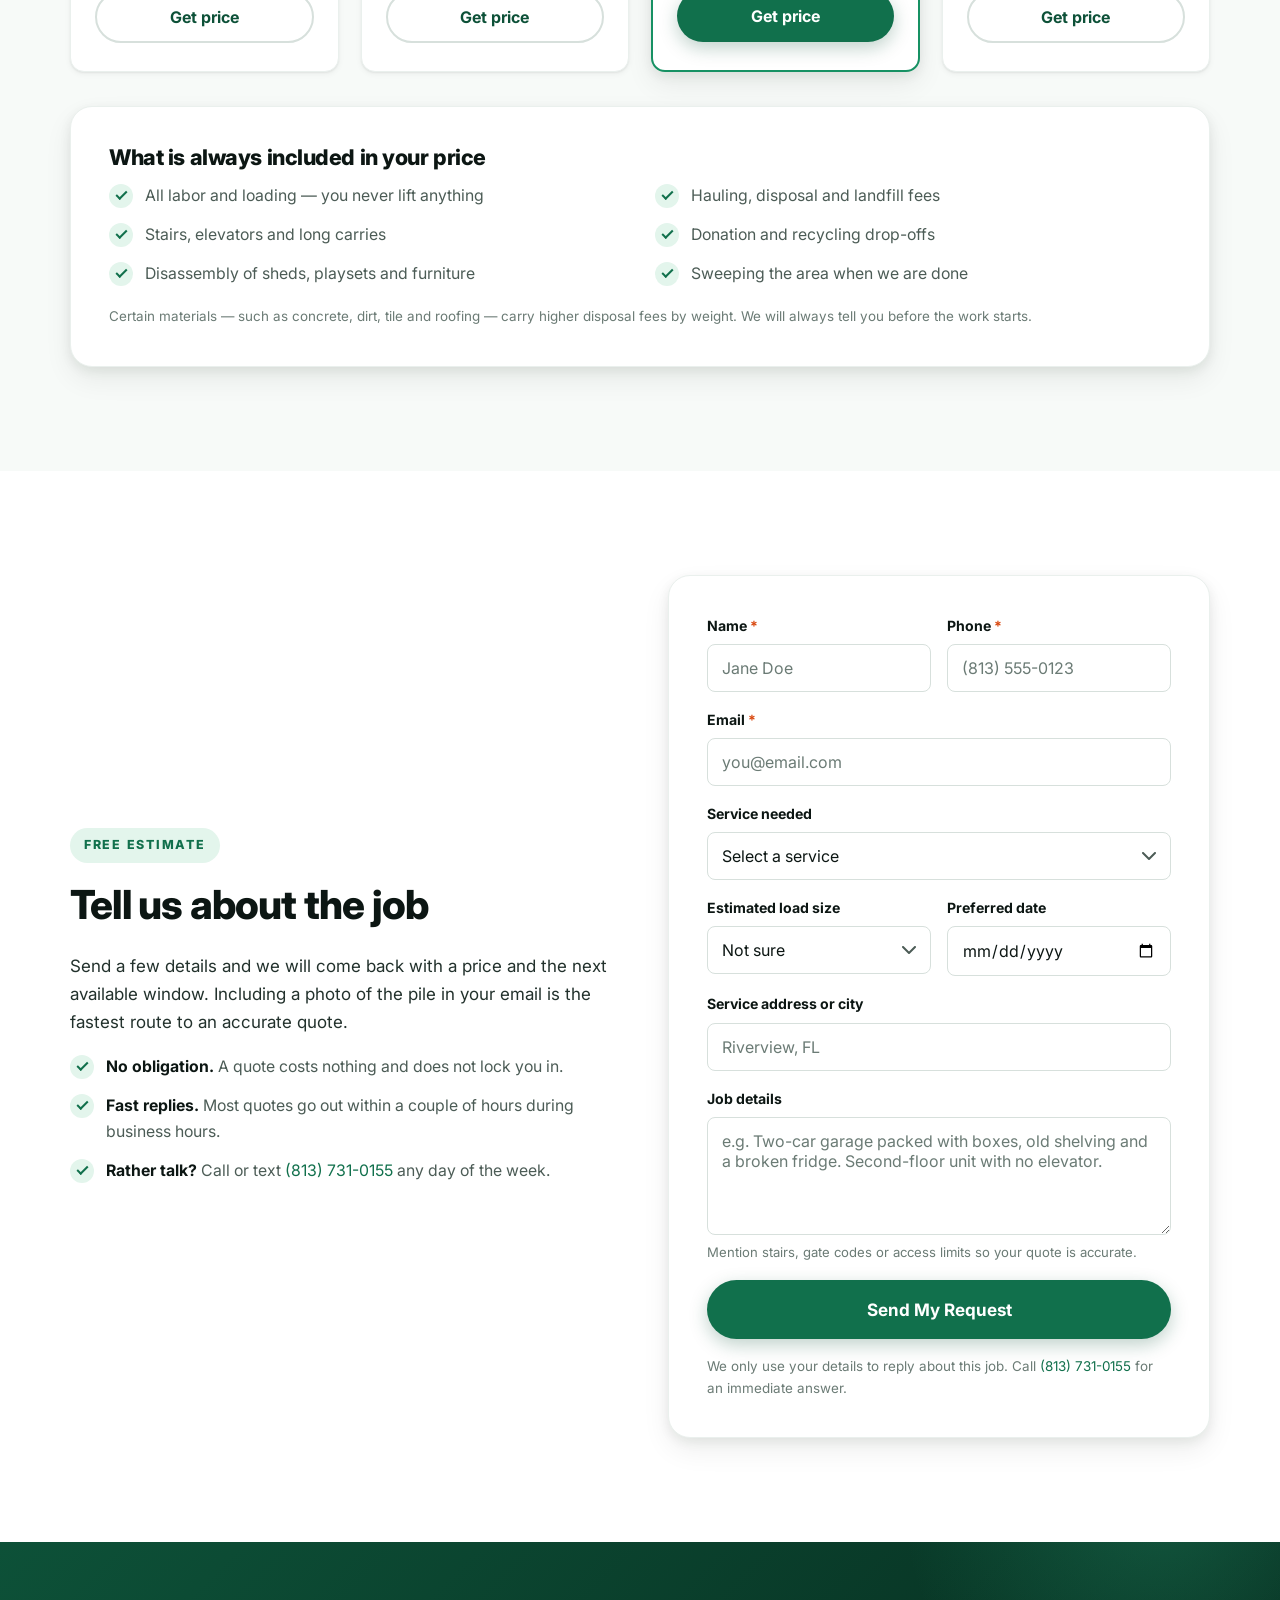
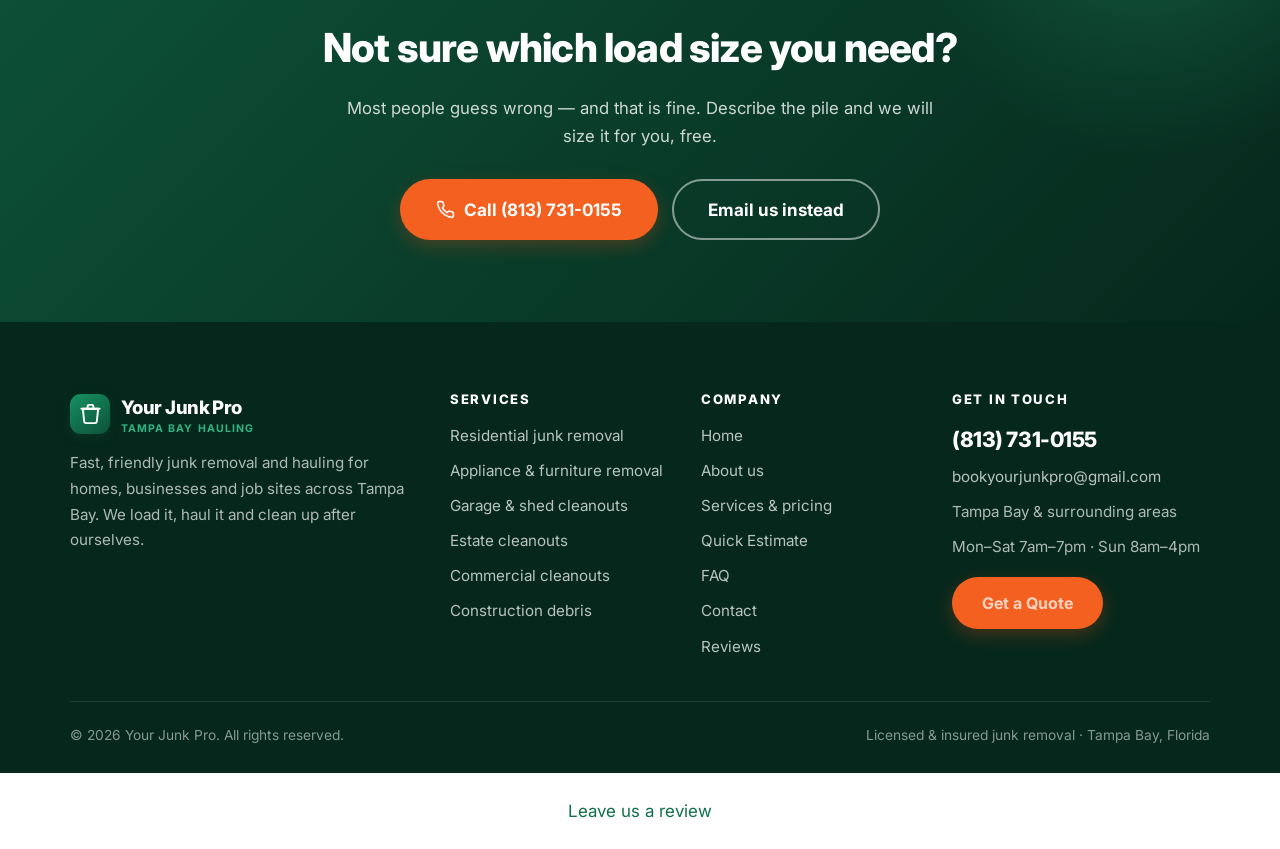
<file: services.html>
<!DOCTYPE html>
<html lang="en">
<head>
<meta charset="utf-8">
<meta name="viewport" content="width=device-width, initial-scale=1">
<title>Services &amp; Pricing | Your Junk Pro — Tampa Bay Junk Removal</title>
<meta name="description" content="Full-service junk removal in Tampa Bay: residential cleanouts, furniture and appliance removal, garage and estate cleanouts, commercial cleanouts, construction debris and yard waste. Free quotes — (813) 731-0155.">
<meta name="keywords" content="junk removal services Tampa, appliance removal, furniture hauling, estate cleanout, commercial cleanout, construction debris removal, hot tub removal">
<meta name="author" content="Your Junk Pro">
<meta name="theme-color" content="#0d5138">
<meta name="robots" content="index, follow">
<link rel="canonical" href="services.html">

<meta property="og:type" content="website">
<meta property="og:site_name" content="Your Junk Pro">
<meta property="og:title" content="Services &amp; Pricing | Your Junk Pro — Tampa Bay Junk Removal">
<meta property="og:description" content="Residential and commercial junk removal, cleanouts, debris hauling and more across Tampa Bay. Free quotes — (813) 731-0155.">
<meta property="og:locale" content="en_US">
<meta name="twitter:card" content="summary_large_image">
<meta name="twitter:title" content="Services &amp; Pricing | Your Junk Pro">
<meta name="twitter:description" content="Residential and commercial junk removal across Tampa Bay. Free quotes — (813) 731-0155.">

<link rel="icon" href="favicon.svg" type="image/svg+xml">
<link rel="apple-touch-icon" href="favicon.svg">

<link rel="preconnect" href="https://fonts.googleapis.com">
<link rel="preconnect" href="https://fonts.gstatic.com" crossorigin>
<link href="https://fonts.googleapis.com/css2?family=Inter:wght@400;600;700;800&display=swap" rel="stylesheet">
<link rel="stylesheet" href="assets/css/styles.css">
</head>
<body>
<a class="skip-link" href="#main">Skip to main content</a>

<header class="site-header">
  <div class="container header-inner">
    <a class="brand" href="index.html">
      <span class="brand-mark" aria-hidden="true">
        <svg viewBox="0 0 24 24"><path d="M4 7h16l-1.4 13.2a2 2 0 0 1-2 1.8H7.4a2 2 0 0 1-2-1.8Z"/><path d="M2.5 7h19"/><path d="M9 7V4.6A1.6 1.6 0 0 1 10.6 3h2.8A1.6 1.6 0 0 1 15 4.6V7"/></svg>
      </span>
      <span class="brand-text">Your Junk Pro<small>Tampa Bay Hauling</small></span>
    </a>

    <button class="nav-toggle" type="button" aria-expanded="false" aria-controls="site-nav" aria-label="Toggle navigation menu">
      <span></span><span></span><span></span>
    </button>

    <nav class="site-nav" id="site-nav" aria-label="Main navigation">
      <ul>
        <li><a href="index.html">Home</a></li>
        <li><a href="services.html" aria-current="page">Services</a></li>
        <li><a href="/quickestimate">Quick Estimate</a></li>
        <li><a href="about.html">About</a></li>
        <li><a href="faq.html">FAQ</a></li>
        <li><a href="contact.html">Contact</a></li>
      </ul>
      <div class="nav-cta">
        <a class="btn btn--primary" href="tel:+18137310155">
          <svg class="btn-icon" viewBox="0 0 24 24" aria-hidden="true"><path d="M22 16.9v3a2 2 0 0 1-2.2 2 19.8 19.8 0 0 1-8.6-3.1 19.5 19.5 0 0 1-6-6A19.8 19.8 0 0 1 2.1 4.2 2 2 0 0 1 4.1 2h3a2 2 0 0 1 2 1.7c.1 1 .4 1.9.7 2.8a2 2 0 0 1-.5 2.1L8.1 9.9a16 16 0 0 0 6 6l1.3-1.3a2 2 0 0 1 2.1-.4c.9.3 1.8.6 2.8.7a2 2 0 0 1 1.7 2Z"/></svg>
          (813) 731-0155
        </a>
      </div>
    </nav>
  </div>
</header>

<main id="main">

  <section class="page-hero">
    <div class="container">
      <nav class="breadcrumb" aria-label="Breadcrumb">
        <ol>
          <li><a href="index.html">Home</a></li>
          <li><span aria-current="page">Services</span></li>
        </ol>
      </nav>
      <h1>Everything we haul away</h1>
      <p>
        From a single mattress to a four-bedroom estate cleanout, Your Junk Pro handles the lifting,
        loading, hauling and disposal. One crew, one price, nothing left behind.
      </p>
      <div class="btn-row">
        <a class="btn btn--primary btn--lg" href="tel:+18137310155">
          <svg class="btn-icon" viewBox="0 0 24 24" aria-hidden="true"><path d="M22 16.9v3a2 2 0 0 1-2.2 2 19.8 19.8 0 0 1-8.6-3.1 19.5 19.5 0 0 1-6-6A19.8 19.8 0 0 1 2.1 4.2 2 2 0 0 1 4.1 2h3a2 2 0 0 1 2 1.7c.1 1 .4 1.9.7 2.8a2 2 0 0 1-.5 2.1L8.1 9.9a16 16 0 0 0 6 6l1.3-1.3a2 2 0 0 1 2.1-.4c.9.3 1.8.6 2.8.7a2 2 0 0 1 1.7 2Z"/></svg>
          Call Now
        </a>
        <a class="btn btn--ghost btn--lg" href="#service-quote">Get a Free Quote</a>
      </div>
    </div>
  </section>

  <!-- ================= SERVICE DETAIL ================= -->
  <section class="section">
    <div class="container">

      <!-- Residential -->
      <div class="split split--wide-left" id="residential" style="margin-bottom:clamp(44px,6vw,72px)">
        <div>
          <span class="eyebrow">Most requested</span>
          <h2>Residential junk removal</h2>
          <p>
            Years of "I'll deal with it later" finally dealt with. We clear single items or entire
            households, work around your furniture and flooring, and leave the room ready to use again.
          </p>
          <ul class="checklist">
            <li><strong>Furniture</strong> — sofas, sectionals, recliners, dressers, tables, headboards</li>
            <li><strong>Mattresses &amp; box springs</strong> — any size, including bunk and adjustable frames</li>
            <li><strong>General clutter</strong> — boxes, bags, toys, clothing, décor and paperwork</li>
            <li><strong>Flooring</strong> — carpet, padding, tile and laminate tear-out debris</li>
            <li><strong>Electronics</strong> — TVs, monitors, printers and computer equipment</li>
          </ul>
        </div>
        <div class="panel">
          <h3>Good to know</h3>
          <ul class="checklist">
            <li>No need to carry anything outside — we come in and get it</li>
            <li>Stairs, elevators and tight hallways included at no extra charge</li>
            <li>Doorways and floors protected before we move heavy pieces</li>
            <li>We sweep the area before we leave</li>
          </ul>
          <div class="btn-row" style="margin-top:24px">
            <a class="btn btn--green btn--block" href="#service-quote">Get my price</a>
          </div>
        </div>
      </div>

      <!-- Appliances -->
      <div class="split split--reverse" id="appliances" style="margin-bottom:clamp(44px,6vw,72px)">
        <div class="split-media panel">
          <h3>Commonly removed</h3>
          <ul class="checklist">
            <li>Refrigerators &amp; freezers</li>
            <li>Washers &amp; dryers</li>
            <li>Stoves, ovens &amp; dishwashers</li>
            <li>Water heaters &amp; AC units</li>
            <li>Treadmills, ellipticals &amp; weight sets</li>
            <li>Pianos &amp; large safes (call to confirm)</li>
          </ul>
        </div>
        <div>
          <span class="eyebrow">Heavy &amp; awkward</span>
          <h2>Appliance &amp; furniture removal</h2>
          <p>
            Appliances are heavy, sharp-cornered and usually in the worst possible spot. We bring
            dollies, straps and enough hands to get them out without damaging your doorframes.
          </p>
          <p>
            Metal appliances are taken to scrap and recycling facilities rather than the landfill,
            and working units in good condition are offered to donation partners first.
          </p>
          <div class="btn-row">
            <a class="btn btn--primary" href="tel:+18137310155">Call (813) 731-0155</a>
          </div>
        </div>
      </div>

      <!-- Cleanouts -->
      <div class="split split--wide-left" id="cleanouts" style="margin-bottom:clamp(44px,6vw,72px)">
        <div>
          <span class="eyebrow">Reclaim your space</span>
          <h2>Garage, attic &amp; shed cleanouts</h2>
          <p>
            The garage you cannot park in, the attic you dread opening, the shed slowly losing its
            roof. We clear them out in one visit and take apart anything that needs to come down.
          </p>
          <ul class="checklist">
            <li><strong>Garages &amp; carports</strong> — tools, paint-free leftovers, bikes, lawn equipment</li>
            <li><strong>Attics &amp; crawl spaces</strong> — boxes, insulation scraps, old storage</li>
            <li><strong>Sheds &amp; outbuildings</strong> — contents removed, structure dismantled if needed</li>
            <li><strong>Closets &amp; spare rooms</strong> — shelving and built-ins removed</li>
            <li><strong>Hot tubs, playsets &amp; trampolines</strong> — disassembled and hauled</li>
          </ul>
        </div>
        <div class="panel">
          <h3>Teardown included</h3>
          <p style="color:var(--ink-500)">
            Sheds, swing sets, hot tubs, above-ground pools, deck railings, fencing and
            workbenches often need to be broken down before they can be hauled. That labor is
            quoted upfront with the rest of the job — never billed as a surprise extra.
          </p>
          <div class="btn-row">
            <a class="btn btn--green btn--block" href="#service-quote">Quote my cleanout</a>
          </div>
        </div>
      </div>

      <!-- Estate -->
      <div class="split split--reverse" id="estate" style="margin-bottom:clamp(44px,6vw,72px)">
        <div class="split-media panel">
          <h3>We handle</h3>
          <ul class="checklist">
            <li>Full-house and apartment clear-outs</li>
            <li>Downsizing &amp; assisted-living moves</li>
            <li>Probate &amp; estate settlements</li>
            <li>Rental turnovers &amp; evictions</li>
            <li>Foreclosure &amp; pre-sale cleanouts</li>
            <li>Hoarding situations, handled with care</li>
          </ul>
        </div>
        <div>
          <span class="eyebrow">Handled with care</span>
          <h2>Estate &amp; full-property cleanouts</h2>
          <p>
            Clearing a loved one's home is rarely just a logistics problem. We work patiently,
            set aside anything you want to keep or donate, and never rush you through decisions.
          </p>
          <p>
            For realtors and property managers we can work from a key or lockbox, approve pricing
            by phone, and send confirmation photos once the property is empty and swept.
          </p>
          <div class="btn-row">
            <a class="btn btn--primary" href="tel:+18137310155">Discuss your cleanout</a>
          </div>
        </div>
      </div>

      <!-- Commercial -->
      <div class="split split--wide-left" id="commercial" style="margin-bottom:clamp(44px,6vw,72px)">
        <div>
          <span class="eyebrow">For business</span>
          <h2>Commercial &amp; office cleanouts</h2>
          <p>
            Lease ending, office downsizing, restaurant refit or a storage unit full of equipment
            nobody has touched in years — we clear it on your schedule, including evenings and weekends.
          </p>
          <ul class="checklist">
            <li><strong>Offices</strong> — desks, cubicles, chairs, filing cabinets, conference tables</li>
            <li><strong>Retail &amp; restaurant</strong> — shelving, displays, fixtures, commercial equipment</li>
            <li><strong>Warehouses</strong> — pallets, racking, packaging and accumulated overstock</li>
            <li><strong>Property management</strong> — unit turnovers, common-area and curbside pickups</li>
            <li><strong>Storage units</strong> — complete clear-outs before your contract ends</li>
          </ul>
        </div>
        <div class="panel">
          <h3>Built for deadlines</h3>
          <p style="color:var(--ink-500)">
            Lease hand-backs do not move. We schedule around business hours, keep walkways clear
            while we work, and can provide an invoice for your accounting. Repeat and multi-property
            clients can set up recurring pickups.
          </p>
          <div class="btn-row">
            <a class="btn btn--green btn--block" href="contact.html">Request a business quote</a>
          </div>
        </div>
      </div>

      <!-- Construction -->
      <div class="split split--reverse" id="construction" style="margin-bottom:clamp(44px,6vw,72px)">
        <div class="split-media panel">
          <h3>Debris we clear</h3>
          <ul class="checklist">
            <li>Drywall, lumber, trim &amp; framing offcuts</li>
            <li>Tile, concrete chunks &amp; brick</li>
            <li>Cabinets, countertops &amp; vanities</li>
            <li>Roofing tear-off &amp; shingles</li>
            <li>Siding, soffit &amp; gutters</li>
            <li>Scrap metal, conduit &amp; wiring</li>
          </ul>
        </div>
        <div>
          <span class="eyebrow">Job site ready</span>
          <h2>Construction &amp; renovation debris</h2>
          <p>
            A cluttered site slows the whole build. We clear demolition debris and remodel waste so
            your crew keeps working and your inspection does not get held up by a pile in the driveway.
          </p>
          <p>
            Cheaper and faster than a dumpster for most residential remodels — no permit, no driveway
            blocked for a week, and no paying for days you do not need.
          </p>
          <div class="btn-row">
            <a class="btn btn--primary" href="tel:+18137310155">Call for job site pricing</a>
          </div>
        </div>
      </div>

      <!-- Yard -->
      <div class="split split--wide-left" id="yard">
        <div>
          <span class="eyebrow">Outdoor &amp; storm</span>
          <h2>Yard waste &amp; storm debris</h2>
          <p>
            Florida storms leave driveways and side yards buried. We clear what the city pickup will
            not take and get your property back to normal quickly.
          </p>
          <ul class="checklist">
            <li><strong>Branches, brush &amp; palm fronds</strong> after trimming or high winds</li>
            <li><strong>Fence panels, posts &amp; gates</strong> — damaged or replaced</li>
            <li><strong>Pavers, dirt, mulch &amp; sod</strong> from landscaping projects</li>
            <li><strong>Water-damaged belongings</strong> — soaked furniture, carpet and drywall</li>
            <li><strong>Old grills, planters &amp; patio furniture</strong></li>
          </ul>
        </div>
        <div class="panel">
          <h3>After-storm priority</h3>
          <p style="color:var(--ink-500)">
            We keep schedule room open after major weather for Tampa Bay homeowners dealing with
            debris, flooded garages and ruined furniture. Call and tell us what happened — we will
            get you in as fast as we can.
          </p>
          <div class="btn-row">
            <a class="btn btn--green btn--block" href="tel:+18137310155">Call (813) 731-0155</a>
          </div>
        </div>
      </div>

    </div>
  </section>

  <!-- ================= PRICING ================= -->
  <section class="section section--cream" id="pricing">
    <div class="container">
      <div class="section-head">
        <span class="eyebrow">Pricing</span>
        <h2>You pay for the space your junk takes up</h2>
        <p>
          Junk removal is priced by volume — how much room your items fill in the truck — plus any
          disposal fees for the material. We measure it on site, quote the all-in total, and you
          decide before we load a thing.
        </p>
      </div>

      <div class="price-cards">
        <div class="price-card">
          <span class="tag">Smallest</span>
          <h3>Single Item</h3>
          <p class="load">One piece — mattress, sofa, fridge or similar</p>
          <p class="amount">Free quote<small>Priced per item</small></p>
          <ul class="checklist" style="gap:9px">
            <li>Curbside or inside pickup</li>
            <li>Stairs included</li>
          </ul>
          <div class="btn-row" style="margin-top:auto;padding-top:20px">
            <a class="btn btn--outline btn--block" href="#service-quote">Get price</a>
          </div>
        </div>

        <div class="price-card">
          <span class="tag">Popular</span>
          <h3>Quarter Load</h3>
          <p class="load">A corner of the garage, a small room's worth</p>
          <p class="amount">Free quote<small>Priced by volume</small></p>
          <ul class="checklist" style="gap:9px">
            <li>Labor &amp; hauling included</li>
            <li>Sweep-up included</li>
          </ul>
          <div class="btn-row" style="margin-top:auto;padding-top:20px">
            <a class="btn btn--outline btn--block" href="#service-quote">Get price</a>
          </div>
        </div>

        <div class="price-card is-featured">
          <span class="tag">Best value</span>
          <h3>Half Load</h3>
          <p class="load">A full garage, shed or large room clear-out</p>
          <p class="amount">Free quote<small>Priced by volume</small></p>
          <ul class="checklist" style="gap:9px">
            <li>Teardown labor included</li>
            <li>Donation drop-off handled</li>
          </ul>
          <div class="btn-row" style="margin-top:auto;padding-top:20px">
            <a class="btn btn--green btn--block" href="#service-quote">Get price</a>
          </div>
        </div>

        <div class="price-card">
          <span class="tag">Largest</span>
          <h3>Full Load</h3>
          <p class="load">Whole-property, estate or job site cleanouts</p>
          <p class="amount">Free quote<small>Multi-truck available</small></p>
          <ul class="checklist" style="gap:9px">
            <li>Multiple trips if needed</li>
            <li>Invoicing for businesses</li>
          </ul>
          <div class="btn-row" style="margin-top:auto;padding-top:20px">
            <a class="btn btn--outline btn--block" href="#service-quote">Get price</a>
          </div>
        </div>
      </div>

      <div class="panel" style="margin-top:34px">
        <h3>What is always included in your price</h3>
        <div class="grid grid--2" style="gap:14px 30px">
          <ul class="checklist">
            <li>All labor and loading — you never lift anything</li>
            <li>Stairs, elevators and long carries</li>
            <li>Disassembly of sheds, playsets and furniture</li>
          </ul>
          <ul class="checklist">
            <li>Hauling, disposal and landfill fees</li>
            <li>Donation and recycling drop-offs</li>
            <li>Sweeping the area when we are done</li>
          </ul>
        </div>
        <p class="form-footnote" style="margin-top:18px">
          Certain materials — such as concrete, dirt, tile and roofing — carry higher disposal fees
          by weight. We will always tell you before the work starts.
        </p>
      </div>
    </div>
  </section>

  <!-- ================= QUOTE FORM ================= -->
  <section class="section" id="service-quote">
    <div class="container">
      <div class="split">
        <div>
          <span class="eyebrow">Free estimate</span>
          <h2>Tell us about the job</h2>
          <p>
            Send a few details and we will come back with a price and the next available window.
            Including a photo of the pile in your email is the fastest route to an accurate quote.
          </p>
          <ul class="checklist">
            <li><strong>No obligation.</strong> A quote costs nothing and does not lock you in.</li>
            <li><strong>Fast replies.</strong> Most quotes go out within a couple of hours during business hours.</li>
            <li><strong>Rather talk?</strong> Call or text <a href="tel:+18137310155">(813) 731-0155</a> any day of the week.</li>
          </ul>
        </div>

        <div class="panel">
          <form
            method="POST"
            action="https://vision.leadrai.com/api/forms/2293cd96c42260ae8669adf683ddcb2d"
            data-leadr-form
            novalidate>

            <div class="form-status" aria-live="polite">
              <svg viewBox="0 0 24 24" aria-hidden="true"><path d="M20 6 9 17l-5-5"/></svg>
              <span class="form-status-text"></span>
            </div>

            <input type="hidden" name="_form" value="Service quote">
            <input type="hidden" name="_page" value="">
            <input type="text" name="_gotcha" tabindex="-1" autocomplete="off" style="display:none">

            <!-- GoHighLevel routing: create/update the contact in sub-account N3pJtrKOSsrBAjWgmbIy -->
            <input type="hidden" name="_crm" value="gohighlevel">
            <input type="hidden" name="_crm_location_id" value="N3pJtrKOSsrBAjWgmbIy">
            <input type="hidden" name="_crm_tags" value="website-lead">
            <input type="hidden" name="Lead Source" value="Website">
            <input type="hidden" name="Website Form" value="Service quote">
            <input type="hidden" name="first_name" value="">
            <input type="hidden" name="last_name" value="">
            <input type="hidden" name="message" value="">

            <div class="form-grid">
              <div class="form-row form-row--2">
                <div class="field">
                  <label for="s-name">Name <span class="req" aria-hidden="true">*</span></label>
                  <input type="text" id="s-name" name="name" autocomplete="name" placeholder="Jane Doe" required>
                </div>
                <div class="field">
                  <label for="s-phone">Phone <span class="req" aria-hidden="true">*</span></label>
                  <input type="tel" id="s-phone" name="phone" autocomplete="tel" placeholder="(813) 555-0123" required>
                </div>
              </div>

              <div class="field">
                <label for="s-email">Email <span class="req" aria-hidden="true">*</span></label>
                <input type="email" id="s-email" name="email" autocomplete="email" placeholder="you@email.com" required>
              </div>

              <div class="field">
                <label for="s-service">Service needed</label>
                <select id="s-service" name="Service needed">
                  <option value="">Select a service</option>
                  <option>Residential junk removal</option>
                  <option>Appliance &amp; furniture removal</option>
                  <option>Garage, attic or shed cleanout</option>
                  <option>Estate or full-property cleanout</option>
                  <option>Commercial or office cleanout</option>
                  <option>Construction &amp; renovation debris</option>
                  <option>Yard waste &amp; storm debris</option>
                  <option>Hot tub, shed or playset teardown</option>
                  <option>Storage unit clear-out</option>
                  <option>Something else</option>
                </select>
              </div>

              <div class="form-row form-row--2">
                <div class="field">
                  <label for="s-size">Estimated load size</label>
                  <select id="s-size" name="Estimated load size">
                    <option value="">Not sure</option>
                    <option>Single item</option>
                    <option>Quarter load</option>
                    <option>Half load</option>
                    <option>Full load</option>
                    <option>More than one truck</option>
                  </select>
                </div>
                <div class="field">
                  <label for="s-date">Preferred date</label>
                  <input type="date" id="s-date" name="Preferred date">
                </div>
              </div>

              <div class="field">
                <label for="s-address">Service address or city</label>
                <input type="text" id="s-address" name="Service address or city" placeholder="Riverview, FL" autocomplete="address-level2">
              </div>

              <div class="field">
                <label for="s-details">Job details</label>
                <textarea id="s-details" name="Job details" placeholder="e.g. Two-car garage packed with boxes, old shelving and a broken fridge. Second-floor unit with no elevator."></textarea>
                <span class="field-hint">Mention stairs, gate codes or access limits so your quote is accurate.</span>
              </div>

              <button class="btn btn--green btn--lg btn--block" type="submit">Send My Request</button>
              <p class="form-footnote">
                We only use your details to reply about this job. Call
                <a href="tel:+18137310155">(813) 731-0155</a> for an immediate answer.
              </p>
            </div>
          </form>
        </div>
      </div>
    </div>
  </section>

  <section class="cta-band">
    <div class="container">
      <h2>Not sure which load size you need?</h2>
      <p>Most people guess wrong — and that is fine. Describe the pile and we will size it for you, free.</p>
      <div class="btn-row btn-row--center">
        <a class="btn btn--primary btn--lg" href="tel:+18137310155">
          <svg class="btn-icon" viewBox="0 0 24 24" aria-hidden="true"><path d="M22 16.9v3a2 2 0 0 1-2.2 2 19.8 19.8 0 0 1-8.6-3.1 19.5 19.5 0 0 1-6-6A19.8 19.8 0 0 1 2.1 4.2 2 2 0 0 1 4.1 2h3a2 2 0 0 1 2 1.7c.1 1 .4 1.9.7 2.8a2 2 0 0 1-.5 2.1L8.1 9.9a16 16 0 0 0 6 6l1.3-1.3a2 2 0 0 1 2.1-.4c.9.3 1.8.6 2.8.7a2 2 0 0 1 1.7 2Z"/></svg>
          Call (813) 731-0155
        </a>
        <a class="btn btn--ghost btn--lg" href="contact.html">Email us instead</a>
      </div>
    </div>
  </section>

</main>

<footer class="site-footer">
  <div class="container footer-grid">
    <div>
      <a class="brand" href="index.html">
        <span class="brand-mark" aria-hidden="true">
          <svg viewBox="0 0 24 24"><path d="M4 7h16l-1.4 13.2a2 2 0 0 1-2 1.8H7.4a2 2 0 0 1-2-1.8Z"/><path d="M2.5 7h19"/><path d="M9 7V4.6A1.6 1.6 0 0 1 10.6 3h2.8A1.6 1.6 0 0 1 15 4.6V7"/></svg>
        </span>
        <span class="brand-text">Your Junk Pro<small>Tampa Bay Hauling</small></span>
      </a>
      <p>Fast, friendly junk removal and hauling for homes, businesses and job sites across Tampa Bay. We load it, haul it and clean up after ourselves.</p>
    </div>

    <div>
      <h3>Services</h3>
      <ul>
        <li><a href="services.html#residential">Residential junk removal</a></li>
        <li><a href="services.html#appliances">Appliance &amp; furniture removal</a></li>
        <li><a href="services.html#cleanouts">Garage &amp; shed cleanouts</a></li>
        <li><a href="services.html#estate">Estate cleanouts</a></li>
        <li><a href="services.html#commercial">Commercial cleanouts</a></li>
        <li><a href="services.html#construction">Construction debris</a></li>
      </ul>
    </div>

    <div>
      <h3>Company</h3>
      <ul>
        <li><a href="index.html">Home</a></li>
        <li><a href="about.html">About us</a></li>
        <li><a href="services.html">Services &amp; pricing</a></li>
        <li><a href="/quickestimate">Quick Estimate</a></li>
        <li><a href="faq.html">FAQ</a></li>
        <li><a href="contact.html">Contact</a></li>
        <li><a href="index.html#reviews">Reviews</a></li>
      </ul>
    </div>

    <div>
      <h3>Get in touch</h3>
      <a class="footer-phone" href="tel:+18137310155">(813) 731-0155</a>
      <ul>
        <li><a href="mailto:bookyourjunkpro@gmail.com">bookyourjunkpro@gmail.com</a></li>
        <li>Tampa Bay &amp; surrounding areas</li>
        <li>Mon–Sat 7am–7pm · Sun 8am–4pm</li>
      </ul>
      <div class="btn-row" style="margin-top:18px">
        <a class="btn btn--primary" href="#service-quote">Get a Quote</a>
      </div>
    </div>
  </div>

  <div class="container">
    <div class="footer-bottom">
      <p>&copy; <span data-year>2026</span> Your Junk Pro. All rights reserved.</p>
      <p>Licensed &amp; insured junk removal · Tampa Bay, Florida</p>
    </div>
  </div>
</footer>

<div class="call-bar">
  <a class="cb-call" href="tel:+18137310155">
    <svg viewBox="0 0 24 24" aria-hidden="true"><path d="M22 16.9v3a2 2 0 0 1-2.2 2 19.8 19.8 0 0 1-8.6-3.1 19.5 19.5 0 0 1-6-6A19.8 19.8 0 0 1 2.1 4.2 2 2 0 0 1 4.1 2h3a2 2 0 0 1 2 1.7c.1 1 .4 1.9.7 2.8a2 2 0 0 1-.5 2.1L8.1 9.9a16 16 0 0 0 6 6l1.3-1.3a2 2 0 0 1 2.1-.4c.9.3 1.8.6 2.8.7a2 2 0 0 1 1.7 2Z"/></svg>
    Call Now
  </a>
  <a class="cb-quote" href="#service-quote">
    <svg viewBox="0 0 24 24" aria-hidden="true"><path d="M14 2H6a2 2 0 0 0-2 2v16a2 2 0 0 0 2 2h12a2 2 0 0 0 2-2V8Z"/><path d="M14 2v6h6"/><path d="M9 15h6"/></svg>
    Get a Quote
  </a>
</div>

<script src="assets/js/main.js"></script>
<p data-lv-review="1" style="text-align:center;margin:24px 0"><a href="/review">Leave us a review</a></p>
<script defer src="https://static.cloudflareinsights.com/beacon.min.js" data-cf-beacon='{"token": "0a932598fc5b4cc9baf156d875620bd1"}'></script>
<script defer data-lv-track src="https://vision.leadrai.com/api/forms/2293cd96c42260ae8669adf683ddcb2d/t.js"></script>
<script src="https://vision.leadrai.com/widget/loader.js" data-lv-widget data-kind="chatbot" data-widget="ea0c756c-3263-42bd-bd51-1d617dccd952" async></script>
<script src="https://vision.leadrai.com/widget/loader.js" data-lv-widget data-kind="voice" data-widget="a842dbe7-b2aa-47ea-8516-42fa8f49cb42" async></script>
</body>
</html>
</file>
<file: assets/css/styles.css>
/* =========================================================
   Your Junk Pro — Global Stylesheet
   Vanilla CSS, mobile-first, no external dependencies
   ========================================================= */

/* ---------- Design tokens ---------- */
:root {
  --green-900: #06281c;
  --green-800: #0a3a28;
  --green-700: #0d5138;
  --green-600: #11704c;
  --green-500: #169163;
  --green-400: #2fb584;
  --green-100: #e3f5ec;
  --green-50: #f1faf5;

  --orange-600: #d9480f;
  --orange-500: #f4601f;
  --orange-400: #ff7a33;

  --ink-900: #0c1613;
  --ink-700: #22312c;
  --ink-500: #4c5c56;
  --ink-400: #6b7b75;
  --ink-200: #d7e0dc;
  --ink-100: #eaf0ed;
  --white: #ffffff;
  --cream: #f7faf8;

  --radius-sm: 8px;
  --radius: 14px;
  --radius-lg: 22px;
  --radius-pill: 999px;

  --shadow-sm: 0 1px 2px rgba(12, 22, 19, 0.06), 0 2px 6px rgba(12, 22, 19, 0.05);
  --shadow: 0 4px 12px rgba(12, 22, 19, 0.07), 0 12px 28px rgba(12, 22, 19, 0.07);
  --shadow-lg: 0 18px 48px rgba(6, 40, 28, 0.16);

  --font-sans: "Inter", "Segoe UI", system-ui, -apple-system, "Helvetica Neue", Arial, sans-serif;

  --maxw: 1180px;
  --gutter: 20px;
  --header-h: 76px;

  /* Stable reserved height of the fixed mobile call bar:
     9px top padding + 50px tap target + 9px bottom padding + safe area. */
  --call-bar-h: calc(68px + env(safe-area-inset-bottom, 0px));
}

/* ---------- Reset / base ---------- */
*,
*::before,
*::after {
  box-sizing: border-box;
}

html {
  scroll-behavior: smooth;
  -webkit-text-size-adjust: 100%;
  scroll-padding-top: calc(var(--header-h) + 12px);
}

body {
  margin: 0;
  font-family: var(--font-sans);
  font-size: 17px;
  line-height: 1.65;
  color: var(--ink-700);
  background: var(--white);
  -webkit-font-smoothing: antialiased;
  -moz-osx-font-smoothing: grayscale;
  overflow-x: hidden;
}

img,
svg {
  max-width: 100%;
  height: auto;
  display: block;
}

h1,
h2,
h3,
h4 {
  margin: 0 0 0.6em;
  color: var(--ink-900);
  line-height: 1.18;
  letter-spacing: -0.02em;
  font-weight: 800;
}

h1 {
  font-size: clamp(2.1rem, 6vw, 3.6rem);
}
h2 {
  font-size: clamp(1.65rem, 4vw, 2.5rem);
}
h3 {
  font-size: clamp(1.15rem, 2.2vw, 1.35rem);
}

p {
  margin: 0 0 1.1rem;
}

a {
  color: var(--green-600);
  text-decoration: none;
}
a:hover {
  color: var(--green-500);
  text-decoration: underline;
}

ul,
ol {
  margin: 0 0 1.1rem;
  padding-left: 1.2rem;
}
li {
  margin-bottom: 0.45rem;
}

strong {
  color: var(--ink-900);
  font-weight: 700;
}

:focus-visible {
  outline: 3px solid var(--green-400);
  outline-offset: 2px;
  border-radius: 4px;
}

/* ---------- Layout helpers ---------- */
.container {
  width: 100%;
  max-width: var(--maxw);
  margin-inline: auto;
  padding-inline: var(--gutter);
}

.section {
  padding: clamp(56px, 9vw, 104px) 0;
}

.section--tight {
  padding: clamp(42px, 6vw, 70px) 0;
}

.section--cream {
  background: var(--cream);
}

.section--green {
  background: linear-gradient(160deg, var(--green-800) 0%, var(--green-900) 100%);
  color: rgba(255, 255, 255, 0.86);
}
.section--green h2,
.section--green h3 {
  color: var(--white);
}

.section-head {
  max-width: 720px;
  margin: 0 auto clamp(34px, 5vw, 56px);
  text-align: center;
}
.section-head p {
  font-size: 1.07rem;
  color: var(--ink-500);
  margin-bottom: 0;
}
.section--green .section-head p {
  color: rgba(255, 255, 255, 0.78);
}

.section-head--left {
  margin-inline: 0;
  text-align: left;
}

.eyebrow {
  display: inline-block;
  font-size: 0.78rem;
  font-weight: 800;
  letter-spacing: 0.14em;
  text-transform: uppercase;
  color: var(--green-600);
  background: var(--green-100);
  padding: 7px 14px;
  border-radius: var(--radius-pill);
  margin-bottom: 18px;
}
.section--green .eyebrow {
  color: var(--green-400);
  background: rgba(47, 181, 132, 0.14);
}

.skip-link {
  position: absolute;
  left: -9999px;
  top: 0;
  z-index: 999;
  background: var(--green-700);
  color: #fff;
  padding: 12px 18px;
  border-radius: 0 0 var(--radius-sm) 0;
}
.skip-link:focus {
  left: 0;
}

/* ---------- Buttons ---------- */
.btn {
  display: inline-flex;
  align-items: center;
  justify-content: center;
  gap: 9px;
  font-family: inherit;
  font-size: 1rem;
  font-weight: 700;
  line-height: 1;
  padding: 16px 28px;
  border: 2px solid transparent;
  border-radius: var(--radius-pill);
  cursor: pointer;
  text-align: center;
  transition: transform 0.18s ease, box-shadow 0.18s ease, background-color 0.18s ease,
    color 0.18s ease, border-color 0.18s ease;
  text-decoration: none;
  white-space: nowrap;
}
.btn:hover {
  text-decoration: none;
  transform: translateY(-2px);
}
.btn:active {
  transform: translateY(0);
}

.btn--primary {
  background: var(--orange-500);
  color: #fff;
  box-shadow: 0 6px 18px rgba(217, 72, 15, 0.3);
}
.btn--primary:hover {
  background: var(--orange-600);
  color: #fff;
  box-shadow: 0 10px 24px rgba(217, 72, 15, 0.38);
}

.btn--green {
  background: var(--green-600);
  color: #fff;
  box-shadow: 0 6px 18px rgba(13, 81, 56, 0.26);
}
.btn--green:hover {
  background: var(--green-700);
  color: #fff;
}

.btn--ghost {
  background: transparent;
  color: var(--white);
  border-color: rgba(255, 255, 255, 0.5);
}
.btn--ghost:hover {
  background: rgba(255, 255, 255, 0.12);
  border-color: #fff;
  color: #fff;
}

.btn--outline {
  background: #fff;
  color: var(--green-700);
  border-color: var(--ink-200);
}
.btn--outline:hover {
  border-color: var(--green-500);
  color: var(--green-700);
  background: var(--green-50);
}

.btn--lg {
  padding: 19px 34px;
  font-size: 1.07rem;
}

.btn--block {
  width: 100%;
}

.btn-icon {
  width: 19px;
  height: 19px;
  flex: 0 0 auto;
  fill: none;
  stroke: currentColor;
  stroke-width: 2;
  stroke-linecap: round;
  stroke-linejoin: round;
}

.btn-row {
  display: flex;
  flex-wrap: wrap;
  gap: 14px;
}
.btn-row--center {
  justify-content: center;
}

/* ---------- Header ---------- */
.site-header {
  position: sticky;
  top: 0;
  z-index: 100;
  background: rgba(255, 255, 255, 0.95);
  backdrop-filter: blur(10px);
  border-bottom: 1px solid var(--ink-100);
}
.site-header.is-scrolled {
  box-shadow: var(--shadow-sm);
}

.header-inner {
  min-height: var(--header-h);
  display: flex;
  align-items: center;
  justify-content: space-between;
  gap: 18px;
}

.brand {
  display: inline-flex;
  align-items: center;
  gap: 11px;
  font-weight: 800;
  font-size: 1.16rem;
  color: var(--ink-900);
  letter-spacing: -0.03em;
  flex: 0 0 auto;
}
.brand:hover {
  text-decoration: none;
  color: var(--green-700);
}
.brand-mark {
  width: 40px;
  height: 40px;
  flex: 0 0 auto;
  border-radius: 11px;
  background: linear-gradient(145deg, var(--green-500), var(--green-700));
  display: grid;
  place-items: center;
  box-shadow: 0 3px 10px rgba(13, 81, 56, 0.28);
}
.brand-mark svg {
  width: 23px;
  height: 23px;
  stroke: #fff;
  fill: none;
  stroke-width: 2;
  stroke-linecap: round;
  stroke-linejoin: round;
}
.brand-text small {
  display: block;
  font-size: 0.66rem;
  font-weight: 700;
  letter-spacing: 0.1em;
  text-transform: uppercase;
  color: var(--green-600);
  line-height: 1.2;
  margin-top: 1px;
}

.nav-toggle {
  display: inline-flex;
  flex-direction: column;
  justify-content: center;
  gap: 5px;
  width: 46px;
  height: 42px;
  padding: 0 10px;
  background: var(--green-50);
  border: 1px solid var(--ink-200);
  border-radius: 10px;
  cursor: pointer;
}
.nav-toggle span {
  display: block;
  height: 2px;
  background: var(--green-800);
  border-radius: 2px;
  transition: transform 0.22s ease, opacity 0.18s ease;
}
.nav-toggle[aria-expanded="true"] span:nth-child(1) {
  transform: translateY(7px) rotate(45deg);
}
.nav-toggle[aria-expanded="true"] span:nth-child(2) {
  opacity: 0;
}
.nav-toggle[aria-expanded="true"] span:nth-child(3) {
  transform: translateY(-7px) rotate(-45deg);
}

.site-nav {
  display: none;
}
.site-nav.is-open {
  display: block;
  position: absolute;
  top: calc(100% + 1px);
  left: 0;
  right: 0;
  background: #fff;
  border-bottom: 1px solid var(--ink-100);
  box-shadow: var(--shadow);
  padding: 14px var(--gutter) 22px;
}
.site-nav ul {
  list-style: none;
  margin: 0;
  padding: 0;
  display: flex;
  flex-direction: column;
  gap: 2px;
}
.site-nav li {
  margin: 0;
}
.site-nav a {
  display: block;
  padding: 12px 10px;
  font-weight: 600;
  color: var(--ink-700);
  border-radius: var(--radius-sm);
}
.site-nav a:hover {
  background: var(--green-50);
  color: var(--green-700);
  text-decoration: none;
}
.site-nav a[aria-current="page"] {
  color: var(--green-700);
  background: var(--green-100);
}
.nav-cta {
  margin-top: 14px;
  display: grid;
  gap: 10px;
}

/* ---------- Hero ---------- */
.hero {
  position: relative;
  overflow: hidden;
  background: radial-gradient(1100px 620px at 82% -12%, rgba(22, 145, 99, 0.35) 0%, transparent 60%),
    linear-gradient(155deg, var(--green-800) 0%, var(--green-900) 62%, #041a12 100%);
  color: rgba(255, 255, 255, 0.84);
  padding: clamp(60px, 9vw, 104px) 0 clamp(64px, 9vw, 112px);
}
.hero::before,
.hero::after {
  content: "";
  position: absolute;
  border-radius: 50%;
  pointer-events: none;
}
.hero::before {
  width: 620px;
  height: 620px;
  top: -260px;
  right: -180px;
  background: radial-gradient(circle, rgba(47, 181, 132, 0.34) 0%, transparent 68%);
}
.hero::after {
  width: 480px;
  height: 480px;
  bottom: -230px;
  left: -170px;
  background: radial-gradient(circle, rgba(244, 96, 31, 0.2) 0%, transparent 68%);
}
.hero > .container {
  position: relative;
  z-index: 1;
}

.hero-grid {
  display: grid;
  gap: clamp(34px, 5vw, 56px);
  align-items: center;
}

.hero h1 {
  color: #fff;
}
.hero h1 .accent {
  color: var(--green-400);
}
.hero-lead {
  font-size: clamp(1.04rem, 2.2vw, 1.22rem);
  color: rgba(255, 255, 255, 0.82);
  max-width: 56ch;
}

.hero-badges {
  list-style: none;
  margin: 26px 0 0;
  padding: 0;
  display: flex;
  flex-wrap: wrap;
  gap: 10px 22px;
}
.hero-badges li {
  display: flex;
  align-items: center;
  gap: 8px;
  margin: 0;
  font-size: 0.93rem;
  font-weight: 600;
  color: rgba(255, 255, 255, 0.86);
}
.hero-badges svg {
  width: 19px;
  height: 19px;
  flex: 0 0 auto;
  stroke: var(--green-400);
  fill: none;
  stroke-width: 2.4;
  stroke-linecap: round;
  stroke-linejoin: round;
}

.hero-phone {
  margin-top: 30px;
  display: inline-flex;
  flex-direction: column;
  gap: 2px;
}
.hero-phone span {
  font-size: 0.78rem;
  font-weight: 700;
  letter-spacing: 0.13em;
  text-transform: uppercase;
  color: rgba(255, 255, 255, 0.6);
}
.hero-phone a {
  font-size: clamp(1.6rem, 4.6vw, 2.15rem);
  font-weight: 800;
  color: #fff;
  letter-spacing: -0.02em;
  line-height: 1.2;
}
.hero-phone a:hover {
  color: var(--green-400);
  text-decoration: none;
}

/* Hero quote card */
.hero-card {
  background: #fff;
  color: var(--ink-700);
  border-radius: var(--radius-lg);
  padding: clamp(24px, 3.4vw, 34px);
  box-shadow: var(--shadow-lg);
}
.hero-card h2 {
  font-size: 1.42rem;
  margin-bottom: 6px;
}
.hero-card .hero-card-sub {
  font-size: 0.95rem;
  color: var(--ink-500);
  margin-bottom: 20px;
}

/* ---------- Trust strip ---------- */
.trust-strip {
  background: var(--green-900);
  color: rgba(255, 255, 255, 0.8);
  padding: 20px 0;
  border-top: 1px solid rgba(255, 255, 255, 0.07);
}
.trust-strip ul {
  list-style: none;
  margin: 0;
  padding: 0;
  display: flex;
  flex-wrap: wrap;
  justify-content: center;
  gap: 10px 34px;
  text-align: center;
}
.trust-strip li {
  margin: 0;
  font-size: 0.9rem;
  font-weight: 600;
  display: flex;
  align-items: center;
  gap: 9px;
}
.trust-strip svg {
  width: 18px;
  height: 18px;
  stroke: var(--green-400);
  fill: none;
  stroke-width: 2.3;
  stroke-linecap: round;
  stroke-linejoin: round;
  flex: 0 0 auto;
}

/* ---------- Generic grids ---------- */
.grid {
  display: grid;
  gap: 22px;
}
.grid--2 {
  grid-template-columns: 1fr;
}
.grid--3 {
  grid-template-columns: 1fr;
}
.grid--4 {
  grid-template-columns: 1fr;
}

/* ---------- Cards ---------- */
.card {
  background: #fff;
  border: 1px solid var(--ink-100);
  border-radius: var(--radius);
  padding: 28px 24px;
  box-shadow: var(--shadow-sm);
  transition: transform 0.2s ease, box-shadow 0.2s ease, border-color 0.2s ease;
  height: 100%;
  display: flex;
  flex-direction: column;
}
.card:hover {
  transform: translateY(-4px);
  box-shadow: var(--shadow);
  border-color: var(--green-100);
}
.card h3 {
  margin-bottom: 8px;
}
.card p {
  color: var(--ink-500);
  font-size: 0.97rem;
  margin-bottom: 14px;
}
.card p:last-child,
.card ul:last-child {
  margin-bottom: 0;
}
.card ul {
  list-style: none;
  padding: 0;
  margin: 0 0 4px;
}
.card ul li {
  position: relative;
  padding-left: 25px;
  font-size: 0.94rem;
  color: var(--ink-500);
  margin-bottom: 7px;
}
.card ul li::before {
  content: "";
  position: absolute;
  left: 0;
  top: 0.52em;
  width: 13px;
  height: 7px;
  border-left: 2.4px solid var(--green-500);
  border-bottom: 2.4px solid var(--green-500);
  transform: rotate(-45deg);
  border-radius: 1px;
}
.card .card-link {
  margin-top: auto;
  padding-top: 16px;
  font-weight: 700;
  font-size: 0.95rem;
  display: inline-flex;
  align-items: center;
  gap: 7px;
}
.card .card-link svg {
  width: 16px;
  height: 16px;
  stroke: currentColor;
  fill: none;
  stroke-width: 2.4;
  stroke-linecap: round;
  stroke-linejoin: round;
  transition: transform 0.18s ease;
}
.card .card-link:hover svg {
  transform: translateX(4px);
}

.icon-badge {
  width: 54px;
  height: 54px;
  border-radius: 15px;
  background: var(--green-100);
  display: grid;
  place-items: center;
  margin-bottom: 18px;
  flex: 0 0 auto;
}
.icon-badge svg {
  width: 27px;
  height: 27px;
  stroke: var(--green-600);
  fill: none;
  stroke-width: 2;
  stroke-linecap: round;
  stroke-linejoin: round;
}
.icon-badge--orange {
  background: #fdece3;
}
.icon-badge--orange svg {
  stroke: var(--orange-600);
}

/* ---------- Steps ---------- */
.steps {
  counter-reset: step;
  display: grid;
  gap: 22px;
  list-style: none;
  padding: 0;
  margin: 0;
}
.steps li {
  position: relative;
  background: #fff;
  border: 1px solid var(--ink-100);
  border-radius: var(--radius);
  padding: 30px 24px 26px;
  margin: 0;
  box-shadow: var(--shadow-sm);
}
.steps li::before {
  counter-increment: step;
  content: counter(step);
  position: absolute;
  top: -19px;
  left: 24px;
  width: 44px;
  height: 44px;
  border-radius: 50%;
  background: linear-gradient(145deg, var(--green-500), var(--green-700));
  color: #fff;
  font-weight: 800;
  font-size: 1.08rem;
  display: grid;
  place-items: center;
  box-shadow: 0 4px 12px rgba(13, 81, 56, 0.3);
}
.steps h3 {
  margin-top: 14px;
  margin-bottom: 7px;
  font-size: 1.12rem;
}
.steps p {
  margin: 0;
  color: var(--ink-500);
  font-size: 0.96rem;
}

/* ---------- Reviews ---------- */
.review {
  background: #fff;
  border: 1px solid var(--ink-100);
  border-radius: var(--radius);
  padding: 28px 24px;
  box-shadow: var(--shadow-sm);
  display: flex;
  flex-direction: column;
  height: 100%;
}
.stars {
  display: flex;
  gap: 3px;
  margin-bottom: 14px;
}
.stars svg {
  width: 19px;
  height: 19px;
  fill: #f5a623;
}
.review blockquote {
  margin: 0 0 20px;
  font-size: 1rem;
  color: var(--ink-700);
  line-height: 1.68;
}
.review blockquote::before {
  content: "\201C";
}
.review blockquote::after {
  content: "\201D";
}
.review-author {
  margin-top: auto;
  display: flex;
  align-items: center;
  gap: 13px;
}
.avatar {
  width: 44px;
  height: 44px;
  flex: 0 0 auto;
  border-radius: 50%;
  background: linear-gradient(145deg, var(--green-400), var(--green-600));
  color: #fff;
  font-weight: 800;
  font-size: 1rem;
  display: grid;
  place-items: center;
  letter-spacing: 0.02em;
}
.review-author strong {
  display: block;
  font-size: 0.97rem;
  line-height: 1.35;
}
.review-author span {
  display: block;
  font-size: 0.85rem;
  color: var(--ink-400);
}

.rating-summary {
  display: flex;
  flex-wrap: wrap;
  align-items: center;
  justify-content: center;
  gap: 12px 26px;
  margin-bottom: 40px;
  padding: 22px 26px;
  background: #fff;
  border: 1px solid var(--ink-100);
  border-radius: var(--radius);
  box-shadow: var(--shadow-sm);
  text-align: center;
}
.rating-summary .score {
  font-size: 2.6rem;
  font-weight: 800;
  color: var(--ink-900);
  line-height: 1;
  letter-spacing: -0.03em;
}
.rating-summary p {
  margin: 0;
  font-size: 0.94rem;
  color: var(--ink-500);
}

/* ---------- Stats ---------- */
.stats {
  display: grid;
  gap: 18px;
  grid-template-columns: repeat(2, 1fr);
  list-style: none;
  padding: 0;
  margin: 0;
}
.stats li {
  margin: 0;
  background: rgba(255, 255, 255, 0.06);
  border: 1px solid rgba(255, 255, 255, 0.12);
  border-radius: var(--radius);
  padding: 22px 18px;
  text-align: center;
}
.stats .stat-num {
  display: block;
  font-size: clamp(1.7rem, 4.4vw, 2.3rem);
  font-weight: 800;
  color: var(--green-400);
  line-height: 1.1;
  letter-spacing: -0.02em;
}
.stats .stat-label {
  display: block;
  font-size: 0.87rem;
  color: rgba(255, 255, 255, 0.76);
  margin-top: 5px;
}

/* ---------- FAQ accordion ---------- */
.faq-list {
  max-width: 820px;
  margin-inline: auto;
  display: grid;
  gap: 14px;
}
.faq-item {
  background: #fff;
  border: 1px solid var(--ink-200);
  border-radius: var(--radius);
  overflow: hidden;
  box-shadow: var(--shadow-sm);
}
.faq-item.is-open {
  border-color: var(--green-400);
  box-shadow: var(--shadow);
}
.faq-q {
  width: 100%;
  display: flex;
  align-items: flex-start;
  justify-content: space-between;
  gap: 16px;
  padding: 20px 22px;
  background: none;
  border: 0;
  font-family: inherit;
  font-size: 1.04rem;
  font-weight: 700;
  color: var(--ink-900);
  text-align: left;
  cursor: pointer;
  line-height: 1.45;
}
.faq-q:hover {
  color: var(--green-700);
}
.faq-icon {
  position: relative;
  flex: 0 0 auto;
  width: 24px;
  height: 24px;
  border-radius: 50%;
  background: var(--green-100);
  margin-top: 2px;
}
.faq-icon::before,
.faq-icon::after {
  content: "";
  position: absolute;
  top: 50%;
  left: 50%;
  width: 11px;
  height: 2.2px;
  background: var(--green-700);
  border-radius: 2px;
  transform: translate(-50%, -50%);
  transition: transform 0.22s ease;
}
.faq-icon::after {
  transform: translate(-50%, -50%) rotate(90deg);
}
.faq-item.is-open .faq-icon::after {
  transform: translate(-50%, -50%) rotate(0deg);
}
.faq-a {
  display: none;
  padding: 0 22px 22px;
}
.faq-item.is-open .faq-a {
  display: block;
}
.faq-a p {
  margin: 0 0 0.8rem;
  color: var(--ink-500);
  font-size: 0.99rem;
}
.faq-a p:last-child {
  margin-bottom: 0;
}
.faq-a ul {
  margin: 0;
  color: var(--ink-500);
  font-size: 0.97rem;
}

/* ---------- Forms ---------- */
.form-grid {
  display: grid;
  gap: 16px;
}
.form-row {
  display: grid;
  gap: 16px;
}
.field {
  display: flex;
  flex-direction: column;
  gap: 7px;
}
.field label {
  font-size: 0.88rem;
  font-weight: 700;
  color: var(--ink-900);
}
.field .req {
  color: var(--orange-600);
}
.field input,
.field select,
.field textarea {
  font-family: inherit;
  font-size: 1rem;
  color: var(--ink-900);
  background: var(--white);
  border: 1.6px solid var(--ink-200);
  border-radius: var(--radius-sm);
  padding: 13px 14px;
  width: 100%;
  transition: border-color 0.18s ease, box-shadow 0.18s ease;
  appearance: none;
}
.field textarea {
  min-height: 118px;
  resize: vertical;
}
.field select {
  background-image: url("data:image/svg+xml,%3Csvg xmlns='http://www.w3.org/2000/svg' width='14' height='9' viewBox='0 0 14 9'%3E%3Cpath d='M1 1l6 6 6-6' fill='none' stroke='%234c5c56' stroke-width='2' stroke-linecap='round' stroke-linejoin='round'/%3E%3C/svg%3E");
  background-repeat: no-repeat;
  background-position: right 14px center;
  padding-right: 40px;
  cursor: pointer;
}
.field input:focus,
.field select:focus,
.field textarea:focus {
  outline: none;
  border-color: var(--green-500);
  box-shadow: 0 0 0 3px rgba(47, 181, 132, 0.2);
}
.field input::placeholder,
.field textarea::placeholder {
  color: var(--ink-400);
}
.field-hint {
  font-size: 0.82rem;
  color: var(--ink-400);
}

.form-footnote {
  font-size: 0.84rem;
  color: var(--ink-400);
  margin: 0;
}

.form-status {
  display: none;
  gap: 13px;
  align-items: flex-start;
  padding: 17px 19px;
  border-radius: var(--radius);
  margin-bottom: 22px;
  font-size: 0.97rem;
  line-height: 1.55;
}
.form-status.is-visible {
  display: flex;
}
.form-status strong {
  display: block;
  margin-bottom: 2px;
}
.form-status svg {
  width: 22px;
  height: 22px;
  flex: 0 0 auto;
  margin-top: 1px;
  fill: none;
  stroke-width: 2.3;
  stroke-linecap: round;
  stroke-linejoin: round;
}
.form-status--ok {
  background: var(--green-50);
  border: 1.5px solid var(--green-400);
  color: var(--green-800);
}
.form-status--ok svg {
  stroke: var(--green-600);
}
.form-status--error {
  background: #fdeee8;
  border: 1.5px solid #f0a68a;
  color: #8a2c0c;
}
.form-status--error svg {
  stroke: var(--orange-600);
}

/* ---------- Split / info blocks ---------- */
.split {
  display: grid;
  gap: clamp(32px, 5vw, 56px);
  align-items: center;
}

.panel {
  background: #fff;
  border: 1px solid var(--ink-100);
  border-radius: var(--radius-lg);
  padding: clamp(26px, 3.6vw, 38px);
  box-shadow: var(--shadow);
}

.checklist {
  list-style: none;
  padding: 0;
  margin: 0;
  display: grid;
  gap: 13px;
}
.checklist li {
  position: relative;
  padding-left: 36px;
  margin: 0;
  font-size: 0.99rem;
  color: var(--ink-500);
}
.checklist li strong {
  color: var(--ink-900);
}
.checklist li::before {
  content: "";
  position: absolute;
  left: 0;
  top: 1px;
  width: 24px;
  height: 24px;
  border-radius: 50%;
  background: var(--green-100);
}
.checklist li::after {
  content: "";
  position: absolute;
  left: 7px;
  top: 8px;
  width: 11px;
  height: 6px;
  border-left: 2.4px solid var(--green-600);
  border-bottom: 2.4px solid var(--green-600);
  transform: rotate(-45deg);
}
.section--green .checklist li {
  color: rgba(255, 255, 255, 0.8);
}
.section--green .checklist li strong {
  color: #fff;
}
.section--green .checklist li::before {
  background: rgba(47, 181, 132, 0.18);
}
.section--green .checklist li::after {
  border-color: var(--green-400);
}

/* ---------- Contact details ---------- */
.contact-list {
  list-style: none;
  padding: 0;
  margin: 0;
  display: grid;
  gap: 20px;
}
.contact-list li {
  margin: 0;
  display: flex;
  gap: 16px;
  align-items: flex-start;
}
.contact-list .icon-badge {
  width: 46px;
  height: 46px;
  border-radius: 13px;
  margin: 0;
}
.contact-list .icon-badge svg {
  width: 22px;
  height: 22px;
}
.contact-list .c-label {
  display: block;
  font-size: 0.78rem;
  font-weight: 800;
  letter-spacing: 0.1em;
  text-transform: uppercase;
  color: var(--ink-400);
  margin-bottom: 2px;
}
.contact-list .c-value {
  font-size: 1.1rem;
  font-weight: 700;
  color: var(--ink-900);
  line-height: 1.4;
}
.contact-list a.c-value:hover {
  color: var(--green-600);
  text-decoration: none;
}
.contact-list .c-note {
  display: block;
  font-size: 0.88rem;
  color: var(--ink-400);
  margin-top: 2px;
}

.hours-table {
  width: 100%;
  border-collapse: collapse;
  font-size: 0.97rem;
}
.hours-table th,
.hours-table td {
  text-align: left;
  padding: 11px 0;
  border-bottom: 1px solid var(--ink-100);
}
.hours-table th {
  font-weight: 600;
  color: var(--ink-500);
}
.hours-table td {
  text-align: right;
  font-weight: 700;
  color: var(--ink-900);
}
.hours-table tr:last-child th,
.hours-table tr:last-child td {
  border-bottom: 0;
}

.area-list {
  list-style: none;
  padding: 0;
  margin: 0;
  display: flex;
  flex-wrap: wrap;
  gap: 9px;
}
.area-list li {
  margin: 0;
}
.area-list span {
  display: inline-block;
  padding: 8px 15px;
  background: #fff;
  border: 1px solid var(--ink-200);
  border-radius: var(--radius-pill);
  font-size: 0.9rem;
  font-weight: 600;
  color: var(--ink-700);
}

/* ---------- Price table ---------- */
.price-cards {
  display: grid;
  gap: 22px;
}
.price-card {
  background: #fff;
  border: 1px solid var(--ink-100);
  border-radius: var(--radius);
  padding: 28px 24px;
  box-shadow: var(--shadow-sm);
  display: flex;
  flex-direction: column;
}
.price-card.is-featured {
  border: 2px solid var(--green-500);
  box-shadow: var(--shadow);
}
.price-card .tag {
  align-self: flex-start;
  font-size: 0.72rem;
  font-weight: 800;
  letter-spacing: 0.12em;
  text-transform: uppercase;
  color: var(--green-700);
  background: var(--green-100);
  padding: 6px 12px;
  border-radius: var(--radius-pill);
  margin-bottom: 14px;
}
.price-card h3 {
  margin-bottom: 4px;
}
.price-card .load {
  font-size: 0.9rem;
  color: var(--ink-400);
  margin-bottom: 16px;
}
.price-card .amount {
  font-size: 1.9rem;
  font-weight: 800;
  color: var(--ink-900);
  letter-spacing: -0.03em;
  line-height: 1.1;
  margin-bottom: 16px;
}
.price-card .amount small {
  display: block;
  font-size: 0.8rem;
  font-weight: 600;
  color: var(--ink-400);
  letter-spacing: 0;
  margin-top: 4px;
}

/* ---------- CTA band ---------- */
.cta-band {
  background: linear-gradient(135deg, var(--green-700) 0%, var(--green-900) 100%);
  color: rgba(255, 255, 255, 0.85);
  text-align: center;
  padding: clamp(48px, 7vw, 82px) 0;
  position: relative;
  overflow: hidden;
}
.cta-band::after {
  content: "";
  position: absolute;
  width: 520px;
  height: 520px;
  border-radius: 50%;
  top: -300px;
  right: -140px;
  background: radial-gradient(circle, rgba(47, 181, 132, 0.26) 0%, transparent 70%);
  pointer-events: none;
}
.cta-band > .container {
  position: relative;
  z-index: 1;
}
.cta-band h2 {
  color: #fff;
  max-width: 760px;
  margin-inline: auto;
}
.cta-band p {
  max-width: 620px;
  margin: 0 auto 28px;
  font-size: 1.05rem;
  color: rgba(255, 255, 255, 0.8);
}

/* ---------- Page hero (sub pages) ---------- */
.page-hero {
  background: linear-gradient(150deg, var(--green-800) 0%, var(--green-900) 100%);
  color: rgba(255, 255, 255, 0.82);
  padding: clamp(46px, 7vw, 82px) 0 clamp(44px, 7vw, 74px);
  position: relative;
  overflow: hidden;
}
.page-hero::after {
  content: "";
  position: absolute;
  width: 540px;
  height: 540px;
  border-radius: 50%;
  top: -290px;
  right: -150px;
  background: radial-gradient(circle, rgba(47, 181, 132, 0.28) 0%, transparent 70%);
  pointer-events: none;
}
.page-hero > .container {
  position: relative;
  z-index: 1;
}
.page-hero h1 {
  color: #fff;
  max-width: 20ch;
}
.page-hero p {
  max-width: 62ch;
  font-size: clamp(1rem, 2vw, 1.15rem);
  color: rgba(255, 255, 255, 0.8);
  margin-bottom: 0;
}
.page-hero .btn-row {
  margin-top: 28px;
}

.breadcrumb {
  font-size: 0.85rem;
  color: rgba(255, 255, 255, 0.6);
  margin-bottom: 14px;
}
.breadcrumb ol {
  list-style: none;
  display: flex;
  flex-wrap: wrap;
  gap: 8px;
  padding: 0;
  margin: 0;
}
.breadcrumb li {
  margin: 0;
}
.breadcrumb li + li::before {
  content: "/";
  margin-right: 8px;
  color: rgba(255, 255, 255, 0.35);
}
.breadcrumb a {
  color: rgba(255, 255, 255, 0.78);
}
.breadcrumb a:hover {
  color: #fff;
}
.breadcrumb [aria-current="page"] {
  color: var(--green-400);
  font-weight: 600;
}

/* ---------- Footer ---------- */
.site-footer {
  background: var(--green-900);
  color: rgba(255, 255, 255, 0.68);
  padding: clamp(46px, 6vw, 70px) 0 0;
  font-size: 0.95rem;
}
.footer-grid {
  display: grid;
  gap: 36px;
  padding-bottom: 42px;
}
.site-footer h3 {
  color: #fff;
  font-size: 0.82rem;
  letter-spacing: 0.13em;
  text-transform: uppercase;
  margin-bottom: 16px;
}
.site-footer .brand {
  color: #fff;
  margin-bottom: 14px;
}
.site-footer .brand:hover {
  color: var(--green-400);
}
.site-footer .brand-text small {
  color: var(--green-400);
}
.site-footer p {
  margin-bottom: 1rem;
  line-height: 1.7;
}
.site-footer ul {
  list-style: none;
  padding: 0;
  margin: 0;
  display: grid;
  gap: 10px;
}
.site-footer ul li {
  margin: 0;
}
.site-footer a {
  color: rgba(255, 255, 255, 0.72);
}
.site-footer a:hover {
  color: var(--green-400);
  text-decoration: none;
}
.footer-phone {
  display: inline-block;
  font-size: 1.32rem;
  font-weight: 800;
  color: #fff !important;
  letter-spacing: -0.02em;
  margin-bottom: 6px;
}
.footer-bottom {
  border-top: 1px solid rgba(255, 255, 255, 0.1);
  padding: 22px 0 26px;
  display: flex;
  flex-wrap: wrap;
  gap: 10px 20px;
  justify-content: space-between;
  align-items: center;
  font-size: 0.86rem;
  color: rgba(255, 255, 255, 0.52);
}
.footer-bottom p {
  margin: 0;
}

/* ---------- Mobile sticky call bar ---------- */
.call-bar {
  position: fixed;
  left: 0;
  right: 0;
  bottom: 0;
  z-index: 95;
  display: grid;
  grid-template-columns: minmax(0, 1fr) minmax(0, 1fr);
  gap: 10px;
  align-items: stretch;
  min-height: var(--call-bar-h);
  /* Fully opaque: nothing behind the dock may show through its controls. */
  background: var(--green-900);
  padding: 9px max(10px, env(safe-area-inset-right, 0px))
    calc(9px + env(safe-area-inset-bottom, 0px))
    max(10px, env(safe-area-inset-left, 0px));
  box-shadow: 0 -4px 18px rgba(6, 40, 28, 0.26);
}
.call-bar a {
  display: flex;
  align-items: center;
  justify-content: center;
  gap: 8px;
  min-width: 0;
  min-height: 50px;
  padding: 6px 10px;
  border-radius: var(--radius-pill);
  font-weight: 700;
  font-size: 0.95rem;
  line-height: 1.2;
  text-align: center;
  overflow-wrap: anywhere;
  color: #fff;
}
.call-bar a:hover {
  text-decoration: none;
  color: #fff;
}
.call-bar .cb-call {
  background: var(--orange-500);
}
.call-bar .cb-quote {
  background: var(--green-500);
}
.call-bar svg {
  flex: 0 0 auto;
  width: 18px;
  height: 18px;
  fill: none;
  stroke: currentColor;
  stroke-width: 2.2;
  stroke-linecap: round;
  stroke-linejoin: round;
}
body {
  padding-bottom: calc(var(--call-bar-h) + 22px);
}

/* ---------- Quick estimate page ---------- */
.hero-minimum {
  display: inline-block;
  margin: 22px 0 0;
  padding: 13px 18px;
  background: rgba(244, 96, 31, 0.18);
  border: 1px solid rgba(255, 122, 51, 0.55);
  border-radius: var(--radius);
  color: #fff;
  font-size: 1rem;
  line-height: 1.5;
}
.hero-minimum strong {
  color: #fff;
}
.hero-booking-note {
  margin: 14px 0 0;
  max-width: 62ch;
  font-size: 0.9rem;
  color: rgba(255, 255, 255, 0.72);
}

.note-grid {
  display: grid;
  gap: 18px;
  grid-template-columns: 1fr;
}
.note-card {
  background: #fff;
  border: 1px solid var(--ink-100);
  border-left: 4px solid var(--green-500);
  border-radius: var(--radius);
  padding: 20px;
  box-shadow: var(--shadow-sm);
}
.note-card h3 {
  font-size: 1rem;
  margin-bottom: 6px;
}
.note-card p {
  margin: 0;
  color: var(--ink-500);
  font-size: 0.95rem;
}

.minimum-banner {
  margin: 0 0 26px;
  padding: 14px 18px;
  background: #fdece3;
  border: 1.5px solid rgba(244, 96, 31, 0.45);
  border-radius: var(--radius);
  color: #8a2c0c;
  font-weight: 700;
  font-size: 1rem;
  text-align: center;
}

.item-grid {
  display: grid;
  gap: 20px;
  grid-template-columns: 1fr;
}
.item-card {
  display: flex;
  flex-direction: column;
  background: #fff;
  border: 1px solid var(--ink-100);
  border-radius: var(--radius);
  box-shadow: var(--shadow-sm);
  overflow: hidden;
  transition: transform 0.2s ease, box-shadow 0.2s ease, border-color 0.2s ease;
}
.item-card:hover {
  transform: translateY(-4px);
  box-shadow: var(--shadow);
  border-color: var(--green-100);
}
.item-card-photo {
  width: 100%;
  aspect-ratio: 4 / 3;
  object-fit: cover;
  background: var(--ink-100);
}
.item-card-body {
  display: flex;
  flex: 1 1 auto;
  flex-direction: column;
  gap: 9px;
  padding: 18px 18px 20px;
}
.item-card-name {
  margin: 0;
  font-size: 1.02rem;
  line-height: 1.35;
  overflow-wrap: anywhere;
}
.item-card-label {
  display: block;
  font-size: 0.72rem;
  font-weight: 800;
  letter-spacing: 0.12em;
  text-transform: uppercase;
  color: var(--ink-400);
  margin-bottom: 2px;
}
.item-card-price {
  margin: 0;
  font-size: 1.28rem;
  font-weight: 800;
  line-height: 1.25;
  letter-spacing: -0.02em;
  color: var(--green-700);
  overflow-wrap: anywhere;
}
.item-card-discount {
  align-self: flex-start;
  margin: auto 0 0;
  padding: 6px 12px;
  background: #fdece3;
  border-radius: var(--radius-pill);
  font-size: 0.85rem;
  font-weight: 700;
  color: var(--orange-600);
}

.grid-footnote {
  margin: 26px 0 0;
  text-align: center;
  color: var(--ink-500);
  font-size: 0.97rem;
}

.photo-credits {
  font-size: 0.86rem;
  color: var(--ink-400);
}
.photo-credits summary {
  cursor: pointer;
  font-weight: 700;
  color: var(--ink-700);
}
.photo-credits p {
  margin: 14px 0 8px;
}
.photo-credits ul {
  margin: 0;
  padding-left: 1.1rem;
  display: grid;
  gap: 5px;
}
.photo-credits li {
  margin: 0;
}

.cta-note {
  max-width: 680px;
  margin: 22px auto 0;
  font-size: 0.9rem;
  color: rgba(255, 255, 255, 0.75);
}

/* ---------- Utilities ---------- */
.text-center {
  text-align: center;
}
.mb-0 {
  margin-bottom: 0;
}
.mt-24 {
  margin-top: 24px;
}
.visually-hidden {
  position: absolute !important;
  width: 1px;
  height: 1px;
  padding: 0;
  margin: -1px;
  overflow: hidden;
  clip: rect(0, 0, 0, 0);
  white-space: nowrap;
  border: 0;
}

/* =========================================================
   Responsive
   ========================================================= */
/* Small screens: let button rows stack instead of overflowing sideways. */
@media (max-width: 599.98px) {
  .btn {
    white-space: normal;
    line-height: 1.2;
    min-height: 48px;
    padding: 14px 20px;
    overflow-wrap: anywhere;
  }
  .btn--lg {
    padding: 15px 22px;
    font-size: 1.02rem;
  }
  .btn-row {
    gap: 12px;
  }
  .btn-row > .btn {
    flex: 1 1 100%;
    max-width: 100%;
  }
}

/* Below the desktop breakpoint the fixed call bar owns the bottom of the
   screen, so lift any still-floating LeadrVision launcher above it with a 12px
   gap. Horizontal offsets (--lv-widget-bubble-side) are left untouched so the
   two launchers stay side by side. The `html body >` prefix outranks the
   loader's own `.lv-widget-bubble { bottom: 20px !important }` and only
   matches launchers that are still direct children of <body>: at <=767px
   main.js moves them inside the dock, where the rules below take over. */
@media (max-width: 959.98px) {
  html body > .lv-widget-bubble {
    bottom: calc(var(--call-bar-h) + 12px) !important;
  }
  /* Reserve the dock's full height when the browser scrolls a focused field
     (keyboard navigation) into view, so the dock never hides it. */
  html {
    scroll-padding-bottom: calc(var(--call-bar-h) + 22px);
  }
}

/* ---------- Phones: four controls in the bottom action dock ----------
   The two assistant launchers are moved into the dock by main.js, so no
   assistant circle floats above it over hero buttons or page copy. The
   launchers keep their own elements, event handlers, widget connection and
   aria-label accessible names — only their box and position change. */
@media (max-width: 767.98px) {
  :root {
    /* 9px top padding + 54px tap target + 9px bottom padding + safe area. */
    --call-bar-h: calc(72px + env(safe-area-inset-bottom, 0px));
  }
  .call-bar {
    grid-template-columns: repeat(4, minmax(0, 1fr));
    gap: 6px;
  }
  .call-bar a {
    flex-direction: column;
    gap: 2px;
    min-height: 54px;
    padding: 3px;
    font-size: 0.7rem;
    line-height: 1.12;
  }
  .call-bar svg {
    width: 18px;
    height: 18px;
  }
  .call-bar .lv-widget-bubble {
    position: static !important;
    inset: auto !important;
    z-index: auto !important;
    width: auto !important;
    height: auto !important;
    min-width: 0 !important;
    min-height: 54px !important;
    margin: 0 !important;
    padding: 3px !important;
    border: 1px solid rgba(255, 255, 255, 0.34) !important;
    border-radius: var(--radius-pill) !important;
    background: rgba(255, 255, 255, 0.16) !important;
    box-shadow: none !important;
    color: #fff !important;
    display: flex !important;
    flex-direction: column;
    align-items: center !important;
    justify-content: center !important;
    gap: 2px;
    font-family: inherit;
    font-size: 0.7rem;
    font-weight: 700;
    line-height: 1.12;
    text-align: center;
    cursor: pointer !important;
    -webkit-appearance: none;
    appearance: none;
  }
  .call-bar .lv-widget-bubble:hover,
  .call-bar .lv-widget-bubble:focus-visible {
    background: rgba(255, 255, 255, 0.26) !important;
  }
  .call-bar .lv-widget-bubble > svg {
    width: 18px !important;
    height: 18px !important;
    min-width: 0 !important;
    min-height: 0 !important;
    max-width: none !important;
    max-height: none !important;
    flex: 0 0 auto;
  }
  /* Compact label beside the icon; the aria-label still names the control. */
  .call-bar .lv-widget-bubble[data-dock-label]::after {
    content: attr(data-dock-label);
    display: block;
  }
}

/* ---------- Phones: compact homepage hero so its buttons clear the dock ----
   The dock is fixed to the bottom of the viewport, so at 390x740 and 390x844
   the hero's Call Now / Get a Free Quote row still ran underneath it at the
   initial scroll position. This block only tightens mobile hero spacing,
   type scale and line lengths — no copy is removed or shortened, the markup
   is untouched, and everything below the hero keeps scrolling normally.
   Scoped to .hero so sub-page .page-hero layouts are left as they are. */
@media (max-width: 767.98px) {
  .hero {
    padding-top: 20px;
    padding-bottom: 40px;
  }
  /* Was wrapping to two lines at 390px; this keeps the full label on one. */
  .hero .eyebrow {
    font-size: 0.7rem;
    letter-spacing: 0.1em;
    line-height: 1.3;
    padding: 5px 11px;
    margin-bottom: 10px;
  }
  .hero h1 {
    font-size: 1.65rem;
    line-height: 1.16;
    margin-bottom: 12px;
  }
  .hero-lead {
    font-size: 0.95rem;
    line-height: 1.5;
    margin-bottom: 12px;
  }
  .hero-badges {
    margin-top: 14px;
    gap: 7px 18px;
  }
  .hero-badges li {
    font-size: 0.88rem;
    line-height: 1.35;
  }
  .hero-badges svg {
    width: 17px;
    height: 17px;
  }
  .hero .btn-row {
    margin-top: 16px !important;
    gap: 10px;
  }
  .hero .btn-row > .btn {
    min-height: 48px;
    padding: 12px 18px;
    font-size: 1rem;
  }
  .hero-phone {
    margin-top: 18px;
  }
  .hero-phone a {
    font-size: 1.5rem;
  }
  .hero-grid {
    gap: 24px;
  }
}

/* The loader already goes full-screen at <=640px wide or <=480px tall; in the
   remaining tablet range keep its floating panel clear of the lifted bubbles. */
@media (min-width: 641px) and (max-width: 959.98px) and (min-height: 481px) {
  html body .lv-widget-panel {
    bottom: calc(var(--call-bar-h) + 80px) !important;
    height: min(640px, calc(100vh - var(--call-bar-h) - 100px)) !important;
    height: min(640px, calc(100dvh - var(--call-bar-h) - 100px)) !important;
  }
}

@media (min-width: 620px) {
  .form-row--2 {
    grid-template-columns: 1fr 1fr;
  }
  .grid--2 {
    grid-template-columns: repeat(2, 1fr);
  }
  .grid--4 {
    grid-template-columns: repeat(2, 1fr);
  }
  .price-cards {
    grid-template-columns: repeat(2, 1fr);
  }
  .stats {
    grid-template-columns: repeat(4, 1fr);
  }
}

@media (min-width: 860px) {
  .grid--3 {
    grid-template-columns: repeat(3, 1fr);
  }
  .steps {
    grid-template-columns: repeat(2, 1fr);
  }
  .footer-grid {
    grid-template-columns: 1.6fr 1fr 1fr 1.2fr;
  }
  .split--reverse .split-media {
    order: 2;
  }
}

@media (min-width: 960px) {
  body {
    padding-bottom: 0;
  }
  .call-bar {
    display: none;
  }
  .nav-toggle {
    display: none;
  }
  .site-nav {
    display: flex;
    align-items: center;
    gap: 22px;
  }
  .site-nav.is-open {
    position: static;
    box-shadow: none;
    border: 0;
    padding: 0;
    background: none;
  }
  .site-nav ul {
    flex-direction: row;
    align-items: center;
    gap: 4px;
  }
  .site-nav a {
    padding: 9px 13px;
    font-size: 0.96rem;
  }
  .nav-cta {
    margin-top: 0;
    display: flex;
    gap: 10px;
    align-items: center;
  }
  .nav-cta .btn {
    padding: 13px 22px;
    font-size: 0.95rem;
  }
  .hero-grid {
    grid-template-columns: 1.08fr 0.92fr;
    align-items: start;
  }
  .hero-grid .hero-copy {
    padding-top: 10px;
  }
  .split {
    grid-template-columns: 1fr 1fr;
  }
  .split--wide-left {
    grid-template-columns: 1.15fr 0.85fr;
  }
  .grid--4 {
    grid-template-columns: repeat(4, 1fr);
  }
  .steps {
    grid-template-columns: repeat(4, 1fr);
  }
  .price-cards {
    grid-template-columns: repeat(4, 1fr);
  }
}

/* Quick estimate page: a single column on small phones, grid above that. */
@media (min-width: 560px) {
  .item-grid {
    grid-template-columns: repeat(2, 1fr);
  }
}
@media (min-width: 620px) {
  .note-grid {
    grid-template-columns: repeat(2, 1fr);
  }
}
@media (min-width: 900px) {
  .item-grid {
    grid-template-columns: repeat(3, 1fr);
  }
}
@media (min-width: 1040px) {
  .note-grid {
    grid-template-columns: repeat(4, 1fr);
  }
}
@media (min-width: 1100px) {
  .item-grid {
    grid-template-columns: repeat(4, 1fr);
  }
}

/* Six nav links plus the phone button: tighten the narrow desktop range so the
   header never overflows horizontally. */
@media (min-width: 960px) and (max-width: 1119.98px) {
  .site-nav {
    gap: 12px;
  }
  .site-nav a {
    padding: 9px 9px;
    font-size: 0.92rem;
  }
  .nav-cta .btn {
    padding: 12px 16px;
    font-size: 0.9rem;
  }
}

@media (prefers-reduced-motion: reduce) {
  html {
    scroll-behavior: auto;
  }
  *,
  *::before,
  *::after {
    animation-duration: 0.001ms !important;
    transition-duration: 0.001ms !important;
  }
}

@media print {
  .site-header,
  .call-bar,
  .cta-band,
  .site-footer {
    display: none;
  }
}
</file>
